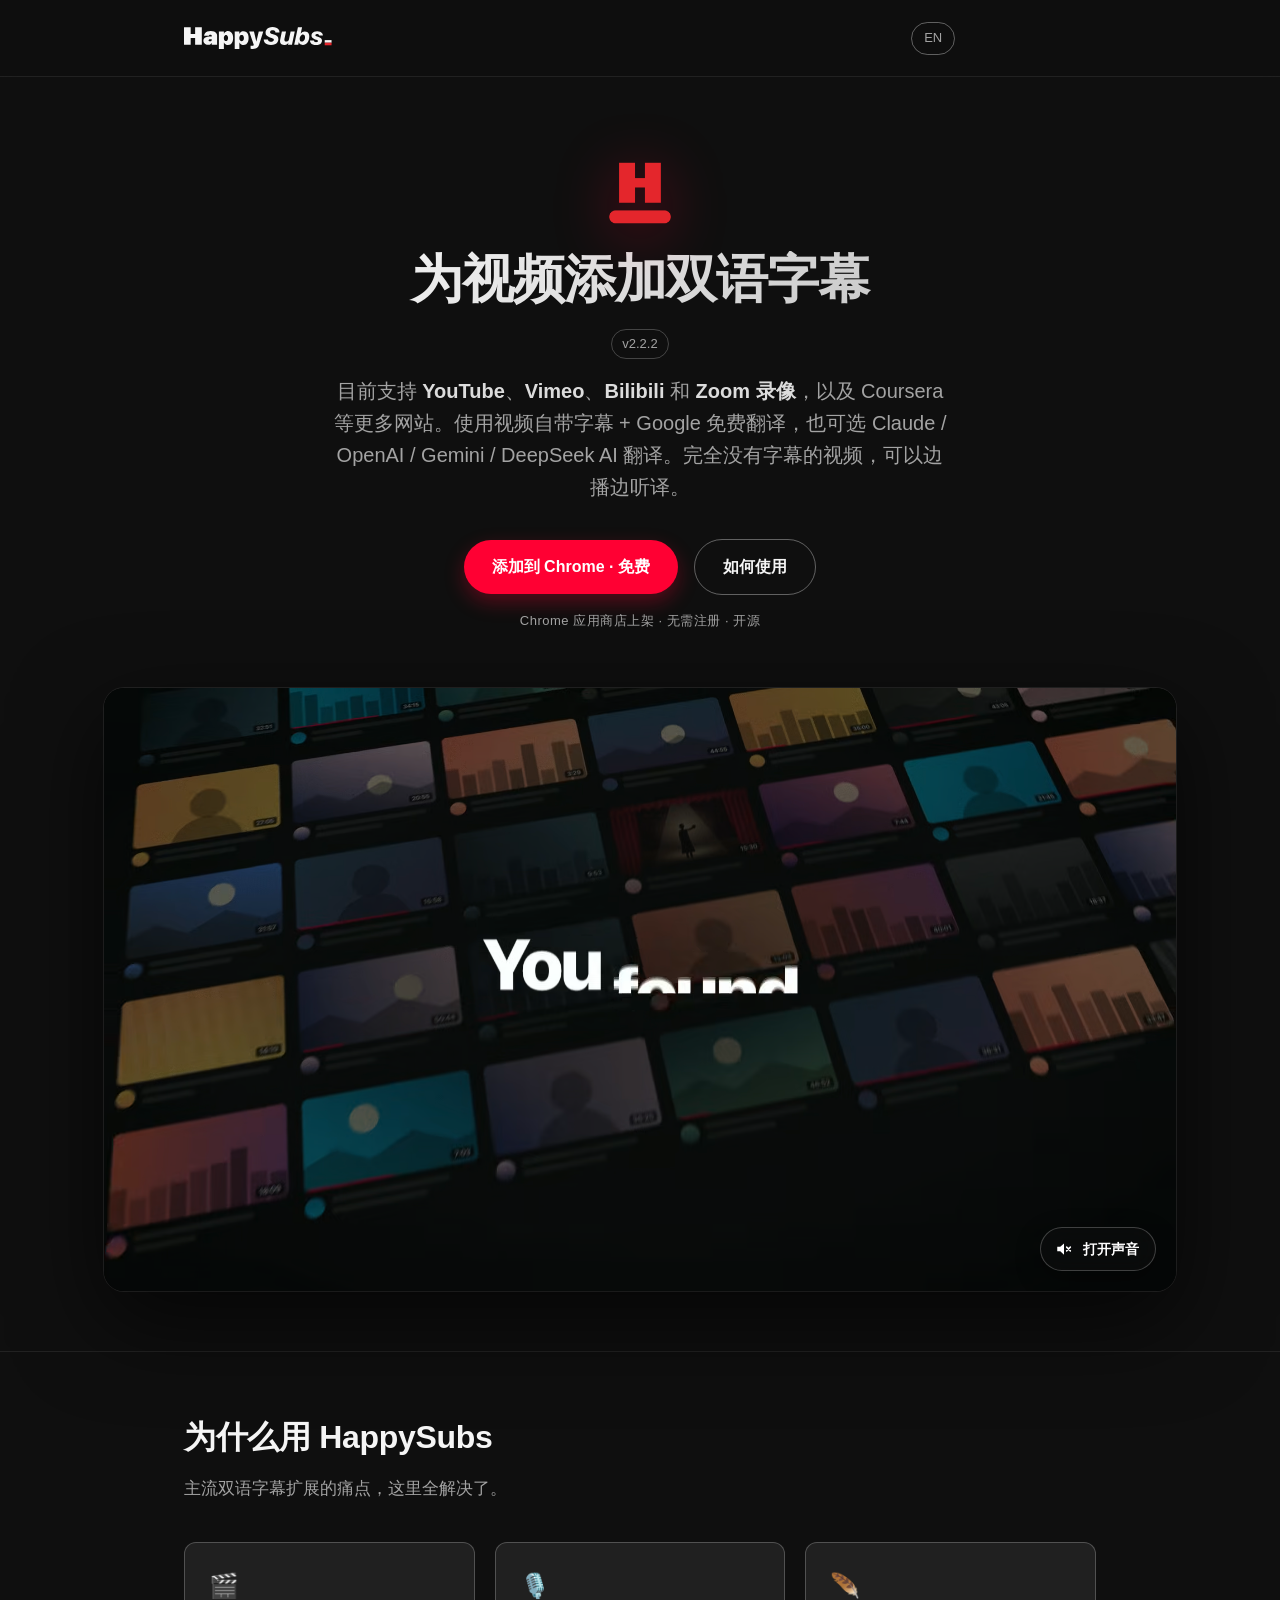
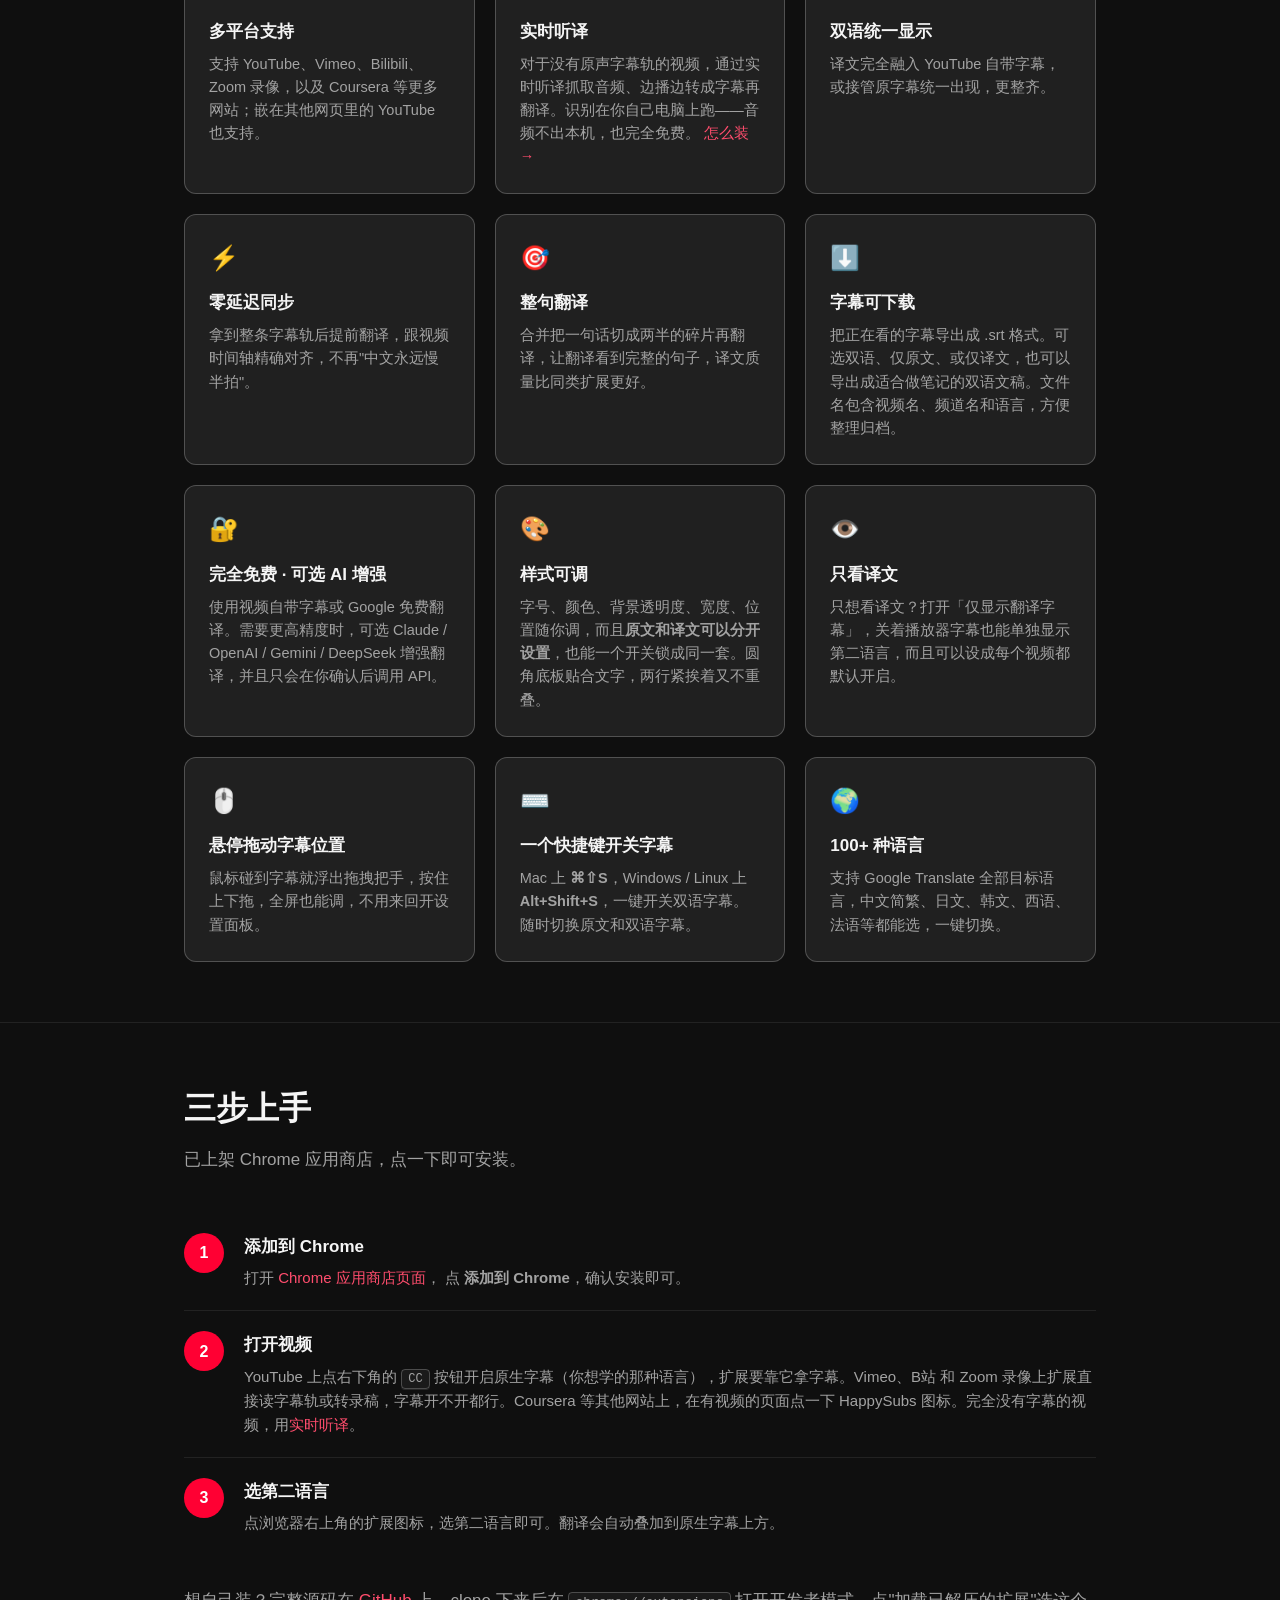
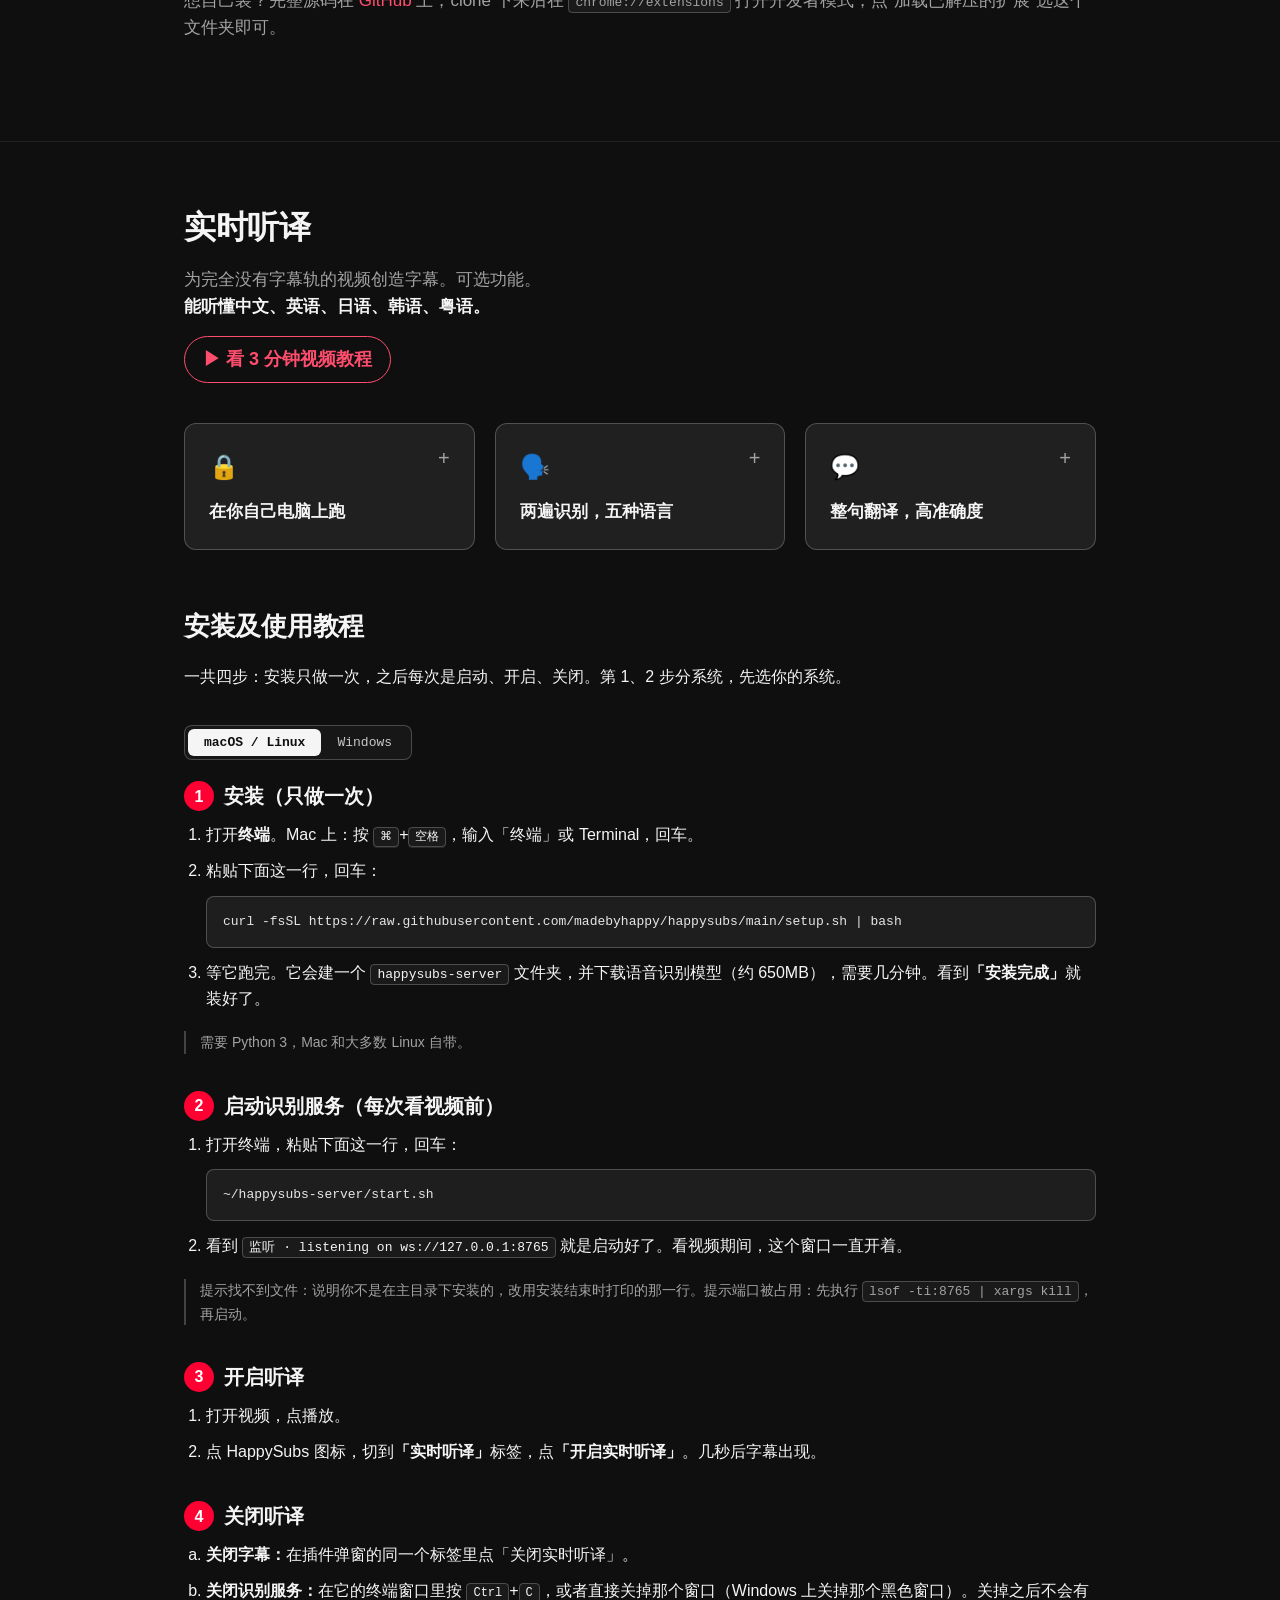
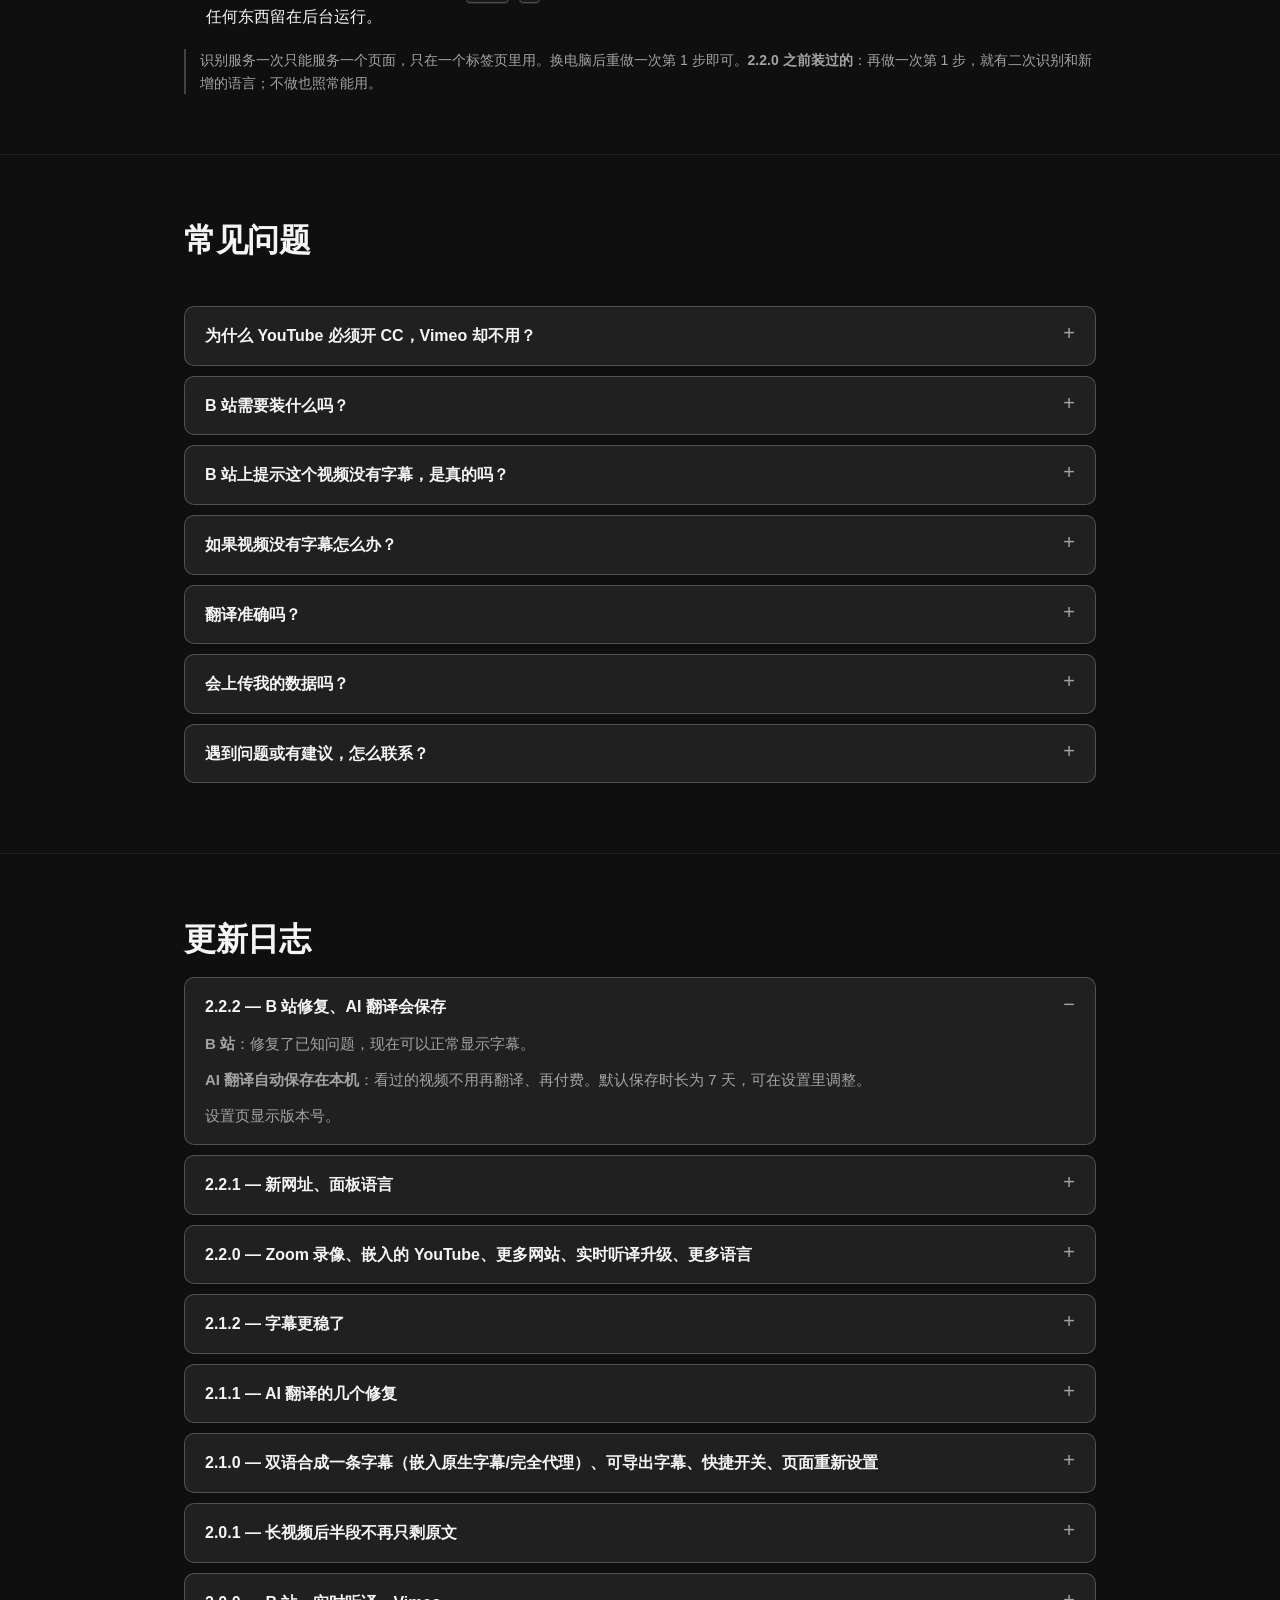
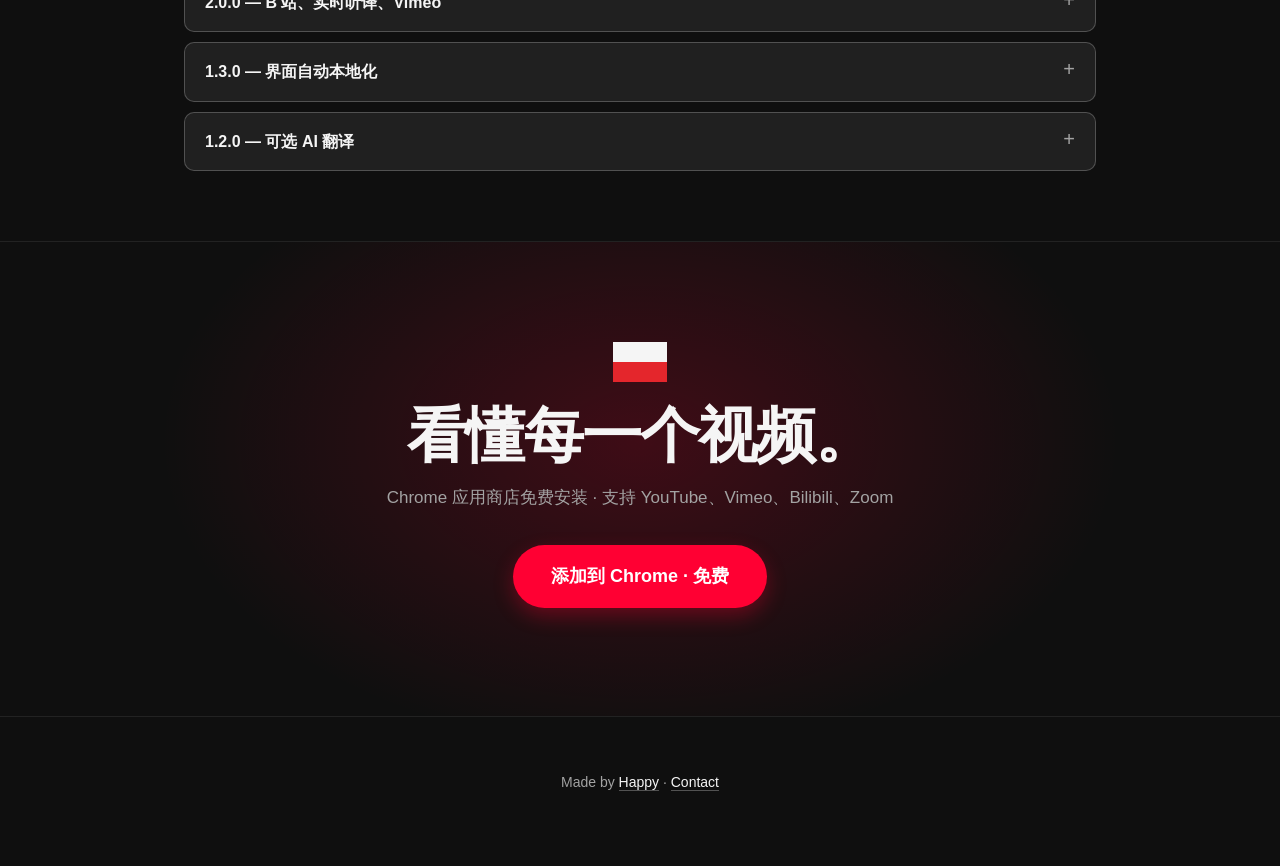
<file: docs/index.html>
<!doctype html>
<html lang="zh-Hans">
<head>
  <meta charset="utf-8" />
  <meta name="viewport" content="width=device-width, initial-scale=1" />
  <!-- Google Analytics, on this page only (privacy.html, "This Website"). It
       loads on the live site alone, so a local preview sends nothing; the
       events below still land in window.dataLayer there, which is how to
       check them. -->
  <script>
    window.dataLayer = window.dataLayer || [];
    function gtag() { dataLayer.push(arguments); }
    if (location.hostname === "madebyhappy.github.io") {
      gtag("js", new Date());
      gtag("config", "G-KTTF39Q4P2");
      const tag = document.createElement("script");
      tag.async = true;
      tag.src = "https://www.googletagmanager.com/gtag/js?id=G-KTTF39Q4P2";
      document.head.appendChild(tag);
    }
  </script>
  <title>HappySubs — 双语字幕与实时听译 For YouTube / Vimeo / Zoom / Bilibili</title>
  <meta name="description" content="在 YouTube、Vimeo、B站 和 Zoom 录像上同时显示两种语言的字幕；没有字幕的视频还能实时听译。使用自带字幕或Google免费翻译，支持使用Claude / OpenAI / Gemini / DeepSeek 翻译。" />
  <link rel="icon" type="image/png" sizes="32x32" href="icons/icon32.png" />
  <link rel="icon" type="image/png" sizes="128x128" href="icons/icon128.png" />
  <!-- What a shared link unfurls into: the film's end card, with the button on it. -->
  <meta property="og:type" content="website" />
  <meta property="og:url" content="https://madebyhappy.github.io/happysubs/" />
  <meta property="og:title" content="HappySubs — Dual subtitles for YouTube, Vimeo, Zoom & Bilibili" />
  <meta property="og:description" content="Two subtitle languages at once, in sync to the frame. Free on the Chrome Web Store." />
  <meta property="og:image" content="https://madebyhappy.github.io/happysubs/media/happysubs-og.jpg" />
  <meta property="og:image:width" content="1200" />
  <meta property="og:image:height" content="630" />
  <meta name="twitter:card" content="summary_large_image" />
  <meta name="theme-color" content="#0f0f0f" />

  <style>
    :root {
      --bg: #0f0f0f;
      --bg-elev: #1a1a1a;
      --card: #202020;
      --text: #f5f5f5;
      --text-dim: #a3a3a3;
      --brand: #ff0033;
      --brand-2: #ff4d6d;
      /* Three weights of edge. On a near-black page one weight cannot do all
         three jobs: dividers should stay quiet, surfaces have to be findable,
         and anything clickable needs WCAG 1.4.11's 3:1 against the page. */
      --border: rgba(255,255,255,0.08);         /* dividers        1.2:1 */
      --border-surface: rgba(255,255,255,0.22); /* cards, code     2.0:1 */
      --border-control: rgba(255,255,255,0.34); /* buttons         3.1:1 */
    }
    * { box-sizing: border-box; }
    html, body {
      margin: 0;
      padding: 0;
      background: var(--bg);
      color: var(--text);
      font-family: -apple-system, BlinkMacSystemFont, "Segoe UI", "PingFang SC", "Microsoft YaHei", Roboto, sans-serif;
      line-height: 1.6;
      -webkit-font-smoothing: antialiased;
    }
    a { color: var(--brand-2); text-decoration: none; }
    a:hover { text-decoration: underline; }
    .container { max-width: 960px; margin: 0 auto; padding: 0 24px; }

    /* Nav */
    nav {
      padding: 20px 0;
      border-bottom: 1px solid var(--border);
      backdrop-filter: blur(10px);
      position: sticky;
      top: 0;
      background: rgba(15,15,15,0.85);
      z-index: 10;
    }
    nav .container { display: flex; align-items: center; justify-content: space-between; gap: 20px; }
    /* Section links: hidden over the hero, which is its own table of contents,
       and shown with the install button once it has scrolled away. */
    .nav-links {
      display: flex; gap: 22px; margin: 0 auto 0 36px;
      opacity: 0; visibility: hidden; transform: translateY(-6px);
      transition: opacity .2s, transform .2s, visibility .2s;
    }
    .nav-links.show { opacity: 1; visibility: visible; transform: none; }
    .nav-links a { color: var(--text-dim); font-size: 14px; font-weight: 500; white-space: nowrap; }
    .nav-links a:hover, .nav-links a.here { color: var(--text); text-decoration: none; }
    @media (max-width: 860px) { .nav-links { display: none; } }
    /* A jump lands with the heading clear of the sticky nav. */
    section[id] { scroll-margin-top: 76px; }
    html { scroll-behavior: smooth; }
    @media (prefers-reduced-motion: reduce) { html { scroll-behavior: auto; } }
    .logo { display: flex; align-items: center; color: inherit; text-decoration: none; }
    /* The wordmark is 6.72:1, so height alone sizes it. It draws in
       currentColor, which keeps it legible on this dark nav. */
    .logo-mark { height: 22px; width: auto; display: block; }
    nav a.gh { color: var(--text-dim); font-size: 14px; }
    .lang-toggle {
      background: transparent;
      color: var(--text-dim);
      border: 1px solid var(--border-control);
      border-radius: 999px;
      padding: 5px 12px;
      font: inherit;
      font-size: 13px;
      cursor: pointer;
      margin-right: 12px;
    }
    .lang-toggle:hover {
      color: var(--text);
      background: rgba(255,255,255,0.08);
      border-color: rgba(255,255,255,0.55);
    }
    .nav-right { display: flex; align-items: center; }

    /* Hero */
    .hero { padding: 80px 0 60px; text-align: center; }
    /* The nav already carries the wordmark, so the hero takes the app mark
       instead of repeating it — and the mark is what people look for in the
       Chrome toolbar afterwards. 64px off a 128px asset stays crisp on retina. */
    /* The mark has a transparent ground, so it reads as the red H itself on
       this page rather than as a tile — no radius to round, just the glow. */
    .hero-mark {
      width: 72px; height: 72px; display: block; margin: 0 auto 22px;
      filter: drop-shadow(0 10px 30px rgba(255, 0, 51, 0.38));
    }
    .hero h1 {
      font-size: 52px;
      line-height: 1.1;
      margin: 0 0 20px;
      font-weight: 800;
      letter-spacing: -0.02em;
      background: linear-gradient(135deg, #fff 0%, #bbb 100%);
      -webkit-background-clip: text;
      -webkit-text-fill-color: transparent;
      background-clip: text;
    }
    .hero p.sub {
      font-size: 20px;
      color: var(--text-dim);
      max-width: 620px;
      margin: 0 auto 36px;
    }
    .hero p.sub strong { color: #dcdcdc; font-weight: 600; }
    .cta {
      display: inline-flex; align-items: center; gap: 8px;
      background: var(--brand);
      color: white;
      padding: 14px 28px;
      border-radius: 999px;
      font-weight: 700;
      font-size: 16px;
      transition: transform .15s, box-shadow .15s;
      box-shadow: 0 8px 20px rgba(255,0,51,0.3);
    }
    .cta:hover { transform: translateY(-1px); box-shadow: 0 10px 24px rgba(255,0,51,0.4); text-decoration: none; }
    .cta-secondary {
      display: inline-flex; align-items: center; gap: 8px;
      color: var(--text);
      padding: 14px 28px;
      border-radius: 999px;
      font-weight: 600;
      font-size: 16px;
      margin-left: 12px;
      border: 1px solid var(--border-control);
    }
    .cta-secondary:hover {
      background: rgba(255,255,255,0.09);
      border-color: rgba(255,255,255,0.55);
      text-decoration: none;
    }
    /* Setup commands for the live-transcription service. */
    pre.cmd {
      background: #1e1e1e;
      border: 1px solid var(--border-surface);
      border-radius: 8px;
      padding: 14px 16px;
      overflow-x: auto;
      font: 13px/1.7 ui-monospace, SFMono-Regular, Menlo, Consolas, monospace;
      color: #e6e6e6;
      margin: 12px 0;
    }
    /* macOS / Windows switch above the setup commands. Deliberately not a pill:
       the pills on this page all navigate somewhere, and this one only swaps
       what is shown below it. A segmented control in the same corner radius and
       monospace face as pre.cmd reads as part of the command block instead. */
    .os-tabs {
      display: inline-flex;
      padding: 3px;
      margin: 20px 0 2px;
      background: #171717;
      border: 1px solid var(--border-surface);
      border-radius: 8px;
    }
    .os-tab {
      padding: 6px 16px;
      border: 0;
      border-radius: 6px;
      background: transparent;
      color: #c8c8c8;
      font: 13px ui-monospace, SFMono-Regular, Menlo, Consolas, monospace;
      cursor: pointer;
      transition: color 0.12s ease, background 0.12s ease;
    }
    .os-tab:hover { color: var(--text); background: rgba(255,255,255,0.07); }
    .os-tab[aria-selected="true"] {
      /* Inverted rather than brand-red: on a page this dark, anything short of
         a light fill disappears — but red here would read as "do something",
         and this only chooses which commands are shown. */
      background: var(--text);
      color: #0f0f0f;
      font-weight: 700;
    }
    .os-panel[hidden] { display: none; }
    .os-panel ol, #live .container > ol { padding-left: 22px; margin: 10px 0; }
    .os-panel ol li, #live .container > ol li { margin: 10px 0; }
    .os-panel ol li p { margin: 0 0 8px; }
    /* The numbered steps of the setup walkthrough. */
    /* Heads the four steps, so it has to read a size above their h4s. */
    #live .setup-title {
      font-size: 26px;
      font-weight: 800;
      letter-spacing: -0.01em;
      margin: 56px 0 10px;
    }
    #live h4 { font-size: 18px; font-weight: 700; margin: 30px 0 8px; }
    /* Steps 1-4 get a numbered badge so they stand apart from the
       numbered sub-steps (1. 2. …) listed under each. */
    #live h4.live-step { display: flex; align-items: center; gap: 10px; font-size: 20px; margin-top: 36px; }
    #live .step-no {
      flex: none;
      display: inline-grid;
      place-items: center;
      width: 30px;
      height: 30px;
      border-radius: 50%;
      background: var(--brand);
      color: #fff;
      font-size: 16px;
      font-weight: 800;
    }
    #live .os-panel h4:first-child { margin-top: 18px; }
    .features-2 {
      grid-template-columns: repeat(auto-fit, minmax(260px, 1fr));
      max-width: 1040px;
      margin: 0 auto;
    }
    .live-note {
      border-left: 2px solid var(--border-surface);
      padding-left: 14px;
      color: var(--text-dim);
      font-size: 14px;
      margin: 20px 0 0;
    }
    .version-pill {
      display: inline-flex;
      align-items: center;
      gap: 6px;
      color: var(--text-dim);
      border: 1px solid var(--border-surface);
      border-radius: 999px;
      padding: 4px 10px;
      font-size: 13px;
      margin-bottom: 16px;
    }

    /* Trust line under the two buttons: the three doubts that stop an install. */
    .cta-meta {
      margin: 16px 0 0;
      color: var(--text-dim);
      font-size: 13px;
      letter-spacing: 0.04em;
    }

    /* ---- The film ----
       The 30-second piece is part of the page, not a player. It rises into
       place as you scroll to it, plays by itself once it is mostly in view,
       pauses when it leaves, and plays once: it stops on its end card, where
       the "Add to Chrome" button it draws is a real link. A browser only lets
       video start on its own while silent, so while it plays the one control
       is sound; once it stops, the one control is replay. */
    .film {
      position: relative;
      max-width: 1120px;
      margin: 56px auto 0;
      padding: 0 24px;
    }
    .film-bloom {
      position: absolute;
      left: 6%; right: 6%; top: 8%; height: 84%;
      background: radial-gradient(closest-side, rgba(255,0,51,0.28), transparent);
      filter: blur(30px);
      pointer-events: none;
    }
    .film-frame {
      position: relative;
      aspect-ratio: 16 / 9;
      border-radius: 20px;
      overflow: hidden;
      background: #000;
      box-shadow: 0 0 0 1px rgba(255,255,255,0.08), 0 30px 90px rgba(0,0,0,0.65);
    }
    .film-frame video {
      position: absolute;
      inset: 0;
      width: 100%;
      height: 100%;
      display: block;
      object-fit: cover;
    }
    /* Scroll-linked where the browser can (Chrome — nearly everyone who comes
       here for a Chrome extension); elsewhere it simply sits in place. */
    @supports (animation-timeline: view()) {
      .film-frame {
        animation: film-rise linear both;
        animation-timeline: view();
        animation-range: entry 0% cover 45%;
      }
      @keyframes film-rise {
        from { transform: translateY(80px) scale(0.88); opacity: 0.3; }
        to { transform: none; opacity: 1; }
      }
    }

    /* Frosted pill in the corner, the popup's glass. */
    .film-btn {
      position: absolute;
      right: 20px;
      bottom: 20px;
      display: inline-flex;
      align-items: center;
      gap: 10px;
      height: 44px;
      padding: 0 17px 0 15px;
      border: 0;
      border-radius: 999px;
      background: rgba(15,15,15,0.55);
      -webkit-backdrop-filter: blur(12px) saturate(1.4);
      backdrop-filter: blur(12px) saturate(1.4);
      box-shadow: inset 0 0 0 1px rgba(255,255,255,0.22), 0 8px 24px rgba(0,0,0,0.35);
      color: #fff;
      font: inherit;
      font-size: 14px;
      font-weight: 600;
      cursor: pointer;
      -webkit-tap-highlight-color: transparent;
      transition: background .15s, box-shadow .15s, transform .15s;
    }
    .film-btn:hover {
      background: var(--brand);
      box-shadow: 0 8px 24px rgba(255,0,51,0.45);
      transform: translateY(-1px);
    }
    .film-btn:focus-visible { outline: 2px solid #fff; outline-offset: 3px; }
    .film-btn svg { display: block; width: 18px; height: 18px; }

    /* Sound. Muted it offers to turn sound on; with sound, three bars move to
       the music and it offers to mute. For visitors who asked for less motion
       or data the film waits, and the same button plays it. */
    .film-sound .eq { display: flex; align-items: flex-end; gap: 3px; width: 18px; height: 15px; }
    .film-sound .eq i {
      flex: 1;
      height: 100%;
      border-radius: 1px;
      background: #fff;
      transform-origin: 50% 100%;
      animation: eq .7s ease-in-out infinite alternate;
    }
    .film-sound .eq i:nth-child(2) { animation-duration: .45s; animation-delay: -.2s; }
    .film-sound .eq i:nth-child(3) { animation-duration: .6s; animation-delay: -.35s; }
    @keyframes eq { from { transform: scaleY(0.25); } to { transform: scaleY(1); } }
    .film-sound .eq, .film-sound .ic-play, .film-sound .lbl-mute, .film-sound .lbl-play { display: none; }
    .film-sound[data-sound="on"] .eq,
    .film-sound[data-sound="on"] .lbl-mute { display: flex; }
    .film-sound[data-sound="on"] .ic-muted,
    .film-sound[data-sound="on"] .lbl-on { display: none; }
    .film[data-mode="static"] .film-sound .ic-play,
    .film[data-mode="static"] .film-sound .lbl-play { display: block; }
    .film[data-mode="static"] .film-sound .ic-muted,
    .film[data-mode="static"] .film-sound .lbl-on { display: none; }

    /* Once it has stopped on the end card, sound has nothing left to do and
       replay takes its corner. */
    .film-replay { display: none; }
    .film-replay svg { transition: transform .35s cubic-bezier(.2,.8,.2,1); }
    .film-replay:hover svg { transform: rotate(-200deg); }
    .film.is-ended .film-replay { display: inline-flex; }
    .film.is-ended .film-sound { display: none; }

    /* The link laid over the button the film draws on its end card. The
       picture already shows the button, so this only adds the response: a
       ring that pulses three times as it comes up, and a lift on hover. Pointer only —
       the same link is a tab stop in the hero and the nav. */
    .film-hotspot {
      position: absolute;
      left: 37.48%; top: 68.89%;
      width: 25.04%; height: 7.41%;
      border-radius: 999px;
      visibility: hidden;
      transition: box-shadow .15s, background .15s;
    }
    .film-hotspot.on { visibility: visible; }
    .film-hotspot.on::after {
      content: "";
      position: absolute;
      inset: 0;
      border-radius: inherit;
      box-shadow: 0 0 0 2px rgba(255,255,255,0.9);
      animation: hotspot-ping 1.6s ease-out 3;
      opacity: 0;
    }
    .film-hotspot:hover {
      background: rgba(255,255,255,0.14);
      box-shadow: 0 0 0 3px rgba(255,255,255,0.85), 0 0 36px rgba(255,0,51,0.75);
      text-decoration: none;
    }
    @keyframes hotspot-ping {
      0% { opacity: 1; transform: scale(1); }
      100% { opacity: 0; transform: scale(1.28, 1.7); }
    }
    @media (prefers-reduced-motion: reduce) {
      .film-frame, .film-sound .eq i { animation: none; }
    }

    /* ---- Nav button ----
       Appears once the hero's own button has scrolled away, so the way to
       install is never more than one click from wherever you are reading. */
    .nav-cta {
      display: inline-flex;
      align-items: center;
      background: var(--brand);
      color: #fff;
      font-weight: 700;
      font-size: 14px;
      padding: 7px 15px;
      border-radius: 999px;
      box-shadow: 0 6px 16px rgba(255,0,51,0.3);
      white-space: nowrap;
      opacity: 0;
      visibility: hidden;
      transform: translateY(-6px);
      transition: opacity .2s, transform .2s, visibility .2s, filter .15s;
    }
    .nav-cta.show { opacity: 1; visibility: visible; transform: none; }
    .nav-cta:hover { text-decoration: none; filter: brightness(1.1); }

    /* ---- Closing call ----
       The last thing on the page is the reason to have read it. */
    .closing {
      text-align: center;
      padding: 100px 0 108px;
      position: relative;
      overflow: hidden;
    }
    .closing::before {
      content: "";
      position: absolute;
      left: 50%; top: 42%;
      width: 960px; height: 620px;
      transform: translate(-50%, -50%);
      background: radial-gradient(closest-side, rgba(255,0,51,0.2), transparent);
      pointer-events: none;
    }
    .closing .container { position: relative; }
    .closing h2 {
      font-size: 60px;
      line-height: 1.06;
      letter-spacing: -0.03em;
      margin: 22px 0 16px;
    }
    .closing p { color: var(--text-dim); font-size: 17px; margin: 0 0 34px; }
    .cta-lg { font-size: 18px; padding: 17px 38px; }
    /* The wordmark's two bars — the original line over the translation —
       blinking like the text cursor they are in the film. */
    .bars { display: inline-flex; flex-direction: column; animation: blink 1.1s steps(1) infinite; }
    .bars i { display: block; width: 54px; height: 20px; background: #f5f5f5; }
    .bars i + i { background: #e4262c; }
    @keyframes blink { 50% { opacity: 0; } }
    @media (prefers-reduced-motion: reduce) {
      .bars, .film-hotspot.on::after { animation: none; }
    }

    /* Features */
    section { padding: 60px 0; border-top: 1px solid var(--border); }
    section h2 {
      font-size: 32px;
      margin: 0 0 12px;
      font-weight: 800;
      letter-spacing: -0.01em;
    }
    section p.section-desc {
      color: var(--text-dim);
      font-size: 17px;
      margin: 0 0 40px;
    }
    .section-desc .langs { color: var(--text); }
    .section-desc .langs em { font-style: normal; }
    .section-desc .video-guide {
      display: inline-block;
      margin-top: 16px;
      padding: 8px 18px;
      border: 1px solid var(--brand-2);
      border-radius: 999px;
      font-size: 18px;
      font-weight: 700;
    }
    .section-desc .video-guide:hover { background: rgba(255,77,109,0.12); }
    .features {
      display: grid;
      grid-template-columns: repeat(auto-fit, minmax(260px, 1fr));
      gap: 20px;
    }
    .feature {
      background: var(--card);
      padding: 24px;
      border-radius: 12px;
      border: 1px solid var(--border-surface);
    }
    .feature .icon {
      font-size: 24px;
      margin-bottom: 12px;
    }
    .feature h3 {
      margin: 0 0 8px;
      font-size: 17px;
      font-weight: 700;
    }
    .feature p {
      margin: 0;
      color: var(--text-dim);
      font-size: 14.5px;
    }

    /* Steps */
    .steps { counter-reset: step; }
    .step {
      display: flex;
      gap: 20px;
      padding: 20px 0;
      border-bottom: 1px solid var(--border);
    }
    .step:last-child { border-bottom: none; }
    .step .num {
      flex: 0 0 40px;
      height: 40px;
      background: var(--brand);
      color: white;
      border-radius: 50%;
      display: flex;
      align-items: center;
      justify-content: center;
      font-weight: 800;
      font-size: 16px;
    }
    .step .body h3 {
      margin: 0 0 6px;
      font-size: 17px;
      font-weight: 700;
    }
    .step .body p {
      margin: 0;
      color: var(--text-dim);
      font-size: 15px;
    }
    code, kbd {
      font-family: ui-monospace, "SF Mono", Menlo, Consolas, monospace;
      background: var(--bg-elev);
      padding: 2px 6px;
      border-radius: 4px;
      font-size: 13px;
      border: 1px solid var(--border-surface);
    }
    kbd {
      font-size: 12px;
      box-shadow: 0 1px 0 rgba(255,255,255,0.1);
    }

    /* FAQ */
    details {
      background: var(--card);
      border: 1px solid var(--border-surface);
      border-radius: 10px;
      padding: 16px 20px;
      margin-bottom: 10px;
    }
    details summary {
      cursor: pointer;
      font-weight: 600;
      list-style: none;
    }
    details summary::-webkit-details-marker { display: none; }
    details summary::after {
      content: "+";
      float: right;
      color: var(--text-dim);
      font-weight: 400;
      font-size: 20px;
      line-height: 1;
    }
    details[open] summary::after { content: "−"; }
    details p {
      margin: 12px 0 0;
      color: var(--text-dim);
      font-size: 15px;
    }
    /* Live-transcription cards fold like the FAQ: title shown, detail on click.
       align-self keeps an opened card from stretching its closed neighbours. */
    details.feature { padding: 24px; margin: 0; align-self: start; position: relative; }
    details.feature summary::after { position: absolute; top: 24px; right: 24px; float: none; }
    details.feature summary .icon { display: block; }
    details.feature h3 { margin: 0; }
    details.feature p { margin-top: 10px; font-size: 14.5px; }

    /* Footer */
    footer {
      padding: 40px 0 60px;
      color: var(--text-dim);
      text-align: center;
      font-size: 14px;
      border-top: 1px solid var(--border);
    }
    footer a { color: var(--text-dim); }
    /* The name in the byline is a link; without a mark of its own it would be
       indistinguishable from the dim text around it. */
    footer a.more {
      color: var(--text);
      border-bottom: 1px solid rgba(255,255,255,0.28);
    }
    footer a.more:hover { border-bottom-color: var(--text); text-decoration: none; }
    /* The contact address is one long word; on a phone it has to be allowed to wrap. */
    a[href^="mailto:"] { overflow-wrap: anywhere; }

    @media (max-width: 640px) {
      .hero { padding: 50px 0 40px; }
      .hero-mark { width: 54px; height: 54px; margin-bottom: 14px; }
      .hero h1 { font-size: 36px; }
      .hero p.sub { font-size: 17px; }
      .cta-secondary { margin-left: 0; margin-top: 10px; }
      section { padding: 40px 0; }
      section h2 { font-size: 26px; }
      #live .setup-title { font-size: 22px; margin-top: 44px; }
      .film { margin-top: 40px; padding: 0 16px; }
      .film-frame { border-radius: 14px; }
      .film-btn { right: 10px; bottom: 10px; height: 36px; padding: 0 12px 0 11px; gap: 7px; font-size: 12px; }
      .film-btn svg { width: 15px; height: 15px; }
      .film-sound .eq { width: 15px; height: 12px; }
      .closing { padding: 64px 0 72px; }
      .closing h2 { font-size: 38px; }
      .cta-lg { font-size: 16px; padding: 15px 30px; }
    }
    /* The nav carries the wordmark, the language switch and, once scrolled,
       the install button — on a phone that only fits if each gives a little. */
    @media (max-width: 420px) {
      .logo-mark { height: 17px; }
      .lang-toggle { margin-right: 8px; padding: 4px 10px; }
      .nav-cta { font-size: 13px; padding: 6px 12px; }
    }
  </style>
</head>
<body>

  <nav>
    <div class="container">
      <a class="logo" href="./" aria-label="HappySubs">
        <svg class="logo-mark" viewBox="139 553 7754 1156" aria-hidden="true" focusable="false">
          <title>HappySubs</title>
          <!-- Wordmark in currentColor so one file serves light and dark; the bar
          below it keeps the brand red. -->
          <g fill="currentColor">
          <path d="M139.4,1483.69v-914.31h351.02v347.85h233.17v-347.85h351.02v914.31h-351.02v-353.56h-233.17v353.56H139.4Z"/>
          <path d="M1397.82,1491.99c-47.39,0-89.15-9.46-125.27-28.39-36.07-18.88-64.29-44.42-84.65-76.6-20.28-32.19-30.41-68.37-30.41-108.54v-.57c0-46.3,11.57-85.37,34.72-117.22,23.19-31.81,56.88-56.84,101.06-75.08,44.18-18.25,98.21-29.57,162.08-33.96l292.03-19.77v153.27l-244.39,17.55c-25.01,1.56-43.09,7.03-54.24,16.41s-16.73,21.71-16.73,37v.51c0,16.14,6.46,28.39,19.39,36.75,12.93,8.41,30.27,12.61,52.02,12.61,18.59,0,34.79-2.91,48.6-8.74,13.81-5.83,24.61-13.88,32.38-24.14,7.77-10.31,11.66-21.82,11.66-34.53v-220.81c0-17.28-5.64-30.98-16.92-41.12-11.28-10.18-28.79-15.27-52.53-15.27-24.25,0-42.92,4.46-56.01,13.37-13.14,8.91-20.91,19.41-23.32,31.49l-1.27,6.4h-250.72l.63-8.43c3.84-49.42,19.83-92.19,47.96-128.31,28.13-36.12,67.44-64.04,117.92-83.76,50.48-19.73,110.95-29.59,181.4-29.59s125.6,10.2,175.83,30.6c50.18,20.44,89.28,48.87,117.28,85.28,27.96,36.45,41.95,78.59,41.95,126.41v478.89h-282.21v-93.27h-5.45c-13.18,21.67-28.98,40.15-47.39,55.44-18.46,15.25-39.79,26.76-64,34.53-24.25,7.73-51.39,11.6-81.42,11.6Z"/>
          <path d="M1972.57,1705.45v-921.97h262.25v126.34h5.77c10.94-29.61,26.21-55,45.81-76.16,19.64-21.16,42.98-37.36,70.01-48.6,27.03-11.19,57.05-16.79,90.04-16.79,58.76,0,108.5,14.05,149.22,42.14,40.76,28.09,71.79,69.3,93.08,123.62,21.29,54.32,31.93,120.64,31.93,198.95v.63c0,77.85-10.43,143.94-31.3,198.26-20.87,54.32-51.45,95.74-91.75,124.25-40.34,28.55-89.68,42.83-148.01,42.83-33.84,0-64.59-5.51-92.25-16.54-27.71-10.98-51.47-26.63-71.28-46.95-19.85-20.32-35.23-44.65-46.13-72.99h-5.13v342.98h-262.25ZM2344.37,1287.96c22.56,0,42.07-6.27,58.55-18.82,16.47-12.55,29.21-30.33,38.21-53.35,9-22.98,13.5-50.37,13.5-82.18v-.63c0-32.23-4.6-59.86-13.81-82.88-9.21-23.02-22.05-40.59-38.52-52.72-16.52-12.12-35.82-18.18-57.91-18.18s-41.54,6.06-58.23,18.18c-16.73,12.12-29.67,29.67-38.84,52.65-9.17,23.02-13.75,50.88-13.75,83.57v.63c0,32.23,4.58,59.86,13.75,82.88,9.17,23.02,21.99,40.57,38.46,52.65,16.52,12.12,36.05,18.18,58.61,18.18Z"/>
          <path d="M2804.12,1705.45v-916.9h243.62v124.51h5.32c11.32-29.15,26.84-54.13,46.57-74.96,19.73-20.82,43.09-36.77,70.08-47.84,26.99-11.07,56.88-16.6,89.66-16.6,58.42,0,108.09,14.05,149.03,42.14,40.89,28.09,72.11,69.11,93.65,123.05,21.54,53.98,32.31,119.56,32.31,196.74v.63c0,76.79-10.6,142.16-31.81,196.1-21.16,53.94-52,95.15-92.51,123.62-40.47,28.47-89.68,42.71-147.63,42.71-33.5,0-64.04-5.45-91.62-16.35-27.63-10.86-51.41-26.32-71.34-46.38-19.98-20.06-35.63-44.1-46.95-72.11h-4.75v341.64h-243.62ZM3167.18,1301.59c24.54,0,45.79-6.72,63.74-20.15,17.95-13.47,31.81-32.55,41.56-57.22,9.72-24.67,14.57-54.01,14.57-88.01v-.63c0-34.51-4.96-64.1-14.89-88.77s-23.87-43.53-41.82-56.58c-17.91-13.05-38.97-19.58-63.17-19.58s-45.07,6.57-63.23,19.71c-18.16,13.09-32.27,31.98-42.33,56.65-10.05,24.67-15.08,54.39-15.08,89.15v.63c0,34.3,5.03,63.78,15.08,88.45,10.1,24.67,24.12,43.57,42.07,56.71,17.95,13.09,39.12,19.64,63.49,19.64Z"/>
          <path d="M3750.43,1708.37c-21.88,0-42.9-1.01-63.04-3.04-20.15-2.03-36.73-4.16-49.74-6.4v-162.84c7.52,1.48,17.74,3.04,30.67,4.69,12.93,1.69,28.11,2.53,45.56,2.53,23.74,0,42.43-3.78,56.07-11.34,13.6-7.56,23.06-18.92,28.39-34.09l5.07-14.07-237.29-690.2h248.5l133.76,564.87-24.9-43.34h35.36l-25.41,43.34,133.44-564.87h237.35l-219.8,687.03c-18.88,59.31-43.7,105.52-74.45,138.63-30.75,33.07-67.63,56.2-110.63,69.38-43.04,13.14-92.68,19.71-148.9,19.71Z"/>
          <path d="M4327.21,1214.53h221.19c2.91,20.99,11.83,39.66,26.74,56.01,14.87,16.39,34.38,29.21,58.55,38.46,24.12,9.25,51.13,13.88,81.04,13.88s54.83-3.93,76.54-11.79c21.75-7.86,38.76-18.86,51.01-33.01,12.25-14.15,18.37-30.96,18.37-50.44,0-22.68-7.94-41.25-23.82-55.69-15.88-14.45-46.97-28.77-93.27-42.96l-87.44-26.8c-76.25-23.32-133.95-55.42-173.1-96.31-39.16-40.93-58.74-92.55-58.74-154.86s15.76-112.02,47.27-156.63c31.47-44.61,74.85-79.18,130.14-103.72,55.25-24.54,118.44-36.81,189.58-36.81,74.68,0,139.44,11.3,194.27,33.9,54.83,22.64,97.2,55.08,127.1,97.32,29.95,42.24,45.07,92.91,45.37,152h-214.23c-.63-21.33-7.16-40.04-19.58-56.14-12.42-16.05-29.57-28.6-51.45-37.64-21.84-9.04-47.48-13.56-76.92-13.56s-52.19,4.18-72.55,12.55c-20.32,8.41-35.82,19.58-46.51,33.52-10.69,13.94-16.03,29.44-16.03,46.51,0,22.13,8.58,41.06,25.72,56.77,17.15,15.67,46.3,29.76,87.44,42.26l90.86,26.74c80.55,23.65,139.65,54.53,177.29,92.63,37.64,38.1,56.46,89.15,56.46,153.14,0,60.32-15.99,113.4-47.96,159.23s-76.96,81.65-134.96,107.46c-58,25.77-126.32,38.65-204.97,38.65s-144.99-11.21-202.19-33.64c-57.19-22.43-101.48-54.93-132.87-97.51-31.43-42.54-47.54-93.71-48.34-153.52Z"/>
          <path d="M5959.97,793.74l-146.81,689.94h-211.18l23.32-108.98h-4.5c-13.14,24.8-30.69,46.66-52.65,65.58-21.97,18.97-47.16,33.64-75.59,44.04-28.39,10.39-58.99,15.59-91.81,15.59-43.76,0-81.82-8.38-114.18-25.15-32.36-16.81-57.3-40.28-74.83-70.39-17.57-30.16-26.36-65.2-26.36-105.12,0-14.4.76-29.61,2.28-45.62,1.56-16.01,3.82-30.6,6.78-43.78l88.14-416.09h218.03l-81.42,380.87c-1.27,7.31-2.34,15.1-3.23,23.38-.84,8.28-1.27,15.88-1.27,22.81,0,32.36,8.85,57.15,26.55,74.39,17.74,17.23,43.13,25.85,76.16,25.85,23.44,0,44.65-5.26,63.62-15.78,18.92-10.56,34.85-25.45,47.77-44.67,12.93-19.22,22.18-42.07,27.75-68.56l84.71-398.29h218.72Z"/>
          <path d="M6385.25,1494.14c-33.96,0-65.45-5.72-94.47-17.17-29.06-11.45-53.71-27.54-73.94-48.28-20.28-20.78-34.66-44.94-43.15-72.49h-4.56l-27.12,127.48h-211.5l195.03-914.31h217.9l-70.08,324.73h5.26c20.74-34.64,49.59-61.78,86.55-81.42,36.96-19.6,77.64-29.4,122.03-29.4,48.24,0,89.95,10.86,125.14,32.57,35.19,21.67,62.39,52.67,81.61,93.01,19.18,40.34,28.77,88.66,28.77,144.97,0,61.38-8.28,118.61-24.84,171.71-16.56,53.14-39.94,99.88-70.14,140.22-30.16,40.34-65.81,71.81-106.95,94.41-41.18,22.64-86.36,33.96-135.53,33.96ZM6332.22,1320.09c23.57,0,45.47-6,65.71-17.99,20.19-12,37.78-28.74,52.78-50.25,14.95-21.46,26.61-46.32,34.98-74.58,8.36-28.22,12.55-58.36,12.55-90.42,0-41.35-10.1-74.26-30.29-98.72-20.19-24.5-47.71-36.75-82.56-36.75-23.23,0-45.09,6.23-65.58,18.69-20.53,12.46-38.48,29.65-53.86,51.58-15.38,21.88-27.44,46.95-36.18,75.21-8.7,28.26-13.05,58.25-13.05,89.97,0,39.88,10.54,72.04,31.62,96.5,21.08,24.5,49.04,36.75,83.89,36.75Z"/>
          <path d="M6838.16,1003.91c0-45.41,12.5-85.05,37.51-118.93s60.09-60.24,105.24-79.08c45.11-18.84,98.25-28.26,159.42-28.26,57.41,0,108.2,9.61,152.38,28.83,44.18,19.18,79.05,45.89,104.61,80.15,25.56,34.22,39.01,73.71,40.36,118.49h-196.17c-1.06-15.71-6.1-29.65-15.14-41.82-9.08-12.17-21.27-21.63-36.56-28.39-15.25-6.76-32.8-10.14-52.65-10.14-18.88,0-35.21,2.49-48.98,7.48-13.77,5.03-24.37,12.06-31.81,21.1-7.39,9.04-11.09,19.62-11.09,31.74,0,15.16,6.38,27.58,19.14,37.26,12.76,9.67,36.71,20.36,71.85,32.06l73.5,24.52c65.26,21.71,111.69,47.04,139.27,75.97,27.63,28.89,41.44,66.38,41.44,112.47s-13.03,87.04-39.09,121.97c-26.06,34.93-62.5,62.09-109.3,81.48-46.84,19.39-101.72,29.08-164.61,29.08s-119.63-9.69-167.27-29.08c-47.61-19.39-84.76-46.76-111.45-82.12-26.7-35.36-40.99-76.63-42.9-123.81h207.07c2.15,25.64,13.94,46.59,35.36,62.85,21.46,16.31,49.89,24.46,85.28,24.46,18.84,0,35.04-2.51,48.6-7.54,13.52-5.07,23.95-12.21,31.3-21.42,7.39-9.21,11.09-19.92,11.09-32.12,0-14.32-6.21-26.1-18.63-35.36-12.46-9.25-35.57-19.45-69.32-30.6l-61.84-20.66c-63.87-21.5-110.92-48.45-141.17-80.85-30.29-32.36-45.43-72.27-45.43-119.75Z"/>
          <rect x="7532.75" y="1241.83" width="359.99" height="136.04"/>
          </g>
          <g fill="#e4262c">
          <rect x="7532.75" y="1377.87" width="359.99" height="136.04"/>
          </g>
        </svg>
      </a>
      <div class="nav-links" id="navLinks">
        <a href="#features" data-en="Features">功能</a>
        <a href="#install" data-en="Install">安装</a>
        <a href="#live" data-en="Live transcription">实时听译</a>
        <a href="#faq" data-en="FAQ">常见问题</a>
        <a href="#changelog" data-en="Changelog">更新日志</a>
      </div>
      <div class="nav-right">
        <button class="lang-toggle" id="langToggle" type="button" aria-label="Switch language">EN</button>
        <a class="nav-cta" id="navCta" href="https://chromewebstore.google.com/detail/malocefbdblplamcmmmpilepcgllfmnf?utm_source=website&amp;utm_medium=nav&amp;utm_campaign=film_launch" target="_blank" rel="noopener" data-en="Add to Chrome">添加到 Chrome</a>
      </div>
    </div>
  </nav>

  <header class="hero">
    <div class="container">
      <img class="hero-mark" src="icons/icon128.png" width="128" height="128" alt="" />
      <h1 data-en="Dual subtitles for your videos">为视频添加双语字幕</h1>
      <div class="version-pill">v2.2.2</div>
      <p class="sub" data-en="Currently supports <strong>YouTube</strong>, <strong>Vimeo</strong>, <strong>Bilibili</strong> and <strong>Zoom recordings</strong>, plus more sites such as Coursera. Uses the video's own subtitles plus free Google Translate, with optional Claude / OpenAI / Gemini / DeepSeek AI translation. Videos with no subtitles at all can be transcribed as they play.">
        目前支持 <strong>YouTube</strong>、<strong>Vimeo</strong>、<strong>Bilibili</strong> 和 <strong>Zoom 录像</strong>，以及 Coursera 等更多网站。使用视频自带字幕 + Google 免费翻译，也可选 Claude / OpenAI / Gemini / DeepSeek AI 翻译。完全没有字幕的视频，可以边播边听译。
      </p>
      <a class="cta" id="heroCta" href="https://chromewebstore.google.com/detail/malocefbdblplamcmmmpilepcgllfmnf?utm_source=website&amp;utm_medium=hero&amp;utm_campaign=film_launch" target="_blank" rel="noopener" data-en="Add to Chrome — it’s free">
        添加到 Chrome · 免费
      </a>
      <a class="cta-secondary" href="#install" data-en="How to use">如何使用</a>
      <p class="cta-meta" data-en="On the Chrome Web Store · No sign-up · Open source">Chrome 应用商店上架 · 无需注册 · 开源</p>
    </div>

    <!-- Part of the page rather than a player: it plays by itself once it is
         mostly in view, once, and stops on its end card. The one control is
         sound, then replay. Without
         JavaScript it is a plain video with the browser's own controls. -->
    <figure class="film" id="film" data-mode="auto">
      <div class="film-bloom" aria-hidden="true"></div>
      <div class="film-frame">
        <video controls playsinline muted preload="none" poster="media/happysubs-film-poster.jpg"
               aria-label="HappySubs 30 秒短片：任何外语视频，一键加上双语字幕"
               data-en-aria="HappySubs in 30 seconds: any video, in your language, with dual subtitles">
          <source src="media/happysubs-film-v2.webm" type='video/webm; codecs="av01.0.09M.10, opus"' />
          <source src="media/happysubs-film-v2.mp4" type="video/mp4" />
        </video>
        <a class="film-hotspot" href="https://chromewebstore.google.com/detail/malocefbdblplamcmmmpilepcgllfmnf?utm_source=website&amp;utm_medium=film_endcard&amp;utm_campaign=film_launch"
           target="_blank" rel="noopener" tabindex="-1" aria-hidden="true"></a>
        <button class="film-btn film-sound" type="button" data-sound="off">
          <svg class="ic-muted" viewBox="0 0 24 24" aria-hidden="true"><path d="M3 9h4l5-4.5v15L7 15H3z" fill="currentColor"/><path d="M15.5 9.5l5 5m0-5l-5 5" fill="none" stroke="currentColor" stroke-width="2" stroke-linecap="round"/></svg>
          <svg class="ic-play" viewBox="0 0 24 24" aria-hidden="true"><path d="M7 4.5v15l12.5-7.5z" fill="currentColor"/></svg>
          <span class="eq" aria-hidden="true"><i></i><i></i><i></i></span>
          <span class="lbl-on" data-en="Sound on">打开声音</span>
          <span class="lbl-mute" data-en="Mute">静音</span>
          <span class="lbl-play" data-en="Play">播放</span>
        </button>
        <button class="film-btn film-replay" type="button">
          <svg viewBox="0 0 24 24" aria-hidden="true"><path d="M12 5V2L7 6l5 4V7a5 5 0 11-5 5H5a7 7 0 107-7z" fill="currentColor"/></svg>
          <span data-en="Replay">重播</span>
        </button>
      </div>
    </figure>
  </header>

  <section id="features">
    <div class="container">
      <h2 data-en="Why HappySubs">为什么用 HappySubs</h2>
      <p class="section-desc" data-en="The rough edges of other dual-subtitle extensions, fixed.">主流双语字幕扩展的痛点，这里全解决了。</p>
      <div class="features">
        <div class="feature">
          <div class="icon">🎬</div>
          <h3 data-en="Many platforms">多平台支持</h3>
          <p data-en="YouTube, Vimeo, Bilibili and Zoom recordings, and more sites such as Coursera — YouTube embedded in other pages included.">支持 YouTube、Vimeo、Bilibili、Zoom 录像，以及 Coursera 等更多网站；嵌在其他网页里的 YouTube 也支持。</p>
        </div>
        <div class="feature">
          <div class="icon">🎙️</div>
          <h3 data-en="Live transcription">实时听译</h3>
          <p data-en="For videos with no subtitle track of their own, live transcription taps the audio, captions it as it plays and translates that. Recognition runs on your own computer — the audio never leaves it, and it is completely free. <a href=&quot;#live&quot;>How to set it up →</a>">对于没有原声字幕轨的视频，通过实时听译抓取音频、边播边转成字幕再翻译。识别在你自己电脑上跑——音频不出本机，也完全免费。 <a href="#live">怎么装 →</a></p>
        </div>
        <div class="feature">
          <div class="icon">🪶</div>
          <h3 data-en="Both languages, one look">双语统一显示</h3>
          <p data-en="The translation blends into YouTube&#39;s own caption, or the extension takes the caption over and shows both languages as one. Either way, tidier.">译文完全融入 YouTube 自带字幕，或接管原字幕统一出现，更整齐。</p>
        </div>
        <div class="feature">
          <div class="icon">⚡</div>
          <h3 data-en="Zero-lag sync">零延迟同步</h3>
          <p data-en="Grabs the whole caption track and translates it upfront, so the second language stays perfectly aligned with the video timeline — no more half-second lag.">拿到整条字幕轨后提前翻译，跟视频时间轴精确对齐，不再"中文永远慢半拍"。</p>
        </div>
        <div class="feature">
          <div class="icon">🎯</div>
          <h3 data-en="Full-sentence translation">整句翻译</h3>
          <p data-en="Merges the fragments that split a sentence in half before translating, so the translator sees the whole clause — noticeably cleaner results than most alternatives.">合并把一句话切成两半的碎片再翻译，让翻译看到完整的句子，译文质量比同类扩展更好。</p>
        </div>
        <div class="feature">
          <div class="icon">⬇️</div>
          <h3 data-en="Download the subtitles">字幕可下载</h3>
          <p data-en="Export what you are watching as an .srt file. Choose both languages, the original alone, or the translation alone — or a bilingual transcript to read as notes. The filename carries the video, the channel and the languages, so a folder of them stays easy to sort through.">把正在看的字幕导出成 .srt 格式。可选双语、仅原文、或仅译文，也可以导出成适合做笔记的双语文稿。文件名包含视频名、频道名和语言，方便整理归档。</p>
        </div>
        <div class="feature">
          <div class="icon">🔐</div>
          <h3 data-en="Free forever · optional AI upgrade">完全免费 · 可选 AI 增强</h3>
          <p data-en="Use native captions or free Google Translate. When you need higher accuracy, optionally enhance translations with Claude, OpenAI, Gemini or DeepSeek — APIs are called only after you confirm.">使用视频自带字幕或 Google 免费翻译。需要更高精度时，可选 Claude / OpenAI / Gemini / DeepSeek 增强翻译，并且只会在你确认后调用 API。</p>
        </div>
        <div class="feature">
          <div class="icon">🎨</div>
          <h3 data-en="Customizable style">样式可调</h3>
          <p data-en="Size, colour, background transparency, width and position — and <strong>the original and the translation can be set separately</strong>, or locked together with one switch. Rounded plates hug the words, and the two rows sit tight without overlapping.">字号、颜色、背景透明度、宽度、位置随你调，而且<strong>原文和译文可以分开设置</strong>，也能一个开关锁成同一套。圆角底板贴合文字，两行紧挨着又不重叠。</p>
        </div>
        <div class="feature">
          <div class="icon">👁️</div>
          <h3 data-en="Translation only">只看译文</h3>
          <p data-en="Prefer to read only the translation? Turn on Translation only and the second language shows on its own, with the player's captions closed — and it can stay on for every video you open.">只想看译文？打开「仅显示翻译字幕」，关着播放器字幕也能单独显示第二语言，而且可以设成每个视频都默认开启。</p>
        </div>
        <div class="feature">
          <div class="icon">🖱️</div>
          <h3 data-en="Drag to reposition">悬停拖动字幕位置</h3>
          <p data-en="Hover the subtitle and a drag handle appears — press and drag vertically to reposition, fullscreen included. No trip to a settings panel.">鼠标碰到字幕就浮出拖拽把手，按住上下拖，全屏也能调，不用来回开设置面板。</p>
        </div>
        <div class="feature">
          <div class="icon">⌨️</div>
          <h3 data-en="One key for both languages">一个快捷键开关字幕</h3>
          <p data-en="<strong>⌘⇧S</strong> on a Mac, <strong>Alt+Shift+S</strong> on Windows and Linux, one key for the second language. Switch between the original alone and both languages whenever you like.">Mac 上 <strong>⌘⇧S</strong>，Windows / Linux 上 <strong>Alt+Shift+S</strong>，一键开关双语字幕。随时切换原文和双语字幕。</p>
        </div>
        <div class="feature">
          <div class="icon">🌍</div>
          <h3 data-en="100+ languages">100+ 种语言</h3>
          <p data-en="Supports every target language Google Translate offers — Simplified/Traditional Chinese, Japanese, Korean, Spanish, French and more, switchable in one click.">支持 Google Translate 全部目标语言，中文简繁、日文、韩文、西语、法语等都能选，一键切换。</p>
        </div>
      </div>
    </div>
  </section>

  <section id="install">
    <div class="container">
      <h2 data-en="Get started in three steps">三步上手</h2>
      <p class="section-desc" data-en="Now on the Chrome Web Store — one click to install.">已上架 Chrome 应用商店，点一下即可安装。</p>

      <div class="steps">
        <div class="step">
          <div class="num">1</div>
          <div class="body">
            <h3 data-en="Add it to Chrome">添加到 Chrome</h3>
            <p data-en='Open the <a href="https://chromewebstore.google.com/detail/malocefbdblplamcmmmpilepcgllfmnf?utm_source=website&amp;utm_medium=install_steps&amp;utm_campaign=film_launch" target="_blank" rel="noopener">Chrome Web Store page</a> and click <strong>Add to Chrome</strong>, then confirm.'>
              打开
              <a href="https://chromewebstore.google.com/detail/malocefbdblplamcmmmpilepcgllfmnf?utm_source=website&amp;utm_medium=install_steps&amp;utm_campaign=film_launch" target="_blank" rel="noopener">Chrome 应用商店页面</a>，
              点 <strong>添加到 Chrome</strong>，确认安装即可。
            </p>
          </div>
        </div>
        <div class="step">
          <div class="num">2</div>
          <div class="body">
            <h3 data-en="Open a video">打开视频</h3>
            <p data-en="On YouTube, click the <kbd>CC</kbd> button to turn on native captions (in the language you want to learn) — the extension needs them. On Vimeo, Bilibili and Zoom recordings it reads the subtitle track or transcript directly, so captions are optional there. On other sites such as Coursera, click the HappySubs icon on the page with the video. If a video has no subtitles at all, use <a href=&quot;#live&quot;>live transcription</a>.">
              YouTube 上点右下角的 <kbd>CC</kbd> 按钮开启原生字幕（你想学的那种语言），扩展要靠它拿字幕。Vimeo、B站 和 Zoom 录像上扩展直接读字幕轨或转录稿，字幕开不开都行。Coursera 等其他网站上，在有视频的页面点一下 HappySubs 图标。完全没有字幕的视频，用<a href="#live">实时听译</a>。
            </p>
          </div>
        </div>
        <div class="step">
          <div class="num">3</div>
          <div class="body">
            <h3 data-en="Pick your second language">选第二语言</h3>
            <p data-en="Click the extension icon at the top-right of Chrome and pick your second language — the translation overlays on top of the native caption.">
              点浏览器右上角的扩展图标，选第二语言即可。翻译会自动叠加到原生字幕上方。
            </p>
          </div>
        </div>
      </div>

      <p class="section-desc" style="margin-top:2rem" data-en='Prefer to build it yourself? The full source is on <a href="https://github.com/madebyhappy/happysubs" target="_blank" rel="noopener">GitHub</a> — clone it and load the folder via <code>chrome://extensions</code> → Developer mode → Load unpacked.'>
        想自己装？完整源码在 <a href="https://github.com/madebyhappy/happysubs" target="_blank" rel="noopener">GitHub</a> 上，clone 下来后在 <code>chrome://extensions</code> 打开开发者模式，点"加载已解压的扩展"选这个文件夹即可。
      </p>
    </div>
  </section>


  <section id="live">
    <div class="container">
      <h2 data-en="Live transcription">实时听译</h2>
      <p class="section-desc" data-en='Creates subtitles for videos that have no subtitle track at all. Optional.<br><strong class="langs">Understands spoken <em>Chinese</em>, <em>English</em>, <em>Japanese</em>, <em>Korean</em> and <em>Cantonese</em>.</strong><br><a class="video-guide" href="https://youtu.be/VBT6nAkVGD4" target="_blank" rel="noopener">▶ Watch the 3-minute video guide</a> (in Chinese, with English subtitles)'>为完全没有字幕轨的视频创造字幕。可选功能。<br><strong class="langs">能听懂<em>中文</em>、<em>英语</em>、<em>日语</em>、<em>韩语</em>、<em>粤语</em>。</strong><br><a class="video-guide" href="https://youtu.be/VBT6nAkVGD4" target="_blank" rel="noopener">▶ 看 3 分钟视频教程</a></p>

      <div class="features features-2">
        <details class="feature">
          <summary><div class="icon">🔒</div>
          <h3 data-en="Runs on your machine">在你自己电脑上跑</h3></summary>
          <p data-en="Recognition happens in a small local service you install and run. The audio never leaves your computer, and there is no per-minute billing.">识别跑在你自己装的一个本地小服务里。音频不出本机，也没有按分钟计费。</p>
        </details>
        <details class="feature">
          <summary><div class="icon">🗣️</div>
          <h3 data-en="Two passes, five languages">两遍识别，五种语言</h3></summary>
          <p data-en="Chinese and English appear word by word as they are spoken; when a sentence ends, a second model re-recognises it and replaces it with a more accurate, punctuated line. Japanese, Korean and Cantonese appear sentence by sentence.">中文和英语边说边出字；每句说完后，第二个模型把这一句重新识别一遍，换成更准、带标点的版本。日语、韩语、粤语按整句出现。</p>
        </details>
        <details class="feature">
          <summary><div class="icon">💬</div>
          <h3 data-en="Whole sentences, high accuracy">整句翻译，高准确度</h3></summary>
          <p data-en="Each sentence is translated once it is finished and then stays put. Free Google Translate by default; in the Live transcribe tab you can pick an AI translator with its own API key, which reads the two sentences before for context — about ¥0.2 an hour with DeepSeek in our test.">每句说完后整句翻译，出现后不再变。默认用免费的 Google 翻译；也可以在「实时听译」标签里单独选 AI 翻译和 API Key，翻译时会参考前两句。我们实测 DeepSeek 一小时约两毛钱。</p>
        </details>
      </div>

      <h3 class="setup-title" data-en="Setup and usage guide">安装及使用教程</h3>
      <p data-en="Four steps: install once, then start, turn on and turn off each time. Steps 1 and 2 differ by operating system — pick yours.">一共四步：安装只做一次，之后每次是启动、开启、关闭。第 1、2 步分系统，先选你的系统。</p>

      <div class="os-tabs" role="tablist" aria-label="Operating system">
        <button type="button" class="os-tab" data-os="unix" role="tab" aria-selected="true">macOS / Linux</button>
        <button type="button" class="os-tab" data-os="win" role="tab" aria-selected="false">Windows</button>
      </div>

      <div class="os-panel" data-os="unix" role="tabpanel">
        <h4 class="live-step" data-en='<span class="step-no">1</span>Install (once)'><span class="step-no">1</span>安装（只做一次）</h4>
        <ol>
          <li data-en="Open <strong>Terminal</strong>. On a Mac: press <kbd>⌘</kbd>+<kbd>Space</kbd>, type Terminal, press Return.">打开<strong>终端</strong>。Mac 上：按 <kbd>⌘</kbd>+<kbd>空格</kbd>，输入「终端」或 Terminal，回车。</li>
          <li>
            <p data-en="Paste this line and press Return:">粘贴下面这一行，回车：</p>
            <pre class="cmd">curl -fsSL https://raw.githubusercontent.com/madebyhappy/happysubs/main/setup.sh | bash</pre>
          </li>
          <li data-en="Wait for it to finish. It creates a <code>happysubs-server</code> folder and downloads the speech models (about 650MB), so it takes a few minutes. When you see <strong>Installation complete</strong>, it is done.">等它跑完。它会建一个 <code>happysubs-server</code> 文件夹，并下载语音识别模型（约 650MB），需要几分钟。看到<strong>「安装完成」</strong>就装好了。</li>
        </ol>
        <p class="live-note" data-en="Needs Python 3, which Macs and most Linux systems already have.">需要 Python 3，Mac 和大多数 Linux 自带。</p>

        <h4 class="live-step" data-en='<span class="step-no">2</span>Start the recogniser (each time, before watching)'><span class="step-no">2</span>启动识别服务（每次看视频前）</h4>
        <ol>
          <li>
            <p data-en="Open Terminal, paste this line and press Return:">打开终端，粘贴下面这一行，回车：</p>
            <pre class="cmd">~/happysubs-server/start.sh</pre>
          </li>
          <li data-en="When it says <code>listening on ws://127.0.0.1:8765</code>, it is running. Leave this window open while you watch.">看到 <code>监听 · listening on ws://127.0.0.1:8765</code> 就是启动好了。看视频期间，这个窗口一直开着。</li>
        </ol>
        <p class="live-note" data-en="If it says the file is not found, you installed somewhere other than your home folder — use the line the installer printed at the end. If it says the port is in use, run <code>lsof -ti:8765 | xargs kill</code> and start again.">提示找不到文件：说明你不是在主目录下安装的，改用安装结束时打印的那一行。提示端口被占用：先执行 <code>lsof -ti:8765 | xargs kill</code>，再启动。</p>
      </div>

      <div class="os-panel" data-os="win" role="tabpanel" hidden>
        <h4 class="live-step" data-en='<span class="step-no">1</span>Install (once)'><span class="step-no">1</span>安装（只做一次）</h4>
        <ol>
          <li>
            <p data-en='Install Python from <a href="https://www.python.org/downloads/" target="_blank" rel="noopener">python.org</a>, and tick <strong>Add python.exe to PATH</strong> in the installer.'>到 <a href="https://www.python.org/downloads/" target="_blank" rel="noopener">python.org</a> 下载 Windows 安装包，安装时记得勾上 <strong>Add python.exe to PATH</strong>。</p>
          </li>
          <li>
            <p data-en="Open <strong>PowerShell</strong> (Start menu → type PowerShell), paste the whole block below and press Enter. It creates a <code>happysubs-server</code> folder and downloads the speech models (about 420MB), so it takes a few minutes. When the prompt comes back, it is done.">打开 <strong>PowerShell</strong>（开始菜单搜 PowerShell），把下面整段一起粘进去，回车。它会建一个 <code>happysubs-server</code> 文件夹，并下载语音识别模型（约 420MB），需要几分钟。光标重新出现就装好了。</p>
            <pre class="cmd"># Without this, PowerShell's progress bar makes large downloads roughly ten times slower.
$ProgressPreference = "SilentlyContinue"

mkdir happysubs-server -Force | Out-Null; cd happysubs-server
$repo = "https://raw.githubusercontent.com/madebyhappy/happysubs/main/server"
iwr "$repo/server.py" -OutFile server.py
iwr "$repo/requirements.txt" -OutFile requirements.txt

py -3 -m venv .venv
.\.venv\Scripts\python.exe -m pip install -r requirements.txt

# The model, straight from the sherpa-onnx author's own Hugging Face repo.
mkdir model -Force | Out-Null; cd model
$hf = "https://huggingface.co/csukuangfj/sherpa-onnx-streaming-zipformer-bilingual-zh-en-2023-02-20/resolve/main"
foreach ($f in "tokens.txt", "encoder-epoch-99-avg-1.int8.onnx",
               "decoder-epoch-99-avg-1.int8.onnx", "joiner-epoch-99-avg-1.int8.onnx") {
  iwr "$hf/$f" -OutFile $f
}
cd ..

# The second-pass model: more accurate, punctuated, and Japanese / Korean / Cantonese.
mkdir model-sensevoice -Force | Out-Null
$sv = "https://huggingface.co/csukuangfj/sherpa-onnx-sense-voice-zh-en-ja-ko-yue-2024-07-17/resolve/main"
iwr "$sv/model.int8.onnx" -OutFile model-sensevoice\model.int8.onnx
iwr "$sv/tokens.txt" -OutFile model-sensevoice\tokens.txt

# A launcher to double-click from now on, so there is nothing to retype later.
iwr "$repo/start.bat" -OutFile start.bat</pre>
          </li>
        </ol>

        <h4 class="live-step" data-en='<span class="step-no">2</span>Start the recogniser (each time, before watching)'><span class="step-no">2</span>启动识别服务（每次看视频前）</h4>
        <ol>
          <li data-en="Open the <code>happysubs-server</code> folder and double-click <code>start.bat</code>. A black window opens.">打开 <code>happysubs-server</code> 文件夹，双击 <code>start.bat</code>，会弹出一个黑色窗口。</li>
          <li data-en="When it says <code>listening on ws://127.0.0.1:8765</code>, it is running. Leave that window open while you watch.">窗口里出现 <code>监听 ws://127.0.0.1:8765</code> 就是启动好了。看视频期间，这个窗口一直开着。</li>
        </ol>

        <p class="live-note" data-en="Windows notes: if <code>py -3</code> is not recognised, use <code>python</code> instead — the Microsoft Store build of Python does not install the py launcher. Port already in use: <code>netstat -ano | findstr :8765</code> to find the PID, then <code>taskkill /PID &lt;pid&gt; /F</code>. If huggingface.co is unreachable from your network, swap it for <code>hf-mirror.com</code> in the block above — the paths are identical.">Windows 上几点：<code>py -3</code> 提示找不到的话改用 <code>python</code>——从微软商店装的 Python 不带 py 启动器。端口被占用时用 <code>netstat -ano | findstr :8765</code> 查到 PID，再 <code>taskkill /PID &lt;PID&gt; /F</code>。如果访问 huggingface.co 不通，把上面那段里的 <code>huggingface.co</code> 换成 <code>hf-mirror.com</code> 即可，路径完全一样。</p>
      </div>

      <h4 class="live-step" data-en='<span class="step-no">3</span>Turn on live transcription'><span class="step-no">3</span>开启听译</h4>
      <ol>
        <li data-en="Open the video and press play.">打开视频，点播放。</li>
        <li data-en="Click the HappySubs icon, switch to the <strong>Live transcribe</strong> tab, and press <strong>Start live transcription</strong>. Subtitles appear a few seconds later.">点 HappySubs 图标，切到<strong>「实时听译」</strong>标签，点<strong>「开启实时听译」</strong>。几秒后字幕出现。</li>
      </ol>

      <h4 class="live-step" data-en='<span class="step-no">4</span>Turn it off'><span class="step-no">4</span>关闭听译</h4>
      <ol type="a">
        <li data-en="<strong>Stop the subtitles:</strong> press <strong>Stop live transcription</strong> in the same tab of the popup."><strong>关闭字幕：</strong>在插件弹窗的同一个标签里点「关闭实时听译」。</li>
        <li data-en="<strong>Stop the recogniser:</strong> press <kbd>Ctrl</kbd>+<kbd>C</kbd> in its terminal window, or close that window (on Windows, the black window). Nothing keeps running in the background."><strong>关闭识别服务：</strong>在它的终端窗口里按 <kbd>Ctrl</kbd>+<kbd>C</kbd>，或者直接关掉那个窗口（Windows 上关掉那个黑色窗口）。关掉之后不会有任何东西留在后台运行。</li>
      </ol>

      <p class="live-note" data-en="The recogniser handles one page at a time: use it in one tab only. On a new computer, do step 1 again. <strong>Installed before 2.2.0?</strong> Do step 1 once more to get the second pass and the new languages — everything keeps working if you don't.">
        识别服务一次只能服务一个页面，只在一个标签页里用。换电脑后重做一次第 1 步即可。<strong>2.2.0 之前装过的</strong>：再做一次第 1 步，就有二次识别和新增的语言；不做也照常能用。
      </p>
    </div>
  </section>

  <section id="faq">
    <div class="container">
      <h2 data-en="FAQ">常见问题</h2>
      <p class="section-desc"></p>

      <details>
        <summary data-en="Why do I have to turn on CC on YouTube but not on Vimeo?">为什么 YouTube 必须开 CC，Vimeo 却不用？</summary>
        <p data-en="On YouTube the extension works by intercepting the player's own caption request, and YouTube only fires that request when CC is on. Vimeo publishes its subtitle tracks as ordinary files the extension can read on its own, so nothing needs turning on first. If you only want the translation, turn on <strong>Translation only</strong> in the popup — the second language then shows on its own with the player's captions closed.">YouTube 上扩展是靠拦截播放器自己去拿字幕的请求，而 YouTube 只在你开 CC 的时候才发这个请求。Vimeo 则是把字幕轨当普通文件放出来，扩展可以自己去读，所以不需要先开任何东西。如果你只想看译文，在插件弹窗里打开 <strong>仅显示翻译字幕</strong>，关着 CC 也会单独显示第二语言。</p>
      </details>
      <details>
        <summary data-en="Do I have to install anything for Bilibili?">B 站需要装什么吗？</summary>
        <p data-en="No. Bilibili subtitle tracks are read straight from the site, the same as everywhere else. The local service is only for live transcription, and only for videos that have no subtitle track at all.">不需要。B 站的字幕轨跟其他平台一样直接读取。本地服务只跟实时听译有关，而实时听译只用于完全没有字幕轨的视频。</p>
      </details>
      <details>
        <summary data-en="Bilibili says this video has no subtitles — is that right?">B 站上提示这个视频没有字幕，是真的吗？</summary>
        <p data-en="Probably. Bilibili only lists subtitle tracks to signed-in viewers, so signing in is worth checking first. If you are signed in and the extension still finds nothing, the video genuinely has none — that is what live transcription is for.">多半是。B 站只对**登录用户**返回字幕列表，所以先确认你登录了。如果已经登录、扩展仍然找不到，那就是真的没有——这正是实时听译存在的理由。</p>
      </details>
      <details>
        <summary data-en="What if the video has no captions?">如果视频没有字幕怎么办？</summary>
        <p data-en="On YouTube and Vimeo most videos have auto-generated captions. On Bilibili most have none, which is what <a href=&quot;#live&quot;>live transcription</a> is for — it listens to the audio and writes the subtitles itself.">YouTube 和 Vimeo 上大部分视频有自动生成字幕。B 站上大部分**没有**，这正是<a href="#live">实时听译</a>的用武之地——它直接听音频，自己把字幕写出来。</p>
      </details>
      <details>
        <summary data-en="How accurate is the translation?">翻译准确吗？</summary>
        <p data-en="By default it uses native captions or free Google Translate. If you need higher quality, you can manually enable Claude, OpenAI, Gemini or DeepSeek for the current video.">默认优先使用视频自带字幕或 Google 免费翻译。如果你需要更高质量，可以手动为当前视频启用 Claude / OpenAI / Gemini / DeepSeek。</p>
      </details>
      <details>
        <summary data-en="Does it upload my data?">会上传我的数据吗？</summary>
        <p data-en="The source is open for audit. The extension reads the current video's captions and sends caption text only to the translation provider you choose. Paid APIs are called only after explicit confirmation.">扩展代码完全开源可审。它只读取当前视频字幕，并只把字幕文本发送到你选择的翻译源。付费 API 只有在明确确认后才会调用。</p>
      </details>
      <details>
        <summary data-en="Found a bug or have a suggestion?">遇到问题或有建议，怎么联系？</summary>
        <p data-en="<a href=&quot;mailto:contact+happysubs@madebyhappy.dev?subject=HappySubs&quot;>Email me</a>."><a href="mailto:contact+happysubs@madebyhappy.dev?subject=HappySubs">发邮件</a>。</p>
      </details>
    </div>
  </section>

  <section id="changelog">
    <div class="container">
      <h2 data-en="Changelog">更新日志</h2>

      <details open>
        <summary data-en="2.2.2 — Bilibili fixes, AI translations saved">2.2.2 — B 站修复、AI 翻译会保存</summary>
        <p data-en="<strong>Bilibili</strong>: known issues fixed; subtitles now show properly."><strong>B 站</strong>：修复了已知问题，现在可以正常显示字幕。</p>
        <p data-en="<strong>AI translations are saved automatically</strong> on this device: a video you've already watched isn't translated, or paid for, again. Kept for 7 days by default; change it in settings."><strong>AI 翻译自动保存在本机</strong>：看过的视频不用再翻译、再付费。默认保存时长为 7 天，可在设置里调整。</p>
        <p data-en="The settings show the version number.">设置页显示版本号。</p>
      </details>

      <details>
        <summary data-en="2.2.1 — new website address, panel language">2.2.1 — 新网址、面板语言</summary>
        <p data-en="The website, privacy policy and uninstall page moved to madebyhappy.github.io/happysubs. Switching the interface language now changes everything in the popup at once, and the live-transcription start note says “listening” in every language.">项目主页、隐私政策、卸载反馈页搬到新网址 madebyhappy.github.io/happysubs；切换界面语言时，弹窗里的内容会立刻换成新语言；实时听译的启动提示统一写成 “listening”。</p>
      </details>

      <details>
        <summary data-en="2.2.0 — Zoom recordings, embedded YouTube, more sites, better live transcription, more languages">2.2.0 — Zoom 录像、嵌入的 YouTube、更多网站、实时听译升级、更多语言</summary>
        <p data-en="<strong>Zoom recordings</strong>: bilingual subtitles, a translated transcript panel, and a bilingual transcript export."><strong>Zoom 录像</strong>：双语字幕、转录稿栏译文、导出双语文稿。</p>
        <p data-en="<strong>YouTube embedded in other sites</strong> now gets bilingual subtitles."><strong>嵌在其他网站里的 YouTube</strong> 也有双语字幕了。</p>
        <p data-en="<strong>More sites</strong> such as Coursera."><strong>更多网站</strong>：支持 Coursera 等。</p>
        <p data-en="<strong>Live transcription</strong>: more accurate, with punctuation; understands Japanese, Korean and Cantonese too; works on local video files. The translation appears a whole sentence at a time and stays put, and can use your own AI translator and key. Already installed the recogniser? Run the install command once more."><strong>实时听译</strong>：识别更准、带标点；新增日语、韩语、粤语；本地视频也能用。译文整句出现、不再跳动，还可以单独选用 AI 翻译和 API Key。已经装过识别服务的，重新运行一次安装命令即可。</p>
        <p data-en="<strong>Interface languages</strong>: Traditional Chinese, Japanese and Vietnamese added."><strong>界面语言</strong>：新增繁体中文、日文、越南文。</p>
        <p data-en="When YouTube auto-translates captions, HappySubs switches back to the original.">YouTube 自动翻译字幕时，HappySubs 会换回原文。</p>
      </details>

      <details>
        <summary data-en="2.1.2 — steadier subtitles">2.1.2 — 字幕更稳了</summary>
        <p data-en="Subtitles no longer flicker when the line changes or sit on the player&#39;s controls when you pause, and new installs open a short page on getting started.">换句时字幕不再闪一下，暂停时也不再压住控制栏；新装的用户会先看到一页上手说明。</p>
      </details>

      <details>
        <summary data-en="2.1.1 — fixes for AI translation">2.1.1 — AI 翻译的几个修复</summary>
        <p data-en="Fixed paid AI translation never offering itself and its button refusing to start after switching translator, and provider errors now read as one plain sentence.">修好了付费 AI 翻译不弹确认、换翻译源后按钮失灵的问题，翻译源的报错也改成了一句看得懂的话。</p>
      </details>

      <details>
        <summary data-en="2.1.0 — two languages in one subtitle (inside the player&#39;s caption, or drawn entirely by HappySubs), subtitle export, a quick toggle, redesigned pages">2.1.0 — 双语合成一条字幕（嵌入原生字幕/完全代理）、可导出字幕、快捷开关、页面重新设置</summary>
        <p data-en="Both languages now appear and change together as one subtitle, and auto-captions no longer scroll in word by word. The original and the translation can be styled separately, subtitles export as .srt, ⌘⇧S (Alt+Shift+S on Windows and Linux) toggles the second language, and the interface and settings were redesigned. AI translation lets you pick or type in a model, shows its progress on the video and offers three ways to use a paid API, alongside fixes such as videos with a pre-roll ad losing their subtitles.">双语合成一条字幕，两行一起出现、一起换，自动生成字幕也不再逐字滚动。原文和译文样式可以分开调，新增 .srt 导出和 ⌘⇧S（Windows / Linux 上 Alt+Shift+S）快捷开关，界面和设置也重新设计了。AI 翻译可以选模型或自己填，翻译进度显示在视频上方，付费 API 的调用方式可以三选一，并修复了开头有贴片广告时没有字幕等问题。</p>
      </details>

      <details>
        <summary data-en="2.0.1 — translation no longer gives up halfway">2.0.1 — 长视频后半段不再只剩原文</summary>
        <p data-en="On a long video the free translator would quietly hit its rate limit partway through, and the rest of the subtitles came back as the original language with no explanation. Translation now goes through a steadier route, slows itself down instead of being cut off, and says so on the subtitle line if a translation really fails.">看长视频时，免费翻译经常在中途被悄悄限流，后半段字幕就只剩原文，而且什么提示也没有。现在翻译走更稳的通道、被限流时自己放慢而不是直接断掉；真的翻不出来，也会在字幕上直接说一声。</p>
      </details>

      <details>
        <summary data-en="2.0.0 — Bilibili, live transcription, Vimeo">2.0.0 — B 站、实时听译、Vimeo</summary>
        <p data-en="<strong>Bilibili.</strong> Subtitle tracks are pulled straight from Bilibili's own API, so the whole translation stack applies to them: four AI translators alongside free Google, human tracks preferred over AI-generated ones, and translation-only mode. Playlists, bangumi and festival pages are covered too."><strong>B 站。</strong>字幕轨直接从 B 站自家 API 拉取，所以整套翻译能力都能用上：Google 免费翻译之外还有四个 AI 翻译源、人工字幕优先于 AI 字幕、仅翻译模式。播放列表、番剧、festival 页面也都支持。</p>
        <p data-en="<strong>Live transcription.</strong> For videos with no subtitle track at all. Taps the audio, captions it as it plays and translates that, with recognition running on your own machine. <a href=&quot;#live&quot;>Setup guide →</a>"><strong>实时听译。</strong>给完全没有字幕轨的视频用。抓取音频、边播边转成字幕再翻译，识别跑在你自己电脑上。<a href="#live">安装说明 →</a></p>
        <p data-en="<strong>Vimeo.</strong> Watch pages, the player on player.vimeo.com, and Vimeo players embedded in other sites. Vimeo hands over its subtitle track directly, so captions do not have to be turned on first."><strong>Vimeo。</strong>观看页、player.vimeo.com 播放器、以及嵌在第三方网站里的 Vimeo 播放器。Vimeo 会直接把字幕轨给我们，所以不用先开字幕。</p>
        <p data-en="<strong>Translation-only mode.</strong> By default the second language follows the player: no captions, no overlay. Turn this on and it shows on its own, with the player's captions closed."><strong>仅显示翻译字幕。</strong>默认第二字幕跟随播放器：不开原生字幕就不显示。打开这个开关后，关着播放器字幕也能单独显示译文。</p>
        <p data-en="<strong>Settings page.</strong> Pin the panel language to Chinese or English instead of following the browser, and set the defaults every video starts with."><strong>设置页。</strong>可以把面板语言固定成中文或英文，不再只能跟随浏览器；也能设置每个视频打开时的默认状态。</p>
        <p data-en="<strong>Subtitle layout.</strong> The translated line now wraps at about the same width as the original instead of folding onto an extra line, and there is a subtitle-width setting for when there is no original to match."><strong>字幕排版。</strong>译文的行宽会向原文对齐，不再出现原文一行、译文折成两三行；没有原文可对齐时另有「字幕宽度」可调。</p>
      </details>

      <details>
        <summary data-en="1.3.0 — auto-localized interface">1.3.0 — 界面自动本地化</summary>
        <p data-en="The popup, on-page prompts and store description follow your browser's language automatically — Chinese for zh-* browsers, English for everyone else.">插件弹窗、页面内提示和商店描述会自动跟随浏览器语言：中文浏览器显示中文，其他显示英文。</p>
      </details>

      <details>
        <summary data-en="1.2.0 — optional AI translation">1.2.0 — 可选 AI 翻译</summary>
        <p data-en="Claude / OpenAI / Gemini / DeepSeek alongside native captions and free Google Translate, with manual confirmation before any paid API call.">在视频自带字幕和 Google 免费翻译之外，加入 Claude / OpenAI / Gemini / DeepSeek，付费 API 需手动确认后才会调用。</p>
      </details>
    </div>
  </section>

  <section class="closing" id="get">
    <div class="container">
      <span class="bars" aria-hidden="true"><i></i><i></i></span>
      <h2 data-en="Watch anything.<br>Understand everything.">看懂每一个视频。</h2>
      <p data-en="Free on the Chrome Web Store · YouTube, Vimeo, Bilibili and Zoom">Chrome 应用商店免费安装 · 支持 YouTube、Vimeo、Bilibili、Zoom</p>
      <a class="cta cta-lg" href="https://chromewebstore.google.com/detail/malocefbdblplamcmmmpilepcgllfmnf?utm_source=website&amp;utm_medium=closing&amp;utm_campaign=film_launch" target="_blank" rel="noopener" data-en="Add to Chrome — it’s free">添加到 Chrome · 免费</a>
    </div>
  </section>

  <footer>
    <div class="container">
      <p>Made by <a class="more" href="https://madebyhappy.github.io/" target="_blank" rel="noopener">Happy</a> · <a class="more" href="mailto:contact+happysubs@madebyhappy.dev?subject=HappySubs">Contact</a></p>
    </div>
  </footer>

  <script>
    (function () {
      const STORAGE_KEY = "yds-site-lang";
      const TITLES = {
        zh: "HappySubs — 双语字幕与实时听译 For YouTube / Vimeo / Zoom / Bilibili",
        en: "HappySubs — Dual Subtitles & Live Captions for YouTube, Vimeo, Zoom & Bilibili"
      };
      const DESCRIPTIONS = {
        zh: "在 YouTube、Vimeo、B站 和 Zoom 录像上同时显示两种语言的字幕；没有字幕的视频还能实时听译。",
        en: "Two subtitle languages at once on YouTube, Vimeo, Bilibili and Zoom recordings — plus live transcription for videos with no captions at all."
      };
      const TOGGLE_LABEL = { zh: "EN", en: "中" };

      const nodes = Array.from(document.querySelectorAll("[data-en]"));
      // Snapshot original Chinese content so we can restore it after switching to EN.
      nodes.forEach(n => { n.dataset.zh = n.innerHTML; });
      // Controls with no visible text carry their name in aria-label instead.
      const ariaNodes = Array.from(document.querySelectorAll("[data-en-aria]"));
      ariaNodes.forEach(n => { n.dataset.zhAria = n.getAttribute("aria-label") || ""; });

      const descMeta = document.querySelector('meta[name="description"]');
      const toggleBtn = document.getElementById("langToggle");

      function apply(lang) {
        const key = lang === "en" ? "en" : "zh";
        nodes.forEach(n => {
          const html = key === "en" ? n.dataset.en : n.dataset.zh;
          if (html != null) n.innerHTML = html;
        });
        ariaNodes.forEach(n => {
          n.setAttribute("aria-label", key === "en" ? n.dataset.enAria : n.dataset.zhAria);
        });
        document.documentElement.lang = key === "en" ? "en" : "zh-Hans";
        document.title = TITLES[key];
        if (descMeta) descMeta.setAttribute("content", DESCRIPTIONS[key]);
        toggleBtn.textContent = TOGGLE_LABEL[key];
        toggleBtn.setAttribute("aria-label", key === "en" ? "切换到中文" : "Switch to English");
      }

      let saved = null;
      try { saved = localStorage.getItem(STORAGE_KEY); } catch {}
      apply(saved === "en" ? "en" : "zh");

      toggleBtn.addEventListener("click", () => {
        const next = document.documentElement.lang.startsWith("zh") ? "en" : "zh";
        try { localStorage.setItem(STORAGE_KEY, next); } catch {}
        apply(next);
        // The page opens in Chinese, so this counts the visitors who needed English.
        gtag("event", next === "en" ? "switch_to_english" : "switch_to_chinese");
      });
    })();

    // macOS / Windows switch for the setup commands. Delegated from the document
    // so it keeps working after the language toggle rewrites the panels' innerHTML.
    (function () {
      function show(os) {
        document.querySelectorAll(".os-tab").forEach(b => {
          b.setAttribute("aria-selected", String(b.dataset.os === os));
        });
        document.querySelectorAll(".os-panel").forEach(p => {
          p.hidden = p.dataset.os !== os;
        });
      }

      document.addEventListener("click", (e) => {
        const tab = e.target.closest(".os-tab");
        if (tab) show(tab.dataset.os);
      });

      // Windows visitors should not have to notice the switch to find their own
      // instructions; everyone else keeps the shell script they came for.
      if (/win/i.test(navigator.platform || "") || /Windows NT/.test(navigator.userAgent)) {
        show("win");
      }
    })();

    // The film: part of the page rather than a player (see the CSS above).
    //   auto   — plays muted while mostly on screen, once, and stops on its end
    //            card; the button toggles sound, then gives way to replay
    //   static — waits on the poster for visitors who asked for less motion or
    //            data, or whose browser refused to start it; the button plays it
    (function () {
      const film = document.getElementById("film");
      if (!film) return;
      const video = film.querySelector("video");
      const btn = film.querySelector(".film-sound");
      const replay = film.querySelector(".film-replay");
      const hotspot = film.querySelector(".film-hotspot");

      // Measured off the film: the end card's button has settled by 27.7s and
      // the picture starts fading to black at 29.5s, so it holds at 29.4s. The
      // first 0.12s is the fade in from black, which the poster stands in for.
      const HOT_FROM = 27.7, END_HOLD = 29.4, FIRST_FRAME = 0.12;

      video.removeAttribute("controls");
      video.loop = false;
      const reduce = matchMedia("(prefers-reduced-motion: reduce)").matches;
      const conn = navigator.connection;
      const lean = conn && (conn.saveData || /(^|-)2g$/.test(conn.effectiveType || ""));
      if (reduce || lean) toStatic();
      else video.preload = "auto";

      function toStatic() {
        film.dataset.mode = "static";
        // Waiting, it should show what the film is about, not its first frame.
        video.poster = "media/happysubs-film-still.jpg";
        sync();
      }
      const ended = () => film.classList.contains("is-ended");
      let begun = false;
      function play() {
        if (ended()) return;
        if (!begun) { begun = true; video.currentTime = FIRST_FRAME; }
        const p = video.play();
        // Pausing it off screen interrupts a pending play() too; only an
        // outright refusal means the browser will not start it by itself.
        if (p) p.catch(err => { if (err && err.name === "NotAllowedError") toStatic(); });
      }
      function end() {
        video.pause();
        if (video.currentTime > END_HOLD + 0.05) video.currentTime = END_HOLD;
        film.classList.add("is-ended");
        hotspot.classList.add("on");
        once("film_complete");
      }
      // Analytics. The film starts by itself, so "it played" says nothing about
      // the visitor; reaching the middle, the end card, or sound on does.
      // Each is counted once per page view.
      const sent = new Set();
      function once(name) {
        if (sent.has(name)) return;
        sent.add(name);
        gtag("event", name);
      }
      function sync() {
        btn.dataset.sound = film.dataset.mode === "auto" && !video.muted ? "on" : "off";
      }

      // Stop on the end card to the frame, not on the fade to black after it.
      // requestVideoFrameCallback runs once per decoded frame; rAF is the
      // fallback. timeupdate and ended catch a tab that was in the background.
      const nextFrame = video.requestVideoFrameCallback
        ? cb => video.requestVideoFrameCallback(cb)
        : cb => requestAnimationFrame(cb);
      function watch() {
        if (video.paused) return;
        if (video.currentTime >= END_HOLD) end();
        else nextFrame(watch);
      }
      video.addEventListener("play", () => nextFrame(watch));
      video.addEventListener("timeupdate", () => {
        const t = video.currentTime;
        if (t >= END_HOLD / 2) once("film_half");
        if (!video.paused && t >= END_HOLD) end();
        hotspot.classList.toggle("on", ended() || t >= HOT_FROM);
      });
      video.addEventListener("ended", end);

      new IntersectionObserver(([e]) => {
        if (film.dataset.mode !== "auto" || ended()) return;
        if (e.isIntersecting) play();
        else if (!video.paused) video.pause();
      }, { threshold: 0.45 }).observe(film.querySelector(".film-frame"));

      btn.addEventListener("click", () => {
        if (film.dataset.mode === "static") {
          film.dataset.mode = "auto";
          video.muted = false;
        } else {
          video.muted = !video.muted;
        }
        if (video.paused) play();
        sync();
        if (!video.muted) once("film_sound_on");
      });
      replay.addEventListener("click", () => {
        gtag("event", "film_replay");
        const hadFocus = document.activeElement === replay;
        film.classList.remove("is-ended");
        hotspot.classList.remove("on");
        video.currentTime = 0;
        play();
        // Replay hides itself; keyboard focus moves to the button that replaces it.
        if (hadFocus) btn.focus({ preventScroll: true });
      });
      video.addEventListener("volumechange", sync);
      sync();
    })();

    // The nav's install button appears once the hero's has scrolled away.
    (function () {
      const hero = document.getElementById("heroCta"), nav = document.getElementById("navCta");
      const links = document.getElementById("navLinks");
      if (!hero || !nav || !("IntersectionObserver" in window)) return;
      new IntersectionObserver(([e]) => {
        const past = !e.isIntersecting && e.boundingClientRect.top < 0;
        nav.classList.toggle("show", past);
        if (links) links.classList.toggle("show", past);
      }).observe(hero);
      // The link for the section being read is lit.
      if (!links) return;
      const byId = new Map([...links.querySelectorAll("a")].map(a => [a.getAttribute("href").slice(1), a]));
      const spy = new IntersectionObserver((entries) => {
        for (const e of entries) {
          if (!e.isIntersecting) continue;
          for (const a of byId.values()) a.classList.remove("here");
          const a = byId.get(e.target.id);
          if (a) a.classList.add("here");
        }
      }, { rootMargin: "-45% 0px -50% 0px" });
      for (const id of byId.keys()) { const sec = document.getElementById(id); if (sec) spy.observe(sec); }
    })();

    // Which "Add to Chrome" link was used. Each one already names its place on
    // the page in utm_medium (nav, hero, film_endcard, install_steps, closing),
    // the same value the store's own analytics reports, so the two line up.
    // Delegated, because the language toggle rewrites the install steps' links.
    document.addEventListener("click", (e) => {
      const link = e.target.closest('a[href*="chromewebstore.google.com"]');
      if (!link) return;
      const position = new URL(link.href).searchParams.get("utm_medium") || "other";
      gtag("event", "cta_click", { position });
    });
  </script>

</body>
</html>
</file>
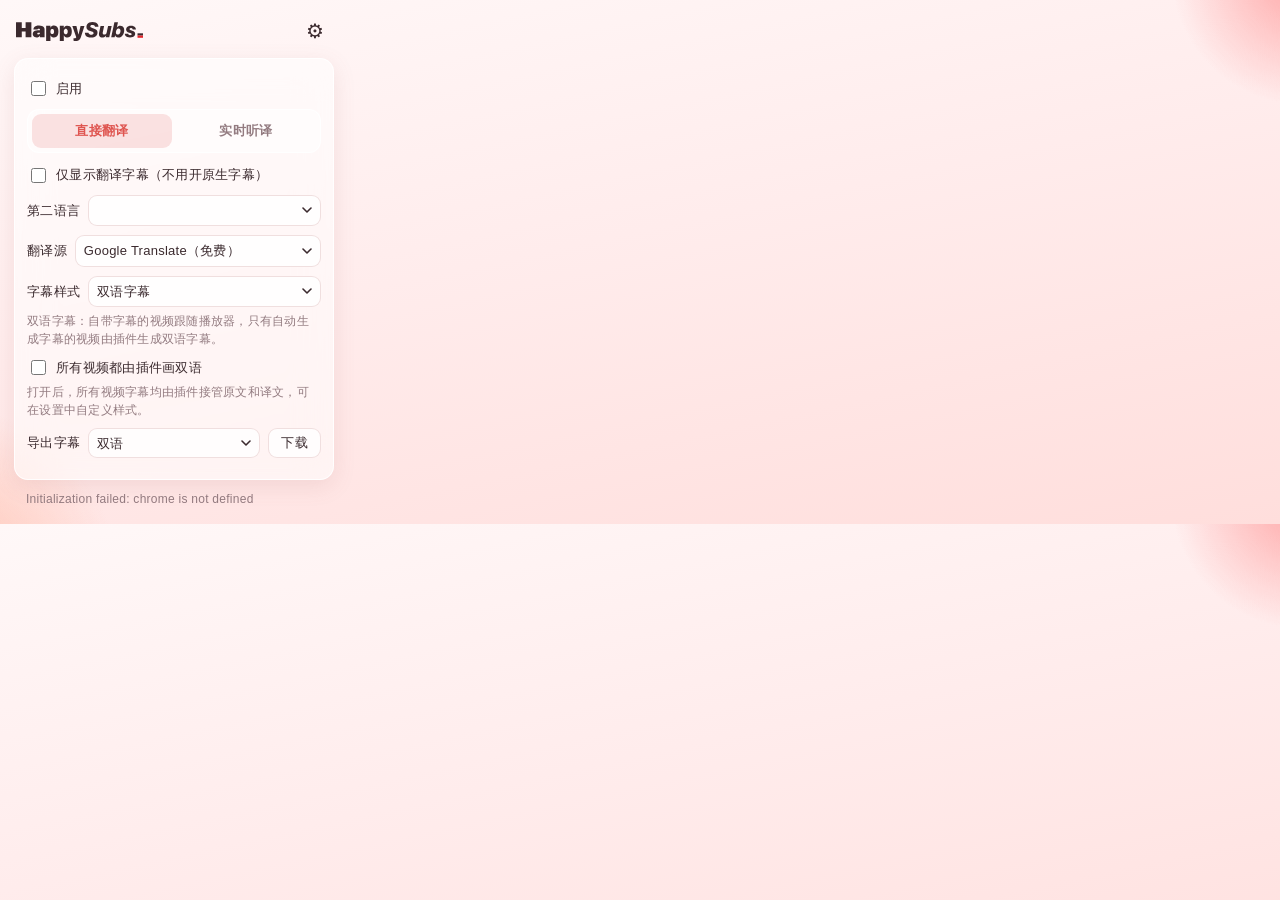
<file: popup.html>
<!doctype html>
<html>
<head>
  <meta charset="utf-8" />
  <title>HappySubs</title>
  <style>
    /* Frosted glass over a blush ground. The blur needs something behind it to
       be worth anything, so the background carries two soft colour blobs and the
       panels float over them; on a flat fill the effect reads as plain grey.
       Light only on purpose — a dark scheme would fight the ground colour. */
    :root {
      color-scheme: light dark;
      /* SF Pro Display by name for Chrome on macOS, with -apple-system as the
         reliable route to the same family when the name does not resolve. */
      --font: "SF Pro Display", -apple-system, BlinkMacSystemFont,
              "Segoe UI Variable Display", "Segoe UI", "PingFang SC",
              "Hiragino Sans GB", "Microsoft YaHei", Roboto, sans-serif;
      --ink: #3b2a2e;
      --ink-soft: #937b80;
      --accent: #df5550;
      --accent-ink: #fff;
      --glass: rgba(255, 255, 255, 0.58);
      --glass-strong: rgba(255, 255, 255, 0.82);
      --hairline: rgba(255, 255, 255, 0.85);
      --edge: rgba(190, 125, 125, 0.24);
      --shadow: 0 6px 22px rgba(163, 92, 92, 0.13);
      /* SF Pro Display is cut for headlines, so its default spacing reads
         cramped at 13px. A little tracking back gives it room without
         loosening the Chinese, which sets on its own metrics anyway. */
      --tracking: 0.02em;
      --radius: 14px;
      /* Drawn here rather than left to Chrome: the native select arrow sits
         hard against the right edge, which reads as off-centre next to the
         8px of air the text gets on the left. */
      --chevron: url("data:image/svg+xml,%3Csvg xmlns='http://www.w3.org/2000/svg' viewBox='0 0 10 6'%3E%3Cpath d='M1 1l4 4 4-4' fill='none' stroke='%233b2a2e' stroke-width='1.6' stroke-linecap='round' stroke-linejoin='round'/%3E%3C/svg%3E");
    }

    /* No border-radius here on purpose: the popup window's shape belongs to
       Chrome, not to the page. Measured — a radius on the body leaves the
       window's own square corners untouched. */
    body {
      width: 320px;
      margin: 0;
      padding: 14px 14px 16px;
      font: 13px/1.5 var(--font);
      letter-spacing: var(--tracking);
      color: var(--ink);
      /* The two soft blooms the glass panels blur are painted as background
         layers, not as positioned elements. An absolutely positioned blob hung
         off the edges enlarges the document, and a popup is sized to its
         document — which showed up as a band of dead space below and to the
         right of the panel. A radial gradient with a transparent stop is
         already a soft-edged blob, so nothing is lost. */
      background:
        radial-gradient(190px 190px at calc(100% + 24px) -28px,
                        rgba(255, 112, 112, 0.6), transparent 70%),
        radial-gradient(230px 230px at -46px calc(100% + 46px),
                        rgba(255, 170, 140, 0.55), transparent 70%),
        linear-gradient(168deg, #fff8f8 0%, #ffecec 46%, #ffdedc 100%);
      background-attachment: local, local, local;
    }
    .glass {
      background: var(--glass);
      -webkit-backdrop-filter: blur(18px) saturate(1.7);
      backdrop-filter: blur(18px) saturate(1.7);
      border: 1px solid var(--hairline);
      border-radius: var(--radius);
      box-shadow: var(--shadow);
    }
    #mainView, #settingsView {
      background: var(--glass);
      -webkit-backdrop-filter: blur(18px) saturate(1.7);
      backdrop-filter: blur(18px) saturate(1.7);
      border: 1px solid var(--hairline);
      border-radius: var(--radius);
      box-shadow: var(--shadow);
      padding: 10px 12px 12px;
    }
    [hidden] { display: none !important; }

    /* ---- keyboard shortcut ----
       At the foot of the main panel, where everyone who opens it passes it:
       the shortcut is the quickest way to the thing most often done here. */
    .shortcutHint {
      display: flex; align-items: center; flex-wrap: wrap; gap: 6px;
      margin: 11px 0 0; padding-top: 9px;
      border-top: 1px solid var(--edge);
      color: var(--ink-soft); font-size: 12px; line-height: 1.5;
    }
    .shortcutHint .keys { display: inline-flex; gap: 3px; }
    .shortcutHint kbd {
      min-width: 10px; padding: 2px 5px;
      font: 600 11px/1.2 var(--font); color: var(--ink); text-align: center;
      background: var(--glass-strong);
      border: 1px solid var(--edge); border-bottom-width: 2px; border-radius: 5px;
    }
    .shortcutHint a { color: var(--accent); text-decoration: none; }
    .shortcutHint a:hover { text-decoration: underline; }

    /* ---- rating line ----
       Once someone has watched five videos with both languages up (content.js
       counts), a line here asks for a rating. Quiet on purpose: the popup is
       opened to change something, and this must not get in the way of that.
       It goes for good the moment they rate, or close it. */
    .rateBanner {
      display: flex; align-items: center; gap: 8px;
      margin: 0 0 10px;
      padding: 8px 6px 8px 11px;
      border-radius: 11px;
      background: var(--glass-strong);
      border: 1px solid var(--edge);
    }
    .rateBanner .rateText { flex: 1 1 auto; min-width: 0; font-size: 12px; line-height: 1.45; }
    .rateBanner .rateGo {
      flex: 0 0 auto; padding: 4px 11px; border-radius: 999px;
      background: var(--accent); color: var(--accent-ink);
      font-size: 12px; font-weight: 650; text-decoration: none; white-space: nowrap;
    }
    .rateBanner .rateGo:hover { filter: brightness(0.95); }
    .rateBanner .rateClose {
      flex: 0 0 auto; width: 22px; height: 22px; padding: 0;
      border: 0; border-radius: 50%; background: transparent;
      color: var(--ink-soft); font: inherit; font-size: 15px; line-height: 22px; cursor: pointer;
    }
    .rateBanner .rateClose:hover { background: rgba(0, 0, 0, 0.06); color: var(--ink); }

    /* ---- title bar ---- */
    .titleBar { display: flex; align-items: center; justify-content: space-between;
                gap: 8px; margin: 0 2px 10px; }
    .titleBar h1 { margin: 0; font-size: 15px; font-weight: 700; letter-spacing: .015em; }
    /* The wordmark is 6.72:1, so height alone fixes its size. It draws in
       currentColor, which is how it follows the light and dark schemes. */
    .wordmark { display: flex; }
    .wordmark svg { height: 19px; width: auto; display: block; color: var(--ink); }
    /* Just the glyph. A white disc up here competed with the card below it and
       read as a third surface rather than a control. */
    .gear {
      flex: 0 0 auto; width: 34px; height: 34px; padding: 0;
      border: 0; border-radius: 50%;
      background: transparent;
      color: var(--ink); font-size: 20px; line-height: 1; cursor: pointer;
      transition: color .12s, background .12s, transform .12s;
    }
    .gear:hover { background: rgba(255, 255, 255, 0.55); transform: rotate(12deg); }
    .gear:active { transform: scale(0.94); }

    .resetBtn {
      border: 1px solid var(--line, rgba(0,0,0,.14));
      background: transparent; color: var(--ink-soft);
      font-size: 12px; padding: 5px 11px; border-radius: 8px; cursor: pointer;
    }
    .resetBtn:hover { background: rgba(255,255,255,.6); color: var(--ink); }
    /* Bottom left of the settings: which version this is, and what changed. */
    .versionLink {
      display: inline-block; margin: 10px 0 0 4px;
      font-size: 12px; color: var(--ink-soft); text-decoration: none;
    }
    .versionLink:hover { color: var(--ink); text-decoration: underline; }

    /* ---- tabs ---- */
    /* Everything else in this popup is a white rounded box — the fields, the
       status line. A white pill for the selected tab read as one more of them.
       Filling it with the accent makes it the most saturated thing on screen,
       which is what a "you are here" needs to be. */
    /* A tinted pill rather than a solid one: solid accent competed with the
       button below, which is the actual action. The tint still separates the
       tabs from the white fields around them. */
    .tabs {
      display: flex; gap: 4px; margin: 10px 0 12px; padding: 4px;
      border-radius: 12px;
      background: rgba(255, 255, 255, 0.45);
      border: 1px solid var(--hairline);
    }
    .tabs button {
      flex: 1 1 0; padding: 7px 6px; font: inherit; letter-spacing: inherit;
      font-weight: 600; cursor: pointer;
      background: transparent; border: 0; border-radius: 9px;
      color: var(--ink-soft);
      transition: background .14s, color .14s, box-shadow .14s;
    }
    .tabs button:hover:not([aria-selected="true"]) {
      background: rgba(255, 255, 255, 0.7); color: var(--ink);
    }
    .tabs button[aria-selected="true"] {
      color: var(--accent);
      background: rgba(223, 85, 80, 0.16);
      font-weight: 700;
    }
    /* The browser's own focus ring is blue, which is the one colour nothing
       else here uses. */
    .tabs button:focus-visible, .gear:focus-visible, button:focus-visible {
      outline: 2px solid color-mix(in srgb, var(--accent) 55%, transparent);
      outline-offset: 2px;
    }

    /* ---- rows and fields ---- */
    .row { display: flex; align-items: center; justify-content: space-between; margin: 9px 0; gap: 8px; }
    .row label { flex: 0 0 auto; }
    .row select,
    .row input[type="color"],
    .row input[type="number"],
    .row input[type="password"],
    .row input[type="text"] {
      flex: 1 1 auto; min-width: 0;
      padding: 5px 8px;
      font: inherit;
      letter-spacing: inherit;
      border-radius: 9px;
      border: 1px solid var(--edge);
      background: var(--glass-strong);
      color: var(--ink);
    }
    /* Same 8px on the right as the text gets on the left, so the chevron sits
       symmetrically inside the field. */
    .row select {
      appearance: none; -webkit-appearance: none;
      padding-right: 26px;
      background-image: var(--chevron);
      background-repeat: no-repeat;
      background-position: right 8px center;
      background-size: 10px 6px;
    }
    .row select:focus-visible,
    .row input:focus-visible {
      outline: 2px solid color-mix(in srgb, var(--accent) 45%, transparent);
      outline-offset: 1px;
    }
    input[type="range"] { accent-color: var(--accent); flex: 1 1 auto; min-width: 0; }
    input[type="checkbox"] { accent-color: var(--accent); width: 15px; height: 15px; }
    input[type="color"] { padding: 2px; height: 26px; }
    .switch { display: inline-flex; align-items: center; gap: 7px; cursor: pointer; }
    .liveStartHint { font-size: 12px; color: var(--ink-soft); margin: 6px 0 10px; line-height: 1.55; }
    .liveCmd { display: flex; align-items: center; gap: 6px; margin-top: 6px; }
    .liveCmd code {
      flex: 1 1 auto; min-width: 0; overflow-x: auto; white-space: nowrap;
      font: 12px ui-monospace, SFMono-Regular, Menlo, Consolas, monospace;
      padding: 6px 8px; border-radius: 8px;
      background: rgba(0,0,0,0.05); border: 1px solid rgba(0,0,0,0.08);
    }
    @media (prefers-color-scheme: dark) {
      .liveCmd code { background: rgba(255,255,255,0.06); border-color: rgba(255,255,255,0.12); }
    }
    /* A recogniser update to install: the same tint as the site-access card. */
    .liveNote {
      margin-top: 8px; padding: 8px 10px; border-radius: 10px;
      background: rgba(255,0,51,0.07); border: 1px solid rgba(255,0,51,0.25);
      color: inherit; font-weight: 600;
    }
    /* A switch whose label runs to two lines: let it wrap inside the panel
       (rows otherwise keep labels on one line), checkbox aligned to the top. */

    .apiKeyWrap, .fieldWrap { display: flex; align-items: center; gap: 6px; flex: 1 1 auto; min-width: 0; }
    .apiKeyWrap input, .fieldWrap input { width: 100%; }
    .apiKeyWrap input:disabled { opacity: .72; background: rgba(255, 255, 255, 0.5); cursor: pointer; }
    .keyState { flex: 0 0 auto; min-width: 20px; text-align: center; font-size: 14px; }
    .keyState.ok { color: #1f9d55; }
    .keyState.missing { color: #d97706; }
    .keyEdit {
      flex: 0 0 auto; padding: 4px 9px; font: inherit; font-size: 12px;
      border-radius: 8px; border: 1px solid var(--edge);
      background: var(--glass-strong); color: var(--ink); cursor: pointer;
    }
    .keyEdit:hover { background: #fff; }

    /* The export row is a select and a button side by side, so they have to
       share metrics — .keyEdit is sized for the smaller API-key row and came
       out visibly shorter next to a full-height select. */
    /* A select and a button do not agree on intrinsic height — measured at
       30px against 32px — so the row states one and both obey it. */
    .srtRow select, .srtRow button { box-sizing: border-box; height: 30px; }
    .srtRow select { flex: 1 1 auto; }
    .srtRow button {
      flex: 0 0 auto;
      padding: 0 12px;
      font: inherit;
      letter-spacing: inherit;
      border-radius: 9px;
      border: 1px solid var(--edge);
      background: var(--glass-strong);
      color: var(--ink);
      cursor: pointer;
      transition: background .12s, color .12s, border-color .12s;
    }
    /* Downloading is an action, so on hover it reads like the other action in
       this popup rather than like one more field. */
    .srtRow button:hover {
      background: var(--accent);
      border-color: var(--accent);
      color: var(--accent-ink);
    }

    /* ---- buttons ---- */
    #liveToggle {
      width: 100%; padding: 10px; font: inherit; letter-spacing: inherit;
      font-weight: 700; cursor: pointer;
      border: 0; border-radius: 11px;
      background: var(--accent); color: var(--accent-ink);
      box-shadow: 0 4px 12px rgba(223, 85, 80, 0.3);
      transition: filter .12s, transform .08s;
    }
    #liveToggle:hover { filter: brightness(1.06); }
    #liveToggle:active { transform: scale(0.985); }

    .paidControls { display: none; margin: 8px 0 2px; }
    .paidControls button {
      width: 100%; padding: 8px; font: inherit; font-weight: 700; cursor: pointer;
      border: 0; border-radius: 10px;
      background: var(--accent); color: var(--accent-ink);
      box-shadow: 0 4px 12px rgba(223, 85, 80, 0.28);
    }

    /* ---- text ---- */
    .panel[hidden] { display: none; }
    .muted { color: var(--ink-soft); font-size: 12px; }
    .liveStatus { font-size: 12px; color: var(--ink-soft); margin: 9px 0; line-height: 1.55; }
    .liveStatus a { color: var(--accent); }
    .apihelp { margin: -2px 0 6px; font-size: 11.5px; color: var(--ink-soft); text-align: right; }
    .apihelp a { color: var(--accent); }
    .secHead {
      font-size: 10.5px; text-transform: uppercase; letter-spacing: .07em;
      color: var(--ink-soft); font-weight: 700; margin: 14px 0 2px;
      border-top: 1px solid var(--edge); padding-top: 12px;
    }
    /* Plain text under the card, not a card of its own. A white rounded box
       reads as something you can press, and this is only a report. */
    .status {
      /* Indented to the card's inner text rather than flush with the card's
         outer edge — sharing an edge with the panel above reads as a mistake
         rather than as alignment. */
      margin: 10px 12px 0;
      font-size: 12px;
      line-height: 1.5;
      color: var(--ink-soft);
      /* A provider's error can be one unbroken token — a request id, a JSON
         blob. Without this it cannot wrap, and it pushes the popup wider than
         the window. Belt and braces: wrap anywhere, and cap the height. */
      overflow-wrap: anywhere;
      word-break: break-word;
      max-height: 84px;
      overflow-y: auto;
    }
    /* Dark follows the browser — no switch of its own. Same identity: frosted
       panels over a warm ground with rose blooms behind them, inverted. The
       accent lifts a little because the shipped red is too dark to read
       against a dark panel, and the text on it flips to near-black. */
    @media (prefers-color-scheme: dark) {
      :root {
        --ink: #f4e9e9;
        --ink-soft: #ab9397;
        --accent: #ff6f66;
        --accent-ink: #2a1214;
        --glass: rgba(255, 255, 255, 0.07);
        --glass-strong: rgba(255, 255, 255, 0.11);
        --hairline: rgba(255, 255, 255, 0.13);
        --edge: rgba(255, 255, 255, 0.16);
        --shadow: 0 6px 22px rgba(0, 0, 0, 0.5);
        --chevron: url("data:image/svg+xml,%3Csvg xmlns='http://www.w3.org/2000/svg' viewBox='0 0 10 6'%3E%3Cpath d='M1 1l4 4 4-4' fill='none' stroke='%23f4e9e9' stroke-width='1.6' stroke-linecap='round' stroke-linejoin='round'/%3E%3C/svg%3E");
      }
      body {
        background:
          radial-gradient(190px 190px at calc(100% + 24px) -28px,
                          rgba(255, 96, 96, 0.3), transparent 70%),
          radial-gradient(230px 230px at -46px calc(100% + 46px),
                          rgba(255, 140, 110, 0.22), transparent 70%),
          linear-gradient(168deg, #241a1b 0%, #2c1f21 46%, #382528 100%);
      }
      .tabs { background: rgba(255, 255, 255, 0.05); }
      .tabs button[aria-selected="true"] { background: rgba(255, 111, 102, 0.2); }
      .tabs button:hover:not([aria-selected="true"]) { background: rgba(255, 255, 255, 0.08); }
      .gear:hover { background: rgba(255, 255, 255, 0.1); }
      .apiKeyWrap input:disabled { background: rgba(255, 255, 255, 0.06); }
      .keyEdit:hover, .row select:hover { background-color: rgba(255, 255, 255, 0.14); }
      .keyState.ok { color: #5fd08b; }
      .keyState.missing { color: #f0b45e; }
      #liveToggle { box-shadow: 0 4px 14px rgba(0, 0, 0, 0.45); }
      .paidControls button { box-shadow: 0 4px 14px rgba(0, 0, 0, 0.45); }
    }
  </style>
</head>
<body>
  <div class="titleBar">
    <h1 class="wordmark" aria-label="HappySubs">
      <svg viewBox="139 553 7754 1156" aria-hidden="true" focusable="false">
      <title>HappySubs</title>
      <!-- Wordmark in currentColor so one file serves light and dark; the bar
      below it keeps the brand red. -->
      <g fill="currentColor">
      <path d="M139.4,1483.69v-914.31h351.02v347.85h233.17v-347.85h351.02v914.31h-351.02v-353.56h-233.17v353.56H139.4Z"/>
      <path d="M1397.82,1491.99c-47.39,0-89.15-9.46-125.27-28.39-36.07-18.88-64.29-44.42-84.65-76.6-20.28-32.19-30.41-68.37-30.41-108.54v-.57c0-46.3,11.57-85.37,34.72-117.22,23.19-31.81,56.88-56.84,101.06-75.08,44.18-18.25,98.21-29.57,162.08-33.96l292.03-19.77v153.27l-244.39,17.55c-25.01,1.56-43.09,7.03-54.24,16.41s-16.73,21.71-16.73,37v.51c0,16.14,6.46,28.39,19.39,36.75,12.93,8.41,30.27,12.61,52.02,12.61,18.59,0,34.79-2.91,48.6-8.74,13.81-5.83,24.61-13.88,32.38-24.14,7.77-10.31,11.66-21.82,11.66-34.53v-220.81c0-17.28-5.64-30.98-16.92-41.12-11.28-10.18-28.79-15.27-52.53-15.27-24.25,0-42.92,4.46-56.01,13.37-13.14,8.91-20.91,19.41-23.32,31.49l-1.27,6.4h-250.72l.63-8.43c3.84-49.42,19.83-92.19,47.96-128.31,28.13-36.12,67.44-64.04,117.92-83.76,50.48-19.73,110.95-29.59,181.4-29.59s125.6,10.2,175.83,30.6c50.18,20.44,89.28,48.87,117.28,85.28,27.96,36.45,41.95,78.59,41.95,126.41v478.89h-282.21v-93.27h-5.45c-13.18,21.67-28.98,40.15-47.39,55.44-18.46,15.25-39.79,26.76-64,34.53-24.25,7.73-51.39,11.6-81.42,11.6Z"/>
      <path d="M1972.57,1705.45v-921.97h262.25v126.34h5.77c10.94-29.61,26.21-55,45.81-76.16,19.64-21.16,42.98-37.36,70.01-48.6,27.03-11.19,57.05-16.79,90.04-16.79,58.76,0,108.5,14.05,149.22,42.14,40.76,28.09,71.79,69.3,93.08,123.62,21.29,54.32,31.93,120.64,31.93,198.95v.63c0,77.85-10.43,143.94-31.3,198.26-20.87,54.32-51.45,95.74-91.75,124.25-40.34,28.55-89.68,42.83-148.01,42.83-33.84,0-64.59-5.51-92.25-16.54-27.71-10.98-51.47-26.63-71.28-46.95-19.85-20.32-35.23-44.65-46.13-72.99h-5.13v342.98h-262.25ZM2344.37,1287.96c22.56,0,42.07-6.27,58.55-18.82,16.47-12.55,29.21-30.33,38.21-53.35,9-22.98,13.5-50.37,13.5-82.18v-.63c0-32.23-4.6-59.86-13.81-82.88-9.21-23.02-22.05-40.59-38.52-52.72-16.52-12.12-35.82-18.18-57.91-18.18s-41.54,6.06-58.23,18.18c-16.73,12.12-29.67,29.67-38.84,52.65-9.17,23.02-13.75,50.88-13.75,83.57v.63c0,32.23,4.58,59.86,13.75,82.88,9.17,23.02,21.99,40.57,38.46,52.65,16.52,12.12,36.05,18.18,58.61,18.18Z"/>
      <path d="M2804.12,1705.45v-916.9h243.62v124.51h5.32c11.32-29.15,26.84-54.13,46.57-74.96,19.73-20.82,43.09-36.77,70.08-47.84,26.99-11.07,56.88-16.6,89.66-16.6,58.42,0,108.09,14.05,149.03,42.14,40.89,28.09,72.11,69.11,93.65,123.05,21.54,53.98,32.31,119.56,32.31,196.74v.63c0,76.79-10.6,142.16-31.81,196.1-21.16,53.94-52,95.15-92.51,123.62-40.47,28.47-89.68,42.71-147.63,42.71-33.5,0-64.04-5.45-91.62-16.35-27.63-10.86-51.41-26.32-71.34-46.38-19.98-20.06-35.63-44.1-46.95-72.11h-4.75v341.64h-243.62ZM3167.18,1301.59c24.54,0,45.79-6.72,63.74-20.15,17.95-13.47,31.81-32.55,41.56-57.22,9.72-24.67,14.57-54.01,14.57-88.01v-.63c0-34.51-4.96-64.1-14.89-88.77s-23.87-43.53-41.82-56.58c-17.91-13.05-38.97-19.58-63.17-19.58s-45.07,6.57-63.23,19.71c-18.16,13.09-32.27,31.98-42.33,56.65-10.05,24.67-15.08,54.39-15.08,89.15v.63c0,34.3,5.03,63.78,15.08,88.45,10.1,24.67,24.12,43.57,42.07,56.71,17.95,13.09,39.12,19.64,63.49,19.64Z"/>
      <path d="M3750.43,1708.37c-21.88,0-42.9-1.01-63.04-3.04-20.15-2.03-36.73-4.16-49.74-6.4v-162.84c7.52,1.48,17.74,3.04,30.67,4.69,12.93,1.69,28.11,2.53,45.56,2.53,23.74,0,42.43-3.78,56.07-11.34,13.6-7.56,23.06-18.92,28.39-34.09l5.07-14.07-237.29-690.2h248.5l133.76,564.87-24.9-43.34h35.36l-25.41,43.34,133.44-564.87h237.35l-219.8,687.03c-18.88,59.31-43.7,105.52-74.45,138.63-30.75,33.07-67.63,56.2-110.63,69.38-43.04,13.14-92.68,19.71-148.9,19.71Z"/>
      <path d="M4327.21,1214.53h221.19c2.91,20.99,11.83,39.66,26.74,56.01,14.87,16.39,34.38,29.21,58.55,38.46,24.12,9.25,51.13,13.88,81.04,13.88s54.83-3.93,76.54-11.79c21.75-7.86,38.76-18.86,51.01-33.01,12.25-14.15,18.37-30.96,18.37-50.44,0-22.68-7.94-41.25-23.82-55.69-15.88-14.45-46.97-28.77-93.27-42.96l-87.44-26.8c-76.25-23.32-133.95-55.42-173.1-96.31-39.16-40.93-58.74-92.55-58.74-154.86s15.76-112.02,47.27-156.63c31.47-44.61,74.85-79.18,130.14-103.72,55.25-24.54,118.44-36.81,189.58-36.81,74.68,0,139.44,11.3,194.27,33.9,54.83,22.64,97.2,55.08,127.1,97.32,29.95,42.24,45.07,92.91,45.37,152h-214.23c-.63-21.33-7.16-40.04-19.58-56.14-12.42-16.05-29.57-28.6-51.45-37.64-21.84-9.04-47.48-13.56-76.92-13.56s-52.19,4.18-72.55,12.55c-20.32,8.41-35.82,19.58-46.51,33.52-10.69,13.94-16.03,29.44-16.03,46.51,0,22.13,8.58,41.06,25.72,56.77,17.15,15.67,46.3,29.76,87.44,42.26l90.86,26.74c80.55,23.65,139.65,54.53,177.29,92.63,37.64,38.1,56.46,89.15,56.46,153.14,0,60.32-15.99,113.4-47.96,159.23s-76.96,81.65-134.96,107.46c-58,25.77-126.32,38.65-204.97,38.65s-144.99-11.21-202.19-33.64c-57.19-22.43-101.48-54.93-132.87-97.51-31.43-42.54-47.54-93.71-48.34-153.52Z"/>
      <path d="M5959.97,793.74l-146.81,689.94h-211.18l23.32-108.98h-4.5c-13.14,24.8-30.69,46.66-52.65,65.58-21.97,18.97-47.16,33.64-75.59,44.04-28.39,10.39-58.99,15.59-91.81,15.59-43.76,0-81.82-8.38-114.18-25.15-32.36-16.81-57.3-40.28-74.83-70.39-17.57-30.16-26.36-65.2-26.36-105.12,0-14.4.76-29.61,2.28-45.62,1.56-16.01,3.82-30.6,6.78-43.78l88.14-416.09h218.03l-81.42,380.87c-1.27,7.31-2.34,15.1-3.23,23.38-.84,8.28-1.27,15.88-1.27,22.81,0,32.36,8.85,57.15,26.55,74.39,17.74,17.23,43.13,25.85,76.16,25.85,23.44,0,44.65-5.26,63.62-15.78,18.92-10.56,34.85-25.45,47.77-44.67,12.93-19.22,22.18-42.07,27.75-68.56l84.71-398.29h218.72Z"/>
      <path d="M6385.25,1494.14c-33.96,0-65.45-5.72-94.47-17.17-29.06-11.45-53.71-27.54-73.94-48.28-20.28-20.78-34.66-44.94-43.15-72.49h-4.56l-27.12,127.48h-211.5l195.03-914.31h217.9l-70.08,324.73h5.26c20.74-34.64,49.59-61.78,86.55-81.42,36.96-19.6,77.64-29.4,122.03-29.4,48.24,0,89.95,10.86,125.14,32.57,35.19,21.67,62.39,52.67,81.61,93.01,19.18,40.34,28.77,88.66,28.77,144.97,0,61.38-8.28,118.61-24.84,171.71-16.56,53.14-39.94,99.88-70.14,140.22-30.16,40.34-65.81,71.81-106.95,94.41-41.18,22.64-86.36,33.96-135.53,33.96ZM6332.22,1320.09c23.57,0,45.47-6,65.71-17.99,20.19-12,37.78-28.74,52.78-50.25,14.95-21.46,26.61-46.32,34.98-74.58,8.36-28.22,12.55-58.36,12.55-90.42,0-41.35-10.1-74.26-30.29-98.72-20.19-24.5-47.71-36.75-82.56-36.75-23.23,0-45.09,6.23-65.58,18.69-20.53,12.46-38.48,29.65-53.86,51.58-15.38,21.88-27.44,46.95-36.18,75.21-8.7,28.26-13.05,58.25-13.05,89.97,0,39.88,10.54,72.04,31.62,96.5,21.08,24.5,49.04,36.75,83.89,36.75Z"/>
      <path d="M6838.16,1003.91c0-45.41,12.5-85.05,37.51-118.93s60.09-60.24,105.24-79.08c45.11-18.84,98.25-28.26,159.42-28.26,57.41,0,108.2,9.61,152.38,28.83,44.18,19.18,79.05,45.89,104.61,80.15,25.56,34.22,39.01,73.71,40.36,118.49h-196.17c-1.06-15.71-6.1-29.65-15.14-41.82-9.08-12.17-21.27-21.63-36.56-28.39-15.25-6.76-32.8-10.14-52.65-10.14-18.88,0-35.21,2.49-48.98,7.48-13.77,5.03-24.37,12.06-31.81,21.1-7.39,9.04-11.09,19.62-11.09,31.74,0,15.16,6.38,27.58,19.14,37.26,12.76,9.67,36.71,20.36,71.85,32.06l73.5,24.52c65.26,21.71,111.69,47.04,139.27,75.97,27.63,28.89,41.44,66.38,41.44,112.47s-13.03,87.04-39.09,121.97c-26.06,34.93-62.5,62.09-109.3,81.48-46.84,19.39-101.72,29.08-164.61,29.08s-119.63-9.69-167.27-29.08c-47.61-19.39-84.76-46.76-111.45-82.12-26.7-35.36-40.99-76.63-42.9-123.81h207.07c2.15,25.64,13.94,46.59,35.36,62.85,21.46,16.31,49.89,24.46,85.28,24.46,18.84,0,35.04-2.51,48.6-7.54,13.52-5.07,23.95-12.21,31.3-21.42,7.39-9.21,11.09-19.92,11.09-32.12,0-14.32-6.21-26.1-18.63-35.36-12.46-9.25-35.57-19.45-69.32-30.6l-61.84-20.66c-63.87-21.5-110.92-48.45-141.17-80.85-30.29-32.36-45.43-72.27-45.43-119.75Z"/>
      <rect x="7532.75" y="1241.83" width="359.99" height="136.04"/>
      </g>
      <g fill="#e4262c">
      <rect x="7532.75" y="1377.87" width="359.99" height="136.04"/>
      </g>
      </svg>
    </h1>
    <button type="button" id="openSettings" class="gear" data-i18n-title="openSettings" title="设置" aria-label="设置">⚙</button>
  </div>

  <div id="mainView">

  <!-- First thing in the panel when it applies: a site that would work by
       itself with one more permission (Zoom recordings, embedded YouTube). -->
  <div class="row" id="siteAccessRow" hidden style="background: rgba(255,0,51,0.09); border: 1px solid rgba(255,0,51,0.25); border-radius: 12px; padding: 10px 12px; margin-top: 0;">
    <span id="siteAccessText" style="flex:1; font-size: 13px; line-height: 1.4; font-weight: 600;"></span>
    <button type="button" id="siteAccessBtn" class="keyEdit"></button>
  </div>

  <div class="rateBanner" id="rateBanner" hidden>
    <span class="rateText" data-i18n="rateBanner">用得顺手的话，给个评分吧</span>
    <a class="rateGo" id="rateGo" href="https://chromewebstore.google.com/detail/malocefbdblplamcmmmpilepcgllfmnf/reviews" target="_blank" rel="noopener" data-i18n="rateYes">去评分</a>
    <button type="button" class="rateClose" id="rateClose" data-i18n-title="rateNo" title="不了，谢谢" aria-label="不了，谢谢">×</button>
  </div>

  <div class="row">
    <label class="switch"><input type="checkbox" id="enabled" /> <span data-i18n="enable">启用</span></label>
    <span class="muted" id="videoInfo"></span>
  </div>

  <div class="tabs" role="tablist">
    <button type="button" id="tabTranslate" role="tab" aria-selected="true" data-i18n="tabTranslate">直接翻译</button>
    <button type="button" id="tabLive" role="tab" aria-selected="false" data-i18n="tabLive">实时听译</button>
  </div>

  <div class="panel" id="panelLive" hidden>
    <button type="button" id="liveToggle" data-i18n="liveStart">开启实时听译</button>
    <div class="liveStatus" id="liveStatus"></div>
    <!-- How to start the recogniser, shown until it is connected: people
         forget, and the terminal is the one step outside the browser. -->
    <div class="liveStartHint" id="liveStartHint" hidden>
      <div id="liveStartText"></div>
      <div class="liveCmd" id="liveCmdRow">
        <code id="liveCmd">~/happysubs-server/start.sh</code>
        <button type="button" id="liveCmdCopy" class="keyEdit"></button>
      </div>
    </div>
    <!-- Live transcription's own translator, apart from the Translate tab's:
         keys are shared per provider, the choice is not. -->
    <div class="row" style="margin-top: 12px;">
      <label for="liveProvider" data-i18n="translationSource">翻译源</label>
      <select id="liveProvider">
        <option value="google" data-i18n="providerGoogle">Google Translate（免费）</option>
        <option value="claude" data-i18n="providerClaude">Claude</option>
        <option value="openai" data-i18n="providerOpenai">OpenAI</option>
        <option value="gemini" data-i18n="providerGemini">Google Gemini</option>
        <option value="deepseek" data-i18n="providerDeepseek">DeepSeek</option>
      </select>
    </div>
    <div class="row" id="liveModelRow" hidden>
      <label for="liveModel" data-i18n="model">模型</label>
      <select id="liveModel"></select>
    </div>
    <div class="row" id="liveKeyRow" hidden>
      <label for="liveApiKey">API Key</label>
      <div class="apiKeyWrap">
        <input type="password" id="liveApiKey" autocomplete="off" spellcheck="false" />
        <span id="liveApiKeyState" class="keyState"></span>
        <button type="button" id="editLiveApiKey" class="keyEdit">编辑</button>
      </div>
    </div>
  </div>

  <div class="panel" id="panelTranslate">

  <div class="row">
    <label class="switch"><input type="checkbox" id="translationOnly" /> <span data-i18n="translationOnly">仅显示翻译字幕（不用开原生字幕）</span></label>
  </div>

  <div class="row">
    <label for="lang" data-i18n="secondLanguage">第二语言</label>
    <select id="lang"></select>
  </div>

  <!-- Only when the video has more than one track to translate from. -->
  <div class="row" id="sourceRow" hidden>
    <label for="sourceTrack" data-i18n="translateFrom">原文字幕</label>
    <select id="sourceTrack"></select>
  </div>

  <div class="row">
    <label for="provider" data-i18n="translationSource">翻译源</label>
    <select id="provider">
      <option value="google" data-i18n="providerGoogle">Google Translate（免费）</option>
      <option value="claude" data-i18n="providerClaude">Claude</option>
      <option value="openai" data-i18n="providerOpenai">OpenAI</option>
      <option value="gemini" data-i18n="providerGemini">Google Gemini</option>
      <option value="deepseek" data-i18n="providerDeepseek">DeepSeek</option>
    </select>
  </div>

  <div class="row" id="modelRow" style="display:none;">
    <label for="model" data-i18n="model">模型</label>
    <!-- A plain select, because the list has to be readable at a glance — a
         datalist filters itself down to whatever is already in the field, so
         the one model you have chosen is the only one you can see. The last
         entry swaps the select for a field you can type any model name into;
         this list is a shortlist, not the provider's whole catalogue. -->
    <select id="model"></select>
    <div class="fieldWrap" id="modelCustomWrap" hidden>
      <input type="text" id="modelCustom" autocomplete="off" spellcheck="false"
             autocapitalize="off" />
      <button type="button" id="modelUseList" class="keyEdit" data-i18n="modelList">列表</button>
    </div>
  </div>
  <div class="apihelp" id="modelHelp" style="display:none;" data-i18n="modelCustomHint">列表里没有的模型，选「自定义…」自己填</div>

  <div class="row" id="apiKeyRow" style="display:none;">
    <label for="apiKey">API Key</label>
    <div class="apiKeyWrap">
      <input type="password" id="apiKey" placeholder="粘贴到这里" autocomplete="off" spellcheck="false" />
      <span id="apiKeyState" class="keyState" title="API Key 状态"></span>
      <button type="button" id="editApiKey" class="keyEdit">编辑</button>
    </div>
  </div>
  <div class="apihelp" id="apiKeyHelp" style="display:none;">
    <a id="apiKeyLink" href="#" target="_blank" rel="noopener">获取 key →</a>
  </div>
  <div class="paidControls" id="paidControls">
    <button type="button" id="usePaidApi" data-i18n="usePaidApiBtnGeneric">本视频使用所选 API 翻译</button>
  </div>
  <div class="row" id="askPaidRow" style="display:none;">
    <label for="paidApiMode" data-i18n="paidPolicy">付费 API</label>
    <select id="paidApiMode">
      <option value="ask" data-i18n="paidPolicyAsk">每个视频都问我</option>
      <option value="always" data-i18n="paidPolicyAlways">所有视频都用它</option>
      <option value="manual" data-i18n="paidPolicyManual">只在我点按钮时</option>
    </select>
  </div>

  <div class="row">
      <label for="subtitleMode" data-i18n="subtitleMode">字幕样式</label>
      <select id="subtitleMode">
        <option value="inline" data-i18n="modeInline">双语字幕</option>
        <option value="floating" data-i18n="modeFloating">仅显示译文</option>
      </select>
  </div>
  <div class="muted" id="modeNote" style="margin: -4px 0 9px;" data-i18n="modeNote">双语字幕：自带字幕的视频跟随播放器，只有自动生成字幕的视频由插件生成双语字幕。</div>

  <div class="row" id="takeoverRow">
    <label class="switch"><input type="checkbox" id="takeoverCaptions" /> <span data-i18n="takeoverCaptions">所有视频都由插件画双语</span></label>
  </div>
  <div class="muted" id="takeoverNote" style="margin: -4px 0 9px;" data-i18n="takeoverNote">打开后，所有视频字幕均由插件接管原文和译文，可在设置中自定义样式。</div>

  <div class="row" id="transcriptPanelRow" hidden>
    <label class="switch"><input type="checkbox" id="transcriptPanelBilingual" /> <span data-i18n="transcriptPanelBilingual">Zoom：转录稿栏显示双语</span></label>
  </div>

  <div class="row srtRow">
    <label for="srtKind" data-i18n="exportSrt">导出字幕</label>
    <select id="srtKind">
      <option value="bilingual" data-i18n="srtBilingual">双语</option>
      <option value="original" data-i18n="srtOriginal">仅原文</option>
      <option value="translation" data-i18n="srtTranslation">仅译文</option>
      <option value="notes" data-i18n="srtNotes">双语文稿 (.md)</option>
    </select>
    <button type="button" id="downloadSrt" class="keyEdit" data-i18n="srtDownload">下载</button>
  </div>

  </div><!-- /panelTranslate -->

  <div class="shortcutHint" id="shortcutHint" hidden></div>

  </div><!-- /mainView -->

  <div id="settingsView" hidden>

    <div class="row">
      <label for="uiLang" data-i18n="interfaceLanguage">面板语言</label>
      <select id="uiLang">
        <option value="auto" data-i18n="langAuto">跟随浏览器</option>
        <option value="zh" data-i18n="langZh">简体中文</option>
        <option value="zh-Hant" data-i18n="langZhHant">繁體中文</option>
        <option value="en" data-i18n="langEn">English</option>
        <option value="ja" data-i18n="langJa">日本語</option>
        <option value="vi" data-i18n="langVi">Tiếng Việt</option>
      </select>
    </div>

    <div class="row">
      <label for="savedDays" data-i18n="savedDaysLabel">保存 AI 翻译</label>
      <select id="savedDays">
        <option value="1" data-i18n="savedDays1">1 天</option>
        <option value="7" data-i18n="savedDays7">7 天</option>
        <option value="30" data-i18n="savedDays30">30 天</option>
        <option value="0" data-i18n="savedDays0">永久</option>
      </select>
    </div>

    <div class="secHead" data-i18n="appearanceSection">字幕外观</div>

    <div class="muted" id="appearanceNote" hidden data-i18n="appearanceNote">这个视频用的是自带字幕，译文直接加在播放器字幕里，字体和大小跟着播放器走，所以这里没有可调的。自动生成字幕的视频、以及打开上面的开关时，这里会出现外观设置。</div>

    <div id="appearanceControls">

    <div class="row">
      <label for="bottomOffset" data-i18n="verticalPosition">垂直位置</label>
      <input type="range" id="bottomOffset" min="0" max="90" step="1" />
      <span class="muted" id="bottomOffsetVal" style="flex:0 0 auto; min-width:36px; text-align:right;"></span>
    </div>

    <div class="row">
      <label for="captionWidth" data-i18n="captionWidth">字幕宽度</label>
      <input type="range" id="captionWidth" min="20" max="100" step="5" />
      <span class="muted" id="captionWidthVal" style="flex:0 0 auto; min-width:36px; text-align:right;"></span>
    </div>

    <div class="row">
      <label for="bgAlpha" data-i18n="bgOpacity">背景透明度</label>
      <input type="range" id="bgAlpha" min="0" max="100" step="1" />
      <span class="muted" id="bgAlphaVal" style="flex:0 0 auto; min-width:36px; text-align:right;"></span>
    </div>

    <div class="row" id="unifyStylesRow">
      <label class="switch"><input type="checkbox" id="unifyStyles" /> <span data-i18n="unifyStyles">原文和译文用同一套</span></label>
    </div>

    <!-- One set, or two. The rows carry their own labels in split mode so it is
         never ambiguous which language a field belongs to. -->
    <div class="row" id="sourceStyleHead" hidden>
      <span class="secHead" style="margin:0" data-i18n="styleSourceHead">原文</span>
    </div>
    <div class="row" id="sourceFontRow" hidden>
      <label for="sourceFontSize" data-i18n="fontSizePx">字号 (px)</label>
      <input type="number" id="sourceFontSize" min="10" max="60" step="1" />
    </div>
    <div class="row" id="sourceColorRow" hidden>
      <label for="sourceColor" data-i18n="textColor">文字颜色</label>
      <input type="color" id="sourceColor" />
    </div>

    <div class="row" id="targetStyleHead" hidden>
      <span class="secHead" style="margin:0" data-i18n="styleTargetHead">译文</span>
    </div>
    <div class="row">
      <label for="fontSize" data-i18n="fontSizePx">字号 (px)</label>
      <input type="number" id="fontSize" min="10" max="60" step="1" />
    </div>

    <div class="row">
      <label for="color" data-i18n="textColor">文字颜色</label>
      <input type="color" id="color" />
    </div>

    <div class="row" style="justify-content: flex-end; margin-top: 12px;">
      <button type="button" id="resetAppearance" class="resetBtn" data-i18n="resetAppearance">恢复默认外观</button>
    </div>

    </div><!-- /appearanceControls -->

    <a id="versionLink" class="versionLink" data-i18n-title="versionLinkTitle" href="https://madebyhappy.github.io/happysubs/#changelog" target="_blank" rel="noopener"></a>

  </div><!-- /settingsView -->

  <div class="status" id="status" data-i18n="loadingInfo">正在获取当前视频的字幕信息…</div>

  <script src="i18n.js"></script>
  <script src="languages.js"></script>
  <script src="popup.js"></script>
</body>
</html>
</file>
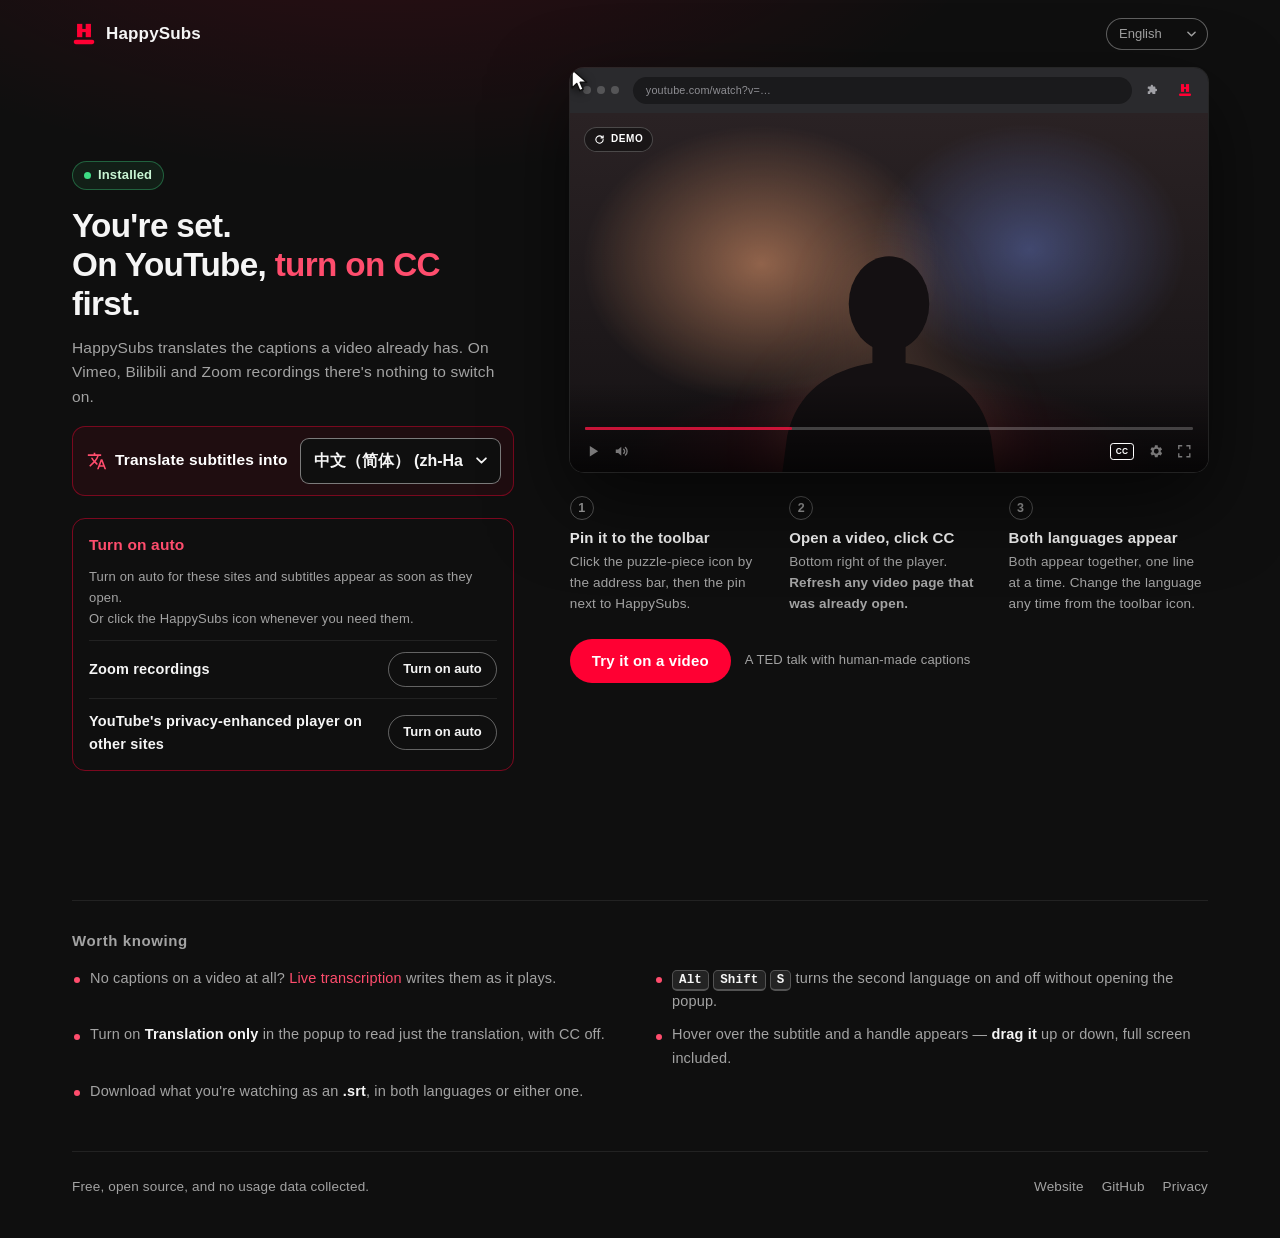
<file: welcome.html>
<!doctype html>
<html lang="en">
<head>
  <meta charset="utf-8" />
  <meta name="viewport" content="width=device-width, initial-scale=1" />
  <title>HappySubs</title>
  <link rel="icon" href="icons/icon32.png" />
  <style>
    /* Opened once, by the extension itself, right after a fresh install. Its one
       job is the step that loses new users on YouTube: nothing appears until the
       player's own captions are on. So the first screen is the steps and a demo
       of them, side by side, and nothing else. The site's palette rather than
       the popup's — this is a full page, and it should feel like the one people
       came from. */
    @property --on {
      syntax: "<number>";
      inherits: true;
      initial-value: 0;
    }
    :root {
      color-scheme: dark;
      --bg: #0f0f0f;
      --card: #1a1a1a;
      --text: #f5f5f5;
      --text-dim: #a3a3a3;
      --brand: #ff0033;
      --brand-2: #ff4d6d;
      --border: rgba(255,255,255,0.08);
      --border-surface: rgba(255,255,255,0.22);
      --border-control: rgba(255,255,255,0.34);
      --font: "SF Pro Display", -apple-system, BlinkMacSystemFont, "Segoe UI",
              "PingFang SC", "Hiragino Sans GB", "Microsoft YaHei", Roboto, sans-serif;
      /* One loop of the demo. Every moving part keys off this, so the cursor,
         the toolbar icon, the CC button, both subtitle lines and the step list
         beside it stay in step. */
      --loop: 10s;
    }
    * { box-sizing: border-box; }
    html, body { margin: 0; padding: 0; }
    body {
      background:
        radial-gradient(900px 420px at 30% -120px, rgba(255,0,51,0.14), transparent 70%),
        var(--bg);
      color: var(--text);
      font-family: var(--font);
      line-height: 1.6;
      letter-spacing: 0.01em;
      -webkit-font-smoothing: antialiased;
    }
    a { color: var(--brand-2); text-decoration: none; }
    a:hover { text-decoration: underline; }
    a:focus-visible { outline: 2px solid var(--brand-2); outline-offset: 3px; border-radius: 4px; }
    .wrap { max-width: 1200px; margin: 0 auto; padding: 0 32px; }

    header { height: 68px; display: flex; align-items: center; justify-content: space-between; }
    /* The site's language switch, same shape and place. */
    /* The page's language, in the place the site keeps its switch. A select
       now rather than a two-way button: there are four to choose from. */
    .lang-select {
      -webkit-appearance: none; appearance: none;
      color: var(--text-dim);
      background: transparent url("data:image/svg+xml,%3Csvg xmlns='http://www.w3.org/2000/svg' viewBox='0 0 10 6'%3E%3Cpath d='M1 1l4 4 4-4' fill='none' stroke='%23a3a3a3' stroke-width='1.6' stroke-linecap='round' stroke-linejoin='round'/%3E%3C/svg%3E") no-repeat right 11px center / 9px 6px;
      border: 1px solid var(--border-control); border-radius: 999px;
      padding: 5px 28px 5px 12px; font: inherit; font-size: 13px; cursor: pointer;
    }
    .lang-select:hover { color: var(--text); background-color: rgba(255,255,255,0.08); border-color: rgba(255,255,255,0.55); }
    .lang-select:focus-visible { outline: 2px solid var(--brand-2); outline-offset: 3px; }
    .lang-select option { color: #111; }
    .brand { display: inline-flex; align-items: center; gap: 10px; font-weight: 700; font-size: 17px; color: var(--text); }
    .brand svg { width: 24px; height: 24px; color: var(--brand); }

    /* ---- first screen ----
       Two columns: what to do, and that same thing happening. The demo spans
       every row on the right; on a narrow window it drops in under the
       headline so it is still seen before the steps it illustrates. */
    /* Left: the two things to set (language, automatic sites). Right: what
       happens — the demo, then the three steps it shows, then a video to
       try it on. Each column reads top to bottom on its own. */
    .first {
      display: grid;
      grid-template-columns: minmax(0, 0.9fr) minmax(0, 1.3fr);
      grid-template-areas:
        "head demo"
        "head steps"
        "head cta";
      grid-template-rows: auto auto 1fr;
      column-gap: 56px;
      align-content: center;
      min-height: calc(100vh - 68px);
      padding: 0 0 36px;
    }
    .head { grid-area: head; align-self: center; }
    .eyebrow {
      display: inline-flex; align-items: center; gap: 7px;
      color: #c9f5d4; font-size: 13px; font-weight: 600;
      border: 1px solid rgba(61,220,132,0.35); background: rgba(61,220,132,0.08);
      border-radius: 999px; padding: 3px 11px; margin-bottom: 16px;
    }
    .eyebrow::before { content: ""; width: 7px; height: 7px; border-radius: 50%; background: #3ddc84; }
    h1 {
      font-size: clamp(26px, 2.6vw, 34px);
      line-height: 1.18;
      letter-spacing: -0.02em;
      margin: 0 0 12px;
      font-weight: 800;
      text-wrap: balance;
    }
    h1 em { font-style: normal; color: var(--brand-2); white-space: nowrap; }
    .lede { color: var(--text-dim); font-size: 15.5px; margin: 0; max-width: 34em; }

    /* The second language, chosen on the first screen rather than found in the
       popup later. English browsers start on Chinese (see ydsDefaultSecondLang),
       and someone who does not read it, meeting it on their first video, is
       the quickest uninstall there is. */
    .pick {
      position: relative;
      display: flex; align-items: center; gap: 12px; flex-wrap: wrap;
      margin: 16px 0 0; padding: 11px 12px 11px 14px;
      max-width: 34em;
      background: rgba(255,0,51,0.07);
      border: 1px solid rgba(255,0,51,0.4);
      border-radius: 13px;
    }
    .pick label {
      display: inline-flex; align-items: center; gap: 8px;
      font-size: 15.5px; font-weight: 700; color: #fff; white-space: nowrap;
    }
    .pick label svg { width: 20px; height: 20px; color: var(--brand-2); flex: none; }
    .pick select {
      flex: 1 1 200px; min-width: 0;
      -webkit-appearance: none; appearance: none;
      padding: 9px 36px 9px 13px;
      font: inherit; font-size: 16px; font-weight: 600; color: var(--text);
      background: #0f0f0f url("data:image/svg+xml,%3Csvg xmlns='http://www.w3.org/2000/svg' viewBox='0 0 10 6'%3E%3Cpath d='M1 1l4 4 4-4' fill='none' stroke='%23f5f5f5' stroke-width='1.6' stroke-linecap='round' stroke-linejoin='round'/%3E%3C/svg%3E") no-repeat right 13px center / 11px 7px;
      border: 1px solid rgba(255,255,255,0.45); border-radius: 9px;
      cursor: pointer;
    }
    .pick select:hover { border-color: rgba(255,255,255,0.75); }
    .pick select:focus-visible { outline: 2px solid var(--brand-2); outline-offset: 2px; }
    /* Sits on the box's top edge rather than inside it: in the box it took a
       place of its own even while invisible, and on a narrow row that place
       wrapped onto a second, empty-looking line. */
    .pick-saved {
      position: absolute; top: -11px; right: 14px;
      padding: 1px 9px; border-radius: 999px;
      background: var(--bg); border: 1px solid rgba(61,220,132,0.5);
      color: #3ddc84; font-size: 12px; font-weight: 600; line-height: 18px;
      opacity: 0; transition: opacity 0.2s;
      pointer-events: none;
    }
    .pick-saved.on { opacity: 1; }
    @media (prefers-reduced-motion: reduce) {
      .pick { animation: none; }
    }

    /* Three steps in a row under the demo they describe. Static: the demo
       already moves, and steps lighting up beside it was a second thing
       moving for the eye to follow. */
    .steps {
      grid-area: steps; list-style: none; margin: 22px 0 0; padding: 0;
      display: grid; grid-template-columns: repeat(3, minmax(0, 1fr)); gap: 20px;
    }
    .step { display: block; }
    .num {
      width: 24px; height: 24px; border-radius: 50%;
      display: inline-flex; align-items: center; justify-content: center;
      font-weight: 700; font-size: 12.5px; color: var(--text-dim);
      border: 1px solid rgba(255,255,255,0.3);
      margin-bottom: 8px;
    }
    .step h2 { font-size: 15px; line-height: 1.35; margin: 0 0 4px; }
    .step p { margin: 0; color: var(--text-dim); font-size: 13.5px; line-height: 1.55; }
    .step strong { color: var(--text-dim); font-weight: 600; }

    .cta-block { grid-area: cta; align-self: start; display: flex; align-items: center; gap: 14px; flex-wrap: wrap; margin-top: 24px; }
    .cta {
      display: inline-flex; align-items: center;
      background: var(--brand); color: #fff;
      padding: 10px 22px; border-radius: 999px;
      font-weight: 700; font-size: 15px;
      transition: transform .15s, box-shadow .15s;
    }
    .cta:hover { text-decoration: none; background: var(--brand-2); }
    .cta-note { color: var(--text-dim); font-size: 13px; margin: 0; }

    /* ---- sites that need the viewer's say-so (optional permissions) ---- */
    .more { padding: 26px 0 30px; border-top: 1px solid var(--border); }
    /* On a fresh install the two switches sit in the first screen, under the
       language picker (welcome.js moves them into the headline column) — a
       feature that needs a click to exist should not be a scroll away. */
    .head .more { border-top: 0; padding: 18px 0 2px; }
    .head .more h2 { font-size: 15px; color: var(--text-dim); font-weight: 600; margin: 0 0 10px; }
    .head .more .more-note { font-size: 13px; margin: 0 0 10px; }
    .more-note:empty, .more-item p:empty { display: none; }
    /* The update intro and the note above the switches are two sentences on
       two lines; the strings carry the break. */
    body.whatsnew .lede, .more-note { white-space: pre-line; }
    /* Install page: two plain rows with a divider, not two more boxes. */
    .head .more {
      margin-top: 22px; padding: 14px 16px 4px;
      border: 1px solid var(--border); border-radius: 13px;
    }
    .head .more h2 { color: var(--brand-2); font-size: 15.5px; font-weight: 700; }
    /* Three pulses of the border once the page is up, only while a site is
       still off — the one thing on this page that does not work until asked. */
    .head .more.ask {
      border-color: rgba(255,0,51,0.45);
      animation: more-ask 1.2s ease-in-out 1s 3;
    }
    @keyframes more-ask {
      0%, 100% { box-shadow: 0 0 0 0 rgba(255,0,51,0); border-color: rgba(255,0,51,0.45); }
      50%      { box-shadow: 0 0 0 5px rgba(255,0,51,0.18); border-color: rgba(255,0,51,0.9); }
    }
    @media (prefers-reduced-motion: reduce) { .head .more.ask { animation: none; } }
    .head .more-list { grid-template-columns: 1fr; gap: 0; }
    .head .more-item {
      border: 0; border-radius: 0; padding: 11px 0;
      border-top: 1px solid var(--border);
    }
    .head .more-item:last-child { padding-bottom: 10px; }
    .head .more-item strong { font-size: 14.5px; font-weight: 600; }
    .head .more-btn {
      background: transparent; color: var(--text); font-size: 13px; font-weight: 600;
      border: 1px solid rgba(255,255,255,0.35); padding: 6px 14px;
    }
    .head .more-btn:hover { border-color: rgba(255,255,255,0.7); }
    .head .more-btn.on { color: var(--text-dim); border-color: var(--border); }
    .more h2 { font-size: 19px; margin: 0 0 6px; }
    .more-note { color: var(--text-dim); font-size: 14px; margin: 0 0 16px; max-width: 62ch; }
    .more-list { display: grid; grid-template-columns: repeat(2, 1fr); gap: 12px; }
    .more-item {
      display: flex; align-items: center; justify-content: space-between; gap: 16px;
      border: 1px solid var(--border); border-radius: 14px; padding: 14px 16px;
    }
    .more-item strong { display: block; font-size: 15.5px; color: var(--text); }
    .more-item p { margin: 3px 0 0; color: var(--text-dim); font-size: 13.5px; line-height: 1.5; }
    .more-btn {
      flex: 0 0 auto; border: 0; cursor: pointer; font: inherit;
      background: var(--brand); color: #fff; font-weight: 700; font-size: 14px;
      padding: 9px 18px; border-radius: 999px;
    }
    .more-btn.on { background: transparent; color: var(--text-dim); border: 1px solid var(--border); padding: 8px 14px; }
    .more-btn.on:hover { color: var(--text); }
    /* Opened after an update rather than an install: the getting-started
       steps are old news, the new sites are the point. */
    body.whatsnew .steps, body.whatsnew .cta-block, body.whatsnew .demo, body.whatsnew .pick { display: none; }
    /* The install layout is a two-column grid a screen tall, built around the
       demo. With the demo gone that is a headline floating in an empty page
       and the buttons a scroll away — so here it is one plain column, and
       the buttons come straight after the headline (welcome.js moves them). */
    body.whatsnew .first { display: block; min-height: 0; padding: 56px 0 8px; }
    /* Update page: the same box as on install, under the headline. The
       intro above it already says what auto does, so no second note. */
    body.whatsnew .head .more { max-width: 560px; margin-top: 26px; }
    body.whatsnew .more .more-note { display: none; }
    .more-btn { white-space: nowrap; }
    .lang-row { display: none; }
    body.whatsnew .lang-row {
      display: flex; align-items: center; gap: 14px; flex-wrap: wrap;
      max-width: 560px; margin: 18px 0 0; padding: 0 2px;
      color: var(--text-dim); font-size: 14px;
    }
    body.whatsnew .lang-row strong { color: var(--text); font-weight: 600; }
    .log { display: none; padding: 26px 0 30px; border-top: 1px solid var(--border); }
    body.whatsnew .log { display: block; }
    .log h2 { font-size: 15px; color: var(--text-dim); font-weight: 600; margin: 0 0 14px; letter-spacing: 0.04em; }
    .log p { color: var(--text-dim); font-size: 14.5px; line-height: 1.6; margin: 0 0 7px; max-width: 78ch; }
    .log strong { color: var(--text); font-weight: 600; }

    /* ---- the demo ----
       A browser window drawn in CSS, so it reads as a picture of the steps
       rather than a player to press: a window frame, a "Demo" label, a default
       cursor, and the player's own buttons dimmed except the one that matters.
       Everything inside is sized in container units, so the cursor's path
       lands on the same spots at any width. */
    .demo { grid-area: demo; align-self: center; margin: 0; }
    .window {
      container-type: inline-size;
      position: relative;
      border-radius: 14px;
      overflow: hidden;
      background: #1c1c1e;
      box-shadow: 0 0 0 1px rgba(255,255,255,0.10), 0 30px 80px rgba(0,0,0,0.6);
      cursor: default;
      user-select: none;
      -webkit-user-select: none;
    }
    .toolbar {
      height: 7cqw;
      display: flex; align-items: center; gap: 1.6cqw;
      padding: 0 2cqw;
      background: #2a2a2d;
    }
    .dots { display: flex; gap: 0.9cqw; margin-right: 0.6cqw; }
    .dots i { width: 1.3cqw; height: 1.3cqw; border-radius: 50%; background: rgba(255,255,255,0.2); }
    .address {
      flex: 1; height: 4.2cqw; border-radius: 2.1cqw;
      background: #1a1a1c; color: #8e8e93;
      display: flex; align-items: center; padding: 0 2cqw;
      font-size: clamp(9px, 1.7cqw, 13px); white-space: nowrap; overflow: hidden;
    }
    .tb-icon {
      flex: none; width: 3.4cqw; height: 3.4cqw; border-radius: 0.9cqw;
      display: flex; align-items: center; justify-content: center;
      color: #a1a1a6;
    }
    .tb-icon svg { width: 2.2cqw; height: 2.2cqw; display: block; }
    /* The pinned extension — what step 1 is about. */
    .tb-hs { color: var(--brand); animation: hs-ring var(--loop) infinite; }
    @keyframes hs-ring {
      0%, 9%   { background: transparent; box-shadow: 0 0 0 0 rgba(255,0,51,0); }
      12%, 19% { background: rgba(255,0,51,0.16); box-shadow: 0 0 0 0.5cqw rgba(255,0,51,0.32); }
      23%, 100% { background: transparent; box-shadow: 0 0 0 0 rgba(255,0,51,0); }
    }

    .video { position: relative; aspect-ratio: 16 / 9; overflow: hidden; background: #000; }
    .scene {
      position: absolute; inset: 0;
      background:
        radial-gradient(40% 55% at 30% 42%, rgba(255,170,120,0.5), transparent 70%),
        radial-gradient(35% 50% at 72% 38%, rgba(120,150,255,0.36), transparent 70%),
        radial-gradient(60% 40% at 50% 100%, rgba(255,0,51,0.22), transparent 70%),
        linear-gradient(180deg, #2a2224 0%, #151214 100%);
    }
    /* A speaker, abstracted: a silhouette against the stage light. */
    .figure {
      position: absolute; left: 50%; bottom: 0; transform: translateX(-50%);
      height: 66%; width: auto;
      color: #141012;
      filter: blur(0.6px) drop-shadow(0 0 30px rgba(255,170,120,0.18));
    }
    .badge {
      position: absolute; top: 2.2cqw; left: 2.2cqw;
      display: inline-flex; align-items: center; gap: 0.6em;
      font-size: clamp(10px, 1.55cqw, 13px); font-weight: 700; letter-spacing: 0.06em;
      color: #fff;
      background: rgba(15,15,15,0.6);
      -webkit-backdrop-filter: blur(8px); backdrop-filter: blur(8px);
      border: 1px solid rgba(255,255,255,0.22);
      border-radius: 999px;
      padding: 0.35em 0.9em;
    }
    .badge svg { width: 1.1em; height: 1.1em; display: block; }

    .subs {
      position: absolute; left: 50%; bottom: 9.5cqw; transform: translateX(-50%);
      width: 86%;
      display: flex; flex-direction: column; align-items: center; gap: 0.27em;
      font-size: clamp(10px, 2.3cqw, 20px);
      font-weight: 600;
      text-align: center;
      line-height: 1.34;
    }
    .sub {
      display: inline;
      padding: 0.17em 0.42em;
      border-radius: 7px;
      background: rgba(0,0,0,0.6);
      text-shadow: 0 1px 2px rgba(0,0,0,0.6);
      -webkit-box-decoration-break: clone;
      box-decoration-break: clone;
      opacity: 0;
    }
    .sub-src { color: #fff; font-size: 0.86em; animation: src-in var(--loop) infinite; }
    .sub-tr  { color: #f7c9c8; animation: tr-in var(--loop) infinite; }
    @keyframes src-in { 0%, 35% { opacity: 0; transform: translateY(4px); } 38%, 88% { opacity: 1; transform: none; } 92%, 100% { opacity: 0; } }
    @keyframes tr-in  { 0%, 39% { opacity: 0; transform: translateY(4px); } 42%, 88% { opacity: 1; transform: none; } 92%, 100% { opacity: 0; } }

    /* The player's controls, placed rather than laid out, because the cursor
       has to find CC at a known spot: its centre is 86.5cqw across and 3.2cqw
       up from the bottom of the video. */
    .shade { position: absolute; left: 0; right: 0; bottom: 0; height: 14cqw; background: linear-gradient(transparent, rgba(0,0,0,0.7)); }
    .progress { position: absolute; left: 2.4cqw; right: 2.4cqw; bottom: 6.6cqw; height: 0.35cqw; background: rgba(255,255,255,0.22); border-radius: 0.2cqw; }
    .progress i { display: block; width: 34%; height: 100%; background: rgba(255,0,51,0.7); border-radius: inherit; }
    .ctl { position: absolute; bottom: 1.9cqw; height: 2.6cqw; display: flex; align-items: center; color: #fff; opacity: 0.45; }
    .ctl svg { height: 100%; width: auto; display: block; }
    .ctl-play { left: 2.4cqw; }
    .ctl-vol  { left: 6.8cqw; }
    .ctl-fs   { right: 2.4cqw; }
    .ctl-gear { right: 6.8cqw; }
    .cc {
      position: absolute; right: 11.6cqw; bottom: 1.9cqw;
      width: 3.8cqw; height: 2.6cqw;
      display: flex; align-items: center; justify-content: center;
      border: 0.28cqw solid #fff; border-radius: 0.5cqw;
      font: 800 1.3cqw/1 var(--font); letter-spacing: 0.04em; color: #fff;
    }
    /* The player's own "on" mark: a red rule under the button. */
    .cc::after {
      content: ""; position: absolute; left: -0.4cqw; right: -0.4cqw; bottom: -1cqw; height: 0.4cqw;
      border-radius: 0.2cqw; background: var(--brand);
      transform: scaleX(0);
      animation: cc-on var(--loop) infinite;
    }
    @keyframes cc-on { 0%, 32% { transform: scaleX(0); } 34%, 92% { transform: scaleX(1); } 94%, 100% { transform: scaleX(0); } }
    .ripple {
      position: absolute; left: 86.5cqw; top: 53.05cqw;
      width: 5cqw; height: 5cqw; margin: -2.5cqw 0 0 -2.5cqw;
      border-radius: 50%;
      background: rgba(255,255,255,0.4);
      transform: scale(0); opacity: 0;
      animation: ripple var(--loop) infinite;
    }
    @keyframes ripple { 0%, 31% { transform: scale(0); opacity: 0; } 32% { transform: scale(0.3); opacity: 0.9; } 39%, 100% { transform: scale(1.5); opacity: 0; } }

    /* In window coordinates: the toolbar is 7cqw tall, so the extension icon's
       centre is (96.3, 3.5) and CC's is (86.5, 7 + 56.25 - 3.2 = 60.05). */
    .cursor {
      position: absolute; left: 0; top: 0;
      width: 3.2cqw;
      transform-origin: 0 0;
      filter: drop-shadow(0 2px 4px rgba(0,0,0,0.6));
      animation: cursor var(--loop) infinite;
    }
    .cursor svg { width: 100%; height: auto; display: block; }
    @keyframes cursor {
      0%   { opacity: 0; transform: translate(55cqw, 30cqw); }
      4%   { opacity: 1; transform: translate(55cqw, 30cqw); }
      12%  { opacity: 1; transform: translate(96.1cqw, 3.4cqw); }
      20%  { opacity: 1; transform: translate(96.1cqw, 3.4cqw); }
      30%  { opacity: 1; transform: translate(86.3cqw, 59.9cqw) scale(1); }
      32%  { opacity: 1; transform: translate(86.3cqw, 59.9cqw) scale(0.82); }
      34%  { opacity: 1; transform: translate(86.3cqw, 59.9cqw) scale(1); }
      44%  { opacity: 1; transform: translate(92cqw, 70cqw); }
      48%, 100% { opacity: 0; transform: translate(92cqw, 70cqw); }
    }

    /* Nothing moves for anyone who asked for less motion: the finished frame,
       captions on and both lines showing, and no step singled out. */
    @media (prefers-reduced-motion: reduce) {
      .tb-hs, .sub-src, .sub-tr, .cc::after, .cursor, .ripple { animation: none; }
      .sub { opacity: 1; }
      .cc::after { transform: scaleX(1); }
      .cursor, .ripple { display: none; }
    }

    /* ---- below the fold ---- */
    .tips { padding: 28px 0 0; border-top: 1px solid var(--border); }
    .tips h2 { font-size: 15px; color: var(--text-dim); font-weight: 600; margin: 0 0 14px; letter-spacing: 0.04em; }
    .tips ul { display: grid; grid-template-columns: repeat(2, 1fr); gap: 10px 28px; margin: 0; padding: 0; list-style: none; }
    .tips li { color: var(--text-dim); font-size: 14.5px; padding-left: 18px; position: relative; }
    .tips li::before { content: ""; position: absolute; left: 2px; top: 0.7em; width: 6px; height: 6px; border-radius: 50%; background: var(--brand-2); }
    .tips strong { color: var(--text); font-weight: 600; }
    kbd {
      font: 600 12.5px/1 ui-monospace, SFMono-Regular, Menlo, Consolas, monospace;
      color: var(--text);
      background: #232323; border: 1px solid var(--border-surface); border-bottom-width: 2px;
      border-radius: 5px; padding: 2px 6px;
    }

    footer {
      margin: 48px 0 0; padding: 24px 0 40px;
      border-top: 1px solid var(--border);
      display: flex; justify-content: space-between; gap: 12px 24px; flex-wrap: wrap;
      color: var(--text-dim); font-size: 13.5px;
    }
    footer nav { display: flex; gap: 18px; }
    footer a { color: var(--text-dim); }
    footer a:hover { color: var(--text); }

    @media (max-width: 900px) {
      .first {
        grid-template-columns: minmax(0, 1fr);
        grid-template-areas: "head" "demo" "steps" "cta";
        grid-template-rows: auto;
        min-height: 0;
        padding-top: 12px;
      }
      .demo { margin-top: 24px; }
      .tips ul { grid-template-columns: 1fr; }
      .more-list { grid-template-columns: 1fr; }
    }
    @media (max-width: 640px) {
      .steps { grid-template-columns: 1fr; gap: 14px; }
    }
    @media (max-width: 520px) {
      .wrap { padding: 0 16px; }
      .step { margin-left: 0; }
    }
  </style>
</head>
<body>
  <div class="wrap">
    <header>
      <span class="brand">
        <svg viewBox="0 0 128 128" aria-hidden="true"><g fill="currentColor">
          <rect x="27" y="10" width="28" height="71"/><rect x="73" y="10" width="28" height="71"/>
          <rect x="27" y="37" width="74" height="17"/><rect x="9" y="95" width="110" height="23" rx="11.5"/>
        </g></svg>
        HappySubs
      </span>
      <select class="lang-select" id="pageLang" aria-label="Language">
        <option value="en">English</option>
        <option value="zh">简体中文</option>
        <option value="zh-Hant">繁體中文</option>
        <option value="ja">日本語</option>
        <option value="vi">Tiếng Việt</option>
      </select>
    </header>

    <main>
      <section class="first">
        <div class="head">
          <div class="eyebrow" data-t="eyebrow">Installed</div>
          <h1 data-html="headline">You're set.<br>On YouTube, <em>turn on CC</em> first.</h1>
          <p class="lede" data-t="lede">HappySubs translates the captions a video already has. On Vimeo, Bilibili and Zoom recordings there's nothing to switch on.</p>
          <div class="pick">
            <label for="secondLang"><svg viewBox="0 0 24 24" aria-hidden="true"><path fill="currentColor" d="M12.87 15.07l-2.54-2.51.03-.03A17.52 17.52 0 0 0 14.07 6H17V4h-7V2H8v2H1v1.99h11.17C11.5 7.92 10.44 9.75 9 11.35 8.07 10.32 7.3 9.19 6.69 8h-2c.73 1.63 1.73 3.17 2.98 4.56l-5.09 5.02L4 19l5-5 3.11 3.11.76-2.04zM18.5 10h-2L12 22h2l1.12-3h4.75L21 22h2l-4.5-12zm-2.62 7l1.62-4.33L19.12 17h-3.24z"/></svg><span data-t="pickLabel">Translate subtitles into</span></label>
            <select id="secondLang"></select>
            <span class="pick-saved" id="pickSaved" data-t="pickSaved" aria-live="polite">✓ Saved</span>
          </div>
        </div>

        <ol class="steps">
          <li class="step step-1">
            <span class="num">1</span>
            <h2 data-t="step1Title">Pin it to the toolbar</h2>
            <p data-t="step1Body">Click the puzzle-piece icon by the address bar, then the pin next to HappySubs.</p>
          </li>
          <li class="step step-2">
            <span class="num">2</span>
            <h2 data-t="step2Title">Open a video, click CC</h2>
            <p data-html="step2Body">Bottom right of the player. <strong>Refresh any video page that was already open.</strong></p>
          </li>
          <li class="step step-3">
            <span class="num">3</span>
            <h2 data-t="step3Title">Both languages appear</h2>
            <p data-t="step3Body">Both appear together, one line at a time. Change the language any time from the toolbar icon.</p>
          </li>
        </ol>

        <div class="cta-block">
          <a class="cta" href="https://www.youtube.com/watch?v=arj7oStGLkU" target="_blank" rel="noopener" data-t="tryIt">Try it on a video</a>
          <p class="cta-note" data-t="tryNote">A TED talk with human-made captions</p>
        </div>

        <figure class="demo">
          <div class="window" role="img" data-aria="demoAlt" aria-label="Demo: the HappySubs icon in the toolbar, then a click on the player's CC button, and the subtitle appears in two languages.">
            <div class="toolbar" aria-hidden="true">
              <span class="dots"><i></i><i></i><i></i></span>
              <span class="address">youtube.com/watch?v=…</span>
              <span class="tb-icon"><svg viewBox="0 0 24 24"><path fill="currentColor" d="M10 3a2 2 0 0 1 2 2v1h3a1 1 0 0 1 1 1v3h1a2 2 0 1 1 0 4h-1v4a1 1 0 0 1-1 1h-4v-1a2 2 0 1 0-4 0v1H4a1 1 0 0 1-1-1v-4h1a2 2 0 1 0 0-4H3V7a1 1 0 0 1 1-1h4V5a2 2 0 0 1 2-2z"/></svg></span>
              <span class="tb-icon tb-hs"><svg viewBox="0 0 128 128"><g fill="currentColor">
                <rect x="27" y="10" width="28" height="71"/><rect x="73" y="10" width="28" height="71"/>
                <rect x="27" y="37" width="74" height="17"/><rect x="9" y="95" width="110" height="23" rx="11.5"/>
              </g></svg></span>
            </div>
            <div class="video" aria-hidden="true">
              <div class="scene"></div>
              <svg class="figure" viewBox="0 0 200 200"><g fill="currentColor">
                <ellipse cx="100" cy="58" rx="34" ry="40"/>
                <path d="M86 90v18c-36 6-64 24-72 62l-4 30h180l-4-30c-8-38-36-56-72-62V90z"/>
              </g></svg>
              <span class="badge">
                <svg viewBox="0 0 24 24"><path fill="none" stroke="currentColor" stroke-width="2.4" stroke-linecap="round" stroke-linejoin="round" d="M20 12a8 8 0 1 1-2.3-5.6M20 4v4.5h-4.5"/></svg>
                <span data-t="demoBadge">DEMO</span>
              </span>
              <div class="subs">
                <span class="sub sub-src" id="demoSrc">Learning a language is easier when you can see both.</span>
                <span class="sub sub-tr" id="demoTr">能同时看到两种语言，学起来就容易多了。</span>
              </div>
              <div class="shade"></div>
              <div class="progress"><i></i></div>
              <span class="ctl ctl-play"><svg viewBox="0 0 24 24"><path fill="currentColor" d="M7 4.5v15l12-7.5z"/></svg></span>
              <span class="ctl ctl-vol"><svg viewBox="0 0 24 24"><path fill="currentColor" d="M4 9.5h3.5L12 5.5v13l-4.5-4H4z"/><path fill="none" stroke="currentColor" stroke-width="2" stroke-linecap="round" d="M15.5 9a4 4 0 0 1 0 6M18 6.5a7.5 7.5 0 0 1 0 11"/></svg></span>
              <span class="cc">CC</span>
              <span class="ctl ctl-gear"><svg viewBox="0 0 24 24"><path fill="currentColor" d="M19.4 13a7.6 7.6 0 0 0 0-2l2-1.6-2-3.4-2.4 1a7.4 7.4 0 0 0-1.7-1L15 3.4h-4L10.6 6a7.4 7.4 0 0 0-1.7 1l-2.4-1-2 3.4 2 1.6a7.6 7.6 0 0 0 0 2l-2 1.6 2 3.4 2.4-1c.5.4 1.1.7 1.7 1l.4 2.6h4l.4-2.6c.6-.3 1.2-.6 1.7-1l2.4 1 2-3.4zM13 15.5a3.5 3.5 0 1 1 0-7 3.5 3.5 0 0 1 0 7z" transform="translate(-1 0)"/></svg></span>
              <span class="ctl ctl-fs"><svg viewBox="0 0 24 24"><path fill="none" stroke="currentColor" stroke-width="2" d="M4 9V4h5M20 9V4h-5M4 15v5h5M20 15v5h-5"/></svg></span>
              <span class="ripple"></span>
            </div>
            <span class="cursor" aria-hidden="true"><svg viewBox="0 0 20 24"><path d="M2 1.5v18.2l4.6-4.4 3 6.9 3.3-1.4-3-6.8h6.5z" fill="#fff" stroke="#111" stroke-width="1.4" stroke-linejoin="round"/></svg></span>
          </div>
        </figure>
      </section>

      <section class="more" id="more">
        <h2 data-t="moreTitle">Turn on auto</h2>
        <p class="more-note" data-t="moreNote"></p>
        <div class="more-list">
          <div class="more-item">
            <div>
              <strong data-t="moreZoomTitle">Zoom recordings</strong>
              <p data-t="moreZoomBody">Bilingual subtitles and a translated transcript on Zoom cloud recordings.</p>
            </div>
            <button type="button" class="more-btn" data-site="zoom">Turn on</button>
          </div>
          <div class="more-item">
            <div>
              <strong data-t="moreEmbedTitle">YouTube videos on other sites</strong>
              <p data-t="moreEmbedBody">For pages that embed YouTube's privacy-enhanced player.</p>
            </div>
            <button type="button" class="more-btn" data-site="embed">Turn on</button>
          </div>
        </div>
      </section>

      <div class="lang-row" id="langRow">
        <span><strong data-t="langCardTitle">Three new interface languages</strong> · <span data-t="langCardBody"></span></span>
        <select class="lang-select" id="pageLang2" aria-label="Language">
          <option value="en">English</option>
          <option value="zh">简体中文</option>
          <option value="zh-Hant">繁體中文</option>
          <option value="ja">日本語</option>
          <option value="vi">Tiếng Việt</option>
        </select>
      </div>

      <section class="log" id="log">
        <h2 data-t="logTitle">What changed in 2.2.0</h2>
        <p data-html="log1"></p>
        <p data-html="log2"></p>
        <p data-html="log3"></p>
        <p data-html="log4"></p>
        <p data-html="log5"></p>
        <p data-html="log6"></p>
      </section>

      <section class="tips">
        <h2 data-t="tipsTitle">Worth knowing</h2>
        <ul>
          <li data-html="tipLive">No captions on a video at all? <a href="https://madebyhappy.github.io/happysubs/#live" target="_blank" rel="noopener">Live transcription</a> writes them as it plays.</li>
          <li data-html="tipShortcut" id="tipShortcut"></li>
          <li data-html="tipOnly">Turn on <strong>Translation only</strong> in the popup to read just the translation, with CC off.</li>
          <li data-html="tipDrag">Hover over the subtitle and a handle appears — <strong>drag it</strong> up or down, full screen included.</li>
          <li data-html="tipSrt">Download what you're watching as an <strong>.srt</strong>, in both languages or either one.</li>
        </ul>
      </section>
    </main>

    <footer>
      <span data-t="footerNote">Free, open source, and no usage data collected.</span>
      <nav>
        <a href="https://madebyhappy.github.io/happysubs/" target="_blank" rel="noopener" data-t="linkSite">Website</a>
        <a href="https://github.com/madebyhappy/happysubs" target="_blank" rel="noopener">GitHub</a>
        <a href="https://madebyhappy.github.io/happysubs/privacy.html" target="_blank" rel="noopener" data-t="linkPrivacy">Privacy</a>
      </nav>
    </footer>
  </div>

  <script src="i18n.js"></script>
  <script src="languages.js"></script>
  <script src="welcome.js"></script>
</body>
</html>
</file>
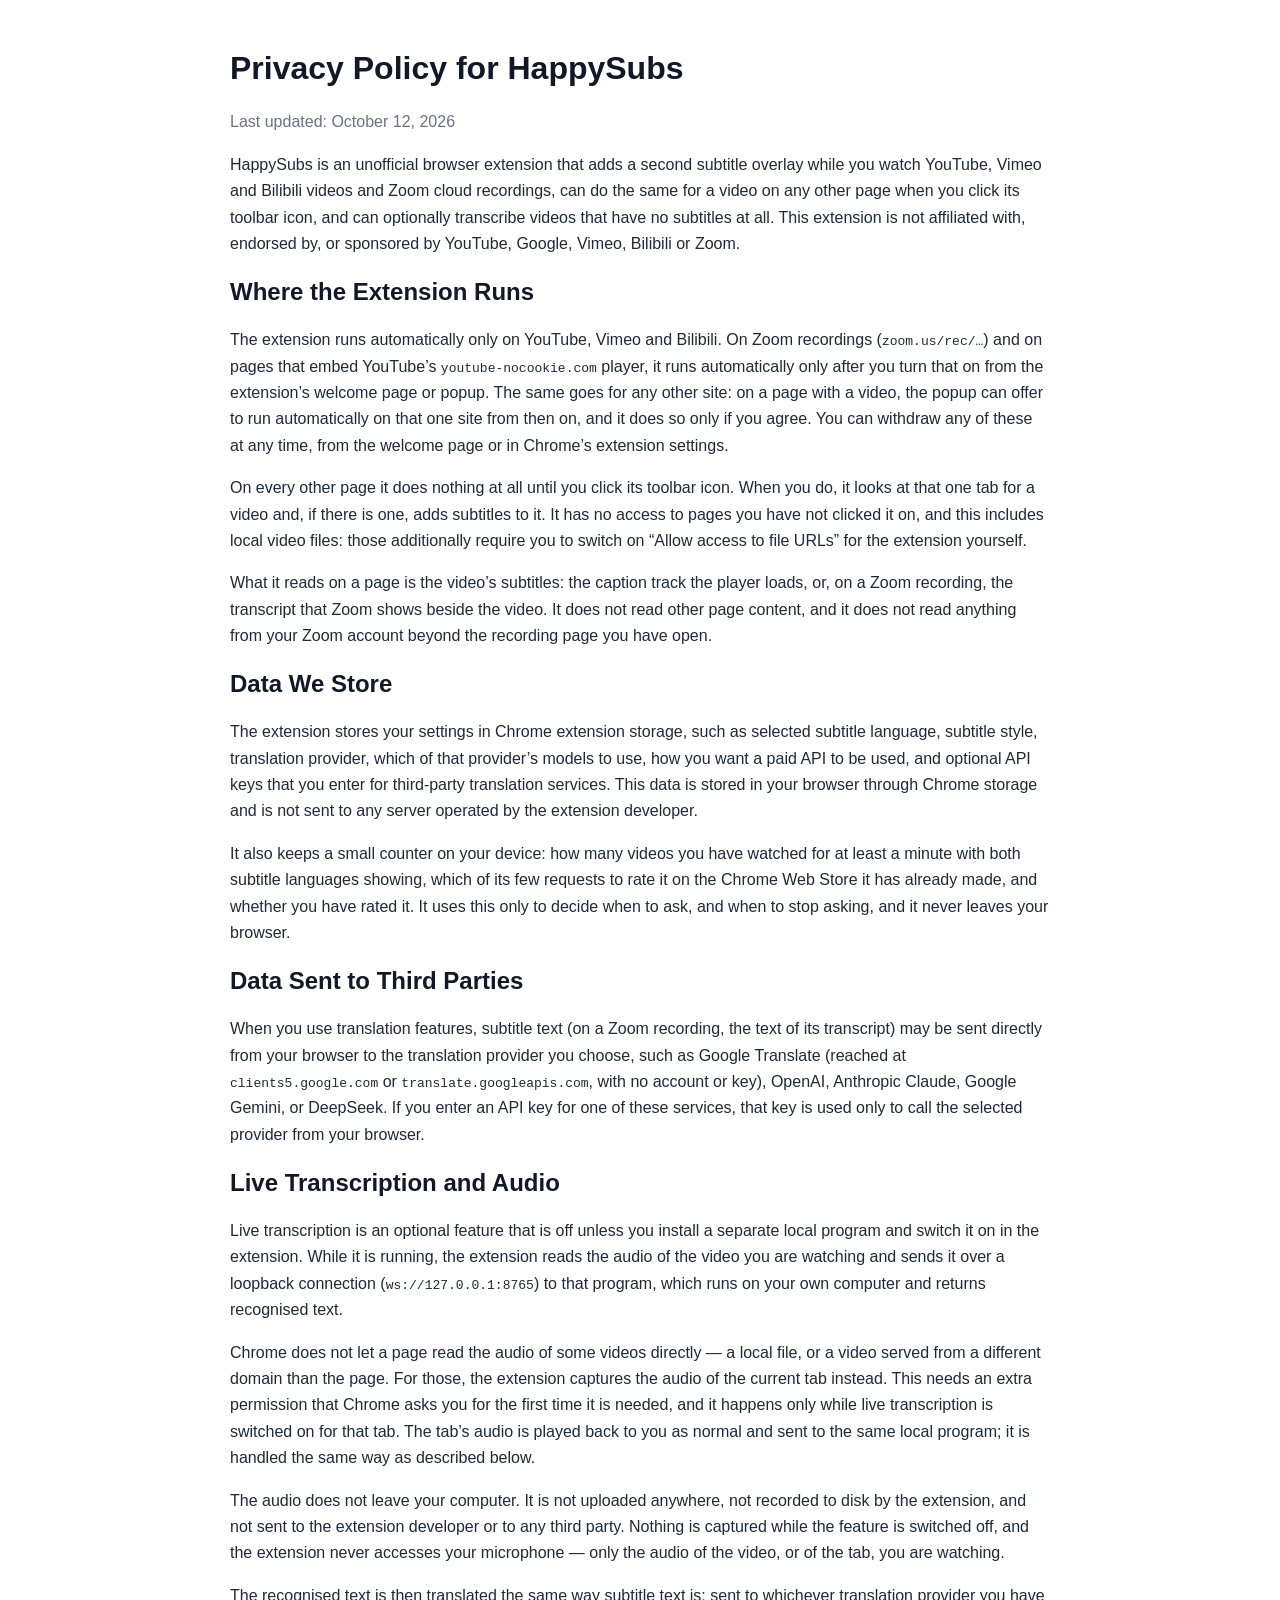
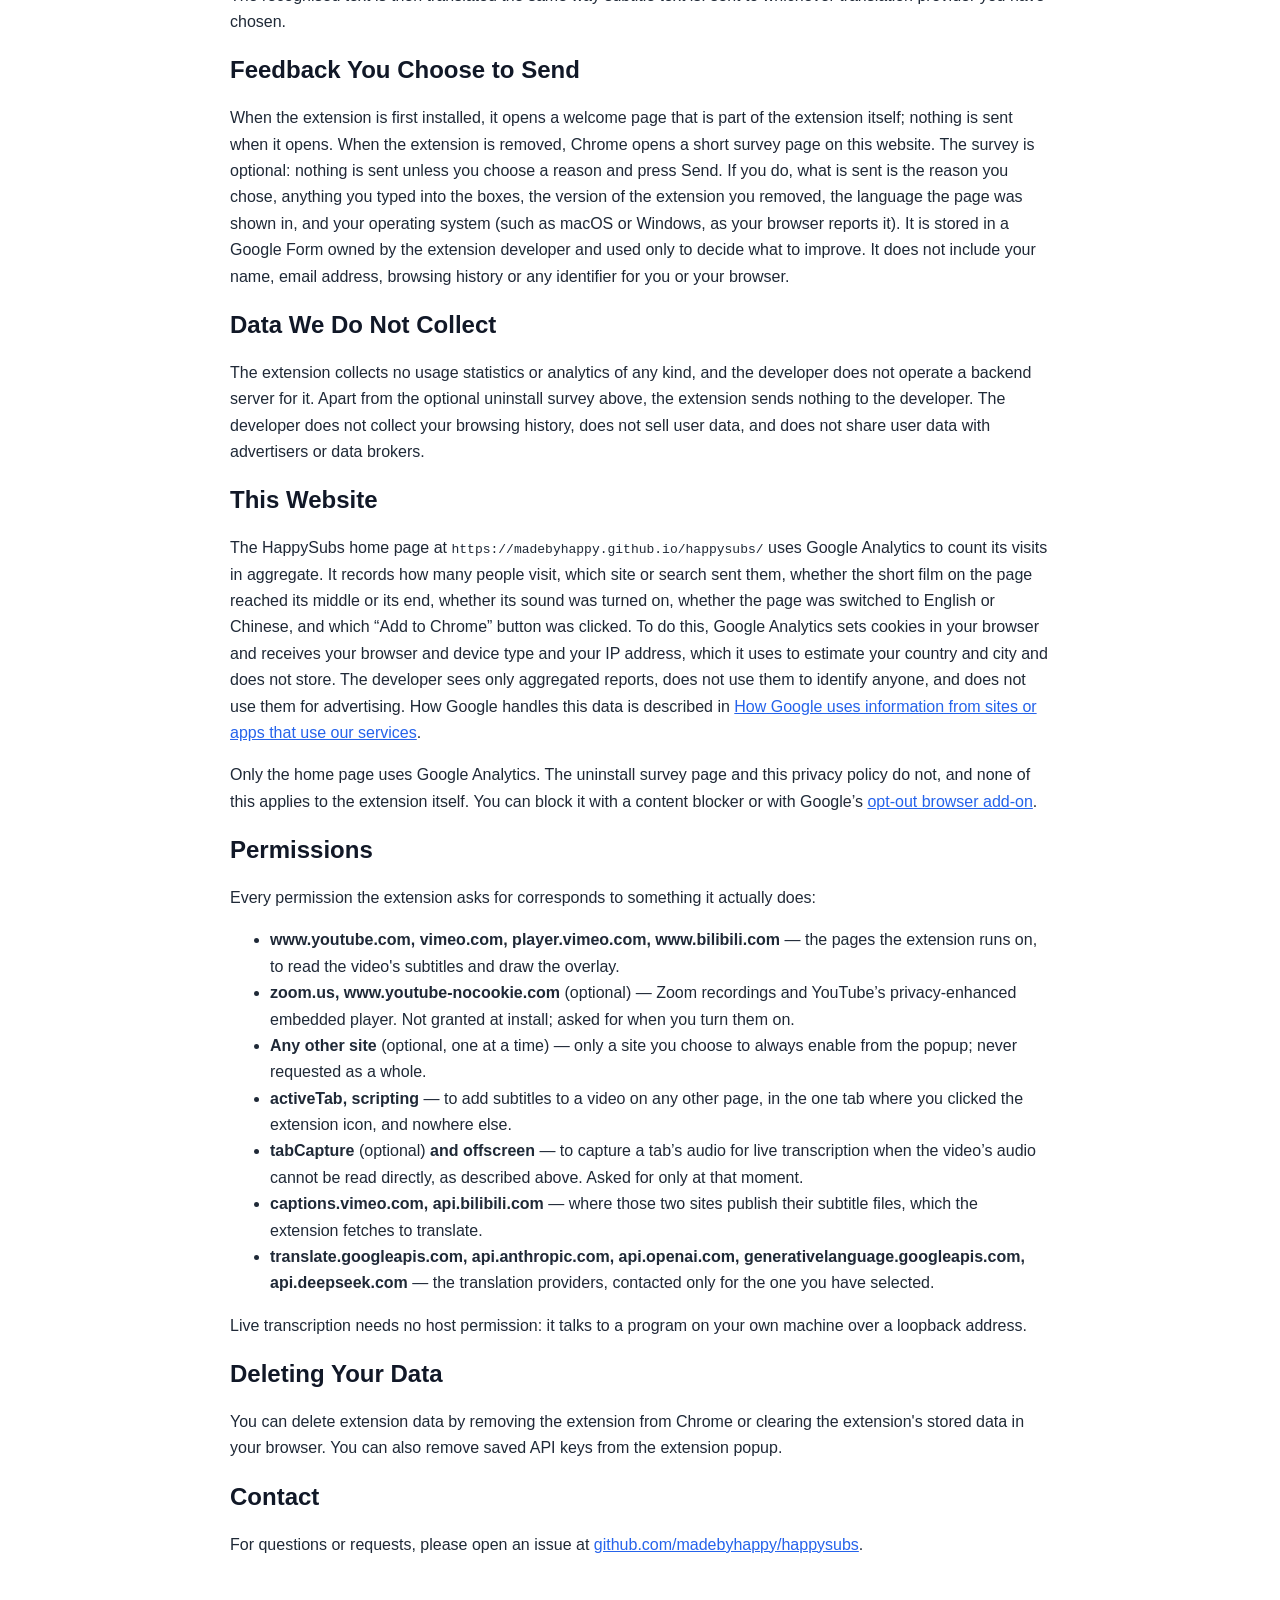
<file: docs/privacy.html>
<!doctype html>
<html lang="en">
<head>
  <meta charset="utf-8">
  <meta name="viewport" content="width=device-width, initial-scale=1">
  <title>Privacy Policy - HappySubs</title>
  <style>
    body { font-family: -apple-system, BlinkMacSystemFont, "Segoe UI", sans-serif; line-height: 1.65; max-width: 820px; margin: 48px auto; padding: 0 20px; color: #1f2937; }
    h1, h2 { line-height: 1.25; color: #111827; }
    a { color: #2563eb; }
    .updated { color: #6b7280; }
  </style>
</head>
<body>
  <h1>Privacy Policy for HappySubs</h1>
  <p class="updated">Last updated: October 12, 2026</p>

  <p>HappySubs is an unofficial browser extension that adds a second subtitle overlay while you watch YouTube, Vimeo and Bilibili videos and Zoom cloud recordings, can do the same for a video on any other page when you click its toolbar icon, and can optionally transcribe videos that have no subtitles at all. This extension is not affiliated with, endorsed by, or sponsored by YouTube, Google, Vimeo, Bilibili or Zoom.</p>

  <h2>Where the Extension Runs</h2>
  <p>The extension runs automatically only on YouTube, Vimeo and Bilibili. On Zoom recordings (<code>zoom.us/rec/…</code>) and on pages that embed YouTube&rsquo;s <code>youtube-nocookie.com</code> player, it runs automatically only after you turn that on from the extension&rsquo;s welcome page or popup. The same goes for any other site: on a page with a video, the popup can offer to run automatically on that one site from then on, and it does so only if you agree. You can withdraw any of these at any time, from the welcome page or in Chrome&rsquo;s extension settings.</p>
  <p>On every other page it does nothing at all until you click its toolbar icon. When you do, it looks at that one tab for a video and, if there is one, adds subtitles to it. It has no access to pages you have not clicked it on, and this includes local video files: those additionally require you to switch on &ldquo;Allow access to file URLs&rdquo; for the extension yourself.</p>
  <p>What it reads on a page is the video&rsquo;s subtitles: the caption track the player loads, or, on a Zoom recording, the transcript that Zoom shows beside the video. It does not read other page content, and it does not read anything from your Zoom account beyond the recording page you have open.</p>

  <h2>Data We Store</h2>
  <p>The extension stores your settings in Chrome extension storage, such as selected subtitle language, subtitle style, translation provider, which of that provider&rsquo;s models to use, how you want a paid API to be used, and optional API keys that you enter for third-party translation services. This data is stored in your browser through Chrome storage and is not sent to any server operated by the extension developer.</p>
  <p>It also keeps a small counter on your device: how many videos you have watched for at least a minute with both subtitle languages showing, which of its few requests to rate it on the Chrome Web Store it has already made, and whether you have rated it. It uses this only to decide when to ask, and when to stop asking, and it never leaves your browser.</p>

  <h2>Data Sent to Third Parties</h2>
  <p>When you use translation features, subtitle text (on a Zoom recording, the text of its transcript) may be sent directly from your browser to the translation provider you choose, such as Google Translate (reached at <code>clients5.google.com</code> or <code>translate.googleapis.com</code>, with no account or key), OpenAI, Anthropic Claude, Google Gemini, or DeepSeek. If you enter an API key for one of these services, that key is used only to call the selected provider from your browser.</p>

  <h2>Live Transcription and Audio</h2>
  <p>Live transcription is an optional feature that is off unless you install a separate local program and switch it on in the extension. While it is running, the extension reads the audio of the video you are watching and sends it over a loopback connection (<code>ws://127.0.0.1:8765</code>) to that program, which runs on your own computer and returns recognised text.</p>
  <p>Chrome does not let a page read the audio of some videos directly — a local file, or a video served from a different domain than the page. For those, the extension captures the audio of the current tab instead. This needs an extra permission that Chrome asks you for the first time it is needed, and it happens only while live transcription is switched on for that tab. The tab&rsquo;s audio is played back to you as normal and sent to the same local program; it is handled the same way as described below.</p>
  <p>The audio does not leave your computer. It is not uploaded anywhere, not recorded to disk by the extension, and not sent to the extension developer or to any third party. Nothing is captured while the feature is switched off, and the extension never accesses your microphone — only the audio of the video, or of the tab, you are watching.</p>
  <p>The recognised text is then translated the same way subtitle text is: sent to whichever translation provider you have chosen.</p>

  <h2>Feedback You Choose to Send</h2>
  <p>When the extension is first installed, it opens a welcome page that is part of the extension itself; nothing is sent when it opens. When the extension is removed, Chrome opens a short survey page on this website. The survey is optional: nothing is sent unless you choose a reason and press Send. If you do, what is sent is the reason you chose, anything you typed into the boxes, the version of the extension you removed, the language the page was shown in, and your operating system (such as macOS or Windows, as your browser reports it). It is stored in a Google Form owned by the extension developer and used only to decide what to improve. It does not include your name, email address, browsing history or any identifier for you or your browser.</p>

  <h2>Data We Do Not Collect</h2>
  <p>The extension collects no usage statistics or analytics of any kind, and the developer does not operate a backend server for it. Apart from the optional uninstall survey above, the extension sends nothing to the developer. The developer does not collect your browsing history, does not sell user data, and does not share user data with advertisers or data brokers.</p>

  <h2>This Website</h2>
  <p>The HappySubs home page at <code>https://madebyhappy.github.io/happysubs/</code> uses Google Analytics to count its visits in aggregate. It records how many people visit, which site or search sent them, whether the short film on the page reached its middle or its end, whether its sound was turned on, whether the page was switched to English or Chinese, and which &ldquo;Add to Chrome&rdquo; button was clicked. To do this, Google Analytics sets cookies in your browser and receives your browser and device type and your IP address, which it uses to estimate your country and city and does not store. The developer sees only aggregated reports, does not use them to identify anyone, and does not use them for advertising. How Google handles this data is described in <a href="https://policies.google.com/technologies/partner-sites">How Google uses information from sites or apps that use our services</a>.</p>
  <p>Only the home page uses Google Analytics. The uninstall survey page and this privacy policy do not, and none of this applies to the extension itself. You can block it with a content blocker or with Google&rsquo;s <a href="https://tools.google.com/dlpage/gaoptout">opt-out browser add-on</a>.</p>

  <h2>Permissions</h2>
  <p>Every permission the extension asks for corresponds to something it actually does:</p>
  <ul>
    <li><strong>www.youtube.com, vimeo.com, player.vimeo.com, www.bilibili.com</strong> — the pages the extension runs on, to read the video's subtitles and draw the overlay.</li>
    <li><strong>zoom.us, www.youtube-nocookie.com</strong> (optional) — Zoom recordings and YouTube&rsquo;s privacy-enhanced embedded player. Not granted at install; asked for when you turn them on.</li>
    <li><strong>Any other site</strong> (optional, one at a time) — only a site you choose to always enable from the popup; never requested as a whole.</li>
    <li><strong>activeTab, scripting</strong> — to add subtitles to a video on any other page, in the one tab where you clicked the extension icon, and nowhere else.</li>
    <li><strong>tabCapture</strong> (optional) <strong>and offscreen</strong> — to capture a tab&rsquo;s audio for live transcription when the video&rsquo;s audio cannot be read directly, as described above. Asked for only at that moment.</li>
    <li><strong>captions.vimeo.com, api.bilibili.com</strong> — where those two sites publish their subtitle files, which the extension fetches to translate.</li>
    <li><strong>translate.googleapis.com, api.anthropic.com, api.openai.com, generativelanguage.googleapis.com, api.deepseek.com</strong> — the translation providers, contacted only for the one you have selected.</li>
  </ul>
  <p>Live transcription needs no host permission: it talks to a program on your own machine over a loopback address.</p>

  <h2>Deleting Your Data</h2>
  <p>You can delete extension data by removing the extension from Chrome or clearing the extension's stored data in your browser. You can also remove saved API keys from the extension popup.</p>

  <h2>Contact</h2>
  <p>For questions or requests, please open an issue at <a href="https://github.com/madebyhappy/happysubs/issues">github.com/madebyhappy/happysubs</a>.</p>
</body>
</html>
</file>
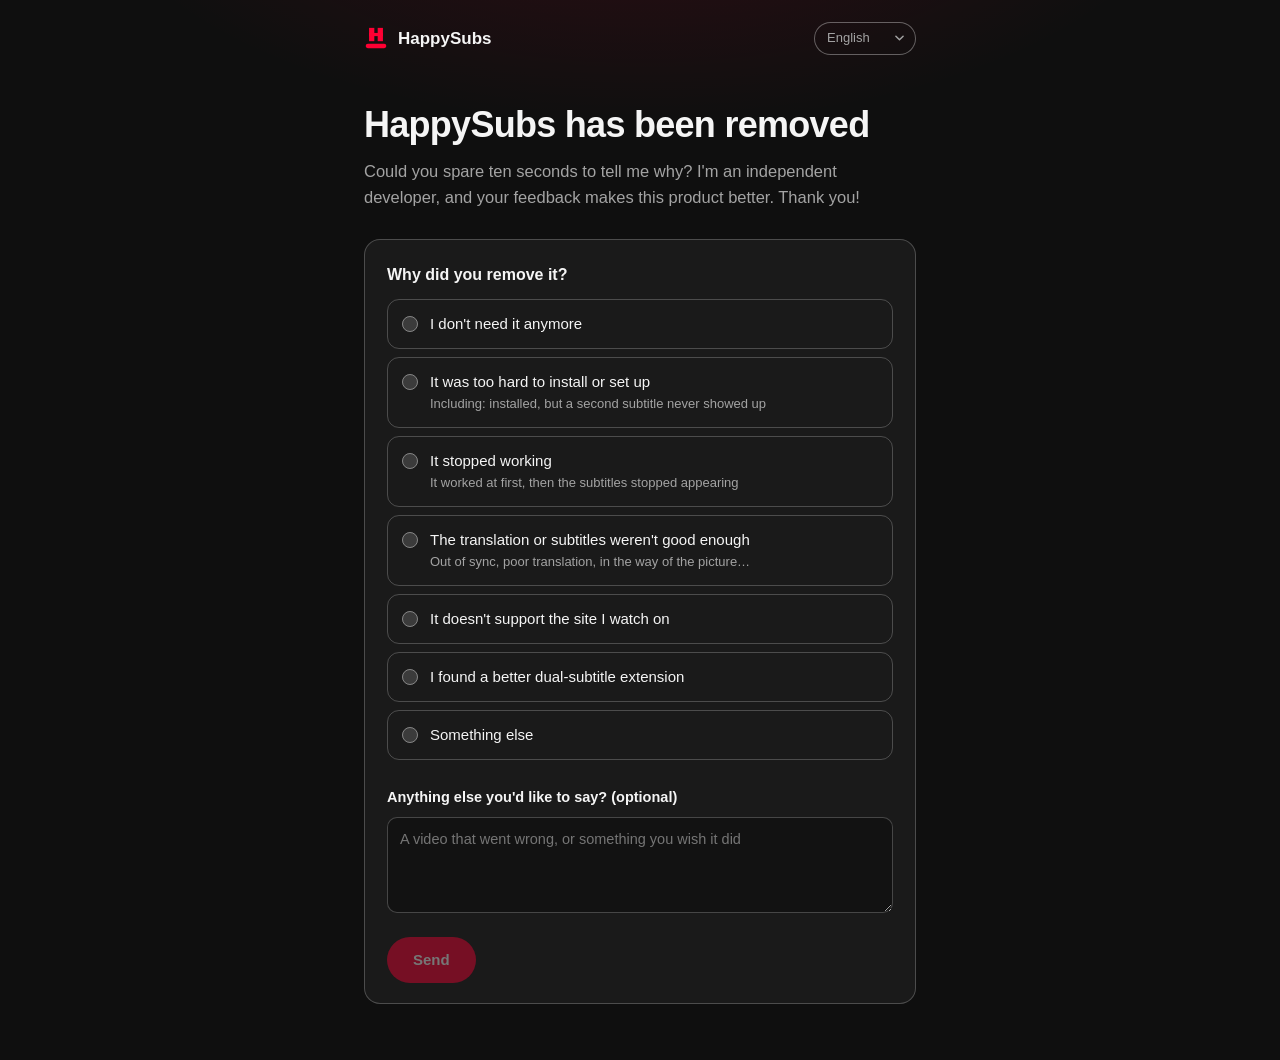
<file: docs/uninstall.html>
<!doctype html>
<html lang="zh-Hans">
<head>
  <meta charset="utf-8" />
  <meta name="viewport" content="width=device-width, initial-scale=1" />
  <title>HappySubs 已卸载</title>
  <!-- Reached only from Chrome's uninstall hook; nobody should land here from a search. -->
  <meta name="robots" content="noindex" />
  <link rel="icon" type="image/png" sizes="32x32" href="icons/icon32.png" />
  <meta name="theme-color" content="#0f0f0f" />
  <style>
    /* Chrome opens this page by itself the moment the extension is removed
       (background.js registers it). One question, one optional note — and
       nothing at all is sent unless the person presses Send. Same palette as
       the rest of the site. */
    :root {
      color-scheme: dark;
      --bg: #0f0f0f;
      --card: #1a1a1a;
      --text: #f5f5f5;
      --text-dim: #a3a3a3;
      --brand: #ff0033;
      --brand-2: #ff4d6d;
      --border: rgba(255,255,255,0.08);
      --border-surface: rgba(255,255,255,0.22);
      --border-control: rgba(255,255,255,0.34);
    }
    * { box-sizing: border-box; }
    html, body { margin: 0; padding: 0; }
    body {
      min-height: 100vh;
      background:
        radial-gradient(800px 380px at 50% -140px, rgba(255,0,51,0.14), transparent 70%),
        var(--bg);
      color: var(--text);
      font-family: -apple-system, BlinkMacSystemFont, "Segoe UI", "PingFang SC", "Microsoft YaHei", Roboto, sans-serif;
      line-height: 1.6;
      -webkit-font-smoothing: antialiased;
    }
    a { color: var(--brand-2); text-decoration: none; }
    a:hover { text-decoration: underline; }
    .wrap { max-width: 600px; margin: 0 auto; padding: 0 24px 56px; }

    header { display: flex; align-items: center; justify-content: space-between; padding: 22px 0 8px; }
    .brand { display: inline-flex; align-items: center; gap: 10px; color: var(--text); font-weight: 700; font-size: 17px; }
    .brand:hover { text-decoration: none; }
    .brand svg { width: 24px; height: 24px; color: var(--brand); }
    .lang-toggle option { color: #111; }
    .lang-toggle {
      -webkit-appearance: none; appearance: none;
      color: var(--text-dim);
      background: transparent url("data:image/svg+xml,%3Csvg xmlns='http://www.w3.org/2000/svg' viewBox='0 0 10 6'%3E%3Cpath d='M1 1l4 4 4-4' fill='none' stroke='%23a3a3a3' stroke-width='1.6' stroke-linecap='round' stroke-linejoin='round'/%3E%3C/svg%3E") no-repeat right 11px center / 9px 6px;
      border: 1px solid var(--border-control); border-radius: 999px;
      padding: 5px 28px 5px 12px; font: inherit; font-size: 13px; cursor: pointer;
    }
    .lang-toggle:hover { color: var(--text); background-color: rgba(255,255,255,0.08); border-color: rgba(255,255,255,0.55); }
    .lang-toggle:focus-visible { outline: 2px solid var(--brand-2); outline-offset: 3px; }

    h1 { font-size: clamp(28px, 6vw, 36px); line-height: 1.2; letter-spacing: -0.02em; margin: 40px 0 12px; font-weight: 800; }
    .lede { color: var(--text-dim); font-size: 16.5px; margin: 0 0 28px; }

    form {
      background: var(--card);
      border: 1px solid var(--border-surface);
      border-radius: 16px;
      padding: 22px 22px 20px;
    }
    fieldset { border: 0; margin: 0; padding: 0; }
    legend { font-weight: 700; font-size: 16px; margin: 0 0 12px; padding: 0; }
    .choice {
      display: flex; align-items: flex-start; gap: 12px;
      padding: 12px 14px; margin: 0 0 8px;
      border: 1px solid var(--border-surface); border-radius: 12px;
      cursor: pointer;
      transition: border-color .15s, background .15s;
    }
    .choice:hover { border-color: rgba(255,255,255,0.45); }
    .choice:has(input:checked) { border-color: var(--brand); background: rgba(255,0,51,0.09); }
    .choice input { accent-color: var(--brand); margin: 4px 0 0; width: 16px; height: 16px; flex: none; }
    .choice span { font-size: 15px; }
    .choice small { display: block; color: var(--text-dim); font-size: 13px; }

    /* What opens under a chosen answer: the fix for "it didn't work", or a
       box for the name when the answer is only useful with one. */
    .under { margin: -2px 0 12px; }
    .under[hidden] { display: none; }
    .help {
      padding: 12px 14px;
      border-left: 2px solid var(--brand-2);
      background: rgba(255,77,109,0.07);
      border-radius: 0 10px 10px 0;
      color: #e6e6e6; font-size: 14px;
    }
    .help + .follow-up { margin-top: 8px; }
    .follow-up {
      width: 100%;
      background: #121212; color: var(--text);
      border: 1px solid var(--border-surface); border-radius: 10px;
      padding: 10px 12px; font: inherit; font-size: 14.5px;
    }

    label.notes { display: block; font-weight: 600; font-size: 14.5px; margin: 18px 0 8px; }
    textarea {
      width: 100%; min-height: 96px; resize: vertical;
      background: #121212; color: var(--text);
      border: 1px solid var(--border-surface); border-radius: 10px;
      padding: 10px 12px; font: inherit; font-size: 14.5px;
    }
    textarea:focus-visible, .follow-up:focus-visible, .choice:has(input:focus-visible) { outline: 2px solid var(--brand-2); outline-offset: 2px; }

    .actions { display: flex; align-items: center; gap: 14px; margin-top: 16px; flex-wrap: wrap; }
    button.send {
      background: var(--brand); color: #fff; border: 0;
      border-radius: 999px; padding: 11px 26px;
      font: inherit; font-weight: 700; font-size: 15px; cursor: pointer;
      box-shadow: 0 8px 20px rgba(255,0,51,0.28);
    }
    button.send:disabled { opacity: 0.4; cursor: default; box-shadow: none; }
    button.send:focus-visible { outline: 2px solid #fff; outline-offset: 3px; }
    .status { color: var(--text-dim); font-size: 13.5px; }

    .done { text-align: left; }
    .done[hidden], form[hidden], .fallback[hidden] { display: none; }
    .done h2 { font-size: 22px; margin: 0 0 6px; }
    .done p, .fallback p { color: var(--text-dim); margin: 0 0 6px; }
    .fallback { background: var(--card); border: 1px solid var(--border-surface); border-radius: 16px; padding: 20px 22px; }

    @media (max-width: 520px) {
      .wrap { padding: 0 16px 40px; }
      form { padding: 18px 16px; }
    }
  </style>
</head>
<body>
  <div class="wrap">
    <header>
      <a class="brand" href="./">
        <svg viewBox="0 0 128 128" aria-hidden="true"><g fill="currentColor">
          <rect x="27" y="10" width="28" height="71"/><rect x="73" y="10" width="28" height="71"/>
          <rect x="27" y="37" width="74" height="17"/><rect x="9" y="95" width="110" height="23" rx="11.5"/>
        </g></svg>
        HappySubs
      </a>
      <select class="lang-toggle" id="langToggle" aria-label="Language">
        <option value="en">English</option>
        <option value="zh">简体中文</option>
        <option value="zh-Hant">繁體中文</option>
        <option value="ja">日本語</option>
        <option value="vi">Tiếng Việt</option>
      </select>
    </header>

    <main>
      <h1 data-en="HappySubs has been removed" data-ja="HappySubs をアンインストールしました" data-vi="Đã gỡ cài đặt HappySubs" data-zh-hant="HappySubs 已移除">HappySubs 已卸载</h1>
      <p class="lede" data-en="Could you spare ten seconds to tell me why? I'm an independent developer, and your feedback makes this product better. Thank you!" data-ja="なぜアンインストールしたのか、10秒だけ教えていただけますか？私は個人で開発しています。いただいた声で、この製品はもっと良くなります。ありがとうございます！" data-vi="Bạn có thể dành 10 giây cho mình biết lý do không? Mình là một nhà phát triển độc lập, và góp ý của bạn sẽ giúp sản phẩm tốt hơn. Cảm ơn bạn!" data-zh-hant="可以花 10 秒告訴我為什麼嗎？我是一個獨立開發者，你的回饋會讓我的產品變得更好。感謝！">可以花 10 秒告诉我为什么吗？我是一个独立开发者，你的反馈会让我的产品变得更好。感谢！</p>

      <form id="survey" novalidate>
        <fieldset>
          <legend data-en="Why did you remove it?" data-ja="アンインストールした理由は？" data-vi="Vì sao bạn gỡ cài đặt?" data-zh-hant="為什麼移除了呢？">为什么卸载了呢？</legend>

          <label class="choice">
            <input type="radio" name="reason" value="not-needed" />
            <span data-en="I don't need it anymore" data-ja="もう必要なくなった" data-vi="Không cần dùng nữa" data-zh-hant="不再需要了">不再需要了</span>
          </label>

          <label class="choice">
            <input type="radio" name="reason" value="setup" />
            <span data-en="It was too hard to install or set up<small>Including: installed, but a second subtitle never showed up</small>" data-ja="インストールや設定が難しかった&lt;small&gt;インストールしたのに第2字幕が表示されなかった場合も&lt;/small&gt;" data-vi="Khó cài đặt hoặc thiết lập&lt;small&gt;Kể cả trường hợp đã cài nhưng không thấy phụ đề thứ hai&lt;/small&gt;" data-zh-hant="裝不上，或者設定太麻煩&lt;small&gt;裝好了卻一直沒看到雙語字幕，也選這個&lt;/small&gt;">装不上，或者设置太麻烦<small>装好了却一直没看到双语字幕，也选这个</small></span>
          </label>
          <div class="under" data-for="setup" hidden>
            <div class="help" data-en='On YouTube, the player&#39;s own <strong>CC</strong> button (bottom right) has to be on before HappySubs has anything to translate — and video pages that were open before the install need a refresh. If that was it, <a href="https://chromewebstore.google.com/detail/malocefbdblplamcmmmpilepcgllfmnf?utm_source=uninstall&amp;utm_medium=help" target="_blank" rel="noopener">reinstall it</a> and give it another go.' data-ja="YouTube では、HappySubs が翻訳するために、プレーヤー右下の &lt;strong&gt;CC&lt;/strong&gt; ボタンをオンにしておく必要があります。また、インストール前から開いていた動画ページは再読み込みが必要です。原因がこれなら、&lt;a href=&quot;https://chromewebstore.google.com/detail/malocefbdblplamcmmmpilepcgllfmnf?utm_source=uninstall&amp;utm_medium=help&quot; target=&quot;_blank&quot; rel=&quot;noopener&quot;&gt;もう一度インストール&lt;/a&gt;して試してみてください。" data-vi="Trên YouTube, cần bật nút &lt;strong&gt;CC&lt;/strong&gt; của trình phát (góc dưới bên phải) thì HappySubs mới có phụ đề để dịch — và các trang video đã mở trước khi cài cần được tải lại. Nếu đúng là vậy, hãy &lt;a href=&quot;https://chromewebstore.google.com/detail/malocefbdblplamcmmmpilepcgllfmnf?utm_source=uninstall&amp;utm_medium=help&quot; target=&quot;_blank&quot; rel=&quot;noopener&quot;&gt;cài lại&lt;/a&gt; và thử thêm lần nữa." data-zh-hant="YouTube 上要先開啟播放器右下角的 &lt;strong&gt;CC&lt;/strong&gt;，HappySubs 才拿得到字幕；安裝前就開著的影片頁也要先重新整理一次。如果是這個原因，&lt;a href=&quot;https://chromewebstore.google.com/detail/malocefbdblplamcmmmpilepcgllfmnf?utm_source=uninstall&amp;amp;utm_medium=help&quot; target=&quot;_blank&quot; rel=&quot;noopener&quot;&gt;重新裝上&lt;/a&gt;再試一次就好。">
              YouTube 上要先打开播放器右下角的 <strong>CC</strong>，HappySubs 才拿得到字幕；安装前就开着的视频页也要先刷新一次。如果是这个原因，<a href="https://chromewebstore.google.com/detail/malocefbdblplamcmmmpilepcgllfmnf?utm_source=uninstall&amp;utm_medium=help" target="_blank" rel="noopener">重新装上</a>再试一次就好。
            </div>
          </div>

          <label class="choice">
            <input type="radio" name="reason" value="stopped" />
            <span data-en="It stopped working<small>It worked at first, then the subtitles stopped appearing</small>" data-ja="途中で動かなくなった&lt;small&gt;最初は使えたが、字幕が表示されなくなった&lt;/small&gt;" data-vi="Đang dùng thì không hoạt động nữa&lt;small&gt;Lúc đầu dùng được, sau đó phụ đề không hiện nữa&lt;/small&gt;" data-zh-hant="用著用著失效了&lt;small&gt;一開始能用，後來字幕不出來了&lt;/small&gt;">用着用着失效了<small>一开始能用，后来字幕不出来了</small></span>
          </label>
          <div class="under" data-for="stopped" hidden>
            <div class="help" data-en="A page refresh usually brings it back. If it doesn't, telling me which site or video it broke on helps me find the cause faster." data-ja="ページを再読み込みすると、たいてい直ります。それでも直らない場合は、どのサイト・どの動画で起きたかを教えていただけると、原因を早く見つけられます。" data-vi="Tải lại trang thường sẽ khắc phục được. Nếu vẫn không được, hãy cho mình biết lỗi xảy ra trên trang web hoặc video nào để mình tìm ra nguyên nhân nhanh hơn." data-zh-hant="重新整理一下頁面通常就能恢復。如果還不行，告訴我是在哪個網站或影片上失效的，能幫助我更快找到原因。">刷新一下页面通常就能恢复。如果还不行，告诉我是在哪个网站或视频上失效的，能帮助我更快找到原因。</div>
            <input class="follow-up" type="text" maxlength="200" autocomplete="off"
                   placeholder="在哪个网站或视频上？（可选）"
                   data-zh-hant-placeholder="在哪個網站或影片上？（選填）"
                   data-en-placeholder="Which site or video? (optional)"
                   data-ja-placeholder="どのサイト・動画で？（任意）" data-vi-placeholder="Trang web hoặc video nào? (không bắt buộc)" />
          </div>

          <label class="choice">
            <input type="radio" name="reason" value="quality" />
            <span data-en="The translation or subtitles weren't good enough<small>Out of sync, poor translation, in the way of the picture…</small>" data-ja="翻訳や字幕の質が十分でなかった&lt;small&gt;タイミングがずれる、翻訳が不自然、映像の邪魔になる…&lt;/small&gt;" data-vi="Bản dịch hoặc phụ đề chưa đủ tốt&lt;small&gt;Lệch thời gian, dịch chưa tốt, che mất hình…&lt;/small&gt;" data-zh-hant="翻譯或字幕效果不好&lt;small&gt;不同步、翻得差、擋住畫面……&lt;/small&gt;">翻译或字幕效果不好<small>不同步、翻得差、挡住画面……</small></span>
          </label>

          <label class="choice">
            <input type="radio" name="reason" value="site" />
            <span data-en="It doesn't support the site I watch on" data-ja="使いたいサイトに対応していない" data-vi="Không hỗ trợ trang web tôi hay xem" data-zh-hant="不支援我要用的網站">不支持我要用的网站</span>
          </label>
          <div class="under" data-for="site" hidden>
            <input class="follow-up" type="text" maxlength="200" autocomplete="off"
                   placeholder="哪个网站？比如 Netflix、Coursera（可选）"
                   data-zh-hant-placeholder="哪個網站？比如 Netflix、Coursera（選填）"
                   data-en-placeholder="Which site? Netflix, Coursera… (optional)"
                   data-ja-placeholder="どのサイト？ Netflix、Coursera など（任意）" data-vi-placeholder="Trang nào? Netflix, Coursera… (không bắt buộc)" />
          </div>

          <label class="choice">
            <input type="radio" name="reason" value="better" />
            <span data-en="I found a better dual-subtitle extension" data-ja="もっと良い二重字幕の拡張機能を見つけた" data-vi="Đã tìm được tiện ích phụ đề song ngữ tốt hơn" data-zh-hant="找到了更好用的雙語字幕擴充功能">找到了更好用的双语字幕插件</span>
          </label>
          <div class="under" data-for="better" hidden>
            <input class="follow-up" type="text" maxlength="200" autocomplete="off"
                   placeholder="是哪一个？（可选）"
                   data-zh-hant-placeholder="是哪一個？（選填）"
                   data-en-placeholder="Which one? (optional)"
                   data-ja-placeholder="どれですか？（任意）" data-vi-placeholder="Tiện ích nào? (không bắt buộc)" />
          </div>

          <label class="choice">
            <input type="radio" name="reason" value="other" />
            <span data-en="Something else" data-ja="その他" data-vi="Lý do khác" data-zh-hant="其他原因">其他原因</span>
          </label>
        </fieldset>

        <label class="notes" for="notes" data-en="Anything else you'd like to say? (optional)" data-ja="ほかに伝えたいことはありますか？（任意）" data-vi="Bạn còn muốn nói gì thêm không? (không bắt buộc)" data-zh-hant="還有什麼想說的嗎？（選填）">还有什么想说的吗？（可选）</label>
        <textarea id="notes" name="notes" maxlength="2000"
                  placeholder="比如是哪个视频出了问题，或者希望加什么功能"
                   data-zh-hant-placeholder="比如是哪個影片出了問題，或者希望加什麼功能"
                  data-en-placeholder="A video that went wrong, or something you wish it did"
                   data-ja-placeholder="うまくいかなかった動画や、ほしい機能など" data-vi-placeholder="Ví dụ video bị lỗi, hoặc tính năng bạn mong muốn"></textarea>

        <div class="actions">
          <button class="send" id="send" type="submit" disabled data-en="Send" data-ja="送信" data-vi="Gửi" data-zh-hant="傳送">发送</button>
          <span class="status" id="status" role="status"></span>
        </div>
      </form>

      <section class="done" id="done" hidden>
        <h2 data-en="Got it — thank you." data-ja="受け取りました。ありがとうございます。" data-vi="Đã nhận — cảm ơn bạn." data-zh-hant="收到了，謝謝你。">收到了，谢谢你。</h2>
        <p data-en='Changed your mind? <a href="https://chromewebstore.google.com/detail/malocefbdblplamcmmmpilepcgllfmnf?utm_source=uninstall&amp;utm_medium=thanks" target="_blank" rel="noopener">Reinstall HappySubs</a>' data-ja="やっぱり使いたくなったら？ &lt;a href=&quot;https://chromewebstore.google.com/detail/malocefbdblplamcmmmpilepcgllfmnf?utm_source=uninstall&amp;utm_medium=thanks&quot; target=&quot;_blank&quot; rel=&quot;noopener&quot;&gt;HappySubs を再インストール&lt;/a&gt;" data-vi="Đổi ý rồi? &lt;a href=&quot;https://chromewebstore.google.com/detail/malocefbdblplamcmmmpilepcgllfmnf?utm_source=uninstall&amp;utm_medium=thanks&quot; target=&quot;_blank&quot; rel=&quot;noopener&quot;&gt;Cài lại HappySubs&lt;/a&gt;" data-zh-hant="改主意了？&lt;a href=&quot;https://chromewebstore.google.com/detail/malocefbdblplamcmmmpilepcgllfmnf?utm_source=uninstall&amp;amp;utm_medium=thanks&quot; target=&quot;_blank&quot; rel=&quot;noopener&quot;&gt;重新安裝 HappySubs&lt;/a&gt;">改主意了？<a href="https://chromewebstore.google.com/detail/malocefbdblplamcmmmpilepcgllfmnf?utm_source=uninstall&amp;utm_medium=thanks" target="_blank" rel="noopener">重新安装 HappySubs</a></p>
      </section>

      <section class="fallback" id="fallback" hidden>
        <p data-en='The feedback form isn&#39;t open right now. If you have a minute, <a href="https://github.com/madebyhappy/happysubs/issues/new" target="_blank" rel="noopener">leave a note on GitHub</a> instead.' data-ja="フィードバックフォームは現在受け付けていません。お時間があれば、&lt;a href=&quot;https://github.com/madebyhappy/happysubs/issues/new&quot; target=&quot;_blank&quot; rel=&quot;noopener&quot;&gt;GitHub にメモを残して&lt;/a&gt;ください。" data-vi="Biểu mẫu góp ý hiện chưa mở. Nếu có thời gian, bạn có thể &lt;a href=&quot;https://github.com/madebyhappy/happysubs/issues/new&quot; target=&quot;_blank&quot; rel=&quot;noopener&quot;&gt;để lại lời nhắn trên GitHub&lt;/a&gt;." data-zh-hant="回饋表單暫時沒開。有空的話，可以&lt;a href=&quot;https://github.com/madebyhappy/happysubs/issues/new&quot; target=&quot;_blank&quot; rel=&quot;noopener&quot;&gt;在 GitHub 上留言&lt;/a&gt;。">反馈表暂时没开。有空的话，可以<a href="https://github.com/madebyhappy/happysubs/issues/new" target="_blank" rel="noopener">在 GitHub 上留言</a>。</p>
      </section>
    </main>
  </div>

  <script>
    // Where answers go: a Google Form, posted to directly so the page keeps the
    // site's look. The person filling this in never sees that form.
    //
    // The reason is a multiple-choice question there, and Google only accepts
    // an answer that matches one of its options exactly — so REASON_LABELS
    // below must stay word for word what the form's options say. Rename an
    // option in the form without changing it here and that answer is dropped.
    const FORM = {
      action: "https://docs.google.com/forms/d/e/1FAIpQLSfaH_FHFu1p_oR2uOyi8cmvFk04XS0kz9XNwA_chMo-nuMUxg/formResponse",
      reason: "entry.2863356",     // 卸载原因 (multiple choice)
      which: "entry.372882796",     // 具体是哪个 (the site, video or extension, when asked)
      notes: "entry.1694125152",    // 补充说明
      version: "entry.186220609",   // 插件版本, from ?v= on this page's URL
      lang: "entry.1675081698",     // 界面语言: en | zh | zh-Hant | ja | vi, whichever the page was showing
      os: "entry.90183482"          // 系统: macOS | Windows | Linux | ChromeOS | …, read by this page
    };
    const REASON_LABELS = {
      "not-needed": "不再需要了",
      "setup": "装不上，或者设置太麻烦",
      "stopped": "用着用着失效了",
      "quality": "翻译或字幕效果不好",
      "site": "不支持我要用的网站",
      "better": "找到了更好用的双语字幕插件",
      "other": "其他原因"
    };

    const params = new URLSearchParams(location.search);

    // ---- language ----
    // The extension says which language its panel was in (?lang=), and that
    // wins: the person was reading HappySubs in it a moment ago. Otherwise the
    // site's own remembered choice, and failing that the browser's language.
    const PAGE_LANGS = ["en", "zh", "zh-Hant", "ja", "vi"];
    // The data-* name each language's text is kept under ("zh-Hant" → data-zh-hant).
    const dsKey = (lang) => lang === "zh-Hant" ? "zhHant" : lang;
    const pageLang = () => document.documentElement.dataset.lang || "en";
    (function () {
      // Shared with the rest of the site, which has Chinese and English only,
      // so only those two are ever written to it.
      const STORAGE_KEY = "yds-site-lang";
      const TITLES = { zh: "HappySubs 已卸载", "zh-Hant": "HappySubs 已移除", en: "HappySubs has been removed",
                       ja: "HappySubs をアンインストールしました", vi: "Đã gỡ cài đặt HappySubs" };
      const HTML_LANG = { zh: "zh-Hans", "zh-Hant": "zh-Hant", en: "en", ja: "ja", vi: "vi" };
      const nodes = Array.from(document.querySelectorAll("[data-en]"));
      nodes.forEach(n => { n.dataset.zh = n.innerHTML; });
      const placeholders = Array.from(document.querySelectorAll("[data-en-placeholder]"));
      placeholders.forEach(n => { n.dataset.zhPlaceholder = n.getAttribute("placeholder") || ""; });
      const select = document.getElementById("langToggle");

      function apply(lang) {
        const key = PAGE_LANGS.includes(lang) ? lang : "en";
        nodes.forEach(n => {
          const html = n.dataset[dsKey(key)] ?? n.dataset.en;
          if (html != null) n.innerHTML = html;
        });
        placeholders.forEach(n => {
          n.setAttribute("placeholder", n.dataset[dsKey(key) + "Placeholder"] ?? n.dataset.enPlaceholder);
        });
        document.documentElement.lang = HTML_LANG[key];
        document.documentElement.dataset.lang = key;
        document.title = TITLES[key];
        select.value = key;
      }

      const fromExtension = params.get("lang");
      let saved = null;
      try { saved = localStorage.getItem(STORAGE_KEY); } catch {}
      const nav = String(navigator.language || "").toLowerCase();
      const browser = nav.startsWith("zh") ? (/tw|hk|mo|hant/.test(nav) ? "zh-Hant" : "zh") : nav.split(/[-_]/)[0];
      apply(PAGE_LANGS.includes(fromExtension) ? fromExtension
            : PAGE_LANGS.includes(saved) ? saved
            : PAGE_LANGS.includes(browser) ? browser : "en");

      select.addEventListener("change", () => {
        const next = select.value;
        if (next === "zh" || next === "en") {
          try { localStorage.setItem(STORAGE_KEY, next); } catch {}
        }
        apply(next);
      });
    })();

    // ---- the survey ----
    (function () {
      const form = document.getElementById("survey");
      const send = document.getElementById("send");
      const status = document.getElementById("status");

      // Nowhere to send answers yet: say so plainly rather than take them and
      // drop them on the floor.
      if (!FORM.action || !FORM.reason) {
        form.hidden = true;
        document.getElementById("fallback").hidden = false;
        return;
      }

      const raw = params.get("v") || "";
      const version = /^[0-9][0-9.]{0,19}$/.test(raw) ? raw : "";
      const picked = () => form.querySelector("input[name=reason]:checked");
      // The operating system only, as the browser reports it to any page.
      const os = (navigator.userAgentData && navigator.userAgentData.platform)
        || (/Mac/.test(navigator.platform) ? "macOS" : /Win/.test(navigator.platform) ? "Windows"
          : /CrOS/.test(navigator.userAgent) ? "ChromeOS" : /Linux/.test(navigator.platform) ? "Linux"
          : navigator.platform || "");

      form.addEventListener("change", (e) => {
        if (e.target.name !== "reason") return;
        const reason = picked();
        send.disabled = !reason;
        for (const under of form.querySelectorAll(".under")) {
          under.hidden = !reason || under.dataset.for !== reason.value;
        }
      });

      form.addEventListener("submit", async (e) => {
        e.preventDefault();
        const reason = picked();
        if (!reason) return;
        const lang = pageLang();
        const SENDING = { zh: "发送中…", "zh-Hant": "傳送中…", en: "Sending…", ja: "送信中…", vi: "Đang gửi…" };
        const FAILED = { zh: "没发出去，再试一次？", "zh-Hant": "沒有送出，再試一次？", en: "That didn't go through. Try again?",
                         ja: "送信できませんでした。もう一度お試しください。", vi: "Chưa gửi được. Thử lại nhé?" };
        // Only the box under the chosen answer counts; one typed into and then
        // abandoned for a different answer is not about that answer.
        const followUp = form.querySelector(`.under[data-for="${reason.value}"] .follow-up`);
        const body = new URLSearchParams();
        body.set(FORM.reason, REASON_LABELS[reason.value]);
        if (FORM.which) body.set(FORM.which, followUp ? followUp.value.trim() : "");
        if (FORM.notes) body.set(FORM.notes, document.getElementById("notes").value.trim());
        if (FORM.version) body.set(FORM.version, version);
        if (FORM.lang) body.set(FORM.lang, lang);
        if (FORM.os) body.set(FORM.os, os);
        send.disabled = true;
        status.textContent = SENDING[lang] || SENDING.en;
        try {
          // Google Forms does not answer cross-origin requests, so the response
          // is opaque: getting one at all is the only success there is to see.
          await fetch(FORM.action, { method: "POST", mode: "no-cors", body });
          form.hidden = true;
          document.getElementById("done").hidden = false;
        } catch {
          send.disabled = false;
          status.textContent = FAILED[lang] || FAILED.en;
        }
      });
    })();
  </script>
</body>
</html>
</file>
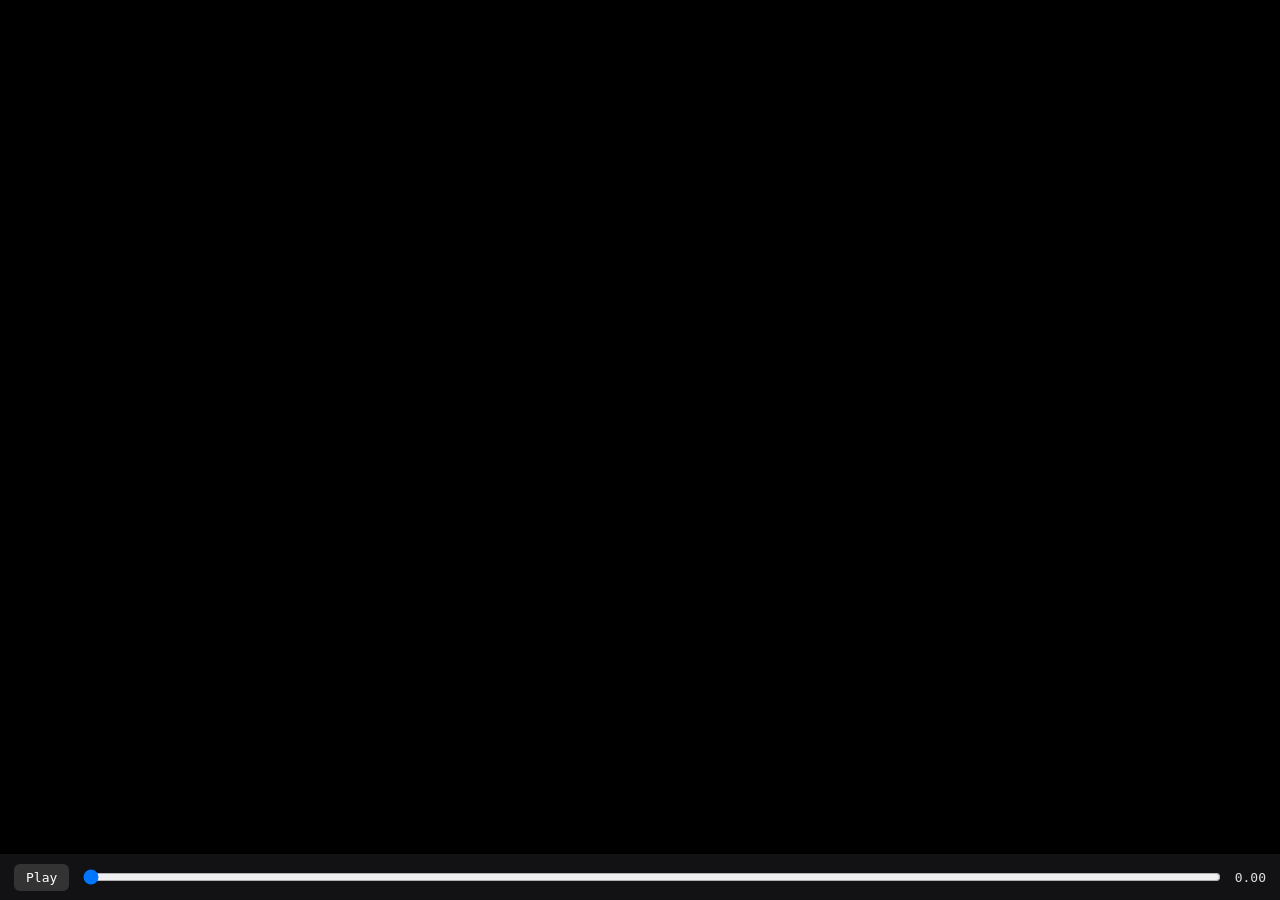
<file: promo/showreel.html>
<!doctype html>
<html lang="en">
<head>
<meta charset="utf-8">
<title>HappySubs Showreel</title>
<meta name="viewport" content="width=device-width,initial-scale=1">
<!--
  A 30-second motion piece for HappySubs, built as a deterministic timeline:
  every frame is a pure function of t, so the same page plays in a browser for
  preview and renders frame-exact to video (render.py calls window.__seek(t)).
  Brand: the site's near-black and signal red, the translation pink from the
  overlay, the popup's blush glass — and the wordmark's two stacked bars (white
  over red), which read as two lines of subtitle and carry the transitions.
-->
<style>
:root{
  --red:#ff0033; --logo:#e4262c; --pink:#f7c9c8; --ink:#0b0b0c; --white:#f5f5f5; --dim:#a3a3a3;
  --rose-ink:#3b2a2e; --rose-soft:#937b80; --accent:#df5550;
  --sans:"SF Pro Display","PingFang SC","Hiragino Sans","Apple SD Gothic Neo",sans-serif;
  --mono:Menlo,monospace;
}
*{box-sizing:border-box}
html,body{margin:0;height:100%;background:#000;overflow:hidden}
#viewport{position:absolute;left:0;top:0;width:1920px;height:1080px;transform-origin:0 0}
#stage{position:absolute;inset:0;overflow:hidden;background:var(--ink);font-family:var(--sans);color:#fff;-webkit-font-smoothing:antialiased}
#cam{position:absolute;inset:0;transform-origin:960px 540px}
.scene{position:absolute;left:0;top:0;width:1920px;height:1080px;overflow:hidden;display:none}
.a{position:absolute}
.hl{font-weight:800;letter-spacing:-.035em;line-height:1.02;white-space:nowrap}
.red{color:var(--red)}
.w{display:inline-block;overflow:hidden;vertical-align:bottom;padding:.06em .05em .16em;margin:-.06em -.05em -.16em}
.wi{display:inline-block;transform:translateY(115%)}
/* Subtitle plates — mirror overlay.css: rounded plate hugging the words, soft
   text shadow, original white, translation pink. */
.cap{display:inline-block;background:rgba(0,0,0,.72);border-radius:10px;padding:5px 18px 7px;font-weight:600;
  text-shadow:0 1px 2px rgba(0,0,0,.6);white-space:nowrap;line-height:1.3;letter-spacing:.005em}
.cap.o{color:#fff}
.cap.t{color:var(--pink)}
.caps{position:absolute;left:0;right:0;display:flex;flex-direction:column;align-items:center;gap:7px}
.mono{font-family:var(--mono)}

/* ---------- player ---------- */
.player{position:absolute;width:1280px;height:720px;border-radius:16px;overflow:hidden;background:#000;
  box-shadow:0 40px 120px rgba(0,0,0,.6),0 0 0 1px rgba(255,255,255,.08)}
.player .foot{position:absolute;inset:0}
.player .pgrad{position:absolute;left:0;right:0;bottom:0;height:200px;background:linear-gradient(transparent,rgba(0,0,0,.65))}
.player .ctl{position:absolute;left:0;right:0;bottom:0;height:64px;padding:0 24px}
.player .bar{position:absolute;left:24px;right:24px;top:0;height:5px;background:rgba(255,255,255,.25);border-radius:3px}
.player .buf{position:absolute;left:0;top:0;bottom:0;width:62%;background:rgba(255,255,255,.35);border-radius:3px}
.player .fil{position:absolute;left:0;top:0;bottom:0;width:30%;background:var(--red);border-radius:3px}
.player .knob{position:absolute;top:-5px;width:15px;height:15px;margin-left:-7px;border-radius:50%;background:var(--red)}
.player .row{position:absolute;left:24px;right:24px;top:16px;height:40px;display:flex;align-items:center;gap:22px;font-size:17px;font-weight:500;color:#eee}
.player .row svg{width:28px;height:28px;fill:#fff}
.player .sp{flex:1}
.player .cc{position:relative;font-size:13px;font-weight:800;border:2.5px solid #fff;border-radius:5px;padding:1px 4px;letter-spacing:.04em}
.player .cc:after{content:"";position:absolute;left:-2px;right:-2px;bottom:-9px;height:3.5px;background:var(--red);border-radius:2px}
.player .ccx{position:absolute;left:-6px;top:50%;width:52px;height:4px;background:var(--red);transform:rotate(-35deg);opacity:0;border-radius:2px}
.player .whiteout{position:absolute;inset:0;background:#f5f5f5;opacity:0}

/* ---------- theatre footage ---------- */
.th{position:absolute;left:0;top:0;width:1280px;height:720px;overflow:hidden;background:#120607}
.th>*{position:absolute}
.th-wall{inset:0;background:linear-gradient(#1d0b0c,#0e0506)}
.th-spot{left:340px;top:90px;width:600px;height:480px;border-radius:50%;
  background:radial-gradient(ellipse at center,rgba(255,214,160,.62),rgba(255,170,110,.22) 45%,transparent 72%)}
.th-floor{left:0;right:0;bottom:0;height:200px;background:linear-gradient(#2e180c,#100703);box-shadow:0 -1px 0 rgba(255,200,140,.18)}
.th-pool{left:330px;bottom:46px;width:620px;height:140px;border-radius:50%;
  background:radial-gradient(ellipse at center,rgba(255,226,170,.6),rgba(255,200,140,.14) 55%,transparent 72%)}
.th-cone{left:290px;top:-30px;width:700px;height:720px;transform-origin:50% 0;
  clip-path:polygon(45% 0,55% 0,100% 100%,0 100%);
  background:linear-gradient(rgba(255,240,210,.30),rgba(255,230,190,.05));filter:blur(8px);mix-blend-mode:screen}
.th-actor{left:520px;bottom:62px;width:240px;height:400px;filter:drop-shadow(0 0 7px rgba(255,190,120,.45))}
.th-dust{inset:0}
.th-dust i{position:absolute;width:3px;height:3px;border-radius:50%;background:#ffe9c9}
.th-cur{top:0;bottom:0;width:250px;
  background:repeating-linear-gradient(90deg,#4a0910 0,#8c1622 22px,#5c0c15 38px,#2e0509 50px)}
.th-cur.l{left:0;clip-path:polygon(0 0,100% 0,82% 72%,64% 100%,0 100%);box-shadow:inset -30px 0 40px rgba(0,0,0,.5)}
.th-cur.r{right:0;clip-path:polygon(0 0,100% 0,100% 100%,36% 100%,18% 72%)}
.th-val{left:0;right:0;top:0;height:92px;background:repeating-linear-gradient(90deg,#6b0f19 0,#a01b28 32px,#6b0f19 64px);
  -webkit-mask:radial-gradient(circle 46px at 46px 104px,transparent 45px,#000 46px) 0 0/92px 100% repeat-x;
  filter:drop-shadow(0 12px 16px rgba(0,0,0,.7))}
.th-vig{inset:0;background:radial-gradient(ellipse at 50% 55%,transparent 45%,rgba(0,0,0,.6) 100%)}

/* ---------- scene A: the feed wall ---------- */
#wall .card{position:absolute;width:320px}
#wall .thumb{position:relative;width:320px;height:180px;border-radius:12px;overflow:hidden}
#wall .thumb>div{position:absolute}
#wall .dur{right:8px;bottom:8px;padding:1px 6px;border-radius:5px;background:rgba(0,0,0,.8);font:600 15px var(--sans);color:#fff}
#wall .wp{left:0;bottom:0;height:4px;background:var(--red)}
#wall .meta{display:flex;gap:12px;margin-top:12px}
#wall .av{width:36px;height:36px;border-radius:50%;flex:none}
#wall .tl{flex:1;display:flex;flex-direction:column;gap:8px;padding-top:3px}
#wall .tl i{display:block;height:12px;border-radius:6px;background:#2b2b2e}
.stampbox{position:absolute;left:960px;top:172px;transform-origin:center}
.stamp{position:absolute;left:0;top:0;transform:translate(-50%,-50%) rotate(-3deg);background:var(--red);color:#fff;
  font-weight:900;font-size:104px;letter-spacing:-.03em;padding:2px 34px 8px;border-radius:14px;white-space:nowrap;
  box-shadow:0 20px 60px rgba(255,0,51,.45)}
.jag-r{clip-path:polygon(0 0,94% 0,100% 18%,95% 36%,100% 54%,95% 72%,100% 90%,96% 100%,0 100%)}
.jag-l{clip-path:polygon(4% 0,100% 0,100% 100%,0 100%,5% 82%,0 64%,5% 46%,0 28%,5% 10%)}

/* ---------- scene B: logo ---------- */
#bWM svg{display:block;width:1200px;overflow:visible}
#bWM path{transform-box:fill-box;transform-origin:50% 100%}
.bar{position:absolute;left:0;top:0}

/* ---------- popup (from popup.html) ---------- */
.pop{position:absolute;width:320px;padding:14px 14px 16px;font:13px/1.5 var(--sans);letter-spacing:.02em;color:var(--rose-ink);
  border-radius:16px;overflow:hidden;text-align:left;
  background:radial-gradient(190px 190px at calc(100% + 24px) -28px,rgba(255,112,112,.6),transparent 70%),
    radial-gradient(230px 230px at -46px calc(100% + 46px),rgba(255,170,140,.55),transparent 70%),
    linear-gradient(168deg,#fff8f8 0%,#ffecec 46%,#ffdedc 100%);
  box-shadow:0 30px 80px rgba(0,0,0,.45),inset 0 0 0 1px rgba(255,255,255,.7)}
.pop .tb{display:flex;align-items:center;justify-content:space-between;margin:0 2px 10px;height:30px}
.pop .tb svg{height:19px;width:auto;color:var(--rose-ink)}
.pop .gear{font-size:19px;line-height:1}
.pop .main{background:rgba(255,255,255,.58);border:1px solid rgba(255,255,255,.85);border-radius:14px;
  box-shadow:0 6px 22px rgba(163,92,92,.13);padding:10px 12px 12px}
.pop .r{display:flex;align-items:center;justify-content:space-between;margin:9px 0;gap:8px;white-space:nowrap}
.pop .cbx{display:inline-block;width:15px;height:15px;border-radius:4px;border:1.5px solid #c4a9ad;background:#fff;vertical-align:-3px;margin-right:7px;position:relative}
.pop .cbx.on{background:var(--accent);border-color:var(--accent)}
.pop .cbx.on:after{content:"";position:absolute;left:4px;top:1px;width:4px;height:8px;border:solid #fff;border-width:0 2px 2px 0;transform:rotate(45deg)}
.pop .muted{color:var(--rose-soft);font-size:12px}
.pop .tabs{display:flex;gap:4px;margin:10px 0 12px;padding:4px;border-radius:12px;background:rgba(255,255,255,.45);border:1px solid rgba(255,255,255,.85)}
.pop .tabs span{flex:1;text-align:center;padding:7px 6px;font-weight:600;border-radius:9px;color:var(--rose-soft)}
.pop .tabs .on{color:var(--accent);background:rgba(223,85,80,.16);font-weight:700}
.pop .fld{position:relative;flex:1 1 auto;min-width:0;height:30px;line-height:28px;padding:0 26px 0 8px;border-radius:9px;
  border:1px solid rgba(190,125,125,.24);background:rgba(255,255,255,.82);overflow:hidden;white-space:nowrap}
.pop .fld:after{content:"";position:absolute;right:10px;top:10px;width:6px;height:6px;border:solid var(--rose-ink);border-width:0 1.6px 1.6px 0;transform:rotate(45deg)}
.pop .fld .roll{position:absolute;left:8px;top:0}
.pop .btn{height:30px;line-height:28px;padding:0 12px;border-radius:9px;border:1px solid rgba(190,125,125,.24);background:rgba(255,255,255,.82)}
.pop .status{margin:10px 12px 0;font-size:12px;color:var(--rose-soft);white-space:nowrap}
.pop .list{position:absolute;left:0;right:0;top:32px;background:#fff;border-radius:10px;box-shadow:0 12px 30px rgba(120,50,50,.25);padding:4px;z-index:3;transform-origin:50% 0}
.pop .list div{padding:3px 8px;border-radius:6px;white-space:nowrap}

/* ---------- scene D: timeline ---------- */
.tcard{position:absolute;left:120px;top:420px;width:1680px;height:470px;border-radius:20px;background:#121214;border:1px solid rgba(255,255,255,.1);overflow:hidden}
.tcard .lab{position:absolute;left:28px;font:600 21px var(--sans);color:#8d8d93}
.tblk{position:absolute;height:62px;border-radius:10px;padding:0 16px;font:600 23px/62px var(--sans);white-space:nowrap;overflow:hidden;text-overflow:ellipsis}
.tblk.o{background:#f5f5f5;color:#111}
.tblk.t{background:var(--pink);color:#3b1d22}
.wbar{position:absolute;width:4px;border-radius:2px}

/* ---------- scene G: tiles ---------- */
.tile{position:absolute;width:420px;height:334px;border-radius:26px;background:#151517;border:1px solid rgba(255,255,255,.1);overflow:hidden;padding:30px 30px}
.tile .tt{position:absolute;left:30px;bottom:58px;font:700 34px var(--sans);letter-spacing:-.01em;white-space:nowrap}
.tile .ts{position:absolute;left:30px;bottom:24px;font:500 21px var(--sans);color:#9a9aa0;white-space:nowrap}
.tile.blush{background:radial-gradient(260px 260px at 110% -10%,rgba(255,112,112,.55),transparent 70%),linear-gradient(168deg,#fff8f8,#ffdedc);color:var(--rose-ink);border-color:rgba(255,255,255,.8)}
.tile.blush .ts{color:var(--rose-soft)}
.chip{display:inline-block;padding:7px 16px;border-radius:999px;border:1px solid rgba(255,255,255,.18);font:600 23px var(--sans);background:rgba(255,255,255,.06);white-space:nowrap}
.key{display:inline-flex;align-items:center;justify-content:center;width:86px;height:86px;border-radius:16px;background:linear-gradient(#2b2b30,#1d1d21);
  border:1px solid rgba(255,255,255,.16);box-shadow:0 6px 0 #0a0a0b,0 8px 16px rgba(0,0,0,.5);font:600 42px var(--sans)}

/* ---------- scene H: install ---------- */
.win{position:absolute;left:770px;top:160px;width:1060px;height:740px;border-radius:16px;overflow:hidden;background:#fff;
  box-shadow:0 50px 100px rgba(140,50,50,.28),0 0 0 1px rgba(0,0,0,.06)}
.win-top{height:46px;background:#efe7e7;display:flex;align-items:flex-end;padding:0 16px;gap:8px;position:relative}
.win-top .tl{width:13px;height:13px;border-radius:50%;position:absolute;top:16px}
.win-tab{margin-left:76px;height:36px;background:#fff;border-radius:10px 10px 0 0;padding:0 16px;display:flex;align-items:center;gap:9px;font:500 14px var(--sans);color:#333;width:300px}
.win-bar{height:52px;display:flex;align-items:center;gap:14px;padding:0 16px;border-bottom:1px solid #eee;position:relative}
.win-bar svg{width:20px;height:20px;stroke:#666;fill:none;stroke-width:2;stroke-linecap:round;stroke-linejoin:round}
.addr{flex:1;height:34px;border-radius:17px;background:#f1eded;display:flex;align-items:center;gap:8px;padding:0 14px;font:500 15px var(--sans);color:#333;position:relative;overflow:hidden}
.win-body{position:absolute;left:0;right:0;top:98px;bottom:0;overflow:hidden;background:#0f0f0f}
.site{position:absolute;inset:0;text-align:center;color:#f5f5f5}
.site .nav{height:52px;border-bottom:1px solid rgba(255,255,255,.08);display:flex;align-items:center;justify-content:space-between;padding:0 30px}
.site .nav svg{height:16px;color:#f5f5f5}
.site h1{margin:18px 0 10px;font:800 46px/1.1 var(--sans);letter-spacing:-.02em;background:linear-gradient(135deg,#fff,#bbb);-webkit-background-clip:text;color:transparent}
.site .vp{display:inline-block;color:#a3a3a3;border:1px solid rgba(255,255,255,.22);border-radius:999px;padding:2px 10px;font-size:13px}
.site p{color:#a3a3a3;font-size:16px;line-height:1.55;margin:14px auto 22px;max-width:560px}
.site .cta{display:inline-flex;align-items:center;gap:8px;background:var(--red);color:#fff;padding:13px 28px;border-radius:999px;font:700 17px var(--sans);box-shadow:0 8px 20px rgba(255,0,51,.3);position:relative;overflow:hidden}
.site .cta2{display:inline-flex;color:#f5f5f5;padding:13px 26px;border-radius:999px;font:600 17px var(--sans);border:1px solid rgba(255,255,255,.34);margin-left:12px}
.stepc{position:absolute;width:58px;height:58px;border-radius:50%;border:2.5px solid var(--accent);color:var(--accent);font:800 26px/53px var(--sans);text-align:center}
.stepc .fillc{position:absolute;inset:-3px;border-radius:50%;background:var(--accent)}
.stepc .ck{position:absolute;left:19px;top:13px;width:14px;height:24px;border:solid #fff;border-width:0 4px 4px 0;transform:rotate(45deg)}
.stepl{position:absolute;font:600 36px var(--sans);color:var(--rose-ink);white-space:nowrap;letter-spacing:-.01em}

/* ---------- scene I: montage ---------- */
.mshot{position:absolute;inset:0;overflow:hidden}
.mword{position:absolute;left:110px;top:84px;font:900 190px/1 var(--sans);letter-spacing:-.05em;color:#fff;text-shadow:0 10px 60px rgba(0,0,0,.35)}
.mtag{display:inline-block;padding:5px 14px;border-radius:999px;background:rgba(0,0,0,.55);font:700 20px var(--mono);color:#fff;letter-spacing:.04em;margin-bottom:6px}
.mcaps{position:absolute;left:0;right:0;bottom:92px;display:flex;flex-direction:column;align-items:center;gap:8px}

/* ---------- overlays ---------- */
#wipe{position:absolute;inset:0;pointer-events:none;display:none}
#wipe div{position:absolute;top:-80px;height:1240px;width:2600px;transform-origin:0 50%}
#grain{position:absolute;inset:-64px;pointer-events:none;mix-blend-mode:overlay;opacity:.11}
#vig{position:absolute;inset:0;pointer-events:none;background:radial-gradient(ellipse at center,transparent 58%,rgba(0,0,0,.42) 100%)}
#flash{position:absolute;inset:0;background:#fff;opacity:0;pointer-events:none}
#fade{position:absolute;inset:0;background:#000;opacity:0;pointer-events:none}
#measure{position:absolute;left:-9999px;top:0;visibility:hidden;font-family:var(--sans)}

/* ---------- preview UI (hidden when rendering) ---------- */
#ui{position:fixed;left:0;right:0;bottom:0;height:46px;display:flex;align-items:center;gap:12px;padding:0 14px;background:rgba(20,20,22,.92);color:#ddd;font:13px var(--mono);z-index:9}
#ui input{flex:1}
#ui button{background:#333;color:#fff;border:0;border-radius:6px;padding:6px 12px;font:inherit;cursor:pointer}
body.render #ui{display:none}
</style>
</head>
<body>
<div id="viewport"><div id="stage">
  <div id="cam"></div>
  <div id="wipe"><div id="wipeW" style="background:#f5f5f5"></div><div id="wipeR" style="background:var(--red)"></div></div>
  <div id="flash"></div>
  <div id="vig"></div>
  <div id="grain"></div>
  <div id="fade"></div>
</div></div>
<div id="measure"></div>
<svg width="0" height="0" style="position:absolute">
  <filter id="mbx" x="-20%" y="-5%" width="140%" height="110%"><feGaussianBlur id="mbxv" stdDeviation="0 0"/></filter>
  <filter id="mbx2" x="-20%" y="-5%" width="140%" height="110%"><feGaussianBlur id="mbxv2" stdDeviation="0 0"/></filter>
</svg>
<div id="ui"><button id="play">Play</button><input id="scrub" type="range" min="0" max="30" step="0.001" value="0"><span id="tc">0.00</span></div>

<script src="wordmark.js"></script>
<script>
"use strict";
/* =====================================================================
   Toolkit
   ===================================================================== */
const DUR = 30;
const clamp = (x, a = 0, b = 1) => x < a ? a : x > b ? b : x;
const lerp = (a, b, t) => a + (b - a) * t;
const inv = (a, b, x) => clamp((x - a) / (b - a));
const E = {
  lin: t => t,
  inQuad: t => t * t, outQuad: t => 1 - (1 - t) * (1 - t),
  inCubic: t => t * t * t, outCubic: t => 1 - Math.pow(1 - t, 3),
  inOutCubic: t => t < .5 ? 4 * t * t * t : 1 - Math.pow(-2 * t + 2, 3) / 2,
  outQuart: t => 1 - Math.pow(1 - t, 4), inQuart: t => t * t * t * t,
  inOutQuart: t => t < .5 ? 8 * t ** 4 : 1 - Math.pow(-2 * t + 2, 4) / 2,
  outQuint: t => 1 - Math.pow(1 - t, 5),
  outExpo: t => t >= 1 ? 1 : 1 - Math.pow(2, -10 * t),
  inExpo: t => t <= 0 ? 0 : Math.pow(2, 10 * t - 10),
  inOutExpo: t => t <= 0 ? 0 : t >= 1 ? 1 : t < .5 ? Math.pow(2, 20 * t - 10) / 2 : (2 - Math.pow(2, -20 * t + 10)) / 2,
  outBack: t => { const s = 1.9; return 1 + (s + 1) * Math.pow(t - 1, 3) + s * Math.pow(t - 1, 2); },
  outBackS: t => { const s = 1.2; return 1 + (s + 1) * Math.pow(t - 1, 3) + s * Math.pow(t - 1, 2); },
  inOutSine: t => -(Math.cos(Math.PI * t) - 1) / 2,
};
const P = (t, a, b, e = E.lin) => e(inv(a, b, t));
// Damped spring step response, 0 → 1 (overshoots when damp < 1).
function spring(dt, freq = 2, damp = .5) {
  if (dt <= 0) return 0;
  const w = 2 * Math.PI * freq, wd = w * Math.sqrt(1 - damp * damp);
  return 1 - Math.exp(-damp * w * dt) * (Math.cos(wd * dt) + (damp * w / wd) * Math.sin(wd * dt));
}
function mulberry32(a) { return function () { a |= 0; a = a + 0x6D2B79F5 | 0; let t = Math.imul(a ^ a >>> 15, 1 | a); t = t + Math.imul(t ^ t >>> 7, 61 | t) ^ t; return ((t ^ t >>> 14) >>> 0) / 4294967296; }; }
const hash = n => { const x = Math.sin(n * 127.1 + 311.7) * 43758.5453; return x - Math.floor(x); };
const noise = x => { const i = Math.floor(x), f = x - i, u = f * f * (3 - 2 * f); return lerp(hash(i), hash(i + 1), u) * 2 - 1; };
const $ = id => document.getElementById(id);
const h = (html) => { const d = document.createElement('div'); d.innerHTML = html.trim(); return d.firstElementChild; };
const tf = (el, s) => { el.style.transform = s; };
const op = (el, v) => { el.style.opacity = v; };
const vis = (el, on) => { el.style.visibility = on ? 'visible' : 'hidden'; };
const beat = (t, from = 6, to = 30) => (t < from || t > to) ? 0 : Math.exp(-((t - from) % .5) * 7);

const words = (text, cls = '') => text.split(' ').map(w => `<span class="w"><span class="wi ${cls}">${w}</span></span>`).join(' ');
// Word-by-word mask reveal; each word rises out of its own clip box.
function wordsAnim(root, t, tin, tout = 1e9, st = .055, dur = .5, ost = .03) {
  const ws = root.__wi || (root.__wi = [...root.querySelectorAll('.wi')]);
  ws.forEach((w, i) => {
    const pi = E.outExpo(inv(tin + i * st, tin + i * st + dur, t));
    const po = E.inCubic(inv(tout + i * ost, tout + i * ost + .3, t));
    w.style.transform = `translateY(${(1 - pi) * 115 - po * 115}%)`;
  });
}
const measureBox = $('measure');
function measure(html, style) {
  const s = document.createElement('span');
  s.className = 'cap'; s.style.cssText = style; s.innerHTML = html;
  measureBox.appendChild(s); const w = s.offsetWidth; s.remove(); return w;
}

/* =====================================================================
   Brand marks
   ===================================================================== */
const H_PATH = WM_PATHS[0];
function wordmarkSVG(barColor = 'currentColor') {
  return `<svg viewBox="139 553 7754 1156"><g fill="currentColor">${WM_PATHS.map((d, i) => `<path class="wl" d="${d}"/>`).join('')}
    <rect class="wb1" x="7532.75" y="1241.83" width="359.99" height="136.04" fill="${barColor}"/></g>
    <rect class="wb2" x="7532.75" y="1377.87" width="359.99" height="136.04" fill="#e4262c"/></svg>`;
}
const iconSVG = (fill = '#e4262c') => `<svg viewBox="0 0 128 128"><g fill="${fill}"><path transform="translate(27,10) scale(0.0786,0.0777) translate(-139.4,-569.38)" d="${H_PATH}"/><rect x="9" y="95" width="110" height="23" rx="11.5"/></g></svg>`;

/* =====================================================================
   Reusable pieces: theatre footage, player chrome, popup
   ===================================================================== */
const ACTOR = `<svg class="th-actor" viewBox="0 0 240 400"><g fill="#0b0405" stroke="#0b0405" stroke-linecap="round">
  <ellipse cx="96" cy="52" rx="23" ry="27" stroke="none"/>
  <path d="M88 74h18v16H88z" stroke="none"/>
  <path d="M62 94Q96 80 130 94L138 192Q146 262 158 340L36 340Q48 262 56 192Z" stroke="none"/>
  <path d="M124 100Q160 104 192 86" fill="none" stroke-width="17"/>
  <circle cx="204" cy="74" r="16" stroke="none"/><path d="M196 84h17v11h-17z" stroke="none"/>
  <path d="M66 104Q50 164 62 226" fill="none" stroke-width="16"/>
  <rect x="70" y="334" width="21" height="64" rx="6" stroke="none"/><rect x="104" y="334" width="21" height="64" rx="6" stroke="none"/>
</g></svg>`;
function theatreHTML() {
  let dust = ''; for (let i = 0; i < 34; i++) dust += '<i></i>';
  return `<div class="th"><div class="th-wall"></div><div class="th-spot"></div><div class="th-floor"></div><div class="th-pool"></div>
    <div class="th-cone"></div>${ACTOR}<div class="th-dust">${dust}</div>
    <div class="th-cur l"></div><div class="th-cur r"></div><div class="th-val"></div><div class="th-vig"></div></div>`;
}
function updateTheatre(root, t) {
  const c = root.__th || (root.__th = {
    cone: root.querySelector('.th-cone'), spot: root.querySelector('.th-spot'), pool: root.querySelector('.th-pool'),
    dust: [...root.querySelectorAll('.th-dust i')], actor: root.querySelector('.th-actor')
  });
  const sw = Math.sin(t * .9) * 2.2;
  tf(c.cone, `rotate(${sw}deg)`);
  tf(c.spot, `translateX(${sw * 6}px)`);
  tf(c.pool, `translateX(${-sw * 9}px)`);
  tf(c.actor, `translateY(${Math.sin(t * 1.3) * 2}px)`);
  c.dust.forEach((d, i) => {
    const sp = 18 + hash(i) * 30, y = 640 - ((t * sp + hash(i + 9) * 640) % 640);
    const x = 470 + hash(i + 3) * 340 + Math.sin(t * (.6 + hash(i) * .8) + i) * 26 + (640 - y) * (hash(i + 5) - .5) * .5;
    d.style.left = x + 'px'; d.style.top = y + 'px'; d.style.opacity = .25 + .55 * (0.5 + 0.5 * Math.sin(t * 3 + i));
  });
}
const ICON = {
  play: '<svg viewBox="0 0 24 24"><path d="M7 4.5v15l12.5-7.5z"/></svg>',
  pause: '<svg viewBox="0 0 24 24"><path d="M6 4h4.5v16H6zM13.5 4H18v16h-4.5z"/></svg>',
  next: '<svg viewBox="0 0 24 24"><path d="M5 5l10 7-10 7zM16.5 5H19v14h-2.5z"/></svg>',
  vol: '<svg viewBox="0 0 24 24"><path d="M3 9h4l5-4.5v15L7 15H3z"/><path d="M15.5 8.5a5 5 0 010 7M18 6a8.5 8.5 0 010 12" fill="none" stroke="#fff" stroke-width="2" stroke-linecap="round"/></svg>',
  gear: '<svg viewBox="0 0 24 24"><path d="M12 8.5a3.5 3.5 0 100 7 3.5 3.5 0 000-7zm8.6 4.9l1.9 1.5-1.9 3.3-2.3-.9a7.8 7.8 0 01-1.9 1.1L16 21h-3.8l-.4-2.6a7.8 7.8 0 01-1.9-1.1l-2.3.9-1.9-3.3 1.9-1.5a7.8 7.8 0 010-2.2L5.7 9.7l1.9-3.3 2.3.9a7.8 7.8 0 011.9-1.1L12.2 3H16l.4 2.6a7.8 7.8 0 011.9 1.1l2.3-.9 1.9 3.3-1.9 1.5a7.8 7.8 0 010 2.2z" transform="translate(-2 0)"/></svg>',
  full: '<svg viewBox="0 0 24 24"><path d="M3 9V3h6v2.5H5.5V9zM15 3h6v6h-2.5V5.5H15zM21 15v6h-6v-2.5h3.5V15zM9 21H3v-6h2.5v3.5H9z"/></svg>',
};
function playerHTML(id, footage, capsHTML = '', bottom = 86) {
  return `<div class="player" id="${id}"><div class="foot">${footage}</div><div class="pgrad"></div>
    <div class="caps" style="bottom:${bottom}px">${capsHTML}</div>
    <div class="ctl"><div class="bar"><div class="buf"></div><div class="fil"></div><div class="knob"></div></div>
      <div class="row">${ICON.pause}${ICON.next}${ICON.vol}<span class="time">1:24 / 12:08</span><span class="sp"></span>
      <span style="position:relative"><span class="cc">CC</span><span class="ccx"></span></span>${ICON.gear}${ICON.full}</div></div>
    <div class="whiteout"></div></div>`;
}
function updatePlayerChrome(p, t, t0 = 0, base = .3) {
  const c = p.__pc || (p.__pc = { fil: p.querySelector('.fil'), knob: p.querySelector('.knob'), time: p.querySelector('.time') });
  const f = base + (t - t0) * .004;
  c.fil.style.width = (f * 100) + '%'; c.knob.style.left = (f * 100) + '%';
  const secs = Math.floor(f * 728); c.time.textContent = `${Math.floor(secs / 60)}:${String(secs % 60).padStart(2, '0')} / 12:08`;
}
function popupHTML(id, langLabel = '中文 (简体)') {
  return `<div class="pop" id="${id}">
    <div class="tb">${wordmarkSVG()}<span class="gear">⚙</span></div>
    <div class="main">
      <div class="r"><span><span class="cbx on"></span>Enable</span><span class="muted">YouTube · CC on</span></div>
      <div class="tabs"><span class="on">Translate</span><span>Live transcribe</span></div>
      <div class="r"><span><span class="cbx"></span>Translation only</span></div>
      <div class="r"><span>2nd language</span><div class="fld lang"><span class="roll">${langLabel}</span></div></div>
      <div class="r"><span>Translator</span><div class="fld">Google Translate (free)</div></div>
      <div class="r"><span>Export subtitles</span><div class="fld" style="flex:0 1 auto;width:112px">Both languages</div><div class="btn">Download</div></div>
    </div>
    <div class="status">Translated · Google · 214 lines</div></div>`;
}

/* =====================================================================
   Scene registry
   ===================================================================== */
const cam = $('cam');
const SCENES = [];
function scene(id, a, b, build, update) {
  const el = document.createElement('div'); el.className = 'scene'; el.id = id; cam.appendChild(el);
  const s = { id, a, b, el, on: false, update }; build(el, s); SCENES.push(s); return s;
}
// Impacts drive camera shake and the zoom punch.
const IMPACTS = [[4.0, 12], [4.5, 12], [5.0, 12], [6.0, 26], [12.7, 5], [14.0, 7], [14.92, 7], [18.0, 6],
  [24.0, 9], [24.5, 9], [25.0, 9], [25.5, 9], [26.0, 22]];

/* ---------------------------------------------------------------------
   A · 0.0–6.0  The problem: a feed, the perfect video, a language you
   don't speak, and the ways other tools fail. Collapses into two bars.
   --------------------------------------------------------------------- */
const FOREIGN = [
  'Sein oder Nichtsein, das ist hier die Frage.', '生きるべきか、死ぬべきか、それが問題だ。', 'Быть или не быть, вот в чём вопрос.',
  '사느냐 죽느냐, 그것이 문제로다.', 'होना या न होना, यही प्रश्न है।', 'Να ζει κανείς ή να μη ζει, ιδού η απορία.',
  'Être ou ne pas être, telle est la question.', 'Essere o non essere, questo è il problema.'];
const PAL = [['#2b5876', '#4e4376'], ['#ff7e5f', '#feb47b'], ['#134e5e', '#71b280'], ['#373b44', '#4286f4'], ['#c94b4b', '#4b134f'],
  ['#ee9ca7', '#ffdde1'], ['#3a1c71', '#d76d77'], ['#0f2027', '#2c5364'], ['#f2994a', '#f2c94c'], ['#00b4db', '#0083b0'],
  ['#1d2b64', '#f8cdda'], ['#11998e', '#38ef7d'], ['#232526', '#414345'], ['#e96443', '#904e95'], ['#16222a', '#3a6073']];
const CH = { col: 3, row: 2 };
scene('sA', 0, 5.97, (el) => {
  const R = mulberry32(11);
  let cards = '';
  for (let r = 0; r < 5; r++) for (let c = 0; c < 7; c++) {
    const x = c * 348, y = r * 278, chosen = (r === CH.row && c === CH.col);
    const pal = PAL[Math.floor(R() * PAL.length)], kind = Math.floor(R() * 4);
    let art = `<div style="inset:0;background:linear-gradient(${Math.floor(R() * 180)}deg,${pal[0]},${pal[1]})"></div>`;
    if (kind === 0) art += `<div style="left:${40 + R() * 200}px;top:${30 + R() * 50}px;width:56px;height:56px;border-radius:50%;background:rgba(255,240,200,.85)"></div>
      <div style="left:-20px;right:-20px;bottom:0;height:90px;background:rgba(0,0,0,.35);clip-path:polygon(0 100%,0 60%,22% 20%,40% 55%,62% 10%,84% 50%,100% 30%,100% 100%)"></div>`;
    if (kind === 1) { for (let k = 0; k < 9; k++) art += `<div style="left:${k * 36}px;bottom:0;width:30px;height:${40 + R() * 90}px;background:rgba(0,0,0,${.25 + R() * .3})"></div>`; }
    if (kind === 2) art += `<div style="left:120px;top:44px;width:80px;height:80px;border-radius:50%;background:rgba(0,0,0,.35)"></div><div style="left:80px;top:120px;width:160px;height:90px;border-radius:80px 80px 0 0;background:rgba(0,0,0,.35)"></div>`;
    if (kind === 3) art += `<div style="inset:0;background:repeating-linear-gradient(${R() * 180}deg,rgba(255,255,255,.12) 0 14px,transparent 14px 34px)"></div>`;
    if (chosen) art = `<div style="left:0;top:0;width:1280px;height:720px;transform:scale(.25);transform-origin:0 0">${theatreHTML()}</div>`;
    const mm = Math.floor(R() * 50) + 3, ss = String(Math.floor(R() * 60)).padStart(2, '0');
    const wp = R() < .35 ? `<div class="wp" style="width:${20 + R() * 60}%"></div>` : '';
    cards += `<div class="card${chosen ? ' chosen' : ''}" style="left:${x}px;top:${y}px"><div class="thumb">${art}<div class="dur">${mm}:${ss}</div>${wp}</div>
      <div class="meta"><div class="av" style="background:linear-gradient(${pal[1]},${pal[0]})"></div><div class="tl"><i style="width:${70 + R() * 28}%"></i><i style="width:${35 + R() * 30}%"></i></div></div></div>`;
  }
  el.innerHTML = `
    <div class="a" id="wallP" style="inset:0;perspective:1500px;perspective-origin:960px 540px">
      <div class="a" id="wall" style="left:0;top:0;width:2408px;height:1362px;transform-origin:0 0">${cards}</div></div>
    <div class="a" id="aDim" style="inset:0;background:radial-gradient(ellipse at center,rgba(11,11,12,.86),rgba(11,11,12,.6) 70%,rgba(11,11,12,.4))"></div>
    <div class="a hl" id="aH1" style="left:0;right:0;top:396px;text-align:center;font-size:128px">${words('You found')}<br>${words('the perfect video.')}</div>
    <div class="a" id="aRedBar" style="left:819px;top:487px;width:282px;height:106px;background:#e4262c;display:none"></div>
    ${playerHTML('pA', theatreHTML(), `
      <div class="cap o" id="aFor" style="font-size:42px"></div>
      <div class="lagset" style="display:flex;flex-direction:column;align-items:center;gap:7px">
        <div class="cap o" style="font-size:40px">To be, or not to be, that is the question</div>
        <div style="position:relative"><div class="cap t" style="font-size:44px;letter-spacing:.3em;padding-right:10px" id="aDots">•••</div>
          <div class="mono" style="position:absolute;left:100%;top:50%;margin-left:14px;transform:translateY(-50%);background:var(--red);color:#fff;font-weight:700;font-size:30px;padding:4px 14px;border-radius:9px;white-space:nowrap">+0.8s</div></div></div>
      <div class="brokenset" style="display:flex;flex-direction:column;align-items:center;gap:7px">
        <div style="display:flex;gap:46px;align-items:center"><div class="cap o jag-r" style="font-size:40px;padding-right:34px">To be, or not</div><div class="cap o jag-l bk2" style="font-size:40px;padding-left:34px">to be, that is the</div></div>
        <div style="display:flex;gap:46px;align-items:center"><div class="cap t jag-r" style="font-size:44px;padding-right:34px">生存，还是不</div><div class="cap t jag-l bk3" style="font-size:44px;padding-left:34px">毁灭，这是一</div></div></div>
      <div class="noneset" style="border:2.5px dashed rgba(255,255,255,.45);border-radius:12px;padding:8px 30px;font:600 38px var(--sans);color:rgba(255,255,255,.65)">No subtitles available</div>`)}
    <div class="a hl" id="aH2" style="left:0;right:0;top:118px;text-align:center;font-size:80px">${words('…but it’s in a language')} ${words('you don’t speak.', 'red')}</div>
    <div class="stampbox" id="stampbox">
      <div class="stamp" id="st0">LAGGING</div><div class="stamp" id="st1">FRAGMENTED</div><div class="stamp" id="st2">NO SUBTITLES</div></div>`;
}, (t) => {
  const wall = $('wall'), pA = $('pA');
  // --- the feed ---
  const showWall = t < 2.02;
  vis($('wallP'), showWall);
  if (showWall) {
    const p1 = E.outCubic(inv(0, 1.45, t)), pz = E.inOutCubic(inv(1.42, 2.0, t));
    const fx = lerp(1204 - 300, 1204, p1), fy = lerp(646 + 620, 646, p1);
    const ax = lerp(32, 15, p1) * (1 - pz), az = lerp(-15, -6, p1) * (1 - pz);
    const s0 = lerp(.8, 1.0, p1), s = Math.exp(lerp(Math.log(s0), Math.log(4), pz));
    tf(wall, `translate(960px,540px) rotateX(${ax}deg) rotateZ(${az}deg) scale(${s}) translate(${-fx}px,${-fy}px)`);
    const dim = 1 - .78 * E.outCubic(inv(1.2, 1.55, t));
    wall.__cards = wall.__cards || [...wall.querySelectorAll('.card')];
    wall.__cards.forEach(c => {
      if (c.classList.contains('chosen')) {
        const th = c.querySelector('.thumb'), hi = E.outBack(inv(1.2, 1.42, t)) * (1 - inv(1.5, 1.8, t));
        th.style.boxShadow = `0 0 0 ${4 * hi}px #ff0033, 0 0 ${60 * hi}px rgba(255,0,51,${.7 * hi})`;
        th.style.borderRadius = lerp(12, 4, pz) + 'px';
        tf(c, `scale(${1 + .07 * Math.sin(Math.PI * inv(1.2, 1.5, t))})`);
        c.querySelector('.dur').style.opacity = 1 - pz * 3; c.querySelector('.meta').style.opacity = 1 - pz * 3;
        updateTheatre(c, t);
      } else op(c, dim);
    });
  }
  op($('aDim'), 1 - E.outCubic(inv(1.05, 1.35, t)));
  vis($('aH1'), t < 1.5); wordsAnim($('aH1'), t, .12, 1.05, .07, .55, .035);
  // --- the player ---
  const showP = t >= 1.98;
  vis(pA, showP);
  if (showP) {
    const pe = E.outExpo(inv(2.0, 2.65, t));
    let sx = lerp(1, .84, pe), sy = sx, cy = lerp(540, 622, pe);
    const pc = E.inExpo(inv(5.5, 5.86, t));
    sx = lerp(sx, 282 / 1280, pc); sy = lerp(sy, 106 / 720, pc); cy = lerp(cy, 540, pc);
    pA.style.left = '320px'; pA.style.top = '180px';
    tf(pA, `translateY(${cy - 540}px) scale(${sx},${sy})`);
    pA.style.borderRadius = lerp(16, 2, pc) + 'px';
    pA.style.boxShadow = pc > 0 ? 'none' : '';
    op(pA.querySelector('.whiteout'), E.inQuad(inv(5.5, 5.74, t)));
    const chrome = inv(2.0, 2.25, t);
    op(pA.querySelector('.ctl'), chrome); op(pA.querySelector('.pgrad'), chrome);
    updateTheatre(pA, t); updatePlayerChrome(pA, t, 2);
    const foot = pA.querySelector('.foot'), g = E.outCubic(inv(5.0, 5.12, t));
    foot.style.filter = g > 0 ? `grayscale(${g}) brightness(${1 - .4 * g})` : '';
    op(pA.querySelector('.ccx'), g);
    // captions per state
    const For = $('aFor'), lag = pA.querySelector('.lagset'), brk = pA.querySelector('.brokenset'), none = pA.querySelector('.noneset');
    const st = t < 2.1 ? 'off' : t < 4.0 ? 'for' : t < 4.5 ? 'lag' : t < 5.0 ? 'brk' : t < 5.5 ? 'none' : 'off';
    For.style.display = st === 'for' ? '' : 'none'; lag.style.display = st === 'lag' ? 'flex' : 'none';
    brk.style.display = st === 'brk' ? 'flex' : 'none'; none.style.display = st === 'none' ? '' : 'none';
    if (st === 'for') {
      const k = Math.min(FOREIGN.length - 1, Math.floor((t - 2.1) / .235)), dt = t - 2.1 - k * .235;
      For.textContent = FOREIGN[k];
      const gl = dt < .075 ? 1 - dt / .075 : 0, n = noise(t * 90);
      tf(For, `translateX(${n * 16 * gl}px) skewX(${noise(t * 70 + 9) * 14 * gl}deg)`);
      For.style.textShadow = gl ? `${-5 * gl}px 0 rgba(255,0,60,.9), ${5 * gl}px 0 rgba(0,220,255,.9)` : '';
      For.style.clipPath = gl > .4 ? `inset(${hash(k) * 30}% 0 ${hash(k + 3) * 20}% 0 round 10px)` : '';
    }
    if (st === 'lag') { const d = $('aDots'); d.textContent = ['•  ', '•• ', '•••'][Math.floor(t * 12) % 3]; }
    if (st === 'brk') {
      const dt = t - 4.5, d = 10 + 30 * E.outCubic(inv(0, .5, dt));
      brk.querySelectorAll('.bk2,.bk3').forEach((b, i) => tf(b, `translate(${d}px, ${(i ? -1 : 1) * d * .25}px) rotate(${(i ? -1 : 1) * 4}deg)`));
    }
    if (st === 'none') tf(none, `translateX(${noise(t * 40) * 3}px)`);
  }
  // headline 2
  vis($('aH2'), t > 2.2 && t < 4.0); wordsAnim($('aH2'), t, 2.32, 3.74, .055, .5, .012);
  // stamps
  ['st0', 'st1', 'st2'].forEach((id, i) => {
    const ts = 4.0 + i * .5, on = t >= ts && t < (i < 2 ? ts + .5 : 5.62);
    const s = $(id); s.style.display = on ? '' : 'none';
    if (on) {
      const p = E.outExpo(inv(ts, ts + .17, t)), out = i === 2 ? E.inQuad(inv(5.48, 5.62, t)) : 0;
      tf(s, `translate(-50%,-50%) rotate(${-3 + (i - 1) * 1.5}deg) scale(${lerp(2.1, 1, p) * (1 - out * .3)})`);
      op(s, Math.min(1, (t - ts) / .03) * (1 - out));
    }
  });
  // the red bar that slides out from under the collapsed screen
  const rb = $('aRedBar'), rbOn = t >= 5.74;
  rb.style.display = rbOn ? '' : 'none';
  if (rbOn) tf(rb, `translateY(${106 * E.outExpo(inv(5.74, 5.9, t))}px)`);
});

/* ---------------------------------------------------------------------
   B · 5.9–7.9  Logo. The two bars are a text cursor; it types the
   wordmark, then the tagline lands as a dual subtitle.
   --------------------------------------------------------------------- */
const WM = { left: 360, top: 380.55, k: 1200 / 7754 };
const wx = x => WM.left + (x - 139) * WM.k, wy = y => WM.top + (y - 553) * WM.k;
let LETTER_T = [];
scene('sB', 5.95, 7.87, (el) => {
  let parts = ''; const R = mulberry32(5);
  for (let i = 0; i < 56; i++) { const L = 30 + R() * 80; parts += `<div class="a" data-a="${(i / 56) * Math.PI * 2 + R() * .1}" data-r="${380 + R() * 820}" style="left:960px;top:500px;width:${L}px;height:${4 + R() * 4}px;margin:-3px 0 0 0;border-radius:3px;background:${['#fff', '#ff0033', '#f7c9c8'][i % 3]};transform-origin:0 50%"></div>`; }
  el.innerHTML = `
    <div class="a" id="bGlow" style="left:-240px;top:-500px;width:2400px;height:2000px;background:radial-gradient(closest-side,rgba(255,0,51,.38),rgba(255,0,51,.08) 55%,transparent)"></div>
    <div class="a" id="bRing1" style="left:960px;top:500px;border:4px solid #ff0033;border-radius:50%"></div>
    <div class="a" id="bRing2" style="left:960px;top:500px;border:2px solid #fff;border-radius:50%"></div>
    <div class="a" id="bParts" style="inset:0">${parts}</div>
    <div class="a" id="bFlare" style="left:-200px;top:470px;width:2320px;height:60px;mix-blend-mode:screen;background:radial-gradient(closest-side,rgba(255,255,255,.95),rgba(255,120,150,.5) 35%,rgba(255,0,51,.18) 60%,transparent);filter:blur(2px)"></div>
    <div class="a" id="bWM" style="left:${WM.left}px;top:${WM.top}px;color:#f5f5f5">${wordmarkSVG()}</div>
    <div class="bar" id="curW" style="background:#f5f5f5"></div><div class="bar" id="curR" style="background:#e4262c"></div>
    <div class="caps" id="bTag" style="top:612px;gap:9px">
      <div class="cap o" style="font-size:46px">Dual subtitles for every video.</div>
      <div class="cap t" style="font-size:50px">为每一个视频，加上双语字幕。</div></div>`;
  el.querySelectorAll('.wb1,.wb2').forEach(r => r.style.display = 'none');
}, (t) => {
  // cursor geometry
  const W0 = { x: 819, y: 434, w: 282, h: 106 }, startX = 340, endX = wx(7532.75);
  const bw = 359.99 * WM.k, bh = 136.04 * WM.k, by = wy(1241.83);
  const pm = E.outExpo(inv(6.0, 6.1, t)), pt = E.outCubic(inv(6.08, 6.56, t));
  const cx = lerp(lerp(W0.x, startX, pm), endX, pt);
  const cw = lerp(W0.w, bw, pm), ch = lerp(W0.h, bh, pm), cy = lerp(W0.y, by, pm);
  const trem = t < 6 ? noise(t * 60) * 2.5 * inv(5.92, 6, t) : 0;
  const blink = (t > 7.02 && t < 7.17) || (t > 7.42 && t < 7.57) ? 0 : 1;
  const cW = $('curW'), cR = $('curR');
  [cW, cR].forEach((c, i) => { c.style.left = (cx + trem) + 'px'; c.style.top = (cy + i * ch) + 'px'; c.style.width = cw + 'px'; c.style.height = ch + 'px'; op(c, blink); });
  // letters pop in as the cursor passes them
  const paths = $('bWM').__p || ($('bWM').__p = [...$('bWM').querySelectorAll('.wl')]);
  if (!LETTER_T.length) {
    LETTER_T = paths.map(p => { const bb = p.getBBox(); const thr = wx(bb.x + bb.width * .55); let tt = 6.08; for (let s = 6.0; s < 6.6; s += .002) { if (lerp(startX, endX, E.outCubic(inv(6.08, 6.56, s))) >= thr) { tt = s; break; } } return tt; });
  }
  paths.forEach((p, i) => {
    const q = inv(LETTER_T[i], LETTER_T[i] + .24, t), e = E.outBack(q);
    p.style.transform = `translateY(${(1 - e) * 260}px) scale(${lerp(.2, 1, e)})`;
    p.style.opacity = clamp(q * 4);
  });
  // impact dressing
  const pr = E.outExpo(inv(6.0, 6.9, t));
  [['bRing1', 1900], ['bRing2', 1500]].forEach(([id, D], i) => { const r = $(id), d = D * E.outExpo(inv(6.0 + i * .05, 6.95, t)); r.style.width = r.style.height = d + 'px'; r.style.marginLeft = r.style.marginTop = (-d / 2) + 'px'; op(r, t < 6 ? 0 : 1 - inv(6.0, 6.85, t)); });
  const pe = $('bParts').__p || ($('bParts').__p = [...$('bParts').children]);
  pe.forEach(p => { const a = +p.dataset.a, r = +p.dataset.r * pr; tf(p, `translate(${Math.cos(a) * r}px,${Math.sin(a) * r}px) rotate(${a}rad) scaleX(${1 - pr * .6})`); op(p, t < 6 ? 0 : 1 - inv(6.3, 6.95, t)); });
  op($('bGlow'), t < 6 ? .2 : .55 + .45 * beat(t, 6, 8));
  // tagline as a dual subtitle
  const caps = $('bTag').children;
  [...caps].forEach((c, i) => { const p = E.outExpo(inv(6.62 + i * .12, 7.1 + i * .12, t)); c.style.clipPath = `inset(0 ${50 * (1 - p)}% 0 ${50 * (1 - p)}% round 10px)`; op(c, p > 0 ? 1 : 0); });
  // exit push before the wipe
  const ex = E.inQuad(inv(7.45, 7.86, t));
  SC.sB.el.style.transformOrigin = '960px 500px'; tf(SC.sB.el, `scale(${1 + ex * .12})`);
  const fl = t < 6 ? 0 : Math.exp(-(t - 6) * 3.2);
  op($('bFlare'), fl); tf($('bFlare'), `scaleX(${.6 + .6 * E.outExpo(inv(6, 6.6, t))})`);
});

/* ---------------------------------------------------------------------
   C · 7.85–12.25  Product hero. One line, translated into a new language
   on every beat, picked in the real popup.
   --------------------------------------------------------------------- */
const LANGS = [
  ['中文 (简体)', '生存还是毁灭，这是一个问题'], ['日本語', '生きるべきか、死ぬべきか、それが問題だ'], ['Español', 'Ser o no ser, esa es la cuestión'],
  ['Français', 'Être ou ne pas être, telle est la question'], ['한국어', '사느냐 죽느냐, 그것이 문제로다'], ['Deutsch', 'Sein oder Nichtsein, das ist hier die Frage'],
  ['Русский', 'Быть или не быть, вот в чём вопрос']];
let LANG_W = [];
scene('sC', 7.85, 12.26, (el) => {
  el.innerHTML = `
    <div class="a" style="left:-200px;top:0;width:1600px;height:1200px;background:radial-gradient(closest-side,rgba(255,0,51,.16),transparent)"></div>
    <div class="a hl" id="cH" style="left:120px;top:96px;font-size:90px">${words('Any video.')} ${words('Your language.', 'red')}</div>
    <div class="a" id="pCw" style="left:120px;top:252px;width:1101px;height:619px;perspective:2200px">
      <div class="a" id="pCm" style="left:-89.5px;top:-50.5px;width:1280px;height:720px">
      ${playerHTML('pC', theatreHTML(), `<div class="cap o" style="font-size:40px" id="cO">To be, or not to be, that is the question</div>
        <div class="cap t" id="cT" style="font-size:44px;position:relative;overflow:hidden;height:65px;padding:0">${LANGS.map(l => `<span class="a" style="left:0;right:0;top:6px;text-align:center;white-space:nowrap">${l[1]}</span>`).join('')}</div>`, 92)}
      </div></div>
    <div class="a" id="popCw" style="left:1300px;top:252px;width:480px;height:540px;perspective:1600px">${popupHTML('popC', '')}</div>
    <div class="a" id="cnt" style="left:1296px;top:800px;white-space:nowrap"><span class="hl red" id="cntN" style="font-size:150px;font-variant-numeric:tabular-nums">1</span><span class="hl" id="cntP" style="font-size:150px;color:var(--red);display:inline-block;position:absolute">+</span>
      <div style="font:700 38px var(--sans);color:#f5f5f5;margin:-4px 0 0 6px">languages, one click away</div></div>`;
  const pop = el.querySelector('#popC'); pop.style.transformOrigin = '0 0';
  const roll = pop.querySelector('.lang .roll'); roll.style.top = '0'; roll.style.left = '0'; roll.style.right = '0'; roll.innerHTML = LANGS.map(l => `<span class="a" style="left:8px;top:0;white-space:nowrap">${l[0]}</span>`).join('');
}, (t) => {
  wordsAnim($('cH'), t, 7.98, 1e9, .07, .55);
  const sp = spring(t - 7.9, 1.25, .62), ry = lerp(28, 8, sp) - 5 * inv(8.6, 12, t);
  tf($('pCm'), `translateX(${lerp(-300, 0, sp)}px) rotateY(${ry}deg) scale(.86)`);
  const sp2 = spring(t - 8.05, 1.4, .6);
  tf($('popC'), `translateX(${lerp(340, 0, sp2)}px) rotateY(${lerp(-26, -6, sp2) + 3 * inv(8.6, 12, t)}deg) scale(1.5)`);
  op($('popCw'), clamp((t - 8.05) * 8));
  const pC = $('pC'); updateTheatre(pC, t); updatePlayerChrome(pC, t, 8, .36);
  // caption
  const cO = $('cO'), cT = $('cT');
  const po = E.outExpo(inv(8.25, 8.6, t)); cO.style.clipPath = `inset(0 ${50 * (1 - po)}% 0 ${50 * (1 - po)}% round 10px)`;
  const k = Math.max(-1, Math.min(LANGS.length - 1, Math.floor((t - 8.5) / .5))), dt = t - 8.5 - k * .5;
  const e = E.outExpo(inv(0, .3, dt));
  if (k < 0) { op(cT, 0); }
  else {
    op(cT, 1);
    const w = k === 0 ? LANG_W[0] * e : lerp(LANG_W[k - 1], LANG_W[k], e);
    cT.style.width = w + 'px';
    [...cT.children].forEach((s, i) => {
      if (i === k) { tf(s, `translateY(${(1 - e) * 46}px)`); op(s, e); }
      else if (i === k - 1) { tf(s, `translateY(${-e * 46}px)`); op(s, 1 - e); }
      else op(s, 0);
    });
  }
  // popup select rolls with it
  const pop = $('popC'), fld = pop.querySelector('.lang');
  [...fld.querySelector('.roll').children].forEach((s, i) => {
    const kk = Math.max(0, k);
    if (i === kk) { tf(s, `translateY(${k <= 0 ? 0 : (1 - e) * 28}px)`); op(s, k <= 0 ? 1 : e); }
    else if (i === kk - 1) { tf(s, `translateY(${-e * 28}px)`); op(s, 1 - e); }
    else op(s, 0);
  });
  const ring = k >= 0 ? 1 - E.outCubic(inv(0, .45, dt)) : 0;
  fld.style.boxShadow = `0 0 0 ${2 + 7 * ring}px rgba(223,85,80,${.25 + .5 * ring})`;
  // counter
  const n = Math.round(lerp(1, 100, E.outCubic(inv(8.5, 11.35, t))));
  $('cntN').textContent = n; $('cntP').style.left = ($('cntN').offsetWidth - 4) + 'px'; const pp = E.outBack(inv(11.35, 11.6, t));
  op($('cntP'), pp > 0 ? 1 : 0); tf($('cntP'), `scale(${pp})`);
  op($('cnt'), clamp((t - 8.4) * 6)); tf($('cnt'), `translateY(${(1 - E.outExpo(inv(8.4, 8.9, t))) * 40}px)`);
  // whip out
  const pw = E.inCubic(inv(12.0, 12.22, t));
  tf(SC.sC.el, `translateX(${-2400 * pw}px)`);
  setBlur(SC.sC.el, 'mbxv', pw > 0 && pw < 1 ? 70 * Math.sin(Math.PI * pw) : 0);
});

/* ---------------------------------------------------------------------
   D · 12.05–14.0  Zero lag: the translation track lagging behind, then
   snapping into lock with the original.
   --------------------------------------------------------------------- */
const TL_BLOCKS = [[0, 236, 'Welcome back to the channel.', '欢迎回到频道。'], [256, 520, 'Today we’re building', '今天我们要做'],
  [540, 900, 'a dual-subtitle player', '一个双语字幕播放器'], [920, 1150, 'from scratch.', '从零开始。'], [1170, 1480, 'Let’s dive in.', '我们开始吧。']];
const TX0 = 170, TW = 1440;
scene('sD', 12.04, 14.0, (el) => {
  let wav = ''; for (let i = 0; i < 176; i++) { const hh = 12 + Math.abs(noise(i * .33)) * 66 + Math.abs(noise(i * 1.7 + 4)) * 24; wav += `<div class="wbar" style="left:${TX0 + i * (TW / 176)}px;top:${116 - hh / 2}px;height:${hh}px"></div>`; }
  let ruler = ''; for (let i = 0; i <= 40; i++) { const x = TX0 + i * TW / 40; ruler += `<div class="a" style="left:${x}px;top:${i % 5 ? 34 : 26}px;width:1px;height:${i % 5 ? 8 : 16}px;background:#555"></div>`; if (i % 5 === 0) ruler += `<div class="a mono" style="left:${x + 6}px;top:18px;font-size:16px;color:#77777d">0:${String(42 + i / 5).padStart(2, '0')}</div>`; }
  const blocks = TL_BLOCKS.map((b, i) => `<div class="tblk o" style="left:${TX0 + b[0]}px;top:192px;width:${b[1] - b[0]}px">${b[2]}</div>
      <div class="tblk t" style="left:${TX0 + b[0]}px;top:276px;width:${b[1] - b[0]}px">${b[3]}</div>
      <div class="a guide" style="left:${TX0 + b[0]}px;top:178px;width:0;height:176px;border-left:2px dashed var(--red)"></div>`).join('');
  el.innerHTML = `
    <div class="a hl" id="dH" style="left:120px;top:140px;font-size:150px">${words('Zero lag.')}</div>
    <div class="a" id="dSub" style="left:126px;top:320px;font:500 36px var(--sans);color:#a3a3a3;white-space:nowrap">${words('The whole track is translated before you press play.')}</div>
    <div class="a" id="dRead" style="left:1300px;top:140px;width:500px;text-align:right">
      <div class="mono" style="font-size:22px;color:#8d8d93;letter-spacing:.14em">SYNC OFFSET</div>
      <div class="mono" id="dVal" style="font-size:110px;font-weight:700;line-height:1.1;white-space:nowrap">+480ms</div>
      <div class="mono" id="dOk" style="font-size:24px;color:var(--red);letter-spacing:.12em;font-weight:700">✓ LOCKED TO THE FRAME</div></div>
    <div class="tcard" id="dCard">${ruler}
      <div class="lab" style="top:102px">Audio</div><div class="lab" style="top:209px">Original</div><div class="lab" style="top:293px">中文</div>
      ${wav}${blocks}
      <div class="a" id="dHead" style="top:12px;left:0;width:3px;height:446px;background:var(--red)"><div class="a" style="left:-8px;top:-2px;width:18px;height:14px;background:var(--red);clip-path:polygon(0 0,100% 0,50% 100%)"></div></div>
      <div class="a mono" id="dLagTag" style="top:372px;font-size:24px;color:var(--red);font-weight:700;white-space:nowrap">← +480 ms late</div>
    </div>`;
}, (t) => {
  const pin = E.outExpo(inv(12.05, 12.36, t));
  tf(SC.sD.el, `translateX(${2400 * (1 - pin)}px)`);
  setBlur(SC.sD.el, 'mbxv2', pin > 0 && pin < .98 ? 70 * (1 - pin) : 0);
  wordsAnim($('dH'), t, 12.12, 1e9, .06, .5); wordsAnim($('dSub'), t, 12.3, 1e9, .02, .45);
  const card = $('dCard'); card.__o = card.__o || [...card.querySelectorAll('.tblk.o')]; card.__t = card.__t || [...card.querySelectorAll('.tblk.t')];
  card.__g = card.__g || [...card.querySelectorAll('.guide')]; card.__w = card.__w || [...card.querySelectorAll('.wbar')];
  const snap = spring(t - 12.68, 2.4, .42), lag = 92 * (1 - snap);
  const head = TX0 + TW * inv(12.2, 13.98, t);
  $('dHead').style.left = head + 'px';
  card.__w.forEach((b, i) => { const x = TX0 + i * (TW / 176); b.style.background = x < head ? '#f5f5f5' : '#3a3a40'; });
  TL_BLOCKS.forEach((b, i) => {
    const drop = E.outExpo(inv(12.12 + i * .05, 12.5 + i * .05, t));
    const o = card.__o[i], tr = card.__t[i];
    const x0 = TX0 + b[0], x1 = TX0 + b[1];
    const onO = head >= x0 && head <= x1, onT = head >= x0 + lag && head <= x1 + lag;
    tf(o, `translateY(${(1 - drop) * -30}px) scale(${onO ? 1.04 : 1})`); op(o, drop);
    tf(tr, `translate(${lag}px,${(1 - drop) * 30}px) scale(${onT ? 1.04 : 1})`); op(tr, drop * (t < 12.68 ? .6 : 1));
    o.style.boxShadow = onO ? '0 0 30px rgba(255,255,255,.55)' : 'none';
    tr.style.boxShadow = onT ? '0 0 30px rgba(247,201,200,.7)' : 'none';
    tr.style.outline = t < 12.68 ? '2px dashed rgba(255,0,51,.9)' : 'none';
    op(card.__g[i], t > 12.68 ? 1 - inv(12.72, 13.3, t) : 0);
  });
  const lt = $('dLagTag'); lt.style.left = (TX0 + TL_BLOCKS[0][1] + lag + 14) + 'px'; op(lt, t < 12.68 ? inv(12.35, 12.45, t) : 0);
  const v = t < 12.68 ? Math.round(480 + noise(t * 30) * 24) : Math.round(480 * (1 - E.outExpo(inv(12.68, 12.9, t))));
  $('dVal').textContent = (v > 0 ? '+' : '') + v + 'ms'; $('dVal').style.color = t < 12.68 ? '#ff4d6d' : '#f5f5f5';
  op($('dOk'), E.outCubic(inv(12.85, 13.0, t))); op($('dRead'), inv(12.15, 12.3, t));
  tf(card, `translateY(${(1 - E.outExpo(inv(12.08, 12.5, t))) * 60}px)`);
});

/* ---------------------------------------------------------------------
   E · 14.0–16.0  Whole sentences: three auto-caption fragments snap into
   one sentence, then one translation.
   --------------------------------------------------------------------- */
const FRAGS = [['so what we’re trying', '00:42.10', -390, -50, -6], ['to build here is', '00:43.32', 20, 80, 4], ['something you’ll love', '00:44.05', 420, -30, -3]];
let FRAG_W = [], MERGED_W = 0;
scene('sE', 14.0, 16.0, (el) => {
  el.innerHTML = `
    <div class="a" style="inset:0;background:radial-gradient(ellipse 60% 50% at 50% 55%,rgba(120,60,40,.35),transparent)"></div>
    <div class="a hl" id="eH" style="left:0;right:0;top:150px;text-align:center;font-size:100px">${words('Whole sentences.')} ${words('Not fragments.', 'red')}</div>
    ${FRAGS.map((f, i) => `<div class="a frag" style="left:960px;top:530px"><div class="mono fts" style="position:absolute;left:0;bottom:100%;margin-bottom:10px;font-size:18px;color:#8d8d93;white-space:nowrap">${f[1]}</div><div class="cap o fcap" style="font-size:44px;background:#1f1f23;box-shadow:inset 0 0 0 1px rgba(255,255,255,.14)">${f[0]}</div></div>`).join('')}
    <div class="caps" id="eM" style="top:500px;gap:12px">
      <div class="cap o" style="font-size:44px;background:#1f1f23;box-shadow:inset 0 0 0 1px rgba(255,255,255,.14)" id="eMo">So what we’re trying to build here is something you’ll love.</div>
      <div class="cap t" style="font-size:48px;background:#1f1f23" id="eMt">我们在这里想打造的，是你会爱上的东西。</div></div>
    <div class="a mono" id="eNote" style="left:0;right:0;top:770px;text-align:center;font-size:30px;color:#9a9aa0;letter-spacing:.02em">3 fragments  →  1 sentence  →  1 accurate translation</div>`;
}, (t) => {
  const pin = E.outQuart(inv(14.0, 14.5, t)); tf(SC.sE.el, `scale(${1.07 - .07 * pin})`);
  wordsAnim($('eH'), t, 14.03, 1e9, .06, .45);
  const frs = SC.sE.el.__f || (SC.sE.el.__f = [...SC.sE.el.querySelectorAll('.frag')]);
  const total = FRAG_W.reduce((a, b) => a + b, 0) + 2 * 12;
  let acc = 960 - total / 2;
  const m = spring(t - 14.62, 2.6, .55), merged = t >= 14.9;
  frs.forEach((f, i) => {
    const F = FRAGS[i], w = FRAG_W[i];
    const fin = acc + w / 2; acc += w + 12;
    const appear = E.outBack(inv(14.08 + i * .1, 14.4 + i * .1, t));
    const fx = lerp(960 + F[2], fin, m), fy = lerp(560 + F[3] + Math.sin(t * 2.4 + i * 2) * 10, 560, m);
    tf(f, `translate(${fx - w / 2 - 960}px,${fy - 560}px) rotate(${F[4] * (1 - m)}deg) scale(${appear})`);
    op(f, merged ? 0 : clamp(appear * 2));
    const z = 1 - m;
    f.querySelector('.fcap').style.clipPath = z > .02 ? `polygon(0 0,${100 - 3 * z}% 0,100% 20%,${100 - 3 * z}% 40%,100% 60%,${100 - 3 * z}% 80%,100% 100%,0 100%,${3 * z}% 80%,0 60%,${3 * z}% 40%,0 20%)` : 'none';
    op(f.querySelector('.fts'), 1 - inv(14.6, 14.75, t));
  });
  const eM = $('eM'); vis(eM, merged);
  if (merged) {
    const fl = 1 - inv(14.9, 15.15, t);
    $('eMo').style.boxShadow = `inset 0 0 0 1px rgba(255,255,255,.14), 0 0 ${60 * fl}px rgba(255,255,255,${.6 * fl})`;
    const pt = E.outExpo(inv(15.0, 15.4, t));
    tf($('eMt'), `translateY(${(1 - pt) * -70}px)`); op($('eMt'), pt);
  }
  op($('eNote'), E.outCubic(inv(15.3, 15.55, t))); tf($('eNote'), `translateY(${(1 - E.outExpo(inv(15.3, 15.7, t))) * 20}px)`);
});

/* ---------------------------------------------------------------------
   F · 16.0–18.0  Live transcription: no subtitle track, so it listens.
   --------------------------------------------------------------------- */
const LIVE_SRC = [[16.3, '今天'], [16.45, '今天我们'], [16.6, '今天我们来'], [16.75, '今天我们来聊聊'], [16.95, '今天我们来聊聊人工只能'], [17.22, '今天我们来聊聊人工智能'], [17.34, '今天我们来聊聊人工智能。']];
const LIVE_TR = [[16.86, 'Today,'], [17.0, 'Today, let’s'], [17.14, 'Today, let’s talk'], [17.3, 'Today, let’s talk about'], [17.46, 'Today, let’s talk about AI.']];
let LIVE_SW = [], LIVE_TW = [];
function vlogHTML() {
  let bok = ''; const R = mulberry32(3);
  for (let i = 0; i < 9; i++) bok += `<div class="a" style="left:${R() * 1280}px;top:${R() * 500}px;width:${80 + R() * 160}px;height:${80 + R() * 160}px;border-radius:50%;background:rgba(${['255,180,220', '160,140,255', '255,210,160'][i % 3]},.28);filter:blur(${10 + R() * 14}px)"></div>`;
  let wv = ''; for (let i = 0; i < 64; i++) wv += `<i class="a" style="left:${640 - 32 * 15 + i * 15}px;width:8px;border-radius:4px;background:${Math.abs(i - 31.5) < 12 ? 'rgba(255,255,255,.85)' : 'rgba(255,150,190,.7)'}"></i>`;
  return `<div class="a" style="inset:0;background:radial-gradient(ellipse at 70% 30%,#b24a6b,#472a5e 50%,#1b1f3a)">${bok}
    <div class="a" style="left:470px;top:150px;width:340px;height:600px">
      <div class="a" style="left:110px;top:40px;width:120px;height:150px;border-radius:60px;background:#140f22"></div>
      <div class="a" style="left:96px;top:42px;width:148px;height:110px;border-radius:74px 74px 0 0;border:12px solid #0c0916;border-bottom:0"></div>
      <div class="a" style="left:84px;top:108px;width:30px;height:58px;border-radius:12px;background:#0c0916"></div><div class="a" style="left:226px;top:108px;width:30px;height:58px;border-radius:12px;background:#0c0916"></div>
      <div class="a" style="left:0;top:200px;width:340px;height:400px;border-radius:170px 170px 0 0;background:#140f22"></div></div>
    <div class="a" style="left:780px;top:300px;width:46px;height:96px;border-radius:23px;background:linear-gradient(#3a3550,#1a1726);box-shadow:inset 0 0 0 3px #4a4466"></div>
    <div class="a" style="left:799px;top:396px;width:8px;height:240px;background:#1a1726"></div>
    <div class="a" id="fWave" style="left:0;right:0;top:392px;height:90px;mix-blend-mode:screen;opacity:.8">${wv}</div></div>
    <div class="a" style="left:28px;top:26px;display:flex;gap:10px;align-items:center;background:var(--red);padding:8px 16px;border-radius:10px;font:800 22px var(--sans);letter-spacing:.06em"><span id="fDot" style="width:12px;height:12px;border-radius:50%;background:#fff"></span>LIVE TRANSCRIBE</div>`;
}
scene('sF', 16.0, 18.0, (el) => {
  el.innerHTML = `
    <div class="a" style="right:-300px;top:-100px;width:1600px;height:1300px;background:radial-gradient(closest-side,rgba(150,70,170,.28),transparent)"></div>
    <div class="a hl" id="fH" style="left:120px;top:262px;font-size:96px">${words('No subtitles?')}<br>${words('It listens.', 'red')}</div>
    <div class="a" id="fSub" style="left:124px;top:520px;font:500 32px/1.4 var(--sans);color:#a3a3a3">${words('Live transcription runs on')}<br>${words('your own computer.')}</div>
    <div class="a" id="fChips" style="left:120px;top:660px;display:flex;flex-direction:column;gap:14px;align-items:flex-start">
      <div class="chip" style="font-size:24px;padding:10px 20px"><span style="color:var(--red)">●</span>&nbsp; Audio never leaves your device</div>
      <div class="chip" style="font-size:24px;padding:10px 20px"><span style="color:var(--red)">●</span>&nbsp; No per-minute billing</div></div>
    <div class="a" id="pFw" style="left:872px;top:274px;width:960px;height:540px">
      <div class="a" style="left:-160px;top:-90px;transform:scale(.75)">${playerHTML('pF', vlogHTML(), `<div class="cap o" id="fS" style="font-size:46px;overflow:hidden;text-align:center"></div><div class="cap t" id="fT" style="font-size:48px;overflow:hidden;text-align:center"></div>`, 92)}</div></div>`;
}, (t) => {
  tf(SC.sF.el, `scale(${1.06 - .06 * E.outQuart(inv(16, 16.5, t))})`);
  wordsAnim($('fH'), t, 16.02, 1e9, .07, .5); wordsAnim($('fSub'), t, 16.3, 1e9, .03, .45);
  [...$('fChips').children].forEach((c, i) => { const p = E.outExpo(inv(16.55 + i * .12, 16.95 + i * .12, t)); op(c, p); tf(c, `translateX(${(1 - p) * -40}px)`); });
  const pin = spring(t - 16.05, 1.6, .65); tf($('pFw'), `translateX(${(1 - pin) * 300}px) perspective(1800px) rotateY(${-14 * (1 - pin) - 4}deg)`); op($('pFw'), clamp((t - 16.05) * 8));
  const pF = $('pF'); updatePlayerChrome(pF, t, 16, .12);
  op($('fDot'), Math.sin(t * 12) > 0 ? 1 : .25);
  const wave = $('fWave').__b || ($('fWave').__b = [...$('fWave').children]);
  wave.forEach((b, i) => { const env = Math.exp(-Math.pow((i - 31.5) / 18, 2)), amp = 6 + 92 * env * Math.abs(noise(t * 9 + i * .45)) * (0.35 + 0.65 * Math.abs(Math.sin(t * 5 + i * .2))); b.style.height = amp + 'px'; b.style.top = (45 - amp / 2) + 'px'; });
  op($('fWave'), .8 * (t < 17.5 ? 1 : 1 - inv(17.5, 18, t) * .5));
  const plate = (el, steps, widths, fsz) => {
    let k = -1; steps.forEach((s, i) => { if (t >= s[0]) k = i; });
    if (k < 0) { op(el, 0); return; } op(el, 1);
    const e = E.outExpo(inv(steps[k][0], steps[k][0] + .14, t));
    el.style.width = (k ? lerp(widths[k - 1], widths[k], e) : widths[0] * e) + 'px';
    let txt = steps[k][1];
    if (el.id === 'fS' && txt.includes('人工')) {
      const fix = steps[k][1].includes('智能'), hl = fix ? 1 - inv(steps[5][0], steps[5][0] + .35, t) : 0;
      txt = txt.replace(/人工(只能|智能)/, m => `<span style="background:rgba(255,0,51,${.75 * hl});border-radius:4px;${fix ? '' : 'opacity:.6'}">${m}</span>`);
    }
    if (el.__last !== txt) { el.innerHTML = txt; el.__last = txt; }
  };
  plate($('fS'), LIVE_SRC, LIVE_SW); plate($('fT'), LIVE_TR, LIVE_TW);
});

/* ---------------------------------------------------------------------
   G · 18.0–20.0  Everything else, in eight tiles. Zooms through "Free".
   --------------------------------------------------------------------- */
const TILE = { w: 420, h: 334, gap: 24, x0: 84, y0: 194 };
scene('sG', 18.0, 19.96, (el) => {
  const vis_ = [
    `<div style="display:flex;flex-direction:column;gap:12px;align-items:flex-start"><span class="chip"><span style="color:#ff3355">●</span> YouTube</span><span class="chip"><span style="color:#38c6f4">●</span> Vimeo</span><span class="chip"><span style="color:#fb7299">●</span> Bilibili</span></div>`,
    `<div style="display:grid;grid-template-columns:auto auto;gap:12px;justify-content:start"><span class="chip">Claude</span><span class="chip">OpenAI</span><span class="chip">Gemini</span><span class="chip">DeepSeek</span></div>`,
    `<div class="hl tfree" style="font-size:140px;color:var(--accent);letter-spacing:-.05em;margin-top:-12px">Free</div>`,
    `<div style="position:relative;width:100px;height:124px;border-radius:12px;background:#f5f5f5;clip-path:polygon(0 0,72% 0,100% 22%,100% 100%,0 100%)"><div class="mono" style="position:absolute;left:12px;bottom:14px;font-weight:700;font-size:24px;color:#111">.srt</div></div><div class="a tdl" style="left:150px;top:44px;font:700 70px var(--sans);color:var(--red)">↓</div>`,
    `<div style="display:flex;gap:14px"><span class="key">⌘</span><span class="key">⇧</span><span class="key">S</span></div>`,
    `<div style="position:relative;width:360px;height:160px;border-radius:12px;background:linear-gradient(135deg,#47536b,#8d7f6d);overflow:hidden"><div class="tdrag" style="position:absolute;left:0;right:0;top:62px;text-align:center"><span style="display:inline-block;background:rgba(0,0,0,.72);border-radius:7px;padding:3px 12px;font:600 21px var(--sans)">Drag me anywhere ↕</span></div></div>`,
    `<div style="display:flex;align-items:center;gap:20px"><span class="tAa" style="font:800 100px var(--sans);letter-spacing:-.03em">Aa</span><div style="display:flex;gap:10px">${['#ffffff', '#f7c9c8', '#ffd84d', '#7fe0ff'].map(c => `<span style="width:30px;height:30px;border-radius:50%;background:${c};box-shadow:0 0 0 2px rgba(255,255,255,.15)"></span>`).join('')}</div></div>`,
    `<svg viewBox="0 0 24 24" width="124" height="124" style="fill:none;stroke:#f5f5f5;stroke-width:1.6;stroke-linecap:round;stroke-linejoin:round"><rect x="4.5" y="10.5" width="15" height="10" rx="2.5"/><path d="M8 10.5V7.5a4 4 0 018 0v3"/><circle cx="12" cy="15.5" r="1.4" fill="#ff0033" stroke="none"/></svg>`];
  const titles = [['3 platforms', 'YouTube, Vimeo & Bilibili'], ['AI translation', 'Optional, only when you say so'], ['Free forever', 'Google Translate built in'], ['Export .srt', 'Both languages, or either'],
    ['One-key toggle', '⌘⇧S  ·  Alt+Shift+S'], ['Drag to reposition', 'Even in fullscreen'], ['Style it your way', 'Size, colour, background'], ['Private by design', 'Open source · audio stays local']];
  el.innerHTML = `<div class="a" id="gGrid" style="inset:0;transform-origin:0 0">${titles.map((tt, i) => {
    const c = i % 4, r = Math.floor(i / 4);
    return `<div class="tile${i === 2 ? ' blush' : ''}" style="left:${TILE.x0 + c * (TILE.w + TILE.gap)}px;top:${TILE.y0 + r * (TILE.h + TILE.gap)}px">${vis_[i]}<div class="tt">${tt[0]}</div><div class="ts">${tt[1]}</div></div>`;
  }).join('')}</div>`;
}, (t) => {
  const tiles = SC.sG.el.__t || (SC.sG.el.__t = [...SC.sG.el.querySelectorAll('.tile')]);
  const order = [2, 1, 4, 3, 5, 0, 7, 6];
  tiles.forEach((tl, i) => {
    const t0 = 18.0 + order[i] * .075, p = E.outBack(inv(t0, t0 + .42, t)), q = inv(t0, t0 + .12, t);
    tf(tl, `perspective(1200px) translateY(${(1 - p) * 70}px) rotateX(${(1 - p) * 50}deg) scale(${lerp(.7, 1, p)})`); op(tl, q);
  });
  // tiny loops inside the tiles
  const T = SC.sG.el;
  const dl = T.querySelector('.tdl'); tf(dl, `translateY(${Math.abs(Math.sin(t * 5)) * 18}px)`);
  T.querySelectorAll('.key').forEach((k, i) => { const ph = ((t * 2.2 - i * .18) % 1 + 1) % 1, d = ph < .12 ? 1 : 0; tf(k, `translateY(${d * 5}px)`); k.style.boxShadow = d ? '0 1px 0 #0a0a0b,0 2px 6px rgba(0,0,0,.5)' : ''; });
  tf(T.querySelector('.tdrag'), `translateY(${Math.sin(t * 3.4) * 40}px)`);
  const aa = T.querySelector('.tAa'); aa.style.color = ['#ffffff', '#f7c9c8', '#ffd84d', '#7fe0ff'][Math.floor(t * 4) % 4]; tf(aa, `scale(${1 + .08 * Math.sin(t * 8)})`);
  // camera: settle, then zoom through the "Free" tile into the next scene
  const settle = E.outExpo(inv(18.0, 18.9, t)), z = E.inExpo(inv(19.32, 19.96, t));
  const cx = TILE.x0 + 2 * (TILE.w + TILE.gap) + TILE.w / 2, cy = TILE.y0 + TILE.h / 2;
  const s = lerp(1.14, 1, settle) * Math.exp(Math.log(6.5) * z);
  tf($('gGrid'), `translate(${lerp(cx, 960, z)}px,${lerp(cy, 540, z)}px) rotate(${-2.5 * (1 - settle)}deg) scale(${s}) translate(${-cx}px,${-cy}px)`);
  // Four shutter samples cannot cover the last frames of an exponential zoom, so blur with its speed.
  $('gGrid').style.filter = z > .02 ? `blur(${(18 * Math.pow(z, 1.3)).toFixed(2)}px)` : '';
});

/* ---------------------------------------------------------------------
   H · 19.8–24.0  Three steps: add it, open a video, pick a language.
   --------------------------------------------------------------------- */
const CUR = '<svg viewBox="0 0 28 40" width="34" height="48"><path d="M3 2L3 31L10 24.5L14.5 35L19 33L14.6 22.8L24 22.8Z" fill="#111" stroke="#fff" stroke-width="2.2" stroke-linejoin="round"/></svg>';
scene('sH', 19.8, 24.02, (el) => {
  el.innerHTML = `
    <div class="a" id="hBg" style="inset:0;background:radial-gradient(1000px 1000px at 100% 0%,rgba(255,112,112,.5),transparent 70%),radial-gradient(1100px 1100px at 0% 100%,rgba(255,170,140,.5),transparent 70%),linear-gradient(168deg,#fff8f8 0%,#ffecec 46%,#ffdedc 100%)"></div>
    <div class="a hl" id="hH" style="left:116px;top:236px;font-size:92px;color:var(--rose-ink)">${words('Up and running')}<br>${words('in three steps.', 'acc')}</div>
    ${['Add to Chrome', 'Open any video', 'Pick your language'].map((s, i) => `<div class="a hstep" style="left:120px;top:${520 + i * 96}px"><div class="stepc"><div class="fillc"></div><span class="num" style="position:relative">${i + 1}</span><div class="ck"></div></div><div class="stepl" style="left:86px;top:6px">${s}</div></div>`).join('')}
    <div class="win" id="hWin">
      <div class="win-top"><span class="tl" style="left:18px;background:#ff5f57"></span><span class="tl" style="left:38px;background:#febc2e"></span><span class="tl" style="left:58px;background:#28c840"></span>
        <div class="win-tab"><span style="width:18px;height:18px;display:inline-block">${iconSVG()}</span><span id="hTabT">HappySubs — Dual subtitles</span></div></div>
      <div class="win-bar"><svg viewBox="0 0 24 24"><path d="M15 5l-7 7 7 7"/></svg><svg viewBox="0 0 24 24"><path d="M9 5l7 7-7 7"/></svg><svg viewBox="0 0 24 24"><path d="M20 12a8 8 0 11-2.3-5.6M20 4v5h-5"/></svg>
        <div class="addr"><svg viewBox="0 0 24 24" style="width:15px;height:15px"><rect x="5" y="11" width="14" height="9" rx="2"/><path d="M8 11V8a4 4 0 018 0v3"/></svg><span id="hAddr">madebyhappy.github.io/happysubs</span></div>
        <div id="hExt" style="width:28px;height:28px;border-radius:7px;background:#fff;box-shadow:0 0 0 1px rgba(0,0,0,.08);padding:3px">${iconSVG()}</div>
        <svg viewBox="0 0 24 24"><path d="M10 4h4v3a2 2 0 104 0V4h0v6h-3a2 2 0 100 4h3v6h-6v-3a2 2 0 10-4 0v3H4v-6h3a2 2 0 100-4H4V4z"/></svg>
        <div style="width:28px;height:28px;border-radius:50%;background:linear-gradient(135deg,#df5550,#ffb199)"></div></div>
      <div class="win-body">
        <div class="site" id="hSite"><div class="nav">${wordmarkSVG()}<span style="border:1px solid rgba(255,255,255,.34);border-radius:999px;padding:3px 11px;font-size:12px;color:#a3a3a3">中</span></div>
          <div style="width:68px;height:68px;margin:36px auto 0;filter:drop-shadow(0 10px 30px rgba(255,0,51,.38))">${iconSVG()}</div>
          <h1>Dual subtitles for your videos</h1><div class="vp">v2.1.0</div>
          <p>Currently supports <b style="color:#dcdcdc">YouTube</b>, <b style="color:#dcdcdc">Vimeo</b> and <b style="color:#dcdcdc">Bilibili</b>. The video’s own subtitles plus free Google Translate, with optional Claude / OpenAI / Gemini / DeepSeek.</p>
          <span class="cta" id="hCta"><span id="hCtaT">Add to Chrome</span><span id="hRip" style="position:absolute;left:50%;top:50%;width:10px;height:10px;margin:-5px;border-radius:50%;background:rgba(255,255,255,.5);opacity:0"></span></span><span class="cta2">How to use</span></div>
        <div class="a" id="hVid" style="inset:0;background:#000">
          <div class="a" style="left:-110px;top:-48px;transform:scale(.828)">${playerHTML('pH', theatreHTML(), `<div class="cap o" id="hO" style="font-size:40px">To be, or not to be, that is the question</div><div class="cap t" id="hT" style="font-size:46px">生存还是毁灭，这是一个问题</div>`, 92)}</div></div>
      </div>
      <div class="a" id="hPopW" style="right:24px;top:92px;width:400px;transform-origin:100% 0">${popupHTML('popH', 'English')}</div>
    </div>
    <div class="a" id="hCur" style="left:0;top:0">${CUR}</div>
    <div class="a" id="hConf" style="inset:0"></div>`;
  const pop = el.querySelector('#popH'); pop.style.transformOrigin = '0 0'; pop.style.transform = 'scale(1.25)';
  const fld = pop.querySelector('.lang'); fld.style.overflow = 'visible';
  fld.insertAdjacentHTML('beforeend', `<div class="list" id="hList">${['English', '中文 (简体)', '中文 (繁體)', '日本語', '한국어', 'Español'].map(s => `<div>${s}</div>`).join('')}</div>`);
  el.querySelector('.acc') && el.querySelectorAll('.acc').forEach(a => a.style.color = 'var(--accent)');
  let conf = ''; const R = mulberry32(21); for (let i = 0; i < 40; i++) conf += `<div class="a" data-a="${R() * Math.PI * 2}" data-r="${120 + R() * 380}" data-s="${R()}" style="width:${14 + R() * 26}px;height:${5 + R() * 4}px;border-radius:3px;background:${['#df5550', '#ff0033', '#3b2a2e', '#f7c9c8', '#ffb199'][i % 5]}"></div>`;
  el.querySelector('#hConf').innerHTML = conf;
}, (t) => {
  const el = SC.sH.el;
  // arriving from the zoom: the blush ground is already there
  op(el, inv(19.8, 19.93, t));
  tf($('hBg'), `scale(${1 + .04 * Math.sin(t * .8)})`);
  wordsAnim($('hH'), t, 19.98, 1e9, .06, .5);
  const win = $('hWin'), ws = spring(t - 19.95, 1.3, .7);
  tf(win, `translateY(${(1 - ws) * 160}px) rotate(${(1 - ws) * 3}deg)`); op(win, clamp((t - 19.95) * 6));
  // steps
  const done = [20.97, 21.5, 23.1];
  el.__st = el.__st || [...el.querySelectorAll('.hstep')];
  el.__st.forEach((s, i) => {
    const a = E.outExpo(inv(20.15 + i * .08, 20.6 + i * .08, t)); op(s, a); tf(s, `translateX(${(1 - a) * -40}px)`);
    const d = E.outBack(inv(done[i], done[i] + .3, t));
    tf(s.querySelector('.fillc'), `scale(${d})`); op(s.querySelector('.num'), 1 - clamp(d * 2)); op(s.querySelector('.ck'), clamp(d * 2));
    s.querySelector('.ck').style.transform = `rotate(45deg) scale(${d})`;
  });
  // page states
  const site = $('hSite'), vid = $('hVid'), pv = E.inOutCubic(inv(21.2, 21.45, t));
  op(site, 1 - pv); tf(site, `translateX(${-pv * 120}px)`); op(vid, pv); tf(vid, `translateX(${(1 - pv) * 120}px)`);
  $('hAddr').textContent = t < 21.25 ? 'madebyhappy.github.io/happysubs' : 'youtube.com/watch?v=to-be-or-not';
  $('hTabT').textContent = t < 21.25 ? 'HappySubs — Dual subtitles' : 'Hamlet, Act III — the soliloquy';
  // the CTA press
  const cta = $('hCta'), press = t > 20.9 && t < 21.0 ? .94 : 1;
  tf(cta, `scale(${press})`);
  $('hCtaT').textContent = t < 20.97 ? 'Add to Chrome' : '✓ Added to Chrome';
  const rp = inv(20.95, 21.4, t); tf($('hRip'), `scale(${rp * 40})`); op($('hRip'), rp > 0 && rp < 1 ? .5 * (1 - rp) : 0);
  // extension icon arrives in the toolbar
  const ex = E.outBack(inv(21.05, 21.35, t)); tf($('hExt'), `scale(${ex})`); op($('hExt'), ex > 0 ? 1 : 0);
  const exPress = t > 21.93 && t < 22.03 ? .88 : 1; if (ex >= 1) tf($('hExt'), `scale(${exPress})`);
  // video
  const pH = $('pH'); updateTheatre(pH, t); updatePlayerChrome(pH, t, 21.3, .2);
  op($('hO'), inv(21.42, 21.55, t));
  const tt = E.outBack(inv(23.15, 23.45, t)); op($('hT'), tt > 0 ? 1 : 0); tf($('hT'), `scale(${tt})`);
  // popup
  const pw = $('hPopW'), po = spring(t - 22.0, 2.2, .6), pc = E.inCubic(inv(23.12, 23.3, t));
  vis(pw, t > 22.0 && t < 23.3);
  tf(pw, `translateY(${(1 - po) * -16}px) scale(${lerp(.92, 1, po) * (1 - pc * .08)})`); op(pw, clamp((t - 22.0) * 10) * (1 - pc));
  const pop = $('popH'), roll = pop.querySelector('.lang .roll');
  roll.textContent = t < 23.05 ? 'English' : '中文 (简体)';
  const list = $('hList'), lo = E.outExpo(inv(22.62, 22.78, t)), lc = t > 23.06;
  vis(list, t > 22.62 && !lc); tf(list, `scaleY(${lo})`); op(list, lo);
  [...list.children].forEach((d, i) => { const hov = (i === 0 && t < 22.86) || (i === 1 && t >= 22.86); d.style.background = hov ? 'rgba(223,85,80,.16)' : ''; d.style.color = hov ? 'var(--accent)' : ''; d.style.fontWeight = hov ? 700 : 400; });
  pop.querySelector('.lang').style.boxShadow = t > 22.55 && t < 23.2 ? '0 0 0 3px rgba(223,85,80,.35)' : '';
  // cursor path (screen space); clicks at 20.95, 21.95, 22.6, 23.05
  // Targets measured off the layout at each click (render.py stills + getBoundingClientRect):
  // Add to Chrome, the toolbar icon, the 2nd-language field, the 中文 option.
  const K = [[20.25, 1640, 1010], [20.85, 1215, 627], [21.0, 1215, 627], [21.5, 1480, 520], [21.88, 1722, 234], [22.05, 1722, 234], [22.5, 1632, 508], [22.65, 1632, 508], [22.98, 1630, 599], [23.25, 1630, 599], [23.9, 1760, 860]];
  let cxp = K[0][1], cyp = K[0][2];
  for (let i = 0; i < K.length - 1; i++) { const [a, x0, y0] = K[i], [b, x1, y1] = K[i + 1]; if (t >= a && t <= b) { const e = E.inOutCubic(inv(a, b, t)); cxp = lerp(x0, x1, e); cyp = lerp(y0, y1, e) - Math.sin(Math.PI * e) * Math.min(60, Math.abs(x1 - x0) * .12); } else if (t > b) { cxp = x1; cyp = y1; } }
  const click = [20.95, 21.95, 22.6, 23.05].some(c => t > c - .04 && t < c + .06);
  tf($('hCur'), `translate(${cxp - 3}px,${cyp - 2}px) scale(${click ? .86 : 1})`); op($('hCur'), clamp((t - 20.25) * 8) * (1 - inv(23.75, 23.9, t)));
  // celebration
  const cf = $('hConf').__c || ($('hConf').__c = [...$('hConf').children]), cp = E.outExpo(inv(23.12, 23.8, t));
  cf.forEach(c => { const a = +c.dataset.a, r = +c.dataset.r * cp; tf(c, `translate(${1300 + Math.cos(a) * r}px,${520 + Math.sin(a) * r + cp * cp * 120}px) rotate(${a * 3 + cp * 6 * (+c.dataset.s - .5)}rad)`); op(c, t > 23.12 ? 1 - inv(23.5, 23.95, t) : 0); });
  tf(el, `scale(${1 + .03 * inv(23.2, 24, t)})`);
});

/* ---------------------------------------------------------------------
   I · 24.0–26.0  Four beats of everyday life, each in a different pair
   of languages.
   --------------------------------------------------------------------- */
const MONT = [
  ['Study.', 'EN → 中文', 'The derivative is just a rate of change.', '导数其实就是变化率。'],
  ['Work.', 'EN → 日本語', 'Here’s what changed this quarter.', '今四半期の変化をご紹介します。'],
  ['Cook.', 'ES → EN', 'Dora la cebolla a fuego lento.', 'Brown the onion over low heat.'],
  ['Unwind.', 'JA → 中文', 'また会おうね。約束だよ。', '我们还会再见的，说好了。']];
function montArt(i) {
  if (i === 0) return `<div class="a" style="inset:0;background:radial-gradient(ellipse at 40% 40%,#2f5a47,#173328 70%,#0e2119)"></div>
    <div class="a" style="inset:0;opacity:.25;background:repeating-linear-gradient(12deg,rgba(255,255,255,.05) 0 2px,transparent 2px 9px)"></div>
    <div class="a" style="left:560px;top:330px;font:400 74px 'Chalkboard SE',var(--sans);color:rgba(255,255,255,.82);white-space:nowrap">f′(x) = lim<sub style="font-size:34px">h→0</sub> <span style="display:inline-block;text-align:center;vertical-align:middle"><span style="display:block;border-bottom:4px solid rgba(255,255,255,.75);padding:0 10px">f(x+h) − f(x)</span><span style="display:block">h</span></span></div>
    <svg class="a" style="left:1300px;top:120px" width="520" height="360" viewBox="0 0 520 360"><path d="M20 330 Q 200 -40 500 300" fill="none" stroke="rgba(255,255,255,.75)" stroke-width="5" stroke-linecap="round"/><path class="mtan" d="M60 260 L 420 40" stroke="#f7c9c8" stroke-width="5" stroke-linecap="round" stroke-dasharray="460" /></svg>
    <div class="a" style="left:0;right:0;bottom:0;height:46px;background:linear-gradient(#7a5532,#4e3420)"></div>`;
  if (i === 1) return `<div class="a" style="inset:0;background:radial-gradient(ellipse at 50% 20%,#273b74,#0d1430 70%)"></div>
    <div class="a" style="left:820px;top:150px;width:860px;height:500px;border-radius:18px;background:#f4f6fb;box-shadow:0 0 120px rgba(120,160,255,.45)">
      <div class="a" style="left:48px;top:36px;font:800 40px var(--sans);color:#1b2240">Q3 Roadmap</div>
      ${[.35, .5, .62, .8, .95].map((v, k) => `<div class="a mbar" data-v="${v}" style="left:${80 + k * 150}px;bottom:50px;width:96px;height:${v * 320}px;border-radius:10px 10px 0 0;background:${k === 4 ? '#ff0033' : '#9aa7cf'};transform-origin:50% 100%"></div>`).join('')}</div>
    <div class="a" style="left:0;right:0;bottom:0;height:200px">${Array.from({ length: 16 }, (_, k) => `<div class="a" style="left:${k * 124 - 20}px;bottom:${-40 + (k % 2) * 16}px;width:150px;height:170px;border-radius:75px 75px 0 0;background:#060a18"></div>`).join('')}</div>`;
  if (i === 2) return `<div class="a" style="inset:0;background:radial-gradient(ellipse at 30% 30%,#ffb36b,#d9612e 55%,#7a2a12)"></div>
    <div class="a" style="left:420px;top:330px;width:1080px;height:520px;border-radius:40px;background:linear-gradient(#c48a52,#9a6431);box-shadow:0 40px 80px rgba(0,0,0,.35)"></div>
    <div class="a" style="left:640px;top:360px;width:440px;height:440px;border-radius:50%;background:radial-gradient(circle at 45% 40%,#3a3a3e,#151517 70%);box-shadow:0 30px 60px rgba(0,0,0,.5)"></div>
    <div class="a" style="left:1060px;top:560px;width:420px;height:46px;border-radius:23px;background:#151517"></div>
    ${[[720, 470], [860, 520], [790, 610], [930, 650], [980, 470]].map(([x, y]) => `<div class="a" style="left:${x}px;top:${y}px;width:70px;height:46px;border-radius:50%;background:#f3d9a8;box-shadow:inset -6px -6px 0 #d8b67c"></div>`).join('')}
    ${[0, 1, 2].map(k => `<div class="a msteam" data-k="${k}" style="left:${760 + k * 90}px;top:260px;width:80px;height:200px;border-radius:40px;background:rgba(255,255,255,.35);filter:blur(18px)"></div>`).join('')}`;
  return `<div class="a" style="inset:0;background:linear-gradient(#2b1055 0%,#7a2b7a 38%,#d53369 62%,#ffb88c 100%)"></div>
    <div class="a" style="left:760px;top:330px;width:400px;height:400px;border-radius:50%;background:linear-gradient(#ffe29f,#ff7e5f);-webkit-mask:repeating-linear-gradient(#000 0 34px,transparent 34px 44px)"></div>
    <div class="a" style="left:0;right:0;bottom:0;height:380px">${Array.from({ length: 22 }, (_, k) => { const R = mulberry32(k + 40); return `<div class="a" style="left:${k * 90 - 10}px;bottom:0;width:${70 + R() * 40}px;height:${120 + R() * 240}px;background:#1b0b2e"></div>`; }).join('')}</div>
    ${Array.from({ length: 18 }, (_, k) => `<div class="a mpetal" data-k="${k}" style="width:18px;height:12px;border-radius:12px 0;background:#ffc6d9"></div>`).join('')}`;
}
scene('sI', 24.0, 26.0, (el) => {
  el.innerHTML = MONT.map((m, i) => `<div class="mshot" id="m${i}">${montArt(i)}<div class="mword">${m[0]}</div>
    <div class="mcaps"><span class="mtag">${m[1]}</span><div class="cap o" style="font-size:44px">${m[2]}</div><div class="cap t" style="font-size:48px">${m[3]}</div></div></div>`).join('') +
    `<div class="a mono" id="mIdx" style="right:110px;top:110px;font-size:26px;font-weight:700;color:rgba(255,255,255,.85)"></div>`;
}, (t) => {
  const k = Math.min(3, Math.floor((t - 24) / .5)), dt = t - 24 - k * .5;
  MONT.forEach((_, i) => { $('m' + i).style.display = i === k ? '' : 'none'; });
  const m = $('m' + k), pz = E.outQuart(inv(0, .5, dt));
  tf(m, `scale(${1.12 - .12 * pz})`);
  m.style.filter = dt < .07 ? `brightness(${1 + (1 - dt / .07) * .8})` : '';
  const wd = m.querySelector('.mword'); tf(wd, `translateY(${(1 - E.outExpo(inv(0, .25, dt))) * 80}px)`); op(wd, clamp(dt * 14));
  const cp = m.querySelector('.mcaps'); tf(cp, `translateY(${(1 - E.outExpo(inv(.03, .3, dt))) * 50}px)`); op(cp, clamp((dt - .03) * 12));
  $('mIdx').textContent = `0${k + 1} / 04`;
  if (k === 0) { const tan = m.querySelector('.mtan'); tan.style.strokeDashoffset = 460 * (1 - E.outCubic(inv(24.05, 24.45, t))); }
  if (k === 1) m.querySelectorAll('.mbar').forEach((b, j) => tf(b, `scaleY(${E.outBack(inv(24.5 + j * .04, 24.8 + j * .04, t))})`));
  if (k === 2) m.querySelectorAll('.msteam').forEach(s => { const q = ((t * 1.6 + +s.dataset.k * .33) % 1); tf(s, `translateY(${-q * 120}px) scaleX(${1 + q * .6})`); op(s, Math.sin(q * Math.PI)); });
  if (k === 3) m.querySelectorAll('.mpetal').forEach(p => { const j = +p.dataset.k, x = (hash(j) * 2100 + t * 260) % 2100 - 100, y = (hash(j + 7) * 1100 + t * 180) % 1100 - 40; tf(p, `translate(${x}px,${y}px) rotate(${t * 200 + j * 40}deg)`); });
  // funnel into the end card
  const f = E.inExpo(inv(25.78, 26.0, t));
  tf(SC.sI.el, `scale(${1 - f * .96})`); SC.sI.el.style.borderRadius = (f * 400) + 'px'; op(SC.sI.el, 1 - inv(25.9, 26.0, t));
});

/* ---------------------------------------------------------------------
   J · 25.95–30.0  End card.
   --------------------------------------------------------------------- */
scene('sJ', 25.95, 30.01, (el) => {
  let dots = ''; const R = mulberry32(9);
  for (let i = 0; i < 60; i++) dots += `<div class="a jd" data-x="${R() * 1920}" data-y="${R() * 1080}" data-s="${.3 + R()}" style="width:${R() < .5 ? 14 : 5}px;height:4px;border-radius:2px;background:${R() < .3 ? '#ff0033' : 'rgba(255,255,255,.5)'}"></div>`;
  let parts = ''; const R2 = mulberry32(17);
  for (let i = 0; i < 40; i++) parts += `<div class="a" data-a="${(i / 40) * Math.PI * 2}" data-r="${300 + R2() * 600}" style="left:960px;top:250px;width:${30 + R2() * 60}px;height:5px;border-radius:3px;background:${i % 2 ? '#ff0033' : '#fff'};transform-origin:0 50%"></div>`;
  el.innerHTML = `
    <div class="a" id="jGlow" style="left:160px;top:-450px;width:1600px;height:1400px;background:radial-gradient(closest-side,rgba(255,0,51,.34),rgba(255,0,51,.06) 60%,transparent)"></div>
    <div class="a" style="inset:0">${dots}</div>
    <div class="a" id="jRing" style="left:960px;top:250px;border:3px solid #ff0033;border-radius:50%"></div>
    <div class="a" id="jParts" style="inset:0">${parts}</div>
    <div class="a" id="jIcon" style="left:880px;top:170px;width:160px;height:160px;filter:drop-shadow(0 14px 40px rgba(255,0,51,.5))">${iconSVG()}</div>
    <div class="a" id="jWM" style="left:540px;top:372px;width:840px;color:#f5f5f5">${wordmarkSVG()}</div>
    <svg class="a" id="jSweep" style="left:540px;top:372px;width:840px;overflow:visible" viewBox="139 553 7754 1156"><defs><linearGradient id="swg" gradientUnits="userSpaceOnUse" x1="0" y1="0" x2="1400" y2="500"><stop offset="0" stop-color="#ff0033" stop-opacity="0"/><stop offset=".5" stop-color="#ff2d55" stop-opacity=".9"/><stop offset="1" stop-color="#ff0033" stop-opacity="0"/></linearGradient></defs><g fill="url(#swg)">${WM_PATHS.map(d => `<path d="${d}"/>`).join('')}</g></svg>
    <div class="caps" id="jTag" style="top:552px;gap:9px"><div class="cap o" style="font-size:42px">Watch anything. Understand everything.</div><div class="cap t" style="font-size:46px">看懂每一个视频。</div></div>
    <div class="a" id="jCta" style="left:0;right:0;top:744px;text-align:center"><span style="display:inline-flex;align-items:center;gap:14px;background:var(--red);color:#fff;padding:20px 46px;border-radius:999px;font:700 34px var(--sans);box-shadow:0 14px 40px rgba(255,0,51,.45)">Add to Chrome <span style="opacity:.75;font-weight:600">— it’s free</span></span></div>
    <div class="a mono" id="jUrl" style="left:0;right:0;top:868px;text-align:center;font-size:26px;color:#cfcfd4">madebyhappy.github.io/happysubs</div>
    <div class="a" id="jPlat" style="left:0;right:0;top:920px;text-align:center;font:600 20px var(--sans);color:#8d8d93;letter-spacing:.32em">YOUTUBE · VIMEO · BILIBILI</div>`;
  el.querySelectorAll('#jWM .wl').forEach(p => { p.style.transformBox = 'fill-box'; p.style.transformOrigin = '50% 100%'; });
}, (t) => {
  const ic = spring(t - 26.0, 1.9, .42);
  tf($('jIcon'), `scale(${ic}) rotate(${(1 - ic) * -20}deg)`); op($('jIcon'), t >= 26 ? 1 : 0);
  const r = $('jRing'), d = 1700 * E.outExpo(inv(26.0, 26.8, t)); r.style.width = r.style.height = d + 'px'; r.style.marginLeft = r.style.marginTop = -d / 2 + 'px'; op(r, t < 26 ? 0 : 1 - inv(26, 26.75, t));
  const pr = E.outExpo(inv(26.0, 26.8, t)), pe = $('jParts').__p || ($('jParts').__p = [...$('jParts').children]);
  pe.forEach(p => { const a = +p.dataset.a, rr = +p.dataset.r * pr; tf(p, `translate(${Math.cos(a) * rr}px,${Math.sin(a) * rr}px) rotate(${a}rad) scaleX(${1 - pr * .7})`); op(p, t < 26 ? 0 : 1 - inv(26.2, 26.85, t)); });
  const paths = $('jWM').__p || ($('jWM').__p = [...$('jWM').querySelectorAll('.wl')]);
  paths.forEach((p, i) => { const q = E.outBack(inv(26.25 + i * .035, 26.6 + i * .035, t)); p.style.transform = `translateY(${(1 - q) * 300}px)`; p.style.opacity = clamp(q * 3); });
  const bars = $('jWM').querySelectorAll('.wb1,.wb2'), bq = E.outExpo(inv(26.55, 26.85, t));
  const blink = (t > 28.55 && t < 28.72) || (t > 29.05 && t < 29.22) ? 0 : 1;
  bars.forEach((b, i) => { b.style.transformBox = 'fill-box'; b.style.transformOrigin = '0 50%'; b.style.transform = `scaleX(${bq})`; b.style.opacity = blink; });
  [...$('jTag').children].forEach((c, i) => { const p = E.outExpo(inv(26.75 + i * .12, 27.25 + i * .12, t)); c.style.clipPath = `inset(0 ${50 * (1 - p)}% 0 ${50 * (1 - p)}% round 10px)`; op(c, p > 0 ? 1 : 0); });
  const cs = spring(t - 27.2, 2, .5); tf($('jCta'), `scale(${cs})`); op($('jCta'), t > 27.2 ? 1 : 0);
  op($('jUrl'), E.outCubic(inv(27.45, 27.75, t))); tf($('jUrl'), `translateY(${(1 - E.outExpo(inv(27.45, 27.9, t))) * 24}px)`);
  op($('jPlat'), E.outCubic(inv(27.6, 27.95, t)));
  $('swg').setAttribute('gradientTransform', `translate(${lerp(-1600, 8000, E.inOutCubic(inv(28.0, 28.75, t)))},0)`);
  op($('jSweep'), t > 27.95 && t < 28.8 ? 1 : 0);
  op($('jGlow'), .7 + .3 * beat(t, 26, 28) + .1 * Math.sin(t * 2));
  SC.sJ.el.querySelectorAll('.jd').forEach(dd => { const s = +dd.dataset.s; tf(dd, `translate(${+dd.dataset.x + Math.sin(t * s + s * 9) * 30}px,${((+dd.dataset.y - (t - 26) * 40 * s) % 1080 + 1080) % 1080}px)`); op(dd, .2 + .5 * s * inv(26.1, 26.8, t)); });
  tf(SC.sJ.el, `scale(${1.04 - .04 * E.outCubic(inv(26, 30, t))})`);
});

/* =====================================================================
   Overlays: wipe, flash, grain, camera
   ===================================================================== */
const SC = {}; SCENES.forEach(s => SC[s.id] = s);
function setBlur(el, fid, px) {
  const f = $(fid);
  if (px > .5) { f.setAttribute('stdDeviation', `${px} 0`); el.style.filter = `url(#${fid === 'mbxv' ? 'mbx' : 'mbx2'})`; }
  else el.style.filter = '';
}
const grain = $('grain');
(function makeGrain() {
  const c = document.createElement('canvas'); c.width = c.height = 256; const x = c.getContext('2d'), im = x.createImageData(256, 256), R = mulberry32(99);
  for (let i = 0; i < im.data.length; i += 4) { const v = R() * 255; im.data[i] = im.data[i + 1] = im.data[i + 2] = v; im.data[i + 3] = 255; }
  x.putImageData(im, 0, 0); grain.style.backgroundImage = `url(${c.toDataURL()})`;
})();
function render(t) {
  for (const s of SCENES) {
    const on = t >= s.a && t < s.b;
    if (on !== s.on) { s.el.style.display = on ? 'block' : 'none'; s.on = on; }
    if (on) s.update(t);
  }
  // wipe 7.58–8.25
  const wipe = $('wipe'), won = t > 7.55 && t < 8.3; wipe.style.display = won ? 'block' : 'none';
  if (won) {
    const L = tt => lerp(-2900, 2400, E.inOutCubic(inv(7.58, 8.1, tt)));
    tf($('wipeW'), `translateX(${L(t)}px) skewX(-14deg)`); tf($('wipeR'), `translateX(${L(t - .075)}px) skewX(-14deg)`);
  }
  // flash on the two big hits
  let fl = 0; [[6.0, .9], [26.0, .7], [14.92, .0]].forEach(([a, k]) => { if (t >= a) fl = Math.max(fl, k * (1 - inv(a, a + .16, t))); });
  op($('flash'), fl);
  // camera: shake + punch
  let sx = 0, sy = 0, sr = 0, sc = 1;
  IMPACTS.forEach(([a, k], i) => {
    const dt = t - a; if (dt < 0 || dt > .6) return;
    const amp = k * Math.exp(-dt * 9);
    sx += amp * noise(dt * 38 + i * 13); sy += amp * noise(dt * 38 + i * 13 + 50); sr += amp * .045 * noise(dt * 30 + i * 7 + 99);
    sc += (k / 400) * Math.exp(-dt * 10);
  });
  tf(cam, `translate(${sx}px,${sy}px) rotate(${sr}deg) scale(${sc})`);
  // grain jumps every frame; lighter over the blush scene
  const fr = Math.floor(t * 60);
  grain.style.backgroundPosition = `${Math.floor(hash(fr) * 256)}px ${Math.floor(hash(fr + 1) * 256)}px`;
  const blush = t > 19.9 && t < 24 ? 1 : 0;
  op(grain, blush ? .06 : .11); op($('vig'), blush ? .25 : 1);
  op($('fade'), Math.max(1 - inv(0, .12, t), E.inQuad(inv(29.5, 30, t))));
}

/* =====================================================================
   Boot: measure the plates that animate their width, then go.
   ===================================================================== */
function boot() {
  LANG_W = LANGS.map(l => measure(l[1], 'font-size:44px'));
  FRAG_W = FRAGS.map(f => measure(f[0], 'font-size:44px'));
  LIVE_SW = LIVE_SRC.map(s => measure(s[1], 'font-size:46px'));
  LIVE_TW = LIVE_TR.map(s => measure(s[1], 'font-size:48px'));
  // the roll plate needs side padding added back
  LANG_W = LANG_W.map(w => w + 4);
  window.__seek = (t) => { render(t); return true; };
  window.__ready = true;
  if (!document.body.classList.contains('render')) startPreview();
}
function fit() {
  const s = Math.min(innerWidth / 1920, (innerHeight - (document.body.classList.contains('render') ? 0 : 46)) / 1080);
  $('viewport').style.transform = `scale(${s})`;
}
function startPreview() {
  let playing = false, t0 = 0, tAt = 0; const scrub = $('scrub'), tc = $('tc');
  const audio = new Audio('soundtrack.wav');
  const seek = t => { tAt = t; render(t); scrub.value = t; tc.textContent = t.toFixed(2); };
  $('play').onclick = () => { playing = !playing; $('play').textContent = playing ? 'Pause' : 'Play'; if (playing) { if (tAt >= DUR - .01) tAt = 0; t0 = performance.now() / 1000 - tAt; audio.currentTime = tAt; audio.play().catch(() => { }); } else audio.pause(); };
  scrub.oninput = () => { seek(+scrub.value); if (playing) { t0 = performance.now() / 1000 - tAt; audio.currentTime = tAt; } };
  const q = new URLSearchParams(location.search); seek(+(q.get('t') || 0));
  (function loop() { if (playing) { const t = performance.now() / 1000 - t0; if (t >= DUR) { playing = false; $('play').textContent = 'Play'; seek(DUR - .001); } else seek(t); } requestAnimationFrame(loop); })();
}
if (new URLSearchParams(location.search).has('render')) document.body.classList.add('render');
addEventListener('resize', fit); fit();
document.fonts.ready.then(boot);
</script>
</body>
</html>
</file>
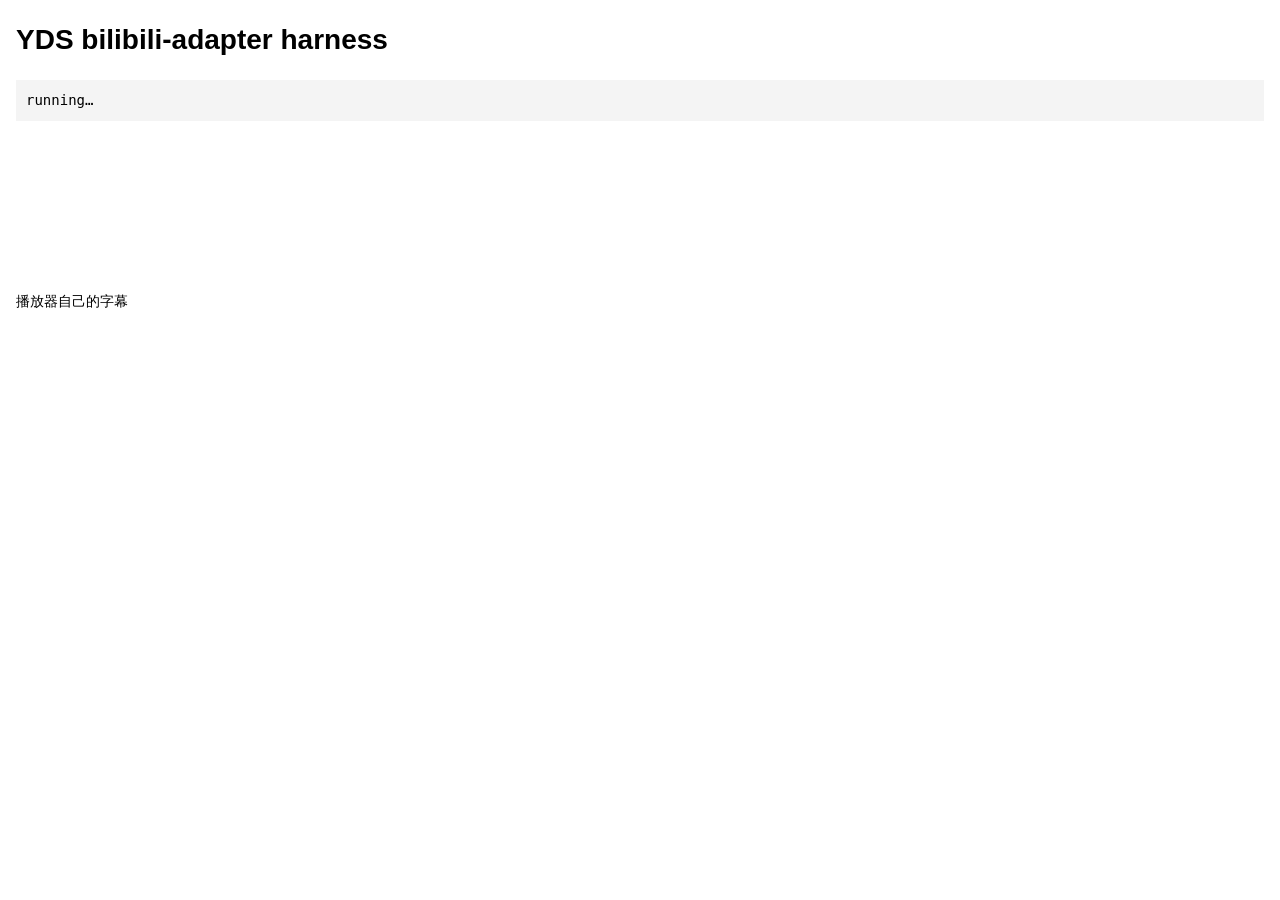
<file: test/bilibili-adapter.html>
<!doctype html>
<meta charset="utf-8">
<title>YDS bilibili-adapter harness</title>
<style>
  body { font: 14px/1.5 -apple-system, sans-serif; margin: 16px; }
  pre { background: #f4f4f4; padding: 10px; white-space: pre-wrap; }
</style>

<h1>YDS bilibili-adapter harness</h1>
<pre id="out">running…</pre>

<!-- stands in for the player DOM the adapter reads -->
<div id="bilibili-player">
  <div class="bpx-player-video-area">
    <div class="bpx-player-video-wrap"><video id="v"></video></div>
    <div class="bpx-player-subtitle-panel-wrap"><span>播放器自己的字幕</span></div>
  </div>
</div>

<script>
window.chrome = { runtime: { id: "yds-test", getURL: (f) => "/" + f } };

// Canned Bilibili API responses, shaped exactly like the live ones (verified
// against www.bilibili.com: both endpoints answer code 0 with cookies, no wbi
// signing). Nothing here touches the network.
const VIEW = { code: 0, data: { cid: 111, pages: [{ cid: 111 }, { cid: 222 }] } };
const PLAYER = { code: 0, data: { subtitle: { subtitles: [
  { lan: "ai-zh", lan_doc: "中文（自动生成）", subtitle_url: "//aisubtitle.example/ai-zh.json" },
  { lan: "zh-CN", lan_doc: "中文（中国）",     subtitle_url: "https://sub.example/zh.json" },
  { lan: "en-US", lan_doc: "英语（美国）",     subtitle_url: "http://sub.example/en.json" }
] } } };
const TRACKS = {
  "https://sub.example/zh.json": { body: [
    { from: 1.5, to: 3.0,  content: " 第一句 " },
    { from: 3.0, to: 5.25, content: "第二句" },
    { from: 5.25, to: 5.25, content: "零长度，应被丢掉" },
    { from: 6.0, to: 7.0,  content: "   " }
  ] },
  "https://sub.example/en.json": { body: [{ from: 0, to: 2, content: "hello" }] }
};

window.__fetched = [];
window.fetch = (url) => {
  const u = String(url);
  window.__fetched.push(u);
  let body = null;
  if (u.includes("/x/web-interface/view")) body = window.__VIEW || VIEW;
  else if (u.includes("/x/player/wbi/v2") && window.__WBI) body = window.__WBI;
  else if (u.includes("/x/player/v2")) body = PLAYER;
  else if (TRACKS[u]) body = TRACKS[u];
  if (!body) return Promise.reject(new Error("unexpected url " + u));
  return Promise.resolve({ ok: true, json: () => Promise.resolve(body), text: () => Promise.resolve(JSON.stringify(body)) });
};
</script>
<script src="../platform.js"></script>
<script>
const results = [];
const check = (n, p, d) => results.push({ n, p: !!p, d });
const settle = (ms) => new Promise(r => setTimeout(r, ms));

const lists = [];
const ingests = [];
const ctx = {
  log: (...a) => console.log("[ctx]", ...a),
  settings: () => ({ enabled: true, secondLang: "zh-Hans" }),
  langMatches: (a, b) => String(a).toLowerCase().split("-")[0] === String(b).toLowerCase().split("-")[0],
  coalesce: (cues) => cues,
  onTrackList: (t) => lists.push(t),
  ingest: (p) => ingests.push(p)
};

(async () => {
  // The adapter reads the BV id out of location.pathname, so the harness has to
  // look like a video page. replaceState is same-origin and navigates nothing.
  history.replaceState(null, "", "/video/BV13bgn6gEg1");

  const a = window.YDS_PLATFORMS.create("bilibili", ctx);
  a.start();
  await settle(600);

  const list = lists[lists.length - 1] || [];
  check("track list published", list.length === 3, JSON.stringify(list.map(t => t.languageCode + (t.kind === "asr" ? "(asr)" : ""))));
  check("ai- prefix becomes kind=asr and is stripped from the code",
        list.some(t => t.languageCode === "zh" && t.kind === "asr"),
        JSON.stringify(list.find(t => t.kind === "asr")));
  check("human tracks keep their full code (zh-CN, not zh)",
        list.some(t => t.languageCode === "zh-CN" && t.kind === ""),
        JSON.stringify(list.map(t => t.languageCode)));

  // Pull the human Chinese track.
  a.requestTrack({ languageCode: "zh-CN", kind: "" });
  await settle(500);
  const ing = ingests[0];
  check("cues ingested", !!ing, String(ingests.length));
  if (ing) {
    check("Bilibili's from/to/content maps to start/end/text",
          ing.cues[0].start === 1.5 && ing.cues[0].end === 3 && ing.cues[0].text === "第一句",
          JSON.stringify(ing.cues[0]));
    check("zero-length and blank cues dropped", ing.cues.length === 2, String(ing.cues.length));
    check("marked as human-authored", ing.isAsr === false, String(ing.isAsr));
    check("language passed through", ing.lang === "zh-CN", ing.lang);
  }

  // Asking again must not refetch.
  const before = window.__fetched.length;
  a.requestTrack({ languageCode: "zh-CN", kind: "" });
  await settle(300);
  check("the same track is not fetched twice", window.__fetched.length === before,
        `${before} → ${window.__fetched.length}`);

  // forgetLoadedCues is what a target-language change calls.
  a.forgetLoadedCues();
  a.requestTrack({ languageCode: "zh-CN", kind: "" });
  await settle(400);
  check("forgetLoadedCues allows a refetch", window.__fetched.length > before,
        `${before} → ${window.__fetched.length}`);

  // Protocol-relative and http URLs must both be normalised to https.
  check("//… and http:// subtitle urls become https",
        !window.__fetched.some(u => u.startsWith("//") || u.startsWith("http://")),
        JSON.stringify(window.__fetched.filter(u => !u.startsWith("https://"))));

  // The wbi endpoint's answer stands, even when it is "no subtitles": the old
  // endpoint has been seen handing back another video's track there.
  {
    window.__WBI = { code: 0, data: { subtitle: { subtitles: [] } } };
    const lists2 = [];
    const b = window.YDS_PLATFORMS.create("bilibili", { ...ctx, onTrackList: (t) => lists2.push(t) });
    b.start();
    await settle(600);
    const l = lists2[lists2.length - 1];
    check("wbi says no subtitles → none, old endpoint not consulted",
          !l || l.length === 0, JSON.stringify(l));
  }
  // A track that runs far past the end of the video is another video's.
  {
    window.__VIEW = { code: 0, data: { cid: 111, duration: 600, pages: [{ cid: 111, duration: 600 }] } };
    window.__WBI = { code: 0, data: { subtitle: { subtitles: [
      { lan: "en", lan_doc: "English", subtitle_url: "https://sub.example/long.json" }] } } };
    TRACKS["https://sub.example/long.json"] = { body: [{ from: 0, to: 2, content: "hi" }, { from: 2390, to: 2392, content: "bye" }] };
    const ing3 = [];
    const c = window.YDS_PLATFORMS.create("bilibili", { ...ctx, onTrackList() {}, ingest: (p) => ing3.push(p) });
    c.start();
    await settle(600);
    c.requestTrack({ languageCode: "en", kind: "" });
    await settle(500);
    check("a track running past the video's end is ignored", ing3.length === 0, String(ing3.length));
    window.__VIEW = null; window.__WBI = null;
  }

  // DOM readers.
  check("getVideoEl finds the player video", a.getVideoEl() === document.getElementById("v"), "");
  check("getContainer is the player video area",
        a.getContainer() === document.querySelector(".bpx-player-video-area"), "");
  check("nativeLines reads the player's own subtitle",
        JSON.stringify(a.nativeLines()) === JSON.stringify(["播放器自己的字幕"]), JSON.stringify(a.nativeLines()));

  // Video id shapes (location can't be faked here, so the regex is checked directly).
  const idOf = (path, search) => {
    const bv = (path.match(/\/video\/(BV\w+)/) || [])[1];
    if (!bv) return null;
    const p = new URLSearchParams(search).get("p");
    return p && p !== "1" ? `${bv}#p${p}` : bv;
  };
  check("id from /video/BVxxx", idOf("/video/BV13bgn6gEg1", "") === "BV13bgn6gEg1", idOf("/video/BV13bgn6gEg1", ""));
  check("multi-part videos get separate ids",
        idOf("/video/BV13bgn6gEg1", "?p=3") === "BV13bgn6gEg1#p3", idOf("/video/BV13bgn6gEg1", "?p=3"));
  check("p=1 is the same as no p", idOf("/video/BV1x", "?p=1") === "BV1x", idOf("/video/BV1x", "?p=1"));
  check("no id off a video page", idOf("/", "") === null, String(idOf("/", "")));

  // Playlist pages (watch later, favourites) put the BV id in the query string
  // and never in the path — the shape this was actually found failing on.
  const shapes = (path, search) => {
    const params = new URLSearchParams(search);
    return {
      looksLikeVideoPage: /\/video\/(BV\w+|av\d+)/.test(path) || /\/(bangumi\/play|festival|list)\//.test(path),
      id: (path.match(/\/video\/(BV\w+|av\d+)/) || [])[1]
        || (path.match(/\/bangumi\/play\/(\w+)/) || [])[1]
        || params.get("bvid")
        || (/\/(festival|list)\//.test(path) ? path : null),
      apiBv: (path.match(/\/video\/(BV\w+)/) || [])[1] || params.get("bvid")
    };
  };
  const watchLater = shapes("/list/watchlater", "?oid=115569651293558&bvid=BV1NaygBEEz8");
  check("watch-later playlist counts as a video page", watchLater.looksLikeVideoPage, "");
  check("...and its bvid comes out of the query string", watchLater.id === "BV1NaygBEEz8", watchLater.id);
  check("...and the subtitle API gets that same bvid", watchLater.apiBv === "BV1NaygBEEz8", watchLater.apiBv);
  const bangumi = shapes("/bangumi/play/ep123456", "");
  check("bangumi episode counts as a video page", bangumi.looksLikeVideoPage, "");
  const home = shapes("/", "");
  check("the home page does not", !home.looksLikeVideoPage, "");

  const pass = results.filter(r => r.p).length;
  document.getElementById("out").textContent =
    results.map(r => `${r.p ? "PASS" : "FAIL"}  ${r.n}${r.d ? "   [" + r.d + "]" : ""}`).join("\n")
    + `\n\n${pass}/${results.length} passed`;
})();
</script>
</file>
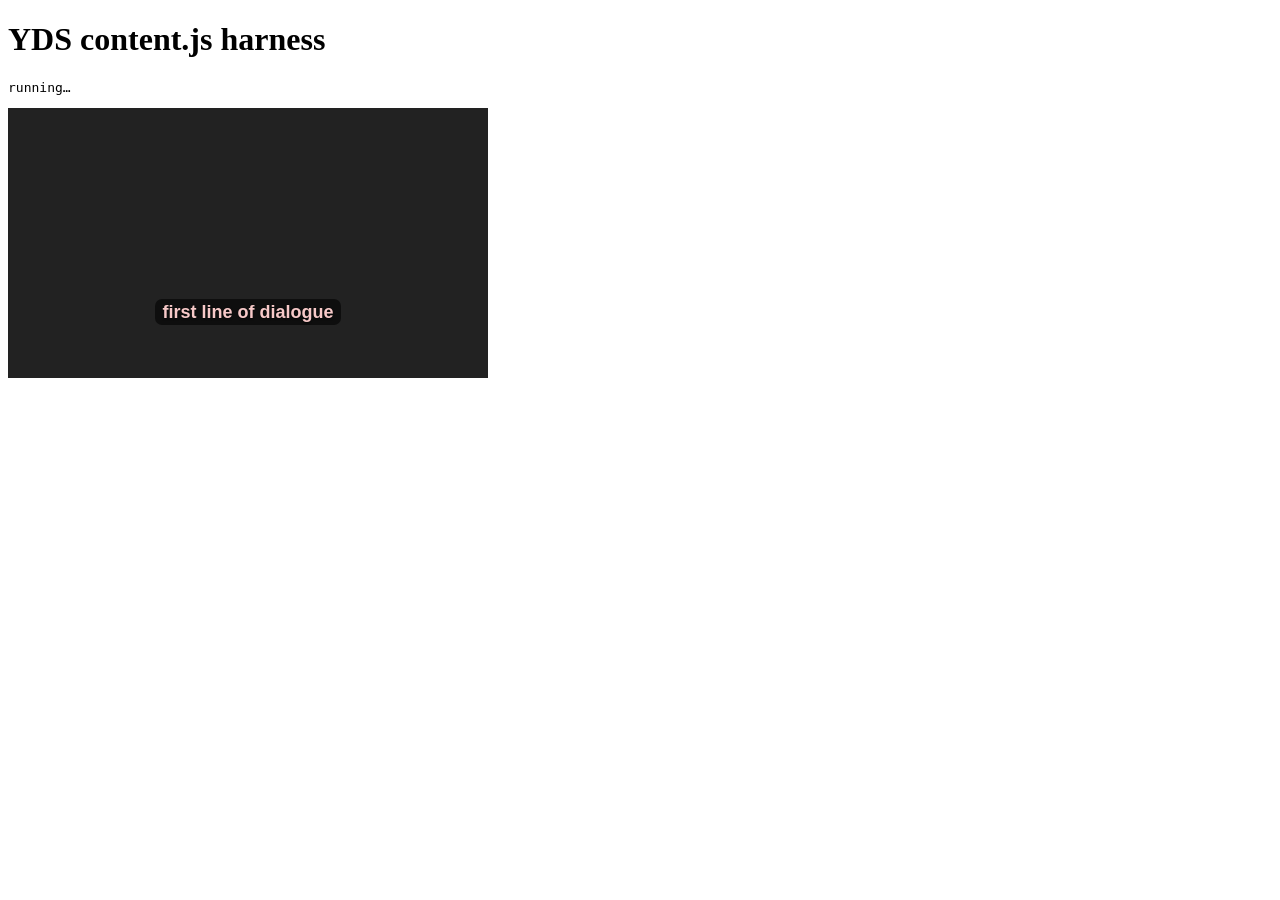
<file: test/content-pipeline.html>
<!doctype html>
<meta charset="utf-8">
<title>YDS content.js harness</title>
<link rel="stylesheet" href="../overlay.css">
<h1>YDS content.js harness</h1>
<pre id="out">running…</pre>

<div id="fake-player" style="position:relative;width:480px;height:270px;background:#222">
  <video id="v" src="data:video/mp4;base64," style="width:100%;height:100%"></video>
</div>

<script>
// chrome stub: storage.sync backed by a plain object, no-op messaging.
const STORE = { ydsSettings: { enabled: true, secondLang: "en", bottomOffset: 20, fontSize: 22,
                               color: "#ffffff", background: "rgba(0,0,0,0.6)",
                               translationProvider: "google", apiKeys: {} } };
window.chrome = {
  runtime: { id: "yds-test", getURL: (f) => "/" + f, onMessage: { addListener() {} }, lastError: null },
  storage: {
    sync: {
      get: (keys, cb) => setTimeout(() => cb(JSON.parse(JSON.stringify(STORE))), 0),
      set: (obj, cb) => { Object.assign(STORE, obj); cb && cb(); }
    },
    onChanged: { addListener() {} }
  }
};

// Mock adapter — stands in for a real platform so content.js's whole pipeline
// runs: boot -> track list -> ingest -> native path -> render loop -> overlay.
const MOCK = {
  ingest: null,
  cues: [
    // 24ms between lines, as TED times them.
    { start: 0,     end: 3,  text: "first line of dialogue." },
    { start: 3.024, end: 6,  text: "second line of dialogue." },
    { start: 6.024, end: 9,  text: "third line of dialogue." }
  ]
};
</script>
<script src="../i18n.js"></script>
<script src="../platform.js"></script>
<script>
window.YDS_PLATFORMS = {
  detect: () => "mock",
  create: (id, ctx) => {
    MOCK.ingest = ctx.ingest;
    MOCK.onTrackList = ctx.onTrackList;
    return {
      id: "mock",
      requiresCcForTracks: false,
      looksLikeVideoPage: () => true,
      getVideoId: () => "mock-video-1",
      getVideoEl: () => document.getElementById("v"),
      getContainer: () => document.getElementById("fake-player"),
      isCcOn: () => true,
      nativeLines: () => [],
      observeTarget: () => document.getElementById("fake-player"),
      start() {
        // Fire immediately — before settings have loaded — to prove the
        // parking/replay path works.
        ctx.onTrackList([{ languageCode: "en", kind: "", name: "English" }]);
        ctx.ingest({ cues: MOCK.cues, lang: "en", isAsr: false, isNativeTarget: true, key: "mock" });
      },
      requestTrack() {},
      reset() {}
    };
  }
};
</script>
<script>
// The Browser pane never paints this tab, so rAF never fires. Alias it to a
// timer so content.js's render loop actually runs under test.
window.requestAnimationFrame = (fn) => setTimeout(() => fn(performance.now()), 16);
</script>
<script src="../content.js"></script>
<script>
const results = [];
const check = (n, p, d) => results.push({ n, p: !!p, d });
const v = document.getElementById("v");

setTimeout(() => {
  const overlay = document.querySelector("#yt-dual-sub-overlay");
  check("content.js parsed and booted without throwing", true, "");
  check("overlay created inside the container",
        overlay && overlay.parentElement === document.getElementById("fake-player"), "");
  check("overlay uses the stored bottom offset", overlay && overlay.style.bottom === "20%", overlay && overlay.style.bottom);
  check("drag handle present", !!(overlay && overlay.querySelector(".yds-drag-handle")), "");

  const textAt = (t) => {
    v.currentTime = t;                       // no media, but currentTime still reads back
    Object.defineProperty(v, "currentTime", { get: () => t, configurable: true });
    return new Promise(r => setTimeout(() => {
      const o = document.querySelector("#yt-dual-sub-overlay");
      r(o ? (o.querySelector(".yds-text") || {}).textContent : null);
    }, 200));
  };

  textAt(1).then(a => {
    check("renders the cue at t=1s", a === "first line of dialogue", JSON.stringify(a));
    return textAt(3.012);
  }).then(g => {
    check("keeps it up through the 24ms gap before the next line", g === "first line of dialogue", JSON.stringify(g));
    return textAt(4);
  }).then(b => {
    check("renders the cue at t=4s", b === "second line of dialogue", JSON.stringify(b));
    return textAt(20);
  }).then(c => {
    check("renders nothing past the last cue", !c, JSON.stringify(c));
    const pass = results.filter(r => r.p).length;
    document.getElementById("out").textContent =
      results.map(r => `${r.p ? "PASS" : "FAIL"}  ${r.n}${r.d ? "   [" + r.d + "]" : ""}`).join("\n")
      + `\n\n${pass}/${results.length} passed`;
  });
}, 1200);
</script>
</file>
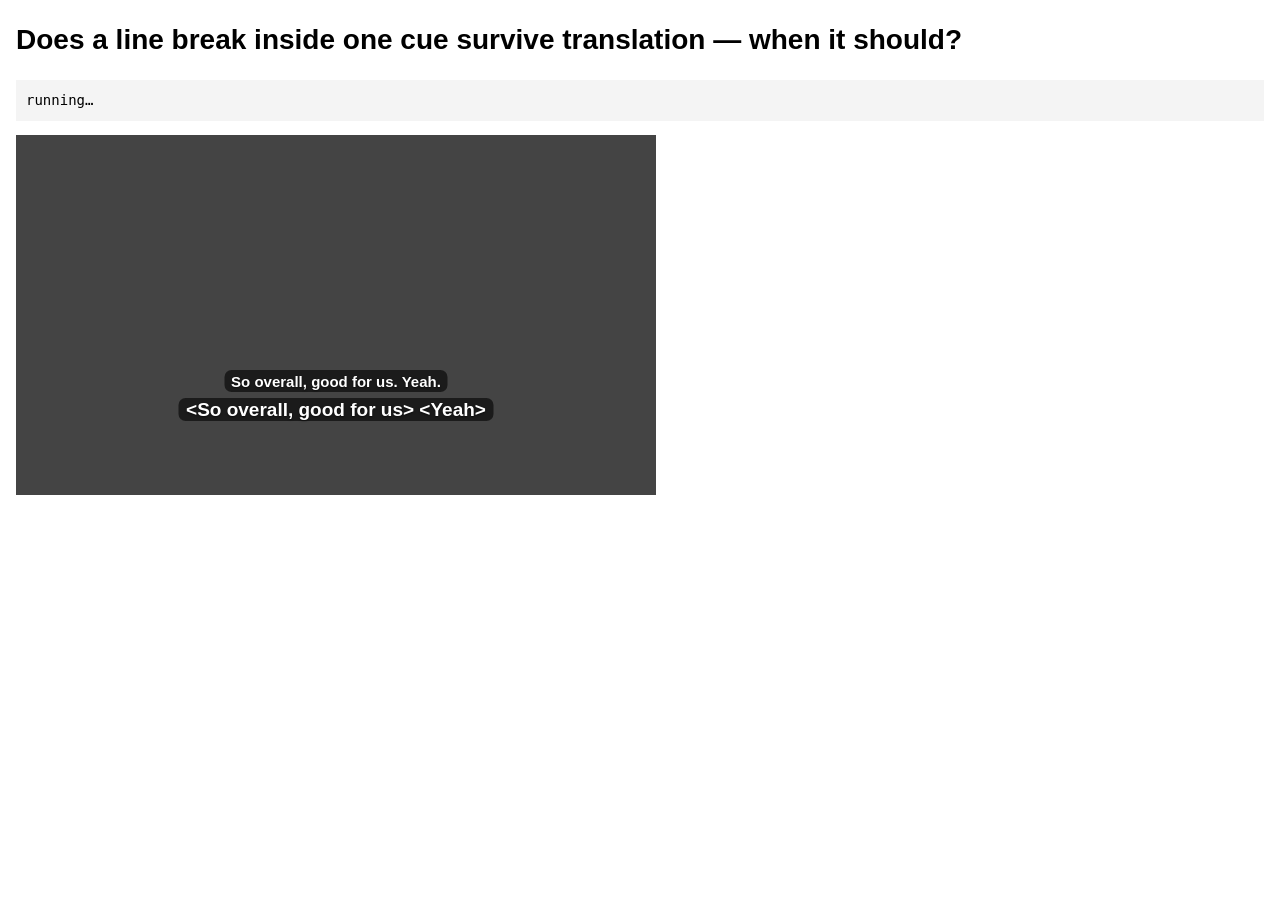
<file: test/cue-line-splitting.html>
<!doctype html>
<meta charset="utf-8">
<title>YDS cue line-splitting harness</title>
<link rel="stylesheet" href="../overlay.css">
<style>
  body { font: 14px/1.5 -apple-system, sans-serif; margin: 16px; }
  pre { background: #f4f4f4; padding: 10px; white-space: pre-wrap; }
  #player { position: relative; width: 640px; height: 360px; background: #444; }
</style>

<h1>Does a line break inside one cue survive translation — when it should?</h1>
<pre id="out">running…</pre>
<div id="player"><video id="v"></video></div>

<script>
// A stand-in translator. It answers in the dict-chrome-ex shape, one row per
// q=, and records every batch — which is how the test can tell whether a cue
// went over as one string or as its separate lines.
window.__batches = [];
const realFetch = window.fetch.bind(window);
window.fetch = async (url, opts) => {
  const u = String(url && url.url ? url.url : url);
  if (u.includes("clients5.google.com") || u.includes("translate.googleapis.com")) {
    const qs = new URL(u).searchParams.getAll("q");
    window.__batches.push(qs.slice());
    const rows = qs.map(q => ["<" + q + ">", "en"]);
    return new Response(JSON.stringify(rows), { status: 200, headers: { "content-type": "application/json" } });
  }
  return realFetch(url, opts);
};

const STORE = { ydsSettings: {
  enabled: true, secondLang: "zh-Hans", uiLang: "auto", bottomOffset: 20,
  fontSize: 22, color: "#fff", background: "rgba(0,0,0,0.6)",
  translationProvider: "google", captionWidth: 60, subtitleMode: "inline",
  translationOnly: false, paidApiAskEachVideo: false, apiKeys: {}
} };
const messageHandlers = [];
window.chrome = {
  runtime: { id: "yds-test", getURL: (f) => "/" + f, onMessage: { addListener: (fn) => messageHandlers.push(fn) }, lastError: null },
  i18n: { getUILanguage: () => "zh-CN" },
  storage: { sync: { get: (k, cb) => setTimeout(() => cb(JSON.parse(JSON.stringify(STORE))), 0),
                     set: (o, cb) => { Object.assign(STORE, o); cb && cb(); } },
             onChanged: { addListener() {} } }
};
window.AudioContext = class { constructor(){ this.destination={}; } resume(){return Promise.resolve();}
  close(){return Promise.resolve();} createMediaStreamSource(){return{connect(){},disconnect(){}};}
  createScriptProcessor(){return{connect(){},disconnect(){},onaudioprocess:null};}
  createGain(){return{gain:{value:1},connect(){},disconnect(){}};} };
HTMLMediaElement.prototype.captureStream = function(){ return {}; };

// Ask the content script something the way the popup would.
window.__send = (msg) => new Promise(resolve => {
  let answered = false;
  for (const fn of messageHandlers) {
    const kept = fn(msg, {}, (r) => { answered = true; resolve(r); });
    if (kept === true) return;
  }
  if (!answered) resolve(null);
});
</script>
<script src="../i18n.js"></script>
<script src="../platform.js"></script>
<script src="../live.js"></script>
<script>
// The mock records what the inline renderer was handed. Turning those lines
// into DOM is YouTube's job and is covered by inline-caption.html; what matters
// here is how many lines arrive and what is in them.
window.__inline = null;
// The page saves the file itself (a popup's blob URL dies with the popup), so
// the only way to see what was exported is to catch the download on its way
// out. Without this every run of this harness drops three .srt files in the
// real Downloads folder.
window.__saved = [];
const realCreateObjectURL = URL.createObjectURL.bind(URL);
const savedBlobs = new Map();
URL.createObjectURL = (blob) => {
  const url = realCreateObjectURL(blob);
  savedBlobs.set(url, blob);
  return url;
};
HTMLAnchorElement.prototype.click = function () {
  if (!this.download) return;
  window.__saved.push({ name: this.download, blob: savedBlobs.get(this.href) || null });
};
window.__lastSaved = async () => {
  const last = window.__saved[window.__saved.length - 1];
  return last ? { name: last.name, text: last.blob ? await last.blob.text() : "" } : null;
};

window.__ctx = null;
window.YDS_PLATFORMS = {
  detect: () => "mock",
  create: (id, ctx) => {
    window.__ctx = ctx;
    return {
      id: "mock", requiresCcForTracks: false,
      looksLikeVideoPage: () => true,
      getVideoId: () => "v1",
      videoTitle: () => "Case Interview Fundamentals: Lesson 10 / Brainstorming",
      videoAuthor: () => "CaseCoach",
      getVideoEl: () => document.getElementById("v"),
      getContainer: () => document.getElementById("player"),
      isCcOn: () => true,
      nativeLines: () => [], nativeCaptionWidth: () => 0, nativeCaptionBox: () => null,
      renderInline: (lines) => { window.__inline = lines.slice(); return true; },
      clearInline: () => { window.__inline = null; },
      observeTarget: () => document.getElementById("player"),
      start() {}, requestTrack() {}, forgetLoadedCues() {}, reset() {}
    };
  }
};
window.requestAnimationFrame = (fn) => setTimeout(() => fn(performance.now()), 16);
</script>
<script src="../content.js"></script>
<script>
const results = [];
const check = (n, p, d) => results.push({ n, p: !!p, d });
const settle = (ms) => new Promise(r => setTimeout(r, ms));

let at = 0;
function cueAt(text) {
  const start = at; at += 10;
  return { start, end: start + 9, text };
}

async function playAt(t) {
  Object.defineProperty(document.getElementById("v"), "currentTime",
    { get: () => t, configurable: true });
  await settle(260);
}

(async () => {
  await settle(700);

  // Two speakers, one cue. The first line closes on a full stop, so these are
  // separate utterances and must stay on separate lines.
  const twoSpeakers = cueAt("So overall, good for us.\nYeah.");
  // One sentence broken for width. The first line ends on a comma, so the two
  // halves belong together and must be translated as one string.
  const wrapped     = cueAt("Well, folks,\nif you want to see...");
  // Three speakers in a row.
  const three       = cueAt("Ready?\nYes.\nLet's go.");
  // A dash is how a cut-off utterance ends, and it ends one.
  const dashed      = cueAt("We've got so many Shinkansens.\nWe just— We're good.");
  // No break at all: the ordinary case, one string as before.
  const plain       = cueAt("Nothing special here.");

  window.__ctx.ingest({
    cues: [twoSpeakers, wrapped, three, dashed, plain],
    lang: "en", isAsr: false, isNativeTarget: false, key: "t1"
  });
  await settle(1500);

  const sent = window.__batches.flat();
  check("something was translated", window.__batches.length > 0,
        JSON.stringify(window.__batches.length));

  // --- what went over the wire ---
  check("a two-speaker cue is sent as two separate strings",
        sent.includes("So overall, good for us.") && sent.includes("Yeah."),
        JSON.stringify(sent.filter(q => /good for us|Yeah/.test(q))));
  check("a wrapped sentence is sent as one string, not two halves",
        sent.includes("Well, folks, if you want to see...")
        && !sent.includes("Well, folks,"),
        JSON.stringify(sent.filter(q => /folks/.test(q))));
  check("three speakers become three strings",
        ["Ready?", "Yes.", "Let's go."].every(q => sent.includes(q)),
        JSON.stringify(sent.filter(q => /Ready|Yes|Let/.test(q))));
  check("a cut-off line ending in a dash still counts as finished",
        sent.includes("We've got so many Shinkansens.") && sent.includes("We just— We're good."),
        JSON.stringify(sent.filter(q => /Shinkansens|We just/.test(q))));
  check("a cue with no break is untouched",
        sent.includes("Nothing special here."), "");

  // --- what comes back out ---
  await playAt(twoSpeakers.start + 1);
  check("two speakers render as two lines",
        Array.isArray(window.__inline) && window.__inline.length === 2,
        JSON.stringify(window.__inline));
  // The trailing stop is gone because stripUnwantedPunctuation takes it off
  // every translated line — existing behaviour, and not what is under test.
  check("…in the right order, each translated on its own",
        JSON.stringify(window.__inline) ===
          JSON.stringify(["<So overall, good for us>", "<Yeah>"]),
        JSON.stringify(window.__inline));

  await playAt(wrapped.start + 1);
  check("a wrapped sentence renders as one line",
        Array.isArray(window.__inline) && window.__inline.length === 1,
        JSON.stringify(window.__inline));
  check("…translated whole, as one string with the halves joined",
        JSON.stringify(window.__inline) ===
          JSON.stringify(["<Well, folks, if you want to see>"]),
        JSON.stringify(window.__inline));

  await playAt(three.start + 1);
  check("three speakers render as three lines",
        Array.isArray(window.__inline) && window.__inline.length === 3,
        JSON.stringify(window.__inline));

  await playAt(dashed.start + 1);
  check("the dashed pair renders as two lines",
        Array.isArray(window.__inline) && window.__inline.length === 2,
        JSON.stringify(window.__inline));

  await playAt(plain.start + 1);
  check("an ordinary cue still renders as one line",
        Array.isArray(window.__inline) && window.__inline.length === 1,
        JSON.stringify(window.__inline));

  // --- exporting what was translated ---
  // The timestamps are the part worth pinning down: SRT wants a comma before
  // the milliseconds and every field zero-padded, and a reader that sees a full
  // stop there silently drops the cue.
  const srt = await window.__send({ type: "YDS_GET_SRT", kind: "bilingual" });
  // The reply says what happened; the file itself was saved by the page, and
  // the stub above caught it on the way to the downloads folder.
  const saved = await window.__lastSaved();
  check("an SRT was saved", !!(srt && srt.ok && saved && saved.text),
        JSON.stringify([srt && srt.ok, saved && saved.name]));
  check("the filename is title-channel-id-languages",
        saved.name === "Case Interview Fundamentals Lesson 10 Brainstorming-CaseCoach-v1-CN+EN.srt",
        JSON.stringify(saved.name));
  const firstBlock = (saved.text || "").split("\n\n")[0].split("\n");
  check("numbered from 1", firstBlock[0] === "1", JSON.stringify(firstBlock[0]));
  check("hh:mm:ss,mmm --> hh:mm:ss,mmm",
        /^\d{2}:\d{2}:\d{2},\d{3} --> \d{2}:\d{2}:\d{2},\d{3}$/.test(firstBlock[1] || ""),
        JSON.stringify(firstBlock[1]));
  // This cue is two speakers, so it carries two authored lines — the block is
  // the original's lines followed by the translation's, not one line each.
  const body = firstBlock.slice(2);
  const firstTranslated = body.findIndex(l => /^</.test(l));
  check("bilingual keeps every original line, above every translated one",
        body.slice(0, firstTranslated).join("\n") === "So overall, good for us.\nYeah."
        && firstTranslated > 0 && body.slice(firstTranslated).every(l => /^</.test(l)),
        JSON.stringify(body));
  check("every cue made it", (saved.text.match(/-->/g) || []).length === 5,
        String((saved.text.match(/-->/g) || []).length));
  check("it says where the content came from", srt.from === "translated", srt.from);
  check("the reply names the file the page saved",
        srt.filename === saved.name, JSON.stringify([srt.filename, saved.name]));

  await window.__send({ type: "YDS_GET_SRT", kind: "translation" });
  const onlyTrans = await window.__lastSaved();
  check("translation-only leaves the original out",
        !/So overall, good for us\./.test(onlyTrans.text) && /</.test(onlyTrans.text), "");
  check("…and says so in the filename", /-CN\.srt$/.test(onlyTrans.name),
        JSON.stringify(onlyTrans.name));
  await window.__send({ type: "YDS_GET_SRT", kind: "original" });
  const onlyOrig = await window.__lastSaved();
  check("original-only leaves the translation out",
        /So overall, good for us\./.test(onlyOrig.text) && !/<So overall/.test(onlyOrig.text), "");
  check("…and says so in the filename", /-EN\.srt$/.test(onlyOrig.name),
        JSON.stringify(onlyOrig.name));

  // --- a video that ships its own track in the target language ---
  // Nothing is translated then, so the export used to have no original in it
  // at all: asking for both languages quietly saved a Chinese-only file. The
  // two tracks are authored separately and their cue boundaries do not line
  // up, so they are paired by the time they share.
  window.__ctx.ingest({
    cues: [{ start: 0, end: 3, text: "这些香喷喷的鸡块" },
           { start: 3, end: 6, text: "是这一只天才乌鸦的最爱" }],
    lang: "zh-Hans", isAsr: false, isNativeTarget: true, key: "native-zh"
  });
  await settle(900);
  await window.__send({ type: "YDS_GET_SRT", kind: "bilingual" });
  const nativePair = await window.__lastSaved();
  check("a native target track still exports both languages",
        /这些香喷喷的鸡块/.test(nativePair.text)
        && /So overall, good for us\./.test(nativePair.text),
        JSON.stringify(nativePair.text.split("\n\n")[0]));
  check("…and the original is the source line playing at that moment",
        nativePair.text.split("\n\n")[0].includes("So overall, good for us."),
        JSON.stringify(nativePair.text.split("\n\n")[0]));

  // --- the floating overlay is unaffected: it still shows one flat line ---
  STORE.ydsSettings.subtitleMode = "floating";
  await settle(50);
  // Re-read settings the way the extension does.
  chrome.storage.sync.get(["ydsSettings"], () => {});
  await settle(100);

  const pass = results.filter(r => r.p).length;
  document.getElementById("out").textContent =
    results.map(r => `${r.p ? "PASS" : "FAIL"}  ${r.n}${r.d ? "   [" + r.d + "]" : ""}`).join("\n")
    + `\n\n${pass}/${results.length} passed`;
})();
</script>
</file>
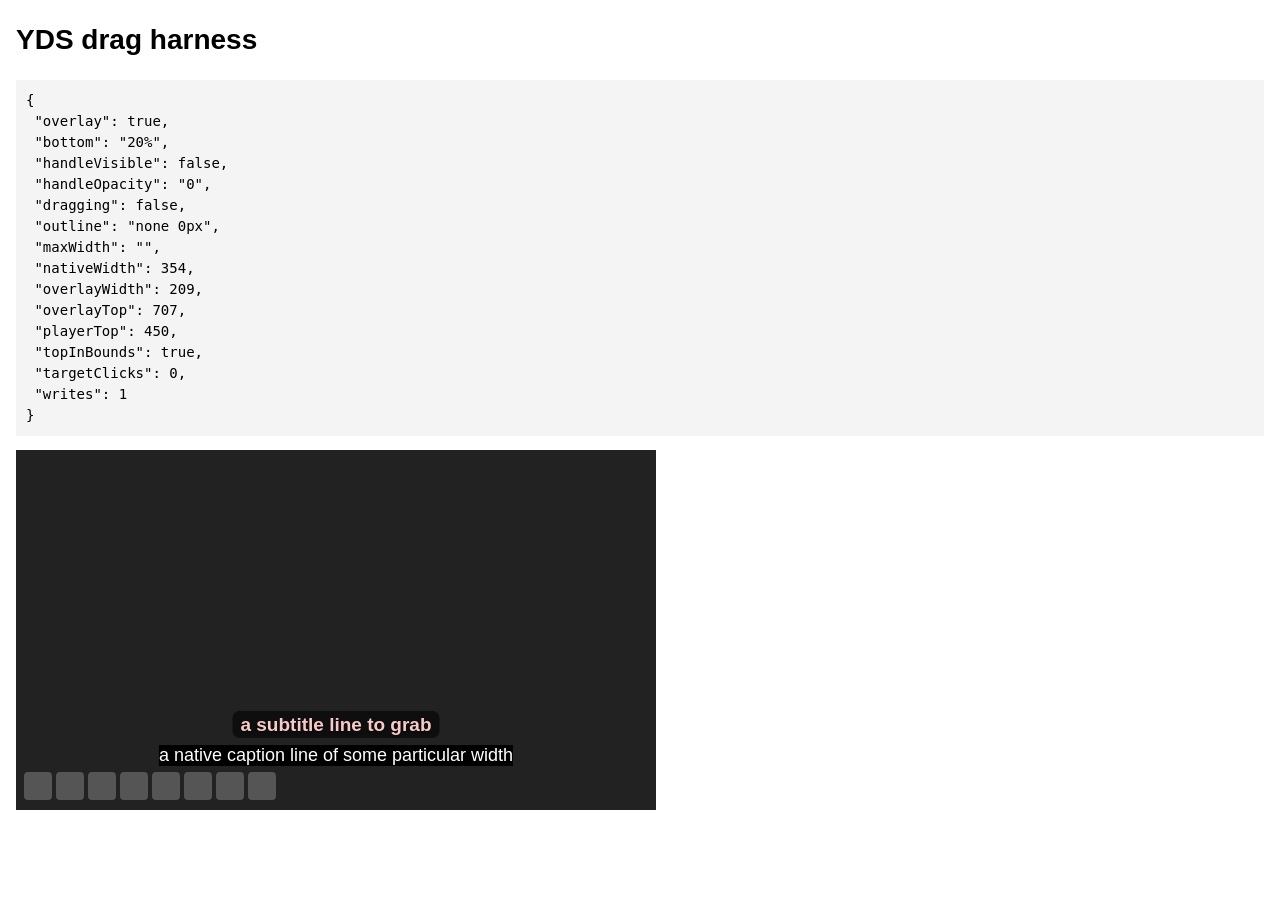
<file: test/drag.html>
<!doctype html>
<meta charset="utf-8">
<title>YDS drag harness</title>
<link rel="stylesheet" href="../overlay.css">
<style>
  body { font: 14px/1.5 -apple-system, sans-serif; margin: 16px; }
  #fake-player { position: relative; width: 640px; height: 360px; background: #222; }
  /* Stands in for YouTube's control chrome: a dense pile of hoverable
     elements over the video, so moving toward the handle fires a storm of
     mouseleave events the way it does on a real player. */
  #chrome { position: absolute; left: 0; right: 0; bottom: 0; height: 48px;
            display: flex; gap: 4px; align-items: center; padding: 0 8px; z-index: 60; }
  #chrome i { display: block; width: 28px; height: 28px; background: #555; border-radius: 4px; }
  /* Stands in for Vimeo's .vp-target: a full-bleed mouse capture layer that
     paints above the video but below our overlay. */
  #target-layer { position: absolute; inset: 0; z-index: 50; }
  pre { background: #f4f4f4; padding: 10px; white-space: pre-wrap; }
</style>

<h1>YDS drag harness</h1>
<pre id="out">move the mouse over the subtitle, then drag the ↕ handle</pre>

<div id="fake-player">
  <video id="v"></video>
  <div id="target-layer"></div>
  <div id="chrome"><i></i><i></i><i></i><i></i><i></i><i></i><i></i><i></i></div>
  <!-- stands in for the player's own caption line, whose width we match -->
  <div id="native-cap" style="position:absolute;left:50%;transform:translateX(-50%);bottom:12%;
       color:#fff;background:#000;font:18px sans-serif;white-space:nowrap;z-index:55;">
    a native caption line of some particular width
  </div>
</div>

<script>
const STORE = { ydsSettings: { enabled: true, secondLang: "en", bottomOffset: 20, fontSize: 22,
                               color: "#ffffff", background: "rgba(0,0,0,0.6)",
                               translationProvider: "google", apiKeys: {} } };
window.__writes = [];
window.chrome = {
  runtime: { id: "yds-test", getURL: (f) => "/" + f, onMessage: { addListener() {} }, lastError: null },
  storage: {
    sync: {
      get: (k, cb) => setTimeout(() => cb(JSON.parse(JSON.stringify(STORE))), 0),
      set: (obj, cb) => { Object.assign(STORE, obj); window.__writes.push(JSON.parse(JSON.stringify(obj))); cb && cb(); }
    },
    onChanged: { addListener() {} }
  }
};

// Count play/pause-style clicks reaching the layers under our overlay, the way
// a real player's own handlers would.
window.__targetClicks = 0;
window.__targetMousedowns = 0;
</script>
<script src="../i18n.js"></script>
<script src="../platform.js"></script>
<script>
window.YDS_PLATFORMS = {
  detect: () => "mock",
  create: (id, ctx) => {
    setTimeout(() => {
      ctx.onTrackList([{ languageCode: "en", kind: "", name: "English" }]);
      const cueText = new URLSearchParams(location.search).get("cue") || "a subtitle line to grab";
      ctx.ingest({ cues: [{ start: 0, end: 9999, text: cueText }],
                   lang: "en", isAsr: false, isNativeTarget: true, key: "mock" });
    }, 0);
    return {
      id: "mock", requiresCcForTracks: false,
      looksLikeVideoPage: () => true,
      getVideoId: () => "mock-1",
      getVideoEl: () => document.getElementById("v"),
      getContainer: () => document.getElementById("fake-player"),
      isCcOn: () => true,
      nativeLines: () => [],
      nativeCaptionWidth: () => {
        const n = document.getElementById("native-cap");
        return n && !n.hidden ? n.getBoundingClientRect().width : 0;
      },
      observeTarget: () => document.getElementById("fake-player"),
      start() {}, requestTrack() {}, forgetLoadedCues() {}, reset() {}
    };
  }
};
// rAF does not fire in a pane that never paints; drive the render loop by timer.
window.requestAnimationFrame = (fn) => setTimeout(() => fn(performance.now()), 16);
</script>
<script src="../content.js"></script>
<script>
// Registered AFTER content.js, mimicking a player whose handlers load late.
document.getElementById("target-layer").addEventListener("click", () => window.__targetClicks++);
document.getElementById("target-layer").addEventListener("mousedown", () => window.__targetMousedowns++);
document.addEventListener("click", () => window.__targetClicks++, true);

function readout() {
  const o = document.querySelector("#yt-dual-sub-overlay");
  const h = o && o.querySelector(".yds-drag-handle");
  const playerRect = document.getElementById("fake-player").getBoundingClientRect();
  const overlayRect = o && o.getBoundingClientRect();
  return {
    overlay: !!o,
    bottom: o ? o.style.bottom : null,
    handleVisible: h ? h.classList.contains("yds-drag-visible") : null,
    handleOpacity: h ? getComputedStyle(h).opacity : null,
    dragging: o ? o.classList.contains("yds-dragging") : null,
    outline: o ? getComputedStyle(o).outlineStyle + " " + getComputedStyle(o).outlineWidth : null,
    maxWidth: o ? o.style.maxWidth : null,
    nativeWidth: Math.round(document.getElementById("native-cap").getBoundingClientRect().width),
    overlayWidth: o ? Math.round(o.getBoundingClientRect().width) : null,
    overlayTop: overlayRect ? Math.round(overlayRect.top) : null,
    playerTop: Math.round(playerRect.top),
    topInBounds: overlayRect ? overlayRect.top >= playerRect.top - 1 : null,
    targetClicks: window.__targetClicks,
    writes: window.__writes.length
  };
}
window.__readout = readout;
setInterval(() => { document.getElementById("out").textContent = JSON.stringify(readout(), null, 1); }, 200);
</script>
</file>
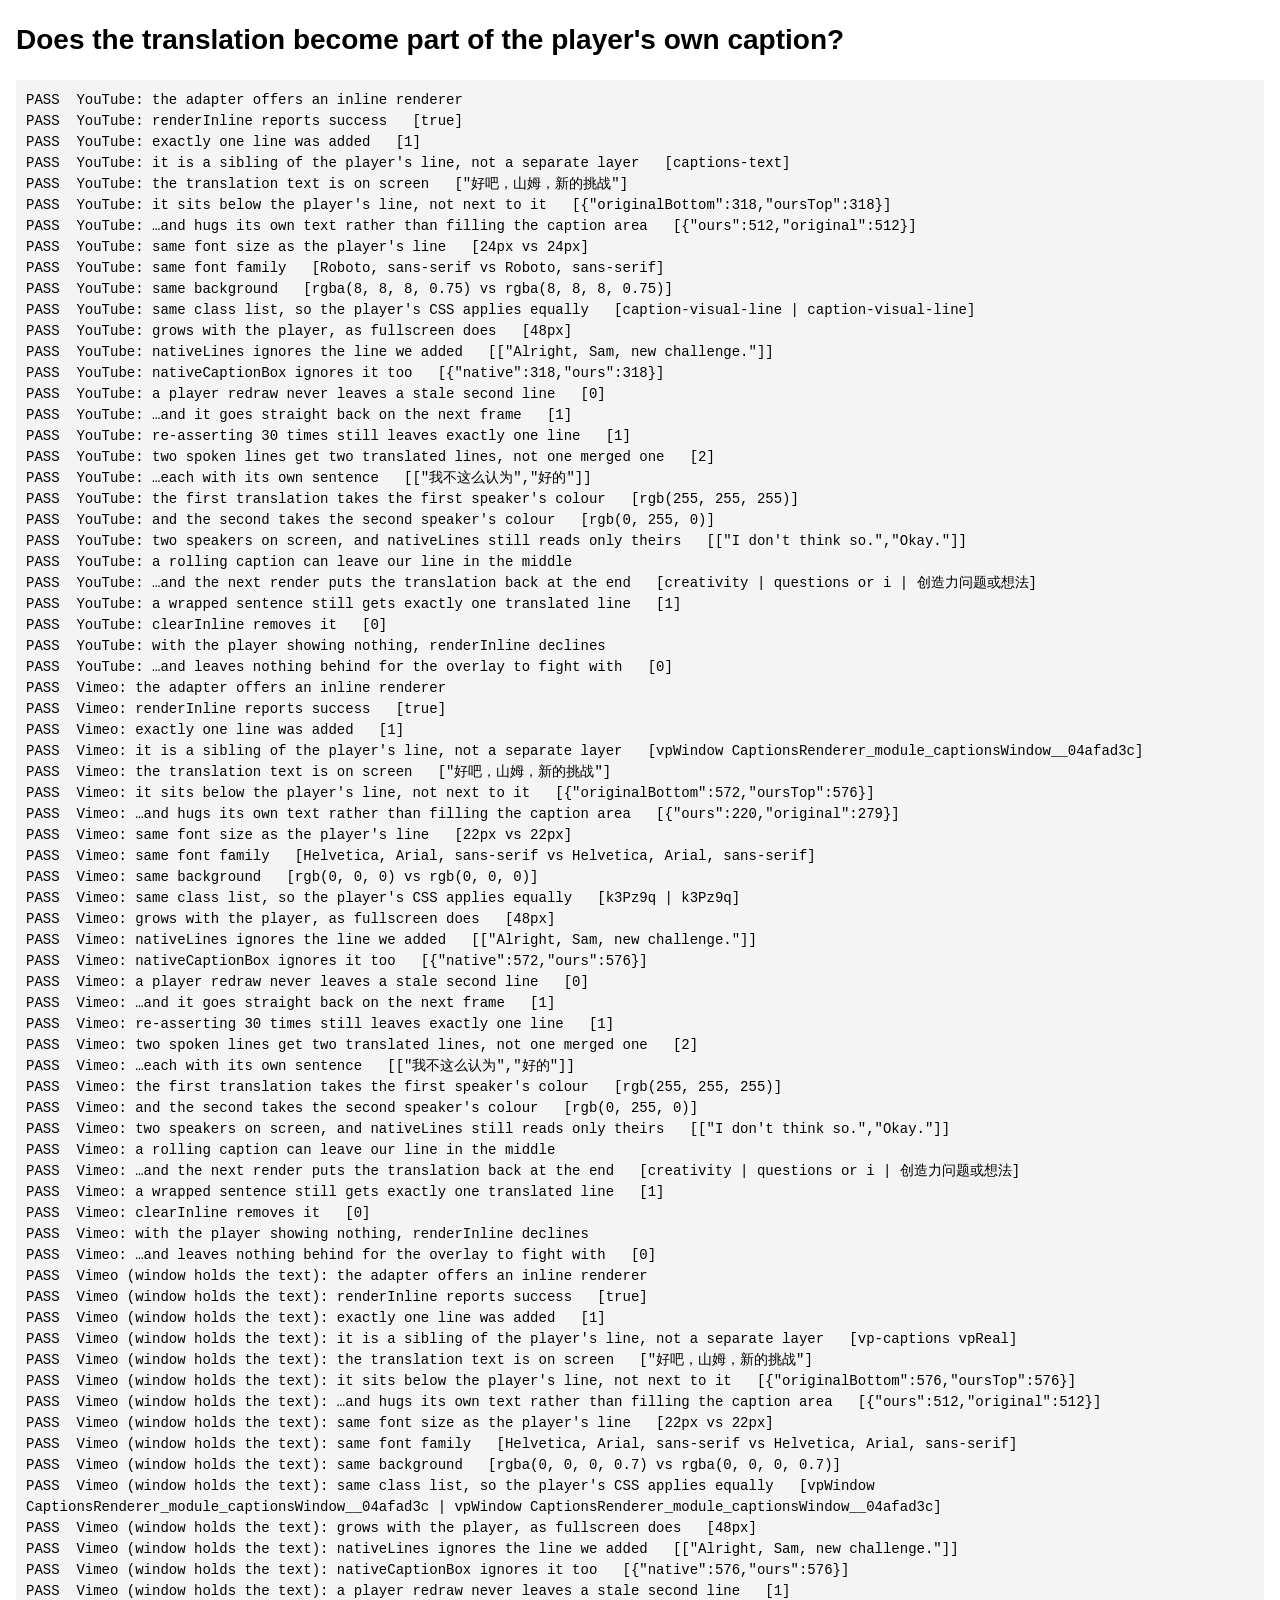
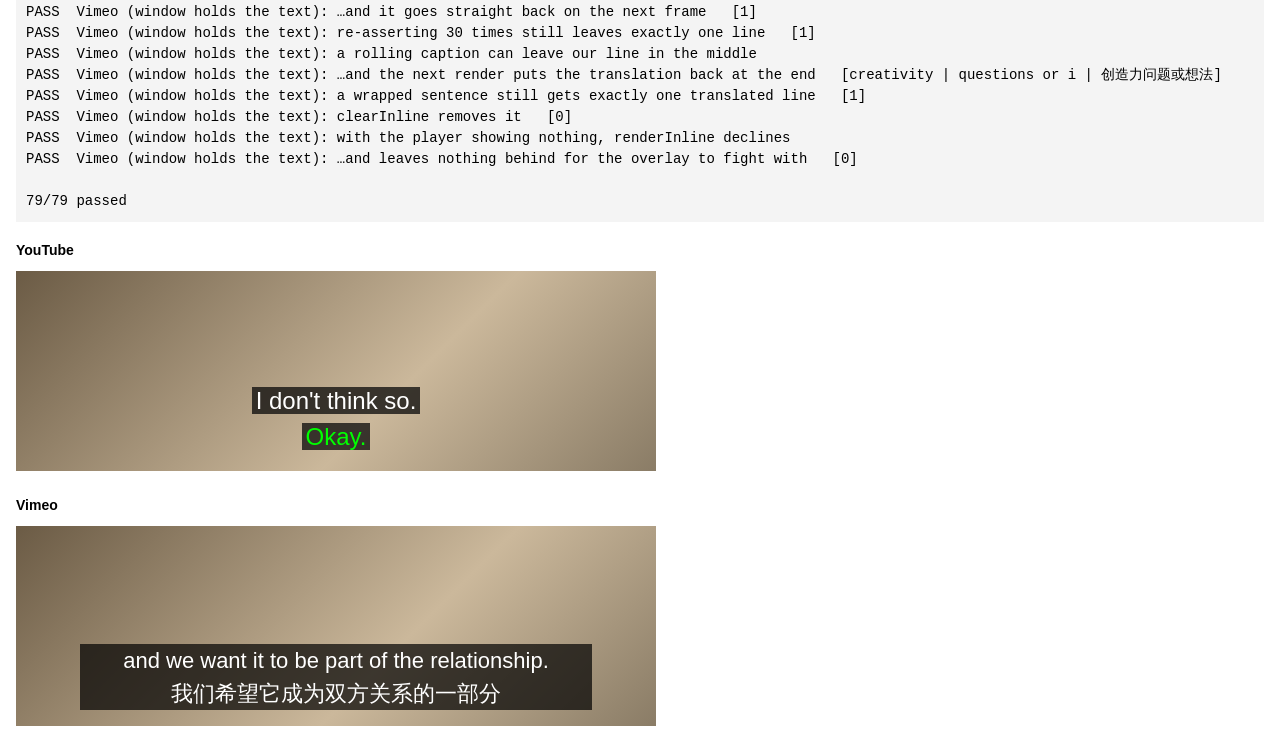
<file: test/inline-caption.html>
<!doctype html>
<meta charset="utf-8">
<title>YDS inline-caption harness</title>
<style>
  body { font: 14px/1.5 -apple-system, sans-serif; margin: 16px; }
  pre { background: #f4f4f4; padding: 10px; white-space: pre-wrap; }
  .stage { position: relative; width: 640px; height: 200px; margin: 10px 0 24px;
           background: linear-gradient(135deg, #6b5b45, #cbb89b 60%, #8a7c66); }
  h2 { font-size: 14px; margin: 18px 0 4px; }

  /* Close enough to each player in the ways that matter: the class names the
     adapter looks for, a font size set on the strip (what the player scales
     with the window), and a background on the text itself. */
  .ytp-caption-window-container { position: absolute; inset: 0; }
  .caption-window { position: absolute; left: 10%; bottom: 8%; width: 80%;
                    text-align: center; font-size: 24px; font-family: Roboto, sans-serif; }
  .ytp-caption-segment { background: rgba(8,8,8,0.75); color: #fff; padding: 0 4px; }
  .caption-visual-line { display: block; }

  .vp-captions { position: absolute; left: 10%; bottom: 8%; width: 80%;
                 text-align: center; font-size: 22px; font-family: Helvetica, sans-serif; }
  .vp-captions [class*="captionsLine"] { display: block; }
  .vpReal { position: absolute; left: 10%; bottom: 8%; width: 80%; text-align: center; }
  .vpWindow { display: block; }
  .vp-captions .inner { background: rgba(0,0,0,0.7); color: #fff; padding: 0 4px; }
</style>

<h1>Does the translation become part of the player's own caption?</h1>
<pre id="out">running…</pre>

<h2>YouTube</h2>
<div class="stage" id="ytStage">
  <div class="ytp-caption-window-container">
    <div class="caption-window ytp-caption-window-bottom"><span class="captions-text"></span></div>
  </div>
</div>

<h2>Vimeo</h2>
<div class="stage" id="vimeoStage">
  <div class="vp-video-wrapper">
    <div class="vp-captions vpReal" style="font-size: 22px; font-family: Helvetica, Arial, sans-serif; color: rgb(255,255,255);">
      <span class="vpWindow CaptionsRenderer_module_captionsWindow__04afad3c" style="background-color: rgba(0,0,0,0.7);"></span>
    </div>
  </div>
</div>

<script>
window.chrome = {
  runtime: { id: "yds-test", getURL: () => "/test/__none.js", lastError: null },
  i18n: { getUILanguage: () => "zh-CN" },
  storage: { sync: { get: (k, cb) => cb({}), set: (o, cb) => cb && cb() },
             onChanged: { addListener() {} } }
};
</script>
<script src="../i18n.js"></script>
<script src="../platform.js"></script>
<script>
const results = [];
const check = (n, p, d) => results.push({ n, p: !!p, d });
const injected = (root) => root.querySelectorAll("[data-yds-inline]");
// The node a line's colour actually lands on — the innermost one.
const deepest = (el) => { let n = el; while (n.children.length === 1) n = n.children[0]; return n; };

const ctx = {
  log() {}, settings: () => ({ secondLang: "zh-Hans" }),
  langMatches: (a, b) => a === b, coalesce: (c) => c,
  onTrackList() {}, ingest() {}
};

// Each player differs only in how it marks up a caption. Everything below the
// redraw function is the same battery, so a pass here means both platforms got
// the same behaviour rather than two similar-looking implementations.
const PLAYERS = [
  {
    name: "YouTube",
    adapter: () => window.YDS_PLATFORMS.create("youtube", ctx),
    host: () => document.querySelector("#ytStage .captions-text"),
    strip: () => document.querySelector("#ytStage .caption-window"),
    // rows: [{ text, color? }]
    draw(rows) {
      this.host().innerHTML = rows.map(r =>
        `<span class="caption-visual-line"><span class="ytp-caption-segment">` +
        (r.color ? `<span style="color:${r.color}">${r.text}</span>` : r.text) +
        `</span></span>`).join("");
    }
  },
  {
    // The shape a live Vimeo page reports: .vp-captions carries the font and
    // size, a nested window span carries the background, and the lines sit
    // inside that. Every class name is hashed per build, so nothing here can be
    // matched by name.
    name: "Vimeo",
    adapter: () => window.YDS_PLATFORMS.create("vimeo", ctx),
    host: () => document.querySelector("#vimeoStage .vpWindow"),
    strip: () => document.querySelector("#vimeoStage .vpReal"),
    draw(rows) {
      this.host().innerHTML = rows.map(r =>
        `<span class="k3Pz9q" style="background: rgb(0,0,0);">` +
        (r.color ? `<span style="color:${r.color}">${r.text}</span>` : r.text) +
        `</span>`).join("");
    }
  }
  ,
  {
    // The same player with no line elements: the window writes its text
    // directly. There is nothing finer-grained to clone, so the window itself
    // is the line — and a copy of it beside it still carries the background
    // the player put there.
    name: "Vimeo (window holds the text)",
    adapter: () => window.YDS_PLATFORMS.create("vimeo", ctx),
    host: () => document.querySelector("#vimeoStage .vpReal"),
    strip: () => document.querySelector("#vimeoStage .vpReal"),
    draw(rows) {
      // Only ever one "line" in this shape, so several rows are joined the way
      // the player itself would render them.
      const win = document.querySelector("#vimeoStage .vpWindow");
      win.innerHTML = rows.map(r =>
        r.color ? `<span style="color:${r.color}">${r.text}</span>` : r.text).join(" ");
    },
    // The window is the container here, so emptying it is what "the player is
    // showing nothing" means; deleting it would remove the box the clone needs.
    wipe() { document.querySelector("#vimeoStage .vpWindow").innerHTML = ""; },
    // With no per-line elements there is one box, so the per-speaker checks do
    // not apply — they are covered by the two cases above.
    singleLine: true
  }
];

const WHITE = "rgb(255, 255, 255)", GREEN = "rgb(0, 255, 0)";

for (const P of PLAYERS) {
  const tag = P.name;
  const a = P.adapter();
  const host = P.host();
  const mark = (n, p, d) => check(`${tag}: ${n}`, p, d);

  mark("the adapter offers an inline renderer",
       typeof a.renderInline === "function" && typeof a.clearInline === "function", "");

  // --- 1. it goes in, as a sibling of the player's own line ---
  P.draw([{ text: "Alright, Sam, new challenge." }]);
  const ok = a.renderInline(["好吧，山姆，新的挑战"]);
  mark("renderInline reports success", ok === true, String(ok));
  mark("exactly one line was added", injected(host).length === 1, String(injected(host).length));
  mark("it is a sibling of the player's line, not a separate layer",
       injected(host)[0] && injected(host)[0].parentElement === host,
       injected(host)[0] ? injected(host)[0].parentElement.className : "(none)");

  const orig = [...host.children].find(n => !n.hasAttribute("data-yds-inline"));
  const mine = injected(host)[0];
  mark("the translation text is on screen", mine.textContent.trim() === "好吧，山姆，新的挑战",
       JSON.stringify(mine.textContent.trim()));

  // Under the original, not beside it. A player that draws its caption lines as
  // inline boxes puts a plain clone on the same line, and the two languages run
  // into each other.
  const origBox = orig.getBoundingClientRect(), mineBox = mine.getBoundingClientRect();
  mark("it sits below the player's line, not next to it",
       mineBox.top >= origBox.bottom - 1,
       JSON.stringify({ originalBottom: Math.round(origBox.bottom), oursTop: Math.round(mineBox.top) }));
  mark("…and hugs its own text rather than filling the caption area",
       mineBox.width <= origBox.width + 2 || mineBox.width < P.strip().getBoundingClientRect().width,
       JSON.stringify({ ours: Math.round(mineBox.width), original: Math.round(origBox.width) }));

  // --- 2. the point of cloning: it inherits the player's own type ---
  const cs = (el) => getComputedStyle(deepest(el));
  mark("same font size as the player's line", cs(orig).fontSize === cs(mine).fontSize,
       `${cs(orig).fontSize} vs ${cs(mine).fontSize}`);
  mark("same font family", cs(orig).fontFamily === cs(mine).fontFamily,
       `${cs(orig).fontFamily} vs ${cs(mine).fontFamily}`);
  mark("same background", cs(orig).backgroundColor === cs(mine).backgroundColor,
       `${cs(orig).backgroundColor} vs ${cs(mine).backgroundColor}`);
  mark("same class list, so the player's CSS applies equally",
       mine.className === orig.className, `${mine.className} | ${orig.className}`);

  // The player scaling its captions up — what fullscreen does — must carry the
  // translation with it, since that was the whole complaint.
  const strip = P.strip();
  const was = strip.style.fontSize;
  strip.style.fontSize = "48px";
  mark("grows with the player, as fullscreen does",
       getComputedStyle(deepest(mine)).fontSize === "48px",
       getComputedStyle(deepest(mine)).fontSize);
  strip.style.fontSize = was;

  // --- 3. the feedback-loop guard ---
  mark("nativeLines ignores the line we added",
       a.nativeLines().length === 1 && a.nativeLines()[0] === "Alright, Sam, new challenge.",
       JSON.stringify(a.nativeLines()));
  const box = a.nativeCaptionBox();
  mark("nativeCaptionBox ignores it too",
       !!box && box.bottom <= mine.getBoundingClientRect().top + 1,
       JSON.stringify({ native: Math.round(box && box.bottom),
                        ours: Math.round(mine.getBoundingClientRect().top) }));

  // --- 4. the player wipes it on every cue ---
  P.draw([{ text: "Does that help us?" }]);
  // Whether the redraw takes our line with it depends on where the player
  // rebuilds: inside the box our line sits in, or only below it. Either is
  // fine — what must never happen is ending up with two.
  mark("a player redraw never leaves a stale second line", injected(host).length <= 1,
       String(injected(host).length));
  a.renderInline(["这对我们有帮助吗？"]);
  mark("…and it goes straight back on the next frame", injected(host).length === 1,
       String(injected(host).length));
  for (let i = 0; i < 30; i++) a.renderInline(["这对我们有帮助吗？"]);
  mark("re-asserting 30 times still leaves exactly one line", injected(host).length === 1,
       String(injected(host).length));

  // --- 5. two speakers, two colours ---
  // Skipped where the player draws one box for the whole caption: there is no
  // second line to pair a second translation with.
  if (!P.singleLine) {
  P.draw([{ text: "I don't think so." }, { text: "Okay.", color: "#00ff00" }]);
  a.renderInline(["我不这么认为", "好的"]);
  const two = injected(host);
  mark("two spoken lines get two translated lines, not one merged one",
       two.length === 2, String(two.length));
  mark("…each with its own sentence",
       two.length === 2 && two[0].textContent.trim() === "我不这么认为"
                        && two[1].textContent.trim() === "好的",
       JSON.stringify([...two].map(n => n.textContent.trim())));
  mark("the first translation takes the first speaker's colour",
       two[0] && getComputedStyle(deepest(two[0])).color === WHITE,
       two[0] && getComputedStyle(deepest(two[0])).color);
  mark("and the second takes the second speaker's colour",
       two[1] && getComputedStyle(deepest(two[1])).color === GREEN,
       two[1] && getComputedStyle(deepest(two[1])).color);
  mark("two speakers on screen, and nativeLines still reads only theirs",
       JSON.stringify(a.nativeLines()) === JSON.stringify(["I don't think so.", "Okay."]),
       JSON.stringify(a.nativeLines()));

  }

  // --- 5b. rolling captions append a new original line after ours ---
  // Auto-generated captions grow word by word: the player adds a line *after*
  // the ones it had, and a translation that stays where it was ends up
  // sandwiched between two lines of original.
  P.draw([{ text: "creativity" }]);
  a.renderInline(["创造力"]);
  const host2 = P.host();
  const rolled = document.createElement(P.host().lastElementChild.tagName);
  rolled.textContent = "questions or ideas";
  host2.appendChild(rolled);                       // the player's new line, after ours
  mark("a rolling caption can leave our line in the middle",
       !!host2.querySelector(`[data-yds-inline]`).nextElementSibling, "");
  a.renderInline(["创造力问题或想法"]);
  const injectedNodes = [...host2.querySelectorAll("[data-yds-inline]")];
  const lastNode = host2.lastElementChild;
  mark("…and the next render puts the translation back at the end",
       injectedNodes.includes(lastNode),
       [...host2.children].map(n => (n.textContent || "").trim().slice(0, 14)).join(" | "));
  rolled.remove();

  // --- 6. a wrapped sentence is not two speakers ---
  P.draw([{ text: "Alright, Sam," }, { text: "new challenge." }]);
  a.renderInline(["好吧，山姆，新的挑战"]);
  mark("a wrapped sentence still gets exactly one translated line",
       injected(host).length === 1, String(injected(host).length));

  // --- 7. nothing to attach to ---
  a.clearInline();
  mark("clearInline removes it", injected(host).length === 0, String(injected(host).length));
  (P.wipe ? P.wipe() : (host.innerHTML = ""));
  mark("with the player showing nothing, renderInline declines",
       a.renderInline(["好吧"]) === false, "");
  mark("…and leaves nothing behind for the overlay to fight with",
       injected(host).length === 0, String(injected(host).length));

  // Leave the working state on screen.
  if (P.singleLine) {
    P.draw([{ text: "and we want it to be part of the relationship." }]);
    a.renderInline(["我们希望它成为双方关系的一部分"]);
  } else {
    P.draw([{ text: "I don't think so." }, { text: "Okay.", color: "#00ff00" }]);
    a.renderInline(["我不这么认为", "好的"]);
  }
}

const pass = results.filter(r => r.p).length;
document.getElementById("out").textContent =
  results.map(r => `${r.p ? "PASS" : "FAIL"}  ${r.n}${r.d ? "   [" + r.d + "]" : ""}`).join("\n")
  + `\n\n${pass}/${results.length} passed`;
</script>
</file>
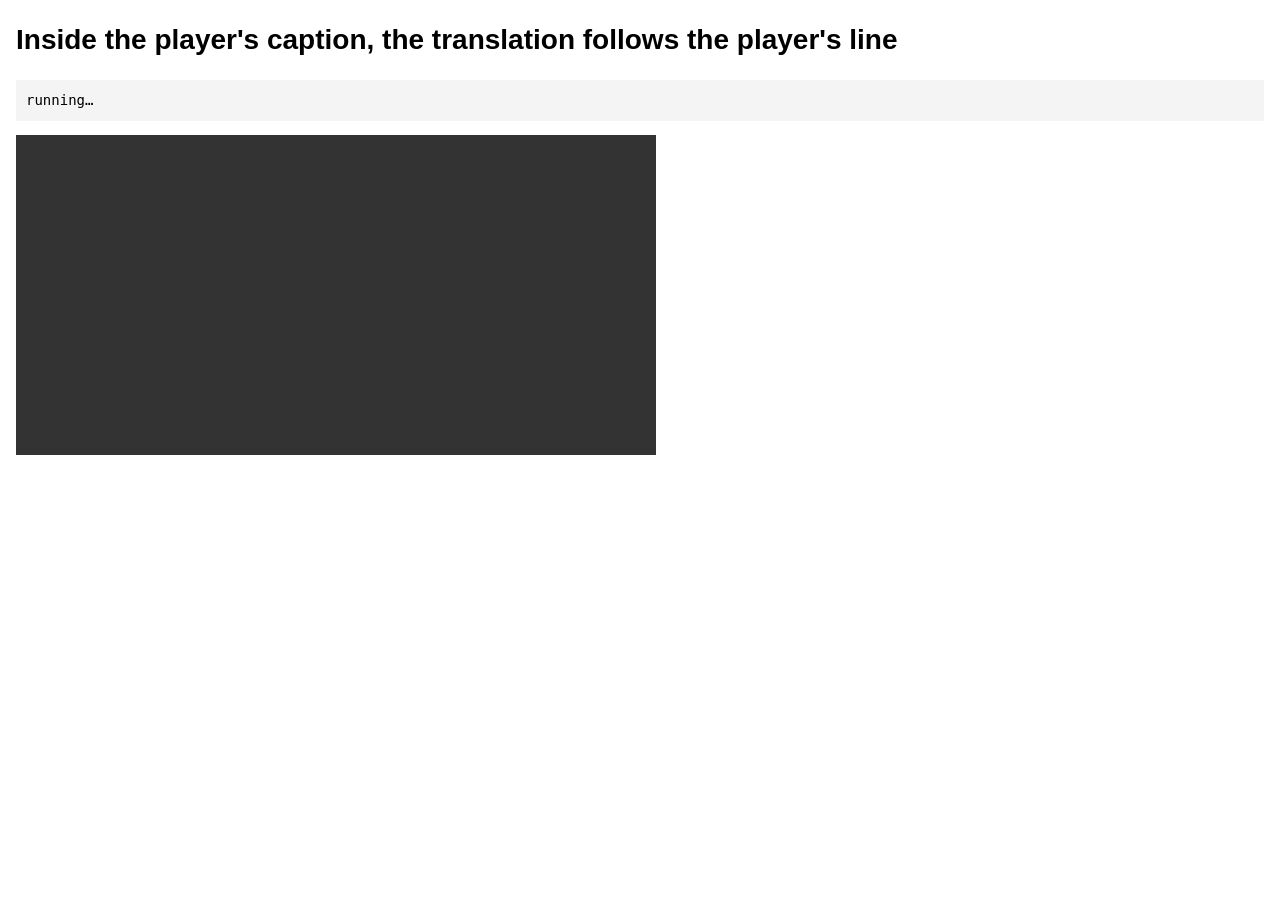
<file: test/inline-follow.html>
<!doctype html>
<meta charset="utf-8">
<title>YDS inline follows the player</title>
<link rel="stylesheet" href="../overlay.css">
<style>
  body { font: 14px/1.5 -apple-system, sans-serif; margin: 16px; }
  pre { background: #f4f4f4; padding: 10px; white-space: pre-wrap; }
  #player { position: relative; width: 640px; height: 320px; margin-top: 12px; background: #333; }
  .ytp-caption-window-container { position: absolute; left: 0; right: 0; bottom: 8%; text-align: center; }
  .caption-visual-line { display: block; color: #fff; }
</style>

<h1>Inside the player's caption, the translation follows the player's line</h1>
<pre id="out">running…</pre>
<div id="player">
  <video id="v"></video>
  <div class="ytp-caption-window-container"><div class="caption-window"></div></div>
</div>

<script>
// The player here behaves the way YouTube's does: it redraws its caption a few
// frames after the clock says a new line is due, and draws nothing at all
// between two lines for a moment. Each of those used to make our translation
// part company with the original — it left early, and the new one was drawn in
// our own box at the bottom of the picture until the player caught up.
const STORE = { ydsSettings: {
  enabled: true, secondLang: "zh-Hans", uiLang: "auto", bottomOffset: 5,
  fontSize: 20, color: "#ffffff", background: "rgba(0,0,0,0.7)",
  translationProvider: "google", captionWidth: 60, subtitleMode: "inline",
  takeoverCaptions: false, translationOnly: false, apiKeys: {}, models: {}
} };
window.chrome = {
  runtime: { id: "yds-test", getURL: (f) => "/" + f, onMessage: { addListener() {} }, lastError: null },
  i18n: { getUILanguage: () => "zh-CN" },
  storage: { sync: { get: (k, cb) => setTimeout(() => cb(JSON.parse(JSON.stringify(STORE))), 0),
                     set: (o, cb) => { Object.assign(STORE, o); cb && cb(); } },
             onChanged: { addListener() {} } }
};
// Translate by bracketing, so a translation says which line it came from.
const realFetch = window.fetch.bind(window);
window.fetch = async (url, opts) => {
  const u = String(url && url.url ? url.url : url);
  if (u.includes("clients5.google.com") || u.includes("translate.googleapis.com")) {
    const qs = new URL(u).searchParams.getAll("q");
    return new Response(JSON.stringify(qs.map(q => ["<" + q + ">", "en"])),
                        { status: 200, headers: { "content-type": "application/json" } });
  }
  return realFetch(url, opts);
};
</script>
<script src="../i18n.js"></script>
<script src="../platform.js"></script>
<script src="../live.js"></script>
<script>
const captionWindow = () => document.querySelector("#player .caption-window");
const theirLines = () => [...captionWindow().querySelectorAll(".caption-visual-line:not([data-ours])")];
// What the player draws. Rebuilt from scratch on every change, as YouTube does.
function playerDraws(text) {
  captionWindow().replaceChildren();
  if (text) {
    const line = document.createElement("span");
    line.className = "caption-visual-line";
    line.textContent = text;
    captionWindow().appendChild(line);
  }
}
const ours = () => [...captionWindow().querySelectorAll("[data-ours]")].map(n => n.textContent);

window.YDS_PLATFORMS = {
  detect: () => "youtube",
  create: (id, ctx) => {
    window.__ctx = ctx;
    return {
      id: "youtube", requiresCcForTracks: false,
      looksLikeVideoPage: () => true,
      getVideoId: () => "TESTVID",
      getVideoEl: () => document.getElementById("v"),
      getContainer: () => document.getElementById("player"),
      isCcOn: () => true,
      nativeLines: () => theirLines().map(n => n.textContent.trim()).filter(Boolean),
      nativeCaptionWidth: () => 300,
      captionEls: () => theirLines(),
      nativeCaptionBox: () => null,
      // Like the real one: nothing to join when the player draws no line.
      renderInline: (lines) => {
        const host = captionWindow();
        if (!theirLines().length) { host.querySelectorAll("[data-ours]").forEach(n => n.remove()); return false; }
        const mine = [...host.querySelectorAll("[data-ours]")];
        if (mine.length !== lines.length) {
          mine.forEach(n => n.remove());
          for (const l of lines) {
            const s = document.createElement("span");
            s.className = "caption-visual-line"; s.dataset.ours = "1";
            host.appendChild(s);
          }
        }
        [...host.querySelectorAll("[data-ours]")].forEach((n, i) => { if (n.textContent !== lines[i]) n.textContent = lines[i]; });
        return true;
      },
      clearInline: () => captionWindow().querySelectorAll("[data-ours]").forEach(n => n.remove()),
      observeTarget: () => document.getElementById("player"),
      start() {}, requestTrack() {}, forgetLoadedCues() {}, reset() {}
    };
  }
};
window.requestAnimationFrame = (fn) => setTimeout(() => fn(performance.now()), 16);
</script>
<script src="../content.js"></script>
<script>
const results = [];
const check = (n, p, d) => results.push({ n, p: !!p, d });
const settle = (ms) => new Promise(r => setTimeout(r, ms));
const v = document.getElementById("v");
const clockAt = (t) => Object.defineProperty(v, "currentTime", { get: () => t, configurable: true });
const boxShowing = () => {
  const o = document.querySelector("#yt-dual-sub-overlay");
  return !!o && o.style.display !== "none" && !!(o.querySelector(".yds-text") || {}).textContent;
};

// The translation of a line, as drawn: a closing full stop is dropped from it.
const tr = (L) => `<${L.text.replace(/\.$/, "")}>`;
const L1 = { start: 10, end: 12, text: "But then came my 90-page senior thesis," };
const L2 = { start: 12.024, end: 14, text: "a paper you're supposed to spend a year on." };

(async () => {
  await settle(700);   // boot, settings, the caption observer attaching
  window.__ctx.ingest({ cues: [L1, L2], lang: "en", isAsr: false, isNativeTarget: false, key: "human" });
  await settle(1200);  // translated

  clockAt(11); playerDraws(L1.text);
  await settle(200);
  check("the translation goes into the player's caption",
        ours().join() === tr(L1) && !boxShowing(), JSON.stringify([ours(), boxShowing()]));

  // The clock has moved on to the next line; the player has not redrawn yet.
  clockAt(12.1);
  await settle(200);
  check("while the player still shows the old line, the old translation stays with it",
        ours().join() === tr(L1) && !boxShowing(), JSON.stringify([ours(), boxShowing()]));

  // The player clears its caption before drawing the next line.
  playerDraws("");
  await settle(200);
  check("while the player draws nothing, nothing of ours is drawn — and never our own box",
        ours().length === 0 && !boxShowing(), JSON.stringify([ours(), boxShowing()]));

  // The player draws the next line: the translation joins it before the frame is painted.
  playerDraws(L2.text);
  await Promise.resolve();   // observers run here, before paint
  check("the next line's translation goes in the moment the player draws it",
        ours().join() === tr(L2) && !boxShowing(), JSON.stringify([ours(), boxShowing()]));
  await settle(200);
  check("…and stays", ours().join() === tr(L2) && !boxShowing(), JSON.stringify([ours(), boxShowing()]));

  // A line the track does not have (the player on some other track): the clock decides, as before.
  clockAt(11); playerDraws("a line from somewhere else");
  await settle(200);
  check("a player line we cannot place falls back to the clock",
        ours().join() === tr(L1), JSON.stringify(ours()));

  const pass = results.filter(r => r.p).length;
  document.getElementById("out").textContent =
    results.map(r => `${r.p ? "PASS" : "FAIL"}  ${r.n}${r.d ? "   [" + r.d + "]" : ""}`).join("\n")
    + `\n\n${pass}/${results.length} passed`;
})();
</script>
</file>
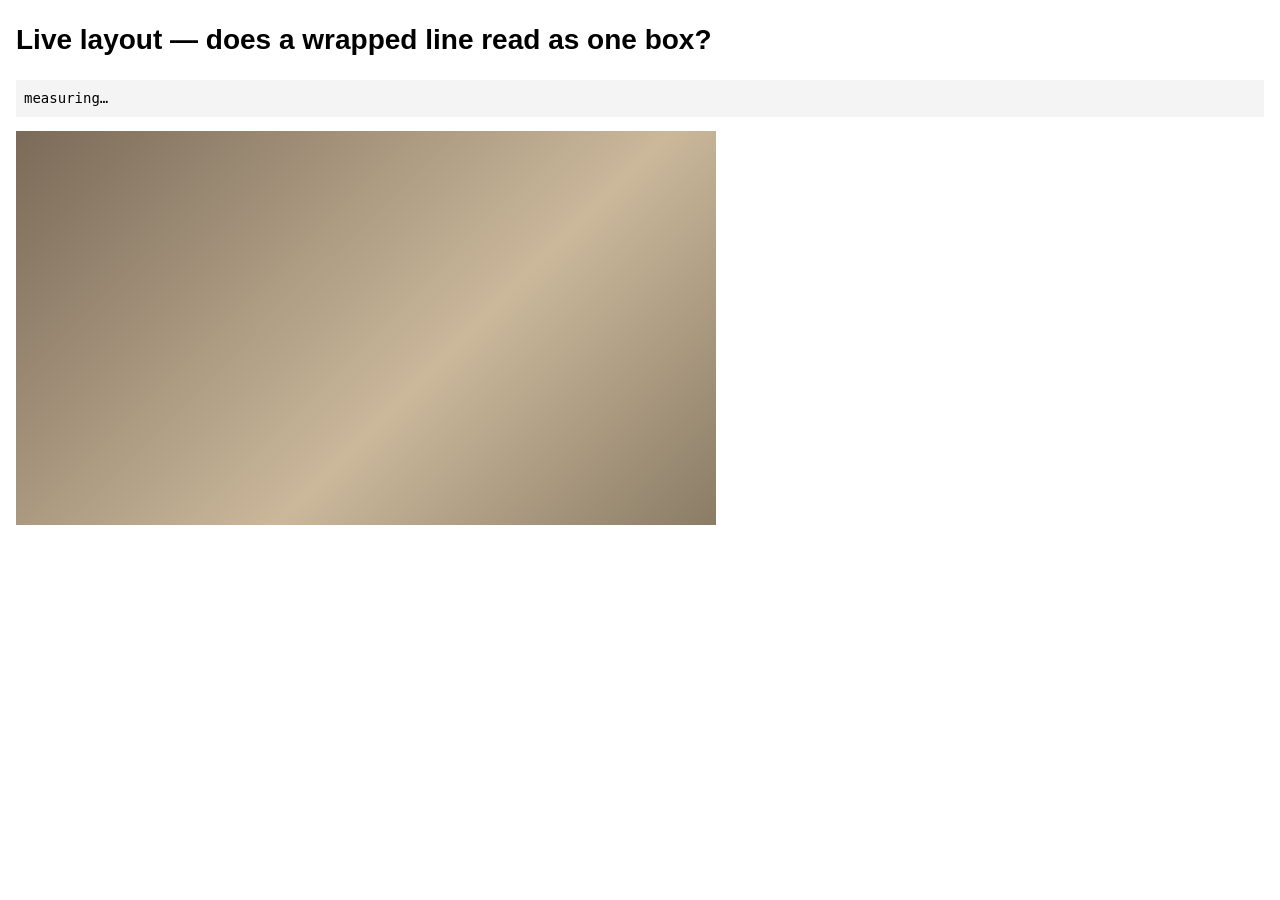
<file: test/live-visual.html>
<!doctype html>
<meta charset="utf-8">
<title>YDS live layout — visual</title>
<link rel="stylesheet" href="../overlay.css">
<style>
  body { font: 14px/1.5 -apple-system, sans-serif; margin: 16px; background: #fff; }
  /* A still frame's worth of video to judge the boxes against. */
  #player { position: relative; width: 700px; height: 394px;
            background: linear-gradient(135deg, #7a6a58, #cbb89b 60%, #8a7c66); }
  pre { background: #f4f4f4; padding: 8px; white-space: pre-wrap; }
</style>

<h1>Live layout — does a wrapped line read as one box?</h1>
<pre id="measure">measuring…</pre>
<div id="player"><video id="v"></video></div>

<script>
// Built by the real content.js through the real live path, so what is on screen
// is what ships — not a hand-copied approximation of it.
const STORE = { ydsSettings: { enabled: true, secondLang: "zh-Hans", uiLang: "auto",
                               bottomOffset: 14, fontSize: 22, color: "#ffffff",
                               background: "rgba(0,0,0,0.65)", translationProvider: "google",
                               captionWidth: 60, translationOnly: false, apiKeys: {} } };
const messageHandlers = [];
const sockets = [];
window.WebSocket = class { static OPEN = 1;
  constructor(u){ this.url=u; this.readyState=1; this.sent=[]; sockets.push(this);
                  setTimeout(()=>this.onopen&&this.onopen(),10); }
  send(d){ this.sent.push(d); } close(){ this.readyState=3; this.onclose&&this.onclose(); }
  say(t,f){ this.onmessage&&this.onmessage({data:JSON.stringify({text:t,final:f})}); } };
window.WebSocket.OPEN = 1;
window.AudioContext = class {
  constructor(o){ this.sampleRate=(o&&o.sampleRate)||48000; this.destination={}; }
  resume(){return Promise.resolve();} close(){return Promise.resolve();}
  createMediaStreamSource(){return{connect(){},disconnect(){}};}
  createScriptProcessor(){return{connect(){},disconnect(){},onaudioprocess:null};}
  createGain(){return{gain:{value:1},connect(){},disconnect(){}};} };
HTMLMediaElement.prototype.captureStream = function(){ return {}; };
window.chrome = {
  runtime:{ getURL:f=>"/"+f, onMessage:{addListener:fn=>messageHandlers.push(fn)}, lastError:null },
  i18n:{ getUILanguage:()=>"zh-CN" },
  storage:{ sync:{ get:(k,cb)=>setTimeout(()=>cb(JSON.parse(JSON.stringify(STORE))),0),
                   set:(o,cb)=>{Object.assign(STORE,o);cb&&cb();} },
            onChanged:{addListener(){}} }
};
window.__send = (msg) => new Promise(res => {
  for (const fn of messageHandlers) { if (fn(msg,{},r=>res(r)) === true) return; }
  res(null);
});
</script>
<script src="../i18n.js"></script>
<script src="../platform.js"></script>
<script src="../live.js"></script>
<script>
window.YDS_PLATFORMS = { detect:()=>"mock", create:(id,ctx)=>({
  id:"mock", requiresCcForTracks:false, looksLikeVideoPage:()=>true,
  getVideoId:()=>"v1", getVideoEl:()=>document.getElementById("v"),
  getContainer:()=>document.getElementById("player"), isCcOn:()=>true,
  nativeLines:()=>[], nativeCaptionWidth:()=>0,
  observeTarget:()=>document.getElementById("player"),
  start(){}, requestTrack(){}, forgetLoadedCues(){}, reset(){}
})};
window.requestAnimationFrame = (fn)=>setTimeout(()=>fn(performance.now()),16);
</script>
<script src="../content.js"></script>
<script>
(async () => {
  await new Promise(r=>setTimeout(r,600));
  await window.__send({type:"YDS_LIVE_START"});
  await new Promise(r=>setTimeout(r,300));
  // The line from the screenshot: long enough in English to wrap onto two lines.
  sockets[0].say("All right jaws was a global phenomenon And it was universal pro", false);
  await new Promise(r=>setTimeout(r,3500));

  // Measure the vertical gap between the two English line boxes.
  const o = document.querySelector("#yt-dual-sub-overlay");
  const src = o.querySelector(".yds-source");
  const rects = [...src.getClientRects()];
  const gaps = [];
  for (let i = 1; i < rects.length; i++) gaps.push(+(rects[i].top - rects[i-1].bottom).toFixed(2));
  const wraps = [...o.querySelectorAll(".yds-wrap")];
  const boxes = wraps.map(w => w.getClientRects().length);
  // One painted background for both languages: two plates with a strip of video
  // between them read as two separate subtitles rather than one caption.
  const shared = o.querySelectorAll(".yds-live-box").length;
  const painted = [...o.querySelectorAll(".yds-live-box, .yds-wrap, .yds-clip")]
    .filter(el => getComputedStyle(el).backgroundColor !== "rgba(0, 0, 0, 0)").length;
  const clips = [...o.querySelectorAll(".yds-clip")].filter(c => c.style.display !== "none");
  const between = clips.length > 1
    ? +(clips[1].getBoundingClientRect().top - clips[0].getBoundingClientRect().bottom).toFixed(2)
    : null;
  // Now push more than two lines' worth and check the clip still holds at two,
  // dropping the oldest off the top rather than growing.
  const twoLineHeight = o.querySelector(".yds-source").closest(".yds-clip").getBoundingClientRect().height;
  sockets[0].say("All right jaws was a global phenomenon And it was universal produced and it kept going and going well past two lines of text", false);
  await new Promise(r=>setTimeout(r,600));
  const clip = o.querySelector(".yds-source").closest(".yds-clip");
  const manyLineHeight = clip.getBoundingClientRect().height;
  const visibleLines = Math.round(manyLineHeight / (parseFloat(getComputedStyle(clip).lineHeight) || 1));

  document.getElementById("measure").textContent =
    `shared background boxes: ${shared}, elements actually painted: ${painted}` +
    `   (want 1 and 1 — both languages in one box)\n` +
    `background boxes per language: ${JSON.stringify(boxes)}   (want 1 each — a wrapped\n` +
    `   sentence should read as one block, not one box per line)\n` +
    `text line spacing inside that box: ${JSON.stringify(gaps)}px   (ordinary leading;\n` +
    `   no longer a stripe of video, since the background is continuous)\n` +
    `gap between the two languages: ${between}px\n` +
    `clip height at 2 lines: ${Math.round(twoLineHeight)}px\n` +
    `clip height with far more text: ${Math.round(manyLineHeight)}px  (~${visibleLines} lines — must not grow)`;
})();
</script>
</file>
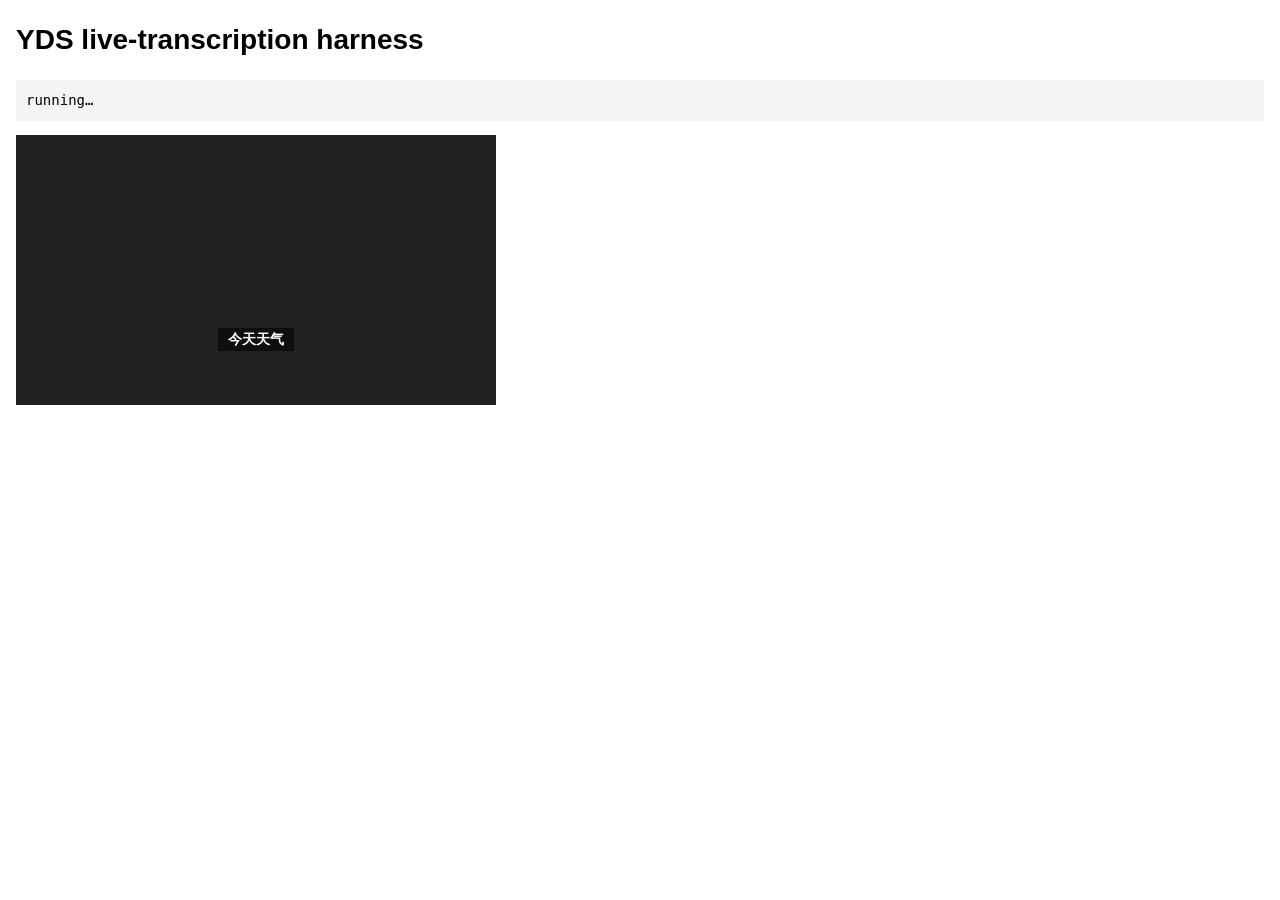
<file: test/live.html>
<!doctype html>
<meta charset="utf-8">
<title>YDS live-transcription harness</title>
<link rel="stylesheet" href="../overlay.css">
<style>
  body { font: 14px/1.5 -apple-system, sans-serif; margin: 16px; }
  #fake-player { position: relative; width: 480px; height: 270px; background: #222; }
  pre { background: #f4f4f4; padding: 10px; white-space: pre-wrap; }
</style>

<h1>YDS live-transcription harness</h1>
<pre id="out">running…</pre>
<div id="fake-player"><video id="v"></video></div>

<script>
// Stands in for the local recogniser. The real one is a Python process outside
// this codebase; what we test here is our side of the wire — that audio gets
// captured and sent, that partial/final messages land in the right line of the
// overlay, and that a real subtitle track still wins.
const sockets = [];
window.WebSocket = class FakeWS {
  static OPEN = 1;
  constructor(url) {
    this.url = url;
    this.readyState = 1;          // OPEN, matching WebSocket.OPEN
    this.sent = [];
    sockets.push(this);
    setTimeout(() => this.onopen && this.onopen(), 10);
  }
  send(data) { this.sent.push(data); }
  close() { this.readyState = 3; if (this.onclose) this.onclose(); }
  // test helpers
  say(text, final) { this.onmessage && this.onmessage({ data: JSON.stringify({ text, final }) }); }
};
window.WebSocket.OPEN = 1;

// Count and time translation calls, so we can tell a throttle from a debounce.
//
// Both Google endpoints count. dict-chrome-ex on clients5 is the primary and
// gtx is only the spare, so watching gtx alone reports zero translations on a
// perfectly healthy run — which is what this assertion did until it was caught
// against a tree where translation demonstrably worked.
const TRANSLATE_HOSTS = ["clients5.google.com", "translate.googleapis.com"];
window.__translations = [];
const realFetch = window.fetch.bind(window);
window.fetch = (url, opts) => {
  const u = String(url && url.url ? url.url : url);
  if (TRANSLATE_HOSTS.some(h => u.includes(h))) {
    window.__translations.push({ at: Date.now(), q: new URL(u).searchParams.get("q") });
  }
  return realFetch(url, opts);
};

// Minimal audio graph. startCapture only needs these to not throw.
let audioTapped = false;
window.AudioContext = class FakeAudioContext {
  constructor(opts) { this.sampleRate = (opts && opts.sampleRate) || 48000; this.destination = {}; }
  resume() { return Promise.resolve(); }
  close() { return Promise.resolve(); }
  createMediaStreamSource() { audioTapped = true; return { connect() {}, disconnect() {} }; }
  createScriptProcessor() { return { connect() {}, disconnect() {}, onaudioprocess: null }; }
  createGain() { return { gain: { value: 1 }, connect() {}, disconnect() {} }; }
};
HTMLMediaElement.prototype.captureStream = function () { return {}; };

const STORE = { ydsSettings: { enabled: true, secondLang: "zh-Hans", uiLang: "auto",
                               bottomOffset: 20, fontSize: 22, color: "#ffffff",
                               background: "rgba(0,0,0,0.6)", translationProvider: "google", captionWidth: 50,
                               translationOnly: false, apiKeys: {} } };
const messageHandlers = [];
window.chrome = {
  runtime: { id: "yds-test", getURL: (f) => "/" + f, onMessage: { addListener: (fn) => messageHandlers.push(fn) }, lastError: null },
  i18n: { getUILanguage: () => "en-US" },
  storage: { sync: { get: (k, cb) => setTimeout(() => cb(JSON.parse(JSON.stringify(STORE))), 0),
                     set: (o, cb) => { Object.assign(STORE, o); cb && cb(); } },
             onChanged: { addListener() {} } }
};
// Send a popup message the way chrome.tabs.sendMessage would.
window.__send = (msg) => new Promise(resolve => {
  let answered = false;
  for (const fn of messageHandlers) {
    const kept = fn(msg, {}, (r) => { answered = true; resolve(r); });
    if (kept === true) return;
  }
  if (!answered) resolve(null);
});
</script>
<script src="../i18n.js"></script>
<script src="../platform.js"></script>
<script src="../live.js"></script>
<script>
window.__ctx = null;
window.YDS_PLATFORMS = {
  detect: () => "mock",
  create: (id, ctx) => {
    window.__ctx = ctx;
    return {
      id: "mock", requiresCcForTracks: false,
      looksLikeVideoPage: () => true,
      getVideoId: () => "mock-1",
      getVideoEl: () => document.getElementById("v"),
      getContainer: () => document.getElementById("fake-player"),
      isCcOn: () => true,
      nativeLines: () => [], nativeCaptionWidth: () => 0,
      observeTarget: () => document.getElementById("fake-player"),
      start() {}, requestTrack() {}, forgetLoadedCues() {}, reset() {}
    };
  }
};
window.requestAnimationFrame = (fn) => setTimeout(() => fn(performance.now()), 16);
</script>
<script src="../content.js"></script>
<script>
const results = [];
const check = (n, p, d) => results.push({ n, p: !!p, d });
const settle = (ms) => new Promise(r => setTimeout(r, ms));
const overlay = () => document.querySelector("#yt-dual-sub-overlay");
const sourceLine = () => {
  const o = overlay(); if (!o || o.style.display === "none") return "";
  const el = o.querySelector(".yds-source");
  return el && el.style.display !== "none" ? el.textContent : "";
};
const transLine = () => {
  const o = overlay(); if (!o || o.style.display === "none") return "";
  const el = o.querySelector(".yds-text");
  return el ? el.textContent : "";
};

(async () => {
  Object.defineProperty(document.getElementById("v"), "currentTime", { get: () => 1, configurable: true });
  await settle(600);

  // --- start ---
  const started = await window.__send({ type: "YDS_LIVE_START" });
  await settle(300);
  check("start reports ok", started && started.ok === true, JSON.stringify(started));
  check("the video's audio got tapped", audioTapped, String(audioTapped));
  check("a socket was opened to the local recogniser",
        sockets.length === 1 && sockets[0].url === "ws://127.0.0.1:8765",
        JSON.stringify(sockets.map(s => s.url)));

  const ws = sockets[0];

  // --- a sentence in progress ---
  ws.say("今天天气", false);
  await settle(200);
  check("a partial shows on the source line", sourceLine() === "今天天气", JSON.stringify(sourceLine()));
  ws.say("今天天气很好", false);
  await settle(200);
  check("the partial is replaced, not appended", sourceLine() === "今天天气很好", JSON.stringify(sourceLine()));

  // --- subtitle width: nothing on screen to match, so the viewer's share rules.
  //     Must run before any track arrives, or a track would own the overlay and
  //     we would be measuring its line instead of ours.
  const player = document.getElementById("fake-player");
  const containerW = player.getBoundingClientRect().width;
  ws.say("这是一句很长很长的话用来把字幕撑到最大宽度看看它到底会停在哪里应该停在播放器一半的位置", false);
  await settle(400);
  const wideBox = overlay().getBoundingClientRect().width;
  check("a long live line stops at the chosen share of the player",
        Math.abs(wideBox - containerW * 0.5) <= 6,
        JSON.stringify({ container: Math.round(containerW), want: Math.round(containerW * 0.5), got: Math.round(wideBox) }));

  ws.say("短", false);
  await settle(400);
  const shortBox = overlay().getBoundingClientRect().width;
  // Fixed, not fitted. A stream is revised several times a second, and sizing
  // the box to its content makes it jitter on every revision — so in live mode
  // the width stays put whatever the text is doing.
  check("and a short line keeps that same width instead of jumping",
        Math.abs(shortBox - wideBox) <= 1,
        JSON.stringify({ long: Math.round(wideBox), short: Math.round(shortBox) }));

  // --- continuous speech must still get translated ---
  //
  // The recogniser revises the sentence several times a second. With a debounce
  // the timer is pushed back on every revision and nothing is translated until
  // the speaker pauses — which is exactly the bug this guards against.
  window.__translations = [];
  const talkStart = Date.now();
  for (let i = 0; i < 14; i++) {          // ~2.8s of uninterrupted talking
    ws.say("he keeps talking and talking and talking part " + i, false);
    await settle(200);
  }
  const duringSpeech = window.__translations.length;
  const elapsed = Date.now() - talkStart;
  check("a sentence in progress gets translated while it is still being spoken",
        duringSpeech >= 2, JSON.stringify({ calls: duringSpeech, over_ms: elapsed }));
  // Rate-based on purpose: a fixed ceiling here fails whenever the harness runs
  // slow, which says nothing about the throttle. What matters is that the calls
  // track elapsed time (one per ~900ms window) rather than tracking revisions.
  const windows = Math.ceil(elapsed / 900) + 1;
  check("but not once per revision — one per throttle window at most",
        duringSpeech <= windows,
        JSON.stringify({ revisions: 14, calls: duringSpeech, windowsAvailable: windows, over_ms: elapsed }));

  // --- a wrapped sentence must read as one block ---
  ws.say("a long enough english sentence that it has to wrap onto a second line here", false);
  await settle(400);
  const wrapBoxes = [...overlay().querySelectorAll(".yds-wrap")]
    .filter(w => w.closest(".yds-clip").style.display !== "none")
    .map(w => w.getClientRects().length);
  check("each language keeps one background box however it wraps",
        wrapBoxes.length > 0 && wrapBoxes.every(n => n === 1), JSON.stringify(wrapBoxes));

  const clipEl = overlay().querySelector(".yds-source").closest(".yds-clip");
  const twoLines = clipEl.getBoundingClientRect().height;
  ws.say("a much much longer english sentence that would run to three or even four lines if the clip were not holding it to two", false);
  await settle(400);
  check("and the box stays two lines tall no matter how much is said",
        Math.abs(clipEl.getBoundingClientRect().height - twoLines) <= 1,
        JSON.stringify({ two: Math.round(twoLines), many: Math.round(clipEl.getBoundingClientRect().height) }));

  // --- finalised, and translated ---
  ws.say("the weather is nice today", true);
  await settle(3000);
  check("a final sentence shows as the source", sourceLine().includes("the weather is nice today"),
        JSON.stringify(sourceLine()));
  check("and gets translated onto the lower line", transLine() !== "", JSON.stringify(transLine()));

  // --- pausing holds the line past the ordinary silence timeout ---
  const visible = () => overlay().classList.contains("yds-live-visible");
  ws.say("something worth pausing to read", true);
  await settle(300);
  document.getElementById("v").dispatchEvent(new Event("pause", { bubbles: true }));
  await settle(5200);   // past the 4s silence fade, well short of the 8s hold
  check("paused: still on screen after the normal silence timeout would have fired",
        visible(), JSON.stringify({ visible: visible(), text: sourceLine() }));
  await settle(3600);   // now past 8s
  check("paused: gone once the hold is up", !visible(), String(visible()));

  // Playing again puts it back on the ordinary timeout.
  document.getElementById("v").dispatchEvent(new Event("play", { bubbles: true }));
  ws.say("back to talking", false);
  await settle(300);
  check("playing again brings the line back", visible(), String(visible()));

  // --- a seek voids the sentence in progress ---
  ws.say("half a sentence", false);
  await settle(150);
  document.getElementById("v").dispatchEvent(new Event("seeking", { bubbles: true }));
  await settle(250);
  check("seeking clears what was heard so far", sourceLine() === "", JSON.stringify(sourceLine()));
  check("and tells the recogniser to reset",
        ws.sent.some(x => typeof x === "string" && x.includes("reset")),
        JSON.stringify(ws.sent.filter(x => typeof x === "string")));

  // --- a real track outranks live transcription ---
  ws.say("recognised speech", false);
  await settle(200);
  window.__ctx.ingest({ cues: [{ start: 0, end: 9999, text: "a proper subtitle line" }],
                        lang: "zh-Hans", isAsr: false, key: "track" });
  await settle(1200);
  // Turning live on is an explicit act, so it keeps the overlay even on a video
  // that has subtitles. Silently ignoring the button was the bug.
  check("live keeps the overlay while it is running, track or no track",
        sourceLine().includes("recognised speech"),
        JSON.stringify({ source: sourceLine(), translation: transLine() }));
  const snapInfo = await window.__send({ type: "YDS_GET_INFO" });
  window.__snapInfo = snapInfo && { preCues: snapInfo.preCuesLoaded, native: snapInfo.usingNativeTrack,
                                    status: snapInfo.translationStatus && snapInfo.translationStatus.mode };
  window.__snap = (() => { const o = overlay(); return o ? {
      cls: o.className, display: o.style.display,
      text: o.querySelector(".yds-text").textContent,
      textClip: o.querySelector(".yds-text").closest(".yds-clip").style.display,
      src: o.querySelector(".yds-source").textContent
    } : null; })();
  // --- stop hands it straight back to the track ---
  const stopped = await window.__send({ type: "YDS_LIVE_STOP" });
  await settle(600);
  check("stopping live gives the track the overlay back",
        transLine().includes("a proper subtitle line"),
        JSON.stringify({ source: sourceLine(), translation: transLine() }));
  check("and the recognised-speech line comes off screen", sourceLine() === "",
        JSON.stringify(sourceLine()));
  check("stop reports ok", stopped && stopped.ok === true, JSON.stringify(stopped));
  check("the socket is closed", ws.readyState === 3, String(ws.readyState));

  const info = await window.__send({ type: "YDS_GET_INFO" });
  check("the popup can read live state", info && info.live && info.live.active === false,
        JSON.stringify(info && info.live));

  const pass = results.filter(r => r.p).length;
  document.getElementById("out").textContent =
    results.map(r => `${r.p ? "PASS" : "FAIL"}  ${r.n}${r.d ? "   [" + r.d + "]" : ""}`).join("\n")
    + `\n\n${pass}/${results.length} passed`;
})();
</script>
</file>
<file: overlay.css>
.yds-overlay {
  position: absolute;
  left: 50%;
  transform: translateX(-50%);
  max-width: 65%;
  padding: 4px 12px;
  /* Our own look, deliberately not the player's. This used to copy YouTube
     (square corners, no shadow) so the translation would read as the second
     half of one subtitle — but the translation is ours, and telling the two
     apart at a glance turned out to matter more than blending in. Rounded
     plates and a shadow, set on the rows themselves further down.

     The line-height is what the plates are built around: each wrapped row's
     background is sized by the font metrics plus its padding, not by this, so
     the two have to agree or the rows either gap or overlap. */
  border-radius: 0;
  text-align: center;
  line-height: 1.34;
  font-family: "YouTube Sans", "Roboto", -apple-system, BlinkMacSystemFont, "Helvetica Neue", Arial, sans-serif;
  font-weight: 600;
  pointer-events: none;
  z-index: 999999 !important;
  /* Rising clear of the player's controls when they come up, and settling
     back when they go: the same short glide the player gives its own caption. */
  transition: bottom 0.15s ease;
  white-space: pre-wrap;
  text-wrap: balance;
  word-break: normal;
  line-break: strict;
  overflow-wrap: normal;
}

/* Live transcription's upper line: what the local recogniser heard. Slightly
   dimmer than the translation below it, so the eye lands on the translation
   first — the original is there for reference, not to be read. Other caption
   sources leave this line hidden, because the player is already showing the
   original itself. */
.yds-source {
  /* Not dimmed any more. It was at 0.82 so the eye would land on the
     translation first, but over a bright shot the white went grey and became
     hard to read — and the original is the line you check what you heard
     against. The smaller size still says which of the two is secondary. */
  opacity: 1;
  /* The original has its own size and colour, set from the panel. The
     fallbacks here are what it looked like when there was only one of each.
     They have to stay variables: content.js locks them to the translation's
     when "one set of settings" is on, which a fixed rule could not do. */
  font-size: var(--yds-source-size, 0.86em);
  color: var(--yds-source-color, #ffffff);
}

/* ---- live transcription layout ----
   A stream needs different rules from a subtitle line. A track gives us one
   finished sentence at a time, so the box is sized to it. Live text is revised
   several times a second, and sizing to content means the box jitters on every
   revision. So in live mode the width is fixed to the viewer's chosen share of
   the player, the height is pinned to two lines with older text scrolling off
   the top, and the background sits on the text itself rather than on a box that
   keeps changing shape. */
.yds-panel-hint {
  display: flex;
  align-items: flex-start;
  gap: 8px;
  margin: 0 0 8px;
  padding: 7px 10px;
  border-radius: 8px;
  background: rgba(176, 65, 62, 0.1);
  color: #7a2f2c;
  font-size: 12.5px;
  font-weight: 400;
  line-height: 1.45;
  white-space: normal;
}
.yds-panel-hint button {
  flex: 0 0 auto;
  border: 0;
  background: none;
  color: inherit;
  font-size: 15px;
  line-height: 1;
  cursor: pointer;
  padding: 1px 2px;
}

/* Browser-drawn <track> captions, hidden while we draw both languages
   ourselves (generic pages). ::cue is the only way to reach them. */
video.yds-hide-cues::cue {
  visibility: hidden;
  opacity: 0;
}

/* Translation under each paragraph of a site's own transcript panel (Zoom).
   Lives in the page's light UI, not over video: quiet, a touch smaller, and
   coloured apart from the original so the two are told apart while scrolling. */
.yds-panel-tr {
  display: block;
  margin: 3px 0 0;
  font-size: 0.92em;
  font-weight: 400;
  line-height: 1.45;
  color: #b0413e;
  opacity: 0.9;
  /* Zoom highlights the paragraph being spoken; the translation is part of
     that paragraph and should not carry a second highlight of its own. */
  background: transparent;
  white-space: normal;
}

.yds-overlay.yds-live {
  width: var(--yds-live-width, 60%);
  max-width: min(var(--yds-live-width, 60%), 65%);
  padding: 0;
  background: transparent !important;
  opacity: 0;
  transition: opacity 0.3s, bottom 0.15s ease;
}

.yds-overlay.yds-live.yds-live-visible,
.yds-overlay.yds-live.yds-dragging {
  opacity: 1;
}

.yds-overlay.yds-live .yds-clip {
  line-height: 1.3;
  /* Exactly two of its own lines. This was 3em, which at line-height 1.3 is
     2.3 lines: the top of a third line showed through, cut in half, right
     under the line above. lh is the clip's own line height, and the clip
     carries its text's font size (content.js), so it holds for both rows. */
  max-height: 2lh;
  overflow: hidden;
  display: flex;
  flex-direction: column;
  justify-content: flex-end;  /* keep the newest line, clip the oldest */
  align-items: center;
}

/* The translation line holds one whole sentence, which in Chinese or Japanese
   can need a third row; a sentence cut short is worse than a taller box. The
   original keeps two rows and scrolls, as speech does. */
.yds-overlay.yds-live .yds-clip:has(.yds-text) {
  max-height: 3lh;
}

/* Live transcription uses one box for both languages.
   What is being recognised and what it means are one caption; two plates with
   a strip of video between them read as two separate subtitles. The box is
   inline-block so it hugs the wider of the two lines rather than filling the
   viewer's chosen width, and painting it here rather than on each line also
   keeps the leading inside a wrapped sentence from showing through. Finished
   subtitle tracks override this below with one compact plate per row. */
.yds-overlay.yds-pair .yds-live-box {
  display: inline-block;
  text-align: center;
  background: var(--yds-live-bg, rgba(0, 0, 0, 0.65));
  padding: 2px 10px;
  max-width: 100%;
}

.yds-overlay.yds-pair .yds-clip + .yds-clip { margin-top: 0; }

.yds-overlay.yds-pair .yds-wrap {
  display: block;
  text-align: center;
  background: none;
  padding: 0;
  max-width: 100%;
}

.yds-overlay.yds-pair .yds-line {
  display: inline;
  background: none;
  padding: 0;
}

/* Finished track captions use one compact plate per language. The overlay is a
   positioning/width boundary only; it must never paint a player-wide grey slab. */
.yds-overlay:not(.yds-live) {
  padding: 0;
  background: transparent !important;
}

.yds-overlay:not(.yds-live) .yds-live-box {
  background: transparent;
  padding: 0;
}

.yds-overlay:not(.yds-live) .yds-clip {
  text-align: center;
  overflow: visible;
}

/* One sentence wrapped over two rows is one thing and has to look like it, so
   the rows touch. The gap belongs between the languages instead — that is the
   break the eye is actually looking for. */
.yds-overlay:not(.yds-live) .yds-clip + .yds-clip {
  /* In em so it holds at every font size and in fullscreen. The plates
     themselves overshoot the text box a little — more so for CJK, whose
     metrics are taller — so the margin is larger than the gap it produces. */
  margin-top: 0.27em;
}

/* The plate is painted on the text itself, not on a block around it.
 *
 * It used to sit on this wrapper, as an inline-block clamped to the overlay's
 * width with the text inside set to nowrap. A line that did not fit — a long
 * auto-generated sentence — then ran straight out of its own background and off
 * the side of the video, and because only the original overflowed, the
 * translation underneath it read as badly off-centre when it was in fact
 * centred all along.
 *
 * Painting the span instead lets a line that does not fit wrap, and
 * box-decoration-break makes each wrapped row carry its own background, so the
 * plate keeps hugging the words rather than becoming a rectangle around them. */
.yds-overlay:not(.yds-live) .yds-wrap {
  display: block;
  box-sizing: border-box;
  max-width: 100%;
  padding: 0;
  background: none;
  white-space: normal;
}

.yds-overlay:not(.yds-live) .yds-line {
  display: inline;
  /* Vertical padding is in em and adds up to the leading the line-height above
     hands out, so consecutive rows of one sentence meet with no stripe of video
     showing between them. In px it would only line up at one font size. */
  padding: 0.17em 0.42em;
  background: var(--yds-caption-bg, rgba(0, 0, 0, 0.65));
  border-radius: 7px;
  -webkit-box-decoration-break: clone;
  box-decoration-break: clone;
}

/* The depth belongs to the letters, not to the plate.
 *
 * The plate had a box-shadow too, which on a solid black block just softened
 * its edge into the picture and made the block itself look blurred. The plate
 * is meant to read as a flat card; what needs lifting off it is the text. */
.yds-overlay:not(.yds-live) .yds-line {
  text-shadow: 0 1px 2px rgba(0, 0, 0, 0.6);
}

/* Measured, not guessed: with 0.17em the two rows of one Chinese sentence
   overlapped by 5px, and with the padding that fixes that the two rows of an
   English one stood 6px apart. The taller script gets the smaller padding, so
   both end up just touching. content.js sets these classes from the language
   each line is actually in. */
.yds-overlay:not(.yds-live).yds-text-cjk .yds-text,
.yds-overlay:not(.yds-live).yds-source-cjk .yds-source {
  padding-top: 0.07em;
  padding-bottom: 0.07em;
}

/* The drag handle sits just above the overlay and only becomes visible
   when the mouse is near the overlay, or during an active drag. */
.yds-drag-handle {
  position: absolute;
  top: -22px;
  left: 50%;
  transform: translateX(-50%);
  width: 36px;
  height: 20px;
  background: rgba(255, 255, 255, 0.95);
  color: #202020;
  border-radius: 4px;
  font-size: 13px;
  line-height: 20px;
  text-align: center;
  cursor: ns-resize;
  opacity: 0;
  transition: opacity 0.12s ease;
  user-select: none;
  pointer-events: auto;
  box-shadow: 0 1px 3px rgba(0, 0, 0, 0.5);
  font-weight: 700;
}

.yds-drag-handle.yds-drag-visible,
.yds-overlay.yds-dragging .yds-drag-handle {
  opacity: 1;
}

.yds-overlay.yds-dragging {
  outline: 2px dashed rgba(255, 255, 255, 0.7);
  outline-offset: 2px;
  /* Under the pointer, not a beat behind it. */
  transition: none;
}
@media (prefers-reduced-motion: reduce) {
  .yds-overlay { transition: none; }
}

/* Takeover: in inline/follow mode the player's caption is hidden and both
   languages are drawn here instead. Sized to its content like a subtitle track,
   not pinned to a share of the player the way a live stream is. */
.yds-overlay.yds-takeover {
  padding: 0;
  background: transparent !important;
}

/* Set briefly by inject-youtube.js while we ask YouTube's player to swap tracks
   so we can intercept the user's target-language track. Hides YouTube's own
   caption strip so the user doesn't see a flash of the wrong language.
   Vimeo needs no equivalent — we fetch its .vtt files directly instead of
   making the player load them. */
body.yds-suppressing-native .ytp-caption-window-container {
  opacity: 0 !important;
  transition: opacity 0.1s ease;
}

/* Vimeo draws its caption strip at z-index 6 inside .vp-video-wrapper, which is
   where we hang the overlay too. Nothing to override — this just documents that
   the overlay's own z-index has to stay above it. */

/* ---------- translation status toast ----------
   Top centre of the player, clear of the subtitle at the bottom and of the
   player's own controls. Pointer events off: it reports, it is never in the
   way of a click on the video. */
.yds-toast {
  position: absolute;
  top: 14px;
  left: 50%;
  transform: translate(-50%, -6px);
  z-index: 60;
  max-width: min(78%, 560px);
  padding: 8px 15px;
  border-radius: 999px;
  font: 600 14px/1.4 "SF Pro Display", -apple-system, BlinkMacSystemFont,
        "Segoe UI", "PingFang SC", "Hiragino Sans GB", Roboto, sans-serif;
  letter-spacing: 0.01em;
  color: #fff;
  /* Light enough to read the picture through: it is a status line over
     someone's video, not a dialog. The blur carries the legibility. */
  background: rgba(20, 16, 17, 0.30);
  -webkit-backdrop-filter: blur(10px) saturate(1.2);
  backdrop-filter: blur(10px) saturate(1.2);
  border: 1px solid rgba(255, 255, 255, 0.08);
  box-shadow: none;
  text-shadow: 0 1px 2px rgba(0, 0, 0, 0.55);
  white-space: nowrap;
  overflow: hidden;
  text-overflow: ellipsis;
  opacity: 0;
  pointer-events: none;
  transition: opacity 0.18s ease, transform 0.18s ease;
}
.yds-toast-on { opacity: 1; transform: translate(-50%, 0); }
/* The one-time transcript-panel hint: lower down, out of the way of the
   status toast and of whatever the site floats over the top of its player. */
.yds-toast.yds-hint { top: 22%; white-space: normal; border-radius: 14px; text-align: center; }

/* A dot carries the state, so the colour is not the only signal. */
.yds-toast::before {
  content: "";
  display: inline-block;
  width: 7px; height: 7px;
  border-radius: 50%;
  margin-right: 9px;
  vertical-align: 1px;
  background: currentColor;
}
.yds-toast-busy { color: #ffd9df; }
.yds-toast-busy::before { background: #ff4d6d; animation: yds-toast-pulse 1.1s ease-in-out infinite; }
.yds-toast-ok { color: #c9f5d4; }
.yds-toast-ok::before { background: #3ddc84; }
.yds-toast-warn { color: #ffe3b8; }
.yds-toast-warn::before { background: #f0a73c; }
.yds-toast-error { color: #ffd2d2; }
.yds-toast-error::before { background: #ff4d4d; }

@keyframes yds-toast-pulse {
  0%, 100% { opacity: 1; transform: scale(1); }
  50%      { opacity: 0.45; transform: scale(0.82); }
}
@media (prefers-reduced-motion: reduce) {
  .yds-toast { transition: none; }
  .yds-toast-busy::before { animation: none; }
}

/* ---------- paid API confirmation ----------
   The site's half of the palette, not the popup's. The popup is light because
   it sits on the browser's own chrome; this card sits on someone's video, which
   is usually dark and often full screen — a light panel there is a flash in the
   face. Same type, same brand red, same radii as everything else we draw. */
.yds-paid-api-confirm {
  position: fixed;
  inset: 0;
  display: flex;
  align-items: center;
  justify-content: center;
  background: rgba(8, 6, 7, 0.58);
  -webkit-backdrop-filter: blur(4px);
  backdrop-filter: blur(4px);
  z-index: 2147483647;
  font-family: "SF Pro Display", -apple-system, BlinkMacSystemFont,
               "Segoe UI", "PingFang SC", "Hiragino Sans GB", Roboto, sans-serif;
  letter-spacing: 0.02em;
}

.yds-paid-api-card {
  width: min(420px, calc(100vw - 40px));
  padding: 24px 24px 20px;
  border-radius: 18px;
  color: #f5f5f5;
  /* The same bloom the site's sections carry, so the red reads as ours rather
     than as a warning colour. */
  background:
    radial-gradient(260px 180px at calc(100% + 30px) -40px, rgba(255, 0, 51, 0.26), transparent 70%),
    linear-gradient(160deg, #1d1d1f 0%, #171718 60%, #141415 100%);
  border: 1px solid rgba(255, 255, 255, 0.11);
  box-shadow: 0 28px 70px rgba(0, 0, 0, 0.62);
}

.yds-paid-api-title {
  font-size: 19px;
  font-weight: 700;
  line-height: 1.32;
  letter-spacing: -0.01em;
  margin-bottom: 8px;
}

.yds-paid-api-body {
  font-size: 14px;
  line-height: 1.55;
  color: #a3a3a3;
  margin-bottom: 20px;
}

.yds-paid-api-actions {
  display: flex;
  justify-content: flex-end;
  gap: 10px;
}

/* Buttons do not inherit the family on their own, so `font: inherit` is doing
   real work here — without it these fall back to the platform UI font and the
   card stops looking like one piece. */
.yds-paid-api-actions button {
  font: inherit;
  font-size: 14px;
  font-weight: 650;
  letter-spacing: 0.01em;
  border: 1px solid transparent;
  border-radius: 11px;
  padding: 10px 16px;
  cursor: pointer;
  transition: background 0.15s ease, border-color 0.15s ease;
}

.yds-paid-api-free {
  background: rgba(255, 255, 255, 0.06);
  border-color: rgba(255, 255, 255, 0.22);
  color: #f5f5f5;
}
.yds-paid-api-free:hover { background: rgba(255, 255, 255, 0.13); }

.yds-paid-api-use {
  background: #ff0033;
  color: #fff;
  box-shadow: 0 6px 20px rgba(255, 0, 51, 0.38);
}
.yds-paid-api-use:hover { background: #e60030; }

.yds-paid-api-actions button:focus-visible {
  outline: 2px solid rgba(255, 77, 109, 0.75);
  outline-offset: 2px;
}

@media (prefers-reduced-motion: reduce) {
  .yds-paid-api-actions button { transition: none; }
}

/* ---------- rating request ----------
   Shown once, ever, over a paused video: the paid-API question's dimmed
   backdrop and card, so it reads as ours and is impossible to miss. A small
   card in the corner came first and nobody saw it.
   Host pages style bare elements (links, buttons, line-height, box-sizing), so
   everything the card relies on is set here rather than inherited. */
.yds-rate {
  position: fixed;
  inset: 0;
  z-index: 2147483646;
  display: flex;
  align-items: center;
  justify-content: center;
  background: rgba(8, 6, 7, 0.58);
  -webkit-backdrop-filter: blur(4px);
  backdrop-filter: blur(4px);
  font-family: "SF Pro Display", -apple-system, BlinkMacSystemFont,
               "Segoe UI", "PingFang SC", "Hiragino Sans GB", Roboto, sans-serif;
  letter-spacing: 0.02em;
  text-align: center;
  opacity: 0;
  transition: opacity 0.2s ease;
}
.yds-rate.yds-rate-on { opacity: 1; }

.yds-rate-card {
  box-sizing: border-box;
  width: min(400px, calc(100vw - 40px));
  padding: 28px 26px 22px;
  border-radius: 18px;
  color: #f5f5f5;
  background:
    radial-gradient(260px 180px at 50% -60px, rgba(255, 0, 51, 0.30), transparent 70%),
    linear-gradient(160deg, #1d1d1f 0%, #171718 60%, #141415 100%);
  border: 1px solid rgba(255, 255, 255, 0.11);
  box-shadow: 0 28px 70px rgba(0, 0, 0, 0.62);
  transform: translateY(8px) scale(0.98);
  transition: transform 0.2s ease;
}
.yds-rate.yds-rate-on .yds-rate-card { transform: none; }

.yds-rate-mark {
  display: block;
  width: 40px;
  height: 40px;
  margin: 0 auto 14px;
  color: #ff0033;
  filter: drop-shadow(0 6px 18px rgba(255, 0, 51, 0.45));
}
.yds-rate-title {
  margin: 0 0 8px;
  text-wrap: balance;
  font-size: 20px;
  font-weight: 700;
  line-height: 1.32;
  letter-spacing: -0.01em;
}
.yds-rate-body {
  margin: 0 0 22px;
  font-size: 14px;
  line-height: 1.6;
  color: #a3a3a3;
  /* Centred text that wraps to whatever the card's width gives it left one or
     two characters stranded on the last row ("力。"). Balanced rows read as a
     paragraph whatever the wording or the language. And Chinese breaks at
     its punctuation, not in the middle of a word ("插 / 件"); a clause too
     long for one row may still break anywhere rather than overflow. */
  text-wrap: balance;
  word-break: keep-all;
  overflow-wrap: anywhere;
}
/* Only on the second card: quieter than the body, and pulled up towards it so
   the two read as one paragraph and a footnote. */
.yds-rate-last {
  margin: -12px 0 20px;
  text-wrap: balance;
  font-size: 12.5px;
  line-height: 1.5;
  color: #7c7c80;
}
.yds-rate-actions {
  display: flex;
  justify-content: center;
  gap: 10px;
}
.yds-rate .yds-rate-actions button,
.yds-rate .yds-rate-actions a {
  box-sizing: border-box;
  display: inline-flex;
  align-items: center;
  justify-content: center;
  margin: 0;
  padding: 10px 18px;
  border: 1px solid transparent;
  border-radius: 11px;
  font: inherit;
  font-size: 14px;
  font-weight: 650;
  line-height: 1.3;
  letter-spacing: 0.01em;
  text-decoration: none;
  cursor: pointer;
  transition: background 0.15s ease, border-color 0.15s ease;
}
.yds-rate .yds-rate-no {
  background: rgba(255, 255, 255, 0.06);
  border-color: rgba(255, 255, 255, 0.22);
  color: #f5f5f5;
}
.yds-rate .yds-rate-no:hover { background: rgba(255, 255, 255, 0.13); }
.yds-rate .yds-rate-yes {
  min-width: 132px;
  background: #ff0033;
  color: #fff;
  box-shadow: 0 6px 20px rgba(255, 0, 51, 0.38);
}
.yds-rate .yds-rate-yes:hover { background: #e60030; color: #fff; }
.yds-rate .yds-rate-actions button:focus-visible,
.yds-rate .yds-rate-actions a:focus-visible {
  outline: 2px solid rgba(255, 77, 109, 0.75);
  outline-offset: 2px;
}

@media (prefers-reduced-motion: reduce) {
  .yds-rate,
  .yds-rate-card,
  .yds-rate .yds-rate-actions button,
  .yds-rate .yds-rate-actions a { transition: none; }
}
</file>
